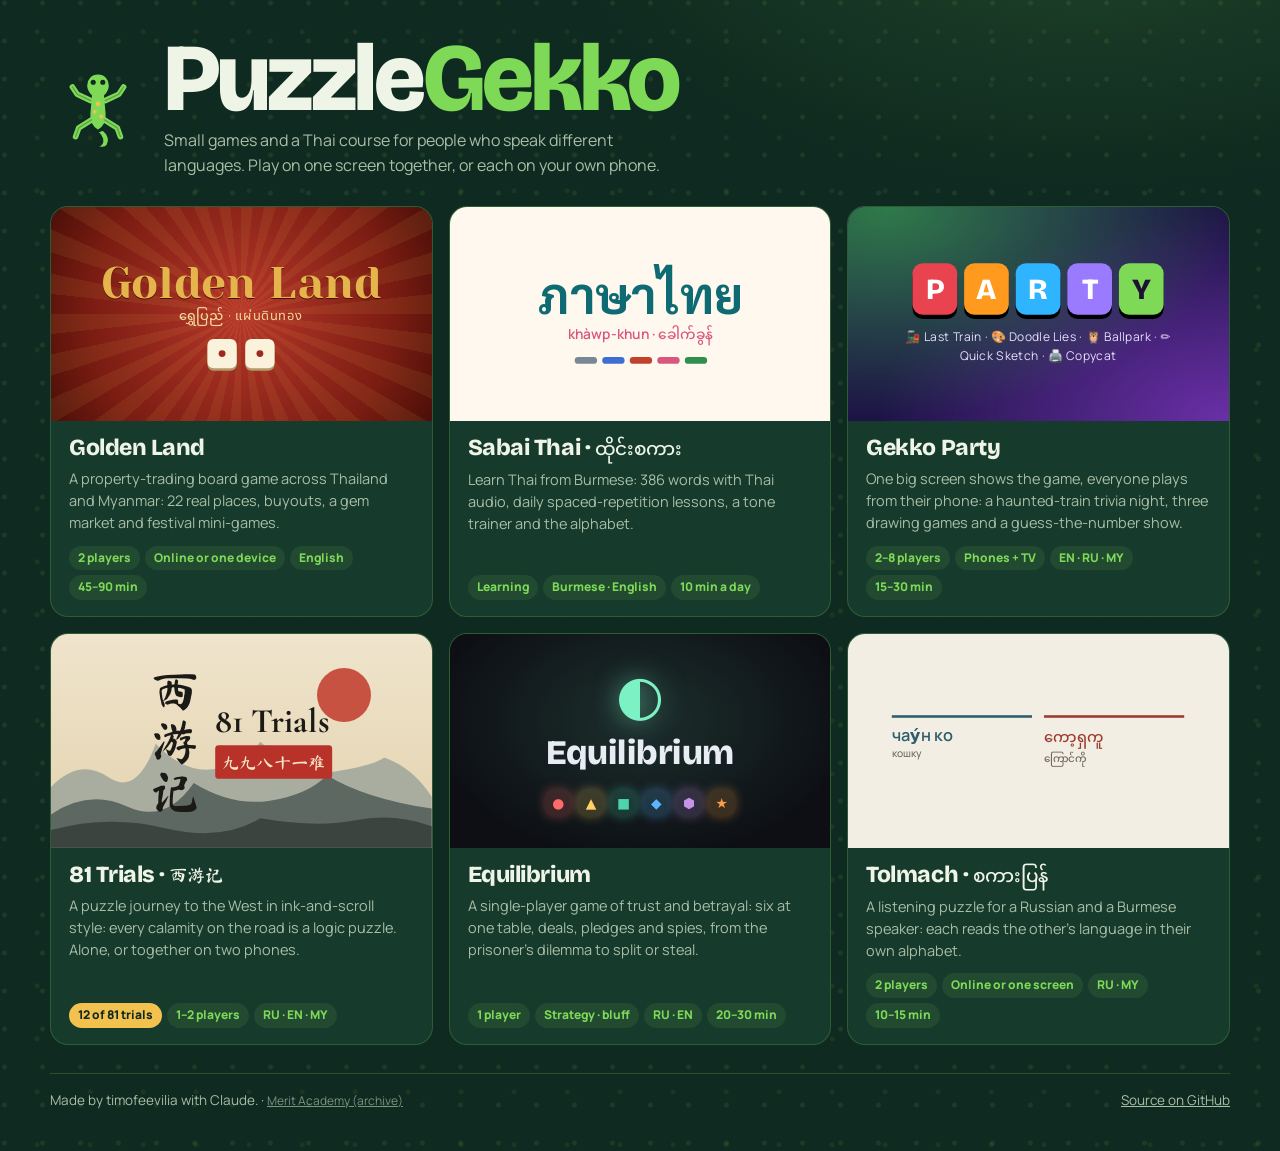
<file: index.html>
<!doctype html>
<html lang="en">
<head>
<meta charset="utf-8">
<meta name="viewport" content="width=device-width,initial-scale=1,viewport-fit=cover">
<title>PuzzleGekko</title>
<link rel="icon" href="favicon.svg" type="image/svg+xml">
<link rel="icon" href="favicon-32.png" sizes="32x32" type="image/png">
<link rel="apple-touch-icon" href="apple-touch-icon.png">
<meta name="description" content="Small games for two and for groups: a property game set in Thailand and Myanmar, party games for phones, a Thai course and a Russian–Burmese listening puzzle.">
<link rel="preconnect" href="https://fonts.googleapis.com">
<link rel="stylesheet" href="https://fonts.googleapis.com/css2?family=Playfair+Display:wght@800&family=Ma+Shan+Zheng&family=Cormorant+Garamond:wght@700&family=Bricolage+Grotesque:opsz,wght@12..96,500;12..96,800&family=Manrope:wght@400;600;800&family=Noto+Sans+Myanmar:wght@500&family=Noto+Sans+Thai:wght@500&family=Sarabun:wght@700&display=swap">
<style>
/* Layout: a big wordmark with a gecko, then a grid of tiles, each showing a slice of that game's own look. */
:root{
  --leaf:#0f2a20;      /* page ground, rainforest night */
  --leaf-2:#163a2c;    /* raised surfaces */
  --skin:#7ed957;      /* gecko green accent */
  --spot:#f2c14e;      /* gecko spots */
  --ink:#eef4e6;
  --ink-dim:#a9bea6;
  --line:rgba(126,217,87,.22);
  --display:"Bricolage Grotesque", "Arial Rounded MT Bold", system-ui, sans-serif;
  --body:"Manrope", system-ui, -apple-system, "Segoe UI", sans-serif;
  color-scheme:dark;
}
*{box-sizing:border-box}
html,body{background:var(--leaf);color:var(--ink)}
body{margin:0;font-family:var(--body);font-size:16px;line-height:1.55;min-height:100%;
  padding-left:max(16px,env(safe-area-inset-left,0px));padding-right:max(16px,env(safe-area-inset-right,0px));padding-block:max(24px,env(safe-area-inset-top,0px)) 40px;
  background:
    radial-gradient(circle at 12% 8%, rgba(126,217,87,.10) 0 2px, transparent 3px) 0 0/38px 38px,
    radial-gradient(circle at 70% 60%, rgba(242,193,78,.07) 0 2px, transparent 3px) 0 0/53px 53px,
    radial-gradient(900px 500px at 85% -10%, rgba(126,217,87,.16), transparent 60%),
    var(--leaf)}
a{color:inherit}
:focus-visible{outline:2px solid var(--spot);outline-offset:3px;border-radius:6px}
.wrap{max-width:1180px;margin:0 auto;display:flex;flex-direction:column;gap:28px}
header{display:flex;align-items:center;gap:18px;flex-wrap:wrap;padding-top:12px}
.gecko{width:clamp(64px,12vw,96px);height:auto;flex:none;animation:wiggle 6s ease-in-out infinite;transform-origin:50% 60%}
@keyframes wiggle{0%,86%,100%{transform:rotate(0)}90%{transform:rotate(-6deg)}94%{transform:rotate(5deg)}}
h1{font-family:var(--display);font-weight:800;font-size:clamp(44px,9vw,96px);line-height:.9;margin:0;letter-spacing:-.03em}
h1 span{color:var(--skin)}
.tag{margin:6px 0 0;color:var(--ink-dim);max-width:52ch;text-wrap:balance}
.games{display:grid;gap:16px;grid-template-columns:repeat(auto-fill,minmax(min(100%,320px),1fr))}
.game{display:flex;flex-direction:column;border-radius:18px;overflow:hidden;text-decoration:none;
  border:1px solid var(--line);background:var(--leaf-2);transition:transform .15s, border-color .15s}
.game:hover{transform:translateY(-3px);border-color:rgba(126,217,87,.55)}
.art{aspect-ratio:16/9;position:relative;display:grid;place-items:center;padding:16px;overflow:hidden;container-type:size}
.art>.t,.art>.two{transform:scale(var(--s,.86))}
.info{padding:14px 18px 16px;display:flex;flex-direction:column;gap:8px;min-width:0;flex:1}
.info h2{font-family:var(--display);font-weight:800;font-size:23px;line-height:1.1;margin:0;letter-spacing:-.02em}
.info p{margin:0;color:var(--ink-dim);font-size:14.5px;line-height:1.5}
.facts{display:flex;flex-wrap:wrap;gap:5px;margin-top:auto;padding-top:4px}
.facts span{font-size:12px;font-weight:800;padding:3px 9px;border-radius:99px;background:rgba(126,217,87,.1);color:var(--skin)}
.facts .new{background:var(--spot);color:var(--leaf)}
/* phones: two narrow tiles per row, art and title first */
@media (max-width:620px){
  .games{grid-template-columns:1fr 1fr;gap:10px}
  .game{border-radius:14px}
  .art{aspect-ratio:4/3;padding:8px}
  .game .art>.t,.game .art>.two{position:absolute;left:50%;top:50%;width:330px;max-width:none;transform:translate(-50%,-50%) scale(.5)}
  .info{padding:10px 11px 12px;gap:5px}
  .info h2{font-size:16.5px}
  .info p{font-size:12.5px;line-height:1.4;display:-webkit-box;-webkit-line-clamp:4;-webkit-box-orient:vertical;overflow:hidden}
  .facts span{font-size:10.5px;padding:2px 7px}
  .facts span:nth-child(n+3){display:none}
}
/* Golden Land slice: lacquer board corner */
.gl{background:radial-gradient(circle at 50% 50%,#b8382a,#7a1c12 70%,#4a0f08)}
.gl::before{content:"";position:absolute;inset:-40%;background:repeating-conic-gradient(rgba(230,180,76,.09) 0 6deg,transparent 6deg 12deg)}
.gl .t{position:relative;text-align:center}
.gl .t b{display:block;font-family:"Yeseva One",Georgia,serif;font-weight:400;font-size:clamp(34px,6vw,52px);color:#e6b44c;text-shadow:0 2px 0 #4a0f08;line-height:1}
.gl .t i{font-style:normal;color:#f3d79a;font-size:15px;letter-spacing:.06em}
.gl .t i .mm{font-family:"Noto Sans Myanmar",sans-serif} .gl .t i .th{font-family:"Noto Sans Thai",sans-serif}
.gl .dice{display:flex;gap:10px;justify-content:center;margin-top:14px}
.gl .dice i{width:34px;height:34px;border-radius:7px;background:#fbf2dc;display:grid;place-items:center;box-shadow:0 3px 0 #b49a6a}
.gl .dice i::after{content:"";width:8px;height:8px;border-radius:50%;background:#9e2a1f}
/* Sabai Thai slice: Thai script and the five tone colours */
.st{background:#fff8ef;color:#20262c}
.st .t{text-align:center}
.st .thx{display:block;font-family:"Sarabun","Noto Sans Thai",sans-serif;font-weight:700;font-size:clamp(40px,7vw,58px);color:#0e6b74;line-height:1.2}
.st .t>i{font-style:normal;color:#d9577f;font-weight:600}
.st .tones{display:flex;gap:6px;justify-content:center;margin-top:12px}
.st .tones i{width:26px;height:8px;border-radius:99px;background:var(--c)}
/* Gekko Party slice: room-code tiles on a night-party gradient */
.gp{background:radial-gradient(500px 300px at 10% 0%,#2f7a4a,transparent 70%),radial-gradient(500px 300px at 100% 100%,#6b2fa8,transparent 70%),#1d1446}
.gp .t{text-align:center}
.gp .tiles{display:flex;gap:8px;justify-content:center}
.gp .tiles i{width:52px;height:60px;border-radius:12px;display:grid;place-items:center;font:800 34px var(--display);font-style:normal;color:#fff;box-shadow:0 5px 0 #000}
.gp small{display:block;margin-top:14px;color:#e8defc;font-size:14px;letter-spacing:.04em}
/* Equilibrium slice: six neon sigils around a half-lit circle */
.eq{background:radial-gradient(300px 200px at 50% 40%,rgba(124,242,196,.14),transparent 70%),#0d0f14}
.eq .t{text-align:center;color:#e8ecf3}
.eq .t>b{display:block;font-size:64px;line-height:1;color:#7cf2c4;text-shadow:0 0 30px rgba(124,242,196,.5)}
.eq .t>span{display:block;font-family:var(--display);font-weight:800;font-size:clamp(28px,4.6vw,40px);margin:6px 0 12px}
.eq .seats{display:flex;gap:8px;justify-content:center}
.eq .seats i{font-style:normal;width:30px;height:30px;border-radius:8px;display:grid;place-items:center;color:var(--c);background:color-mix(in srgb,var(--c) 18%,transparent);box-shadow:0 0 12px color-mix(in srgb,var(--c) 40%,transparent)}
/* 81 Trials slice: ink mountains on rice paper with red seals */
.xy{background:linear-gradient(#efe4cc,#e3d2ae)}
.xy .hills{position:absolute;left:0;right:0;bottom:0;width:100%;height:55%}
.xy .sun{position:absolute;right:16%;top:16%;width:54px;height:54px;border-radius:50%;background:#c23a2b;opacity:.85}
.xy .t{position:relative;display:flex;align-items:center;gap:18px;color:#1b1a17}
.xy .v{writing-mode:vertical-rl;font-family:"Ma Shan Zheng",serif;font-size:58px;line-height:1}
.xy .r{display:flex;flex-direction:column;gap:8px;align-items:flex-start}
.xy .r b{font-family:"Cormorant Garamond",Georgia,serif;font-size:clamp(28px,4.4vw,40px);font-weight:700;line-height:1}
.xy .r span{background:#b8322a;color:#f6e7c8;font-family:"Ma Shan Zheng",serif;font-size:20px;padding:4px 8px;border-radius:4px}
/* Merit Academy slice: a gold crest on navy, with a red exam stamp */
.ma{background:radial-gradient(400px 260px at 70% 0%,rgba(201,162,39,.18),transparent 70%),#0f1424}
.ma .t{text-align:center;color:#eae6da;position:relative}
.ma svg{width:64px;height:auto}
.ma b{display:block;font-family:"Playfair Display",Georgia,serif;font-size:clamp(30px,5vw,42px);font-weight:800;margin-top:6px}
.ma small{display:block;color:#c9c4b6;font-size:13px;letter-spacing:.18em;text-transform:uppercase}
.ma .stampx{position:absolute;right:-30px;top:-6px;border:3px solid #b3261e;color:#b3261e;font-weight:800;font-size:13px;padding:2px 8px;transform:rotate(12deg);letter-spacing:.1em}
/* Tolmach slice: two alphabets on paper */
.tm{background:#f2eee4;color:#20221d}
.tm .two{display:grid;grid-template-columns:1fr 1fr;gap:14px;width:100%;max-width:340px}
.tm .two div{border-top:3px solid;padding-top:8px;font-weight:600;font-size:19px;line-height:1.35}
.tm .two div:first-child{border-color:#2e5e6b;color:#2e5e6b}
.tm .two div:last-child{border-color:#9c3b2e;color:#9c3b2e;font-family:"Noto Sans Myanmar",sans-serif;font-weight:500;font-size:17px;line-height:1.9}
.tm small{display:block;font-size:12px;color:#6f6a5c;font-weight:500;font-family:"Manrope",sans-serif;line-height:1.4}
.mm{font-family:"Noto Sans Myanmar","Myanmar Text","Padauk",sans-serif;font-weight:500}
.info h2 .mm{font-size:.8em}
.tm small.mm{font-family:"Noto Sans Myanmar",sans-serif}
footer .small{font-size:12px;opacity:.7}
footer{color:var(--ink-dim);font-size:13.5px;display:flex;gap:14px;flex-wrap:wrap;justify-content:space-between;border-top:1px solid var(--line);padding-top:16px}
@media (prefers-reduced-motion:reduce){*{animation:none!important;transition:none!important}}
</style>
<link rel="stylesheet" href="https://fonts.googleapis.com/css2?family=Yeseva+One&display=swap">
</head>
<body>
<div class="wrap">
  <header>
    <svg class="gecko" viewBox="0 0 120 120" aria-hidden="true">
      <g fill="#7ed957" stroke="#0f2a20" stroke-width="3" stroke-linejoin="round">
        <path d="M60 18c9 0 15 7 15 15 0 6-3 10-6 13l2 22c1 9-3 18-11 22-8-4-12-13-11-22l2-22c-3-3-6-7-6-13 0-8 6-15 15-15z"/>
        <path d="M66 88c8 6 10 14 6 20-3 4-10 4-13 1 4-1 7-4 6-9-1-4-4-7-6-9z"/>
        <path d="M51 52 34 44l-6-9M69 52l17-8 6-9M52 76l-16 10-4 11M68 76l16 10 4 11" fill="none" stroke="#7ed957" stroke-width="7" stroke-linecap="round"/>
        <path d="M51 52 34 44l-6-9M69 52l17-8 6-9M52 76l-16 10-4 11M68 76l16 10 4 11" fill="none" stroke="#0f2a20" stroke-width="1.5" stroke-linecap="round" opacity=".35"/>
      </g>
      <circle cx="54" cy="29" r="3.2" fill="#0f2a20"/><circle cx="66" cy="29" r="3.2" fill="#0f2a20"/>
      <circle cx="60" cy="56" r="3" fill="#f2c14e"/><circle cx="56" cy="66" r="2.4" fill="#f2c14e"/><circle cx="64" cy="72" r="2.6" fill="#f2c14e"/>
    </svg>
    <div>
      <h1>Puzzle<span>Gekko</span></h1>
      <p class="tag">Small games and a Thai course for people who speak different languages. Play on one screen together, or each on your own phone.</p>
    </div>
  </header>

  <main class="games">
    <a class="game" href="golden-land/">
      <div class="art gl"><div class="t"><b>Golden Land</b><i><span class="mm">ရွှေပြည်</span> · <span class="th">แผ่นดินทอง</span></i><div class="dice"><i></i><i></i></div></div></div>
      <div class="info">
        <h2>Golden Land</h2>
        <p>A property-trading board game across Thailand and Myanmar: 22 real places, buyouts, a gem market and festival mini-games.</p>
        <div class="facts"><span>2 players</span><span>Online or one device</span><span>English</span><span>45–90 min</span></div>
      </div>
    </a>

    <a class="game" href="sabai-thai/">
      <div class="art st"><div class="t"><b class="thx">ภาษาไทย</b><i>khàwp-khun · <span class="mm">ခေါက်ခွန်</span></i><div class="tones"><i style="--c:#7a8794"></i><i style="--c:#3b6fd1"></i><i style="--c:#c2412d"></i><i style="--c:#d9577f"></i><i style="--c:#2f8f4e"></i></div></div></div>
      <div class="info">
        <h2>Sabai Thai · <span class="mm">ထိုင်းစကား</span></h2>
        <p>Learn Thai from Burmese: 386 words with Thai audio, daily spaced-repetition lessons, a tone trainer and the alphabet.</p>
        <div class="facts"><span>Learning</span><span>Burmese · English</span><span>10 min a day</span></div>
      </div>
    </a>

    <a class="game" href="party/">
      <div class="art gp"><div class="t"><div class="tiles"><i style="background:#e8434f">P</i><i style="background:#ff9a1f">A</i><i style="background:#2fb5ff">R</i><i style="background:#9a7bff">T</i><i style="background:#7ed957;color:#1d1233">Y</i></div><small>🚂 Last Train · 🎨 Doodle Lies · 🦉 Ballpark · ✏️ Quick Sketch · 🖨️ Copycat</small></div></div>
      <div class="info">
        <h2>Gekko Party</h2>
        <p>One big screen shows the game, everyone plays from their phone: a haunted-train trivia night, three drawing games and a guess-the-number show.</p>
        <div class="facts"><span>2–8 players</span><span>Phones + TV</span><span>EN · RU · MY</span><span>15–30 min</span></div>
      </div>
    </a>

    <a class="game" href="journey/">
      <div class="art xy"><i class="sun"></i><svg class="hills" viewBox="0 0 400 120" preserveAspectRatio="none" aria-hidden="true"><path d="M0 120V58q30-30 60-10t50-34q30 30 60 26t50-28q40 36 80 30t50-14q30 10 50 40v52z" fill="#9aa39a" opacity=".8"/><path d="M0 120V86q40-26 80-8t70-24q40 24 80 18t60-26q40 24 110 34v40z" fill="#5d6862"/><path d="M0 120v-18q60-16 120-2t100-10q60 10 100 2t80 6v22z" fill="#3b443f"/></svg><div class="t"><span class="v">西游记</span><div class="r"><b>81 Trials</b><span>九九八十一难</span></div></div></div>
      <div class="info">
        <h2>81 Trials · <span class="mm" style="font-family:'Ma Shan Zheng',serif">西游记</span></h2>
        <p>A puzzle journey to the West in ink-and-scroll style: every calamity on the road is a logic puzzle. Alone, or together on two phones.</p>
        <div class="facts"><span class="new">12 of 81 trials</span><span>1–2 players</span><span>RU · EN · MY</span></div>
      </div>
    </a>

    <a class="game" href="equilibrium/">
      <div class="art eq"><div class="t"><b>◐</b><span>Equilibrium</span><div class="seats"><i style="--c:#ff6b6b">●</i><i style="--c:#ffd166">▲</i><i style="--c:#4dd4ac">■</i><i style="--c:#5eb5ff">◆</i><i style="--c:#c792ea">⬢</i><i style="--c:#ff9f43">★</i></div></div></div>
      <div class="info">
        <h2>Equilibrium</h2>
        <p>A single-player game of trust and betrayal: six at one table, deals, pledges and spies, from the prisoner's dilemma to split or steal.</p>
        <div class="facts"><span>1 player</span><span>Strategy · bluff</span><span>RU · EN</span><span>20–30 min</span></div>
      </div>
    </a>

    <a class="game" href="tolmach/">
      <div class="art tm"><div class="two"><div>чау́н ко<small>кошку</small></div><div>ကော့ရှကူ<small class="mm">ကြောင်ကို</small></div></div></div>
      <div class="info">
        <h2>Tolmach · <span class="mm">စကားပြန်</span></h2>
        <p>A listening puzzle for a Russian and a Burmese speaker: each reads the other's language in their own alphabet.</p>
        <div class="facts"><span>2 players</span><span>Online or one screen</span><span>RU · MY</span><span>10–15 min</span></div>
      </div>
    </a>
  </main>

  <footer>
    <span>Made by timofeevilia with Claude. · <a href="merit/" class="small">Merit Academy (archive)</a></span>
    <a href="https://github.com/timofeevilia/PuzzleGekko">Source on GitHub</a>
  </footer>
</div>
</body>
</html>
</file>
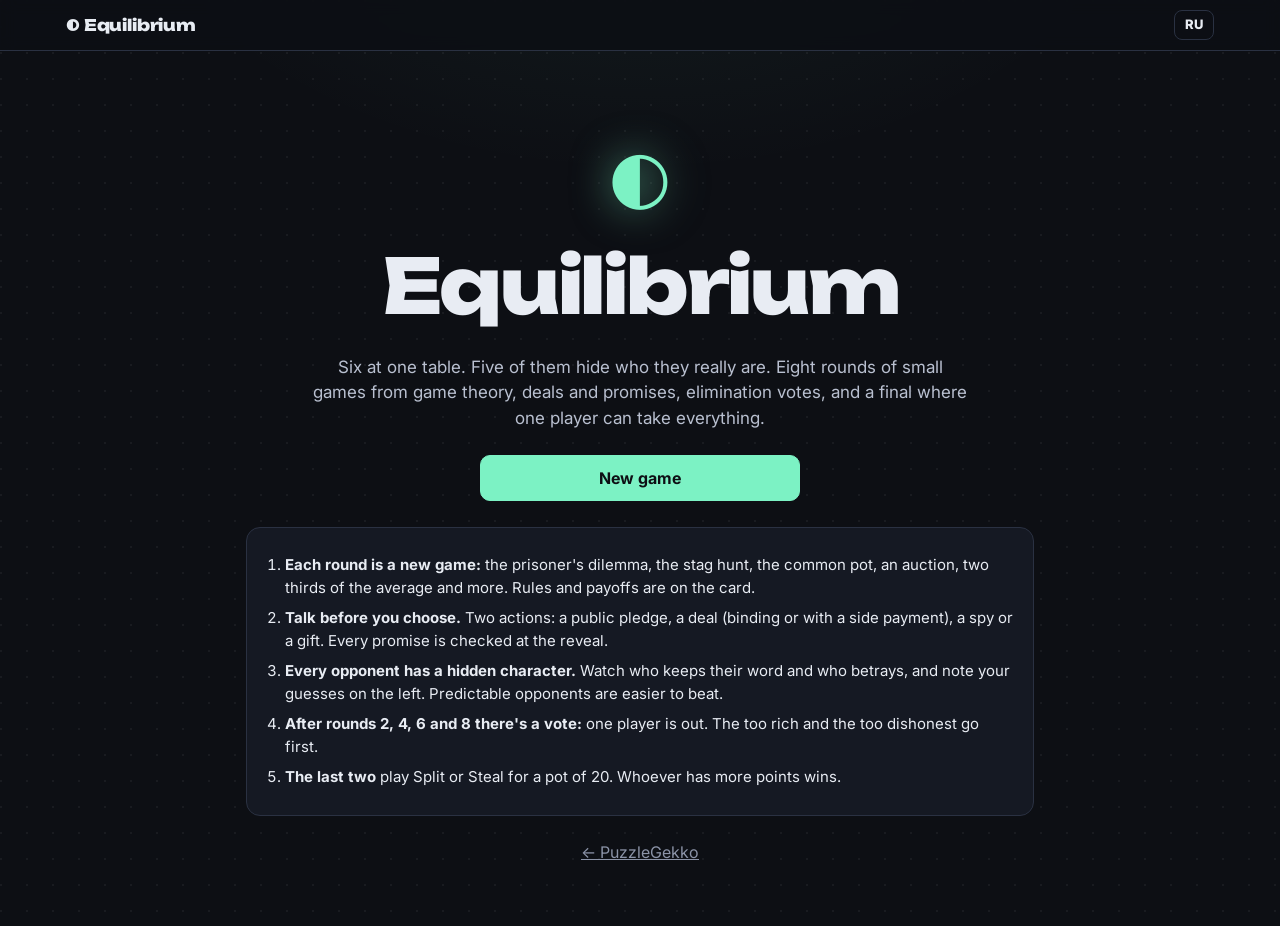
<file: equilibrium/index.html>
<!doctype html>
<html lang="en">
<head>
<meta charset="utf-8">
<meta name="viewport" content="width=device-width,initial-scale=1,viewport-fit=cover">
<title>Equilibrium</title>
<link rel="icon" href="../favicon.svg" type="image/svg+xml">
<link rel="icon" href="../favicon-32.png" sizes="32x32" type="image/png">
<link rel="apple-touch-icon" href="../apple-touch-icon.png">
<meta name="description" content="A single-player game of trust and betrayal: six players, hidden characters, prisoner's dilemmas, deals, votes and a final split or steal.">
<meta name="theme-color" content="#0d0f14">
<link rel="preconnect" href="https://fonts.googleapis.com">
<link rel="preconnect" href="https://fonts.gstatic.com" crossorigin>
<link rel="stylesheet" href="https://fonts.googleapis.com/css2?family=Unbounded:wght@500;800&family=Inter:wght@400;600;800&family=JetBrains+Mono:wght@500;800&display=swap">
<link rel="stylesheet" href="style.css">
</head>
<body>
<div id="app"></div>
<noscript>Equilibrium needs JavaScript.</noscript>
<script type="module" src="game.js"></script>
</body>
</html>
</file>
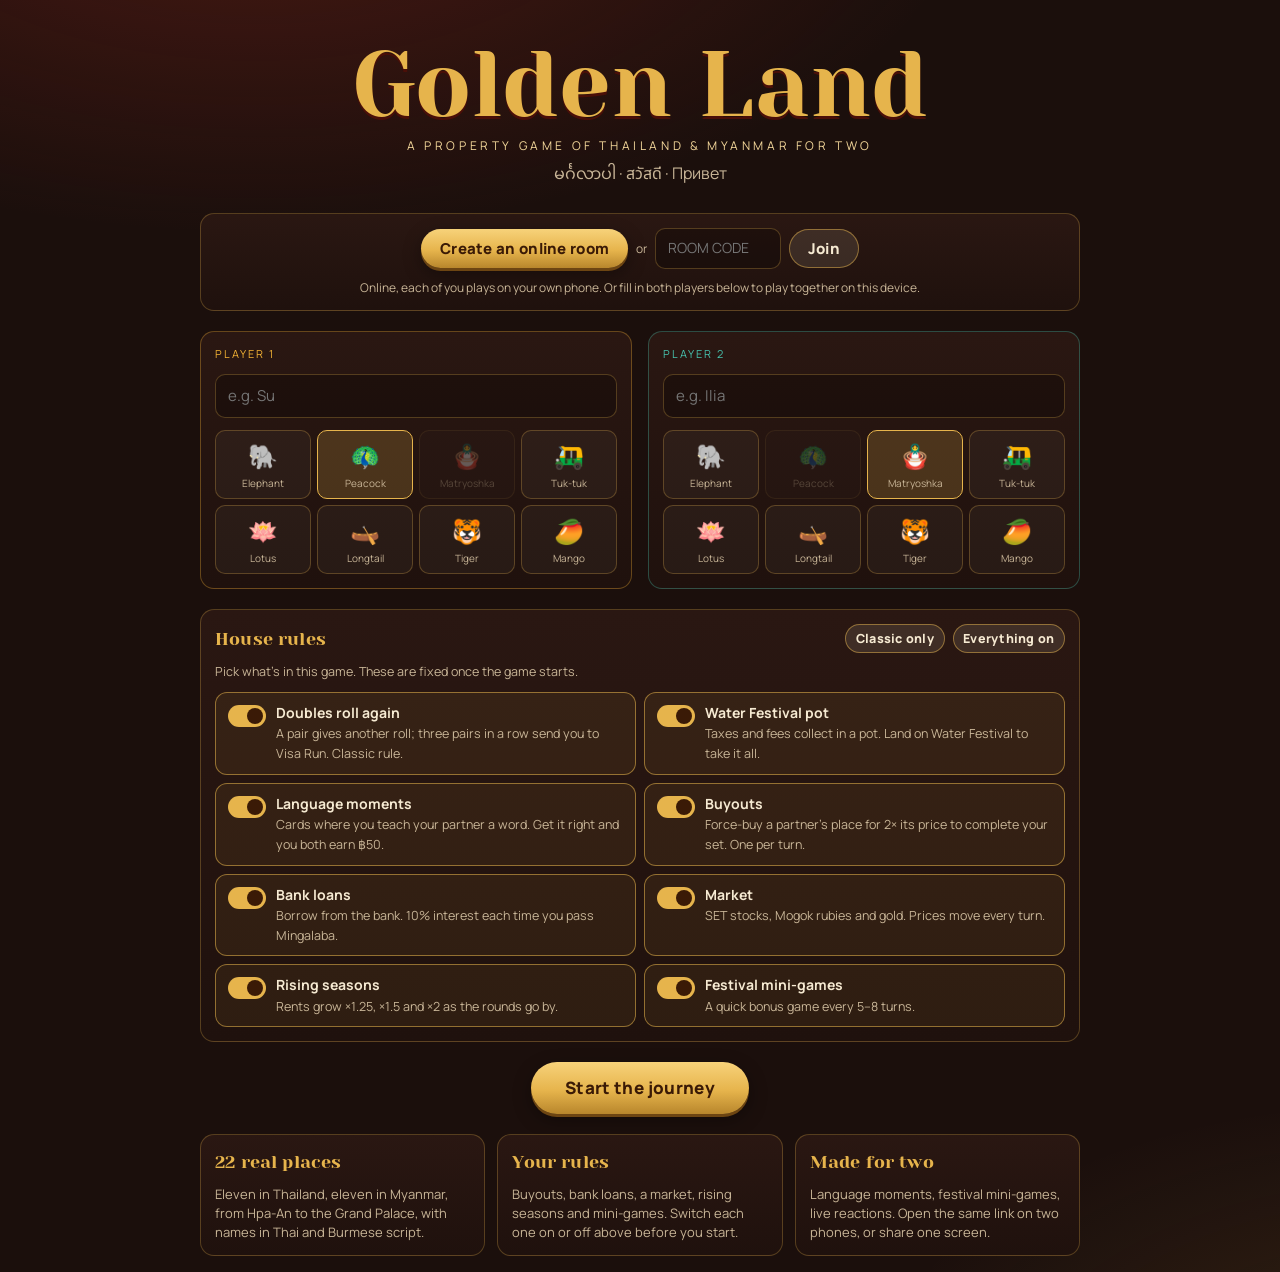
<file: golden-land/index.html>
<!doctype html>
<html lang="en">
<meta charset="utf-8">
<meta name="viewport" content="width=device-width,initial-scale=1,viewport-fit=cover">
<title>Golden Land</title>
<link rel="icon" href="../favicon.svg" type="image/svg+xml">
<link rel="icon" href="../favicon-32.png" sizes="32x32" type="image/png">
<link rel="apple-touch-icon" href="../apple-touch-icon.png">
<meta name="claude:viewport-fit-sides" content="cover">
<link rel="preconnect" href="https://fonts.googleapis.com">
<link rel="stylesheet" href="https://fonts.googleapis.com/css2?family=Yeseva+One&family=Manrope:wght@400;600;800&family=Noto+Sans+Thai:wght@500&family=Noto+Sans+Myanmar:wght@500&display=swap">
<style>
/* Layout: a lacquerware board (13-unit grid, saa-paper cells, all text upright) on the left; a teak control panel on the right with the turn actions first. Stacks on phones. */
:root{
  --lacquer:#1b0f0c;      /* page ground, black lacquer */
  --lacquer-2:#2a1712;    /* raised panels */
  --vermilion:#9e2a1f;    /* board centre */
  --gold:#e6b44c;         /* gold leaf accent */
  --gold-soft:#c99a3c;
  --paper:#f4e8cf;        /* saa paper cells */
  --paper-ink:#2b1b12;
  --ink:#f6ead2;          /* text on lacquer */
  --ink-dim:#c8b597;
  --line:rgba(230,180,76,.28);
  --good:#7fd17a; --bad:#ff7a6b;
  --display:"Yeseva One", Georgia, "Times New Roman", serif;
  --body:"Manrope", system-ui, -apple-system, "Segoe UI", sans-serif;
  --thai:"Noto Sans Thai", "Leelawadee UI", Tahoma, sans-serif;
  --mm:"Noto Sans Myanmar", "Myanmar Text", "Padauk", sans-serif;
  color-scheme:dark;
}
html,body{background:var(--lacquer);color:var(--ink)}
body{font-family:var(--body);font-size:14px;line-height:1.45;margin:0;
  padding-left:max(16px,env(safe-area-inset-left,0px));padding-right:max(16px,env(safe-area-inset-right,0px));padding-block:16px;
  background:
    radial-gradient(1200px 600px at 20% -10%, rgba(158,42,31,.35), transparent 60%),
    radial-gradient(900px 500px at 110% 110%, rgba(230,180,76,.12), transparent 60%),
    var(--lacquer);
  min-height:100%;}
*{box-sizing:border-box}
[hidden]{display:none!important}
button{font:inherit;cursor:pointer}
button:focus-visible,input:focus-visible,select:focus-visible,summary:focus-visible{outline:2px solid var(--gold);outline-offset:2px}
.app{max-width:1440px;margin:0 auto;display:grid;grid-template-columns:minmax(0,1fr) 380px;gap:20px;align-items:start}
@media (max-width:980px){.app{grid-template-columns:minmax(0,1fr)}}

/* ---------- board ---------- */
.board-wrap{position:relative;width:100%;max-width:min(1000px, calc(100vh - 32px));margin:0 auto}
@media (max-width:980px){.board-wrap{max-width:100%}}
.board{position:relative;aspect-ratio:1/1;width:100%;max-width:100%;display:grid;
  grid-template-columns:2fr repeat(9,1fr) 2fr;grid-template-rows:2fr repeat(9,1fr) 2fr;
  gap:2px;padding:2px;background:linear-gradient(135deg,#7a5a22,var(--gold),#7a5a22);border-radius:10px;
  box-shadow:0 30px 80px rgba(0,0,0,.6), inset 0 0 0 1px rgba(255,255,255,.15);container-type:inline-size}
.cell{position:relative;background:var(--paper);color:var(--paper-ink);overflow:hidden;display:flex;cursor:pointer;
  border:none;padding:0;text-align:center;min-width:0;min-height:0;transition:filter .15s}
.cell:hover{filter:brightness(1.06)}
.side-bottom{flex-direction:column}
.side-top{flex-direction:column-reverse}
.side-left{flex-direction:row-reverse}
.side-right{flex-direction:row}
.cell.corner{flex-direction:column}
.cell .band{flex:0 0 19%;position:relative}
.cell .nm{flex:1;display:flex;flex-direction:column;align-items:center;justify-content:center;padding:2px 3px;gap:2px;min-height:0;min-width:0}
.side-left .nm,.side-right .nm{flex-direction:row;justify-content:flex-start;text-align:left;gap:.6cqw;padding:2px .7cqw}
.side-left .tx,.side-right .tx{min-width:0}
.side-left .band,.side-right .band{flex-basis:14%}
.side-left .ic,.side-right .ic{font-size:clamp(10px,2.5cqw,26px)}
.cell .t{font-weight:800;font-size:clamp(6px,1.32cqw,13.5px);line-height:1.08;overflow-wrap:anywhere;hyphens:auto}
.cell .loc{font-size:clamp(6px,1.1cqw,11px);line-height:1.1;opacity:.75}
.cell .pr{font-size:clamp(6px,1.2cqw,12px);font-weight:800;font-variant-numeric:tabular-nums;color:#7a3b16;margin-top:1px}
.cell .ic{font-size:clamp(11px,3.3cqw,32px);line-height:1;flex:none}
.cell.corner .ic{font-size:clamp(18px,6.2cqw,58px)}
.cell.corner .t{font-size:clamp(7px,1.6cqw,16px)}
.cell .flag{position:absolute;width:clamp(7px,1.5cqw,15px);aspect-ratio:3/2;border-radius:1px;box-shadow:0 0 0 .5px rgba(0,0,0,.35)}
.side-bottom .flag,.side-right .flag{right:3px;bottom:5px}
.side-top .flag,.side-left .flag{left:3px;top:5px}
.flag.TH{background:linear-gradient(#a51931 0 16.6%,#f4f5f8 16.6% 33.3%,#2d2a4a 33.3% 66.6%,#f4f5f8 66.6% 83.3%,#a51931 83.3%)}
.flag.MM{background:linear-gradient(#fecb00 0 33.3%,#34b233 33.3% 66.6%,#ea2839 66.6%)}
.cell .own{position:absolute;pointer-events:none}
.side-bottom .own{inset:auto 0 0 0;height:clamp(3px,.7cqw,7px)}
.side-top .own{inset:0 0 auto 0;height:clamp(3px,.7cqw,7px)}
.side-left .own{inset:0 auto 0 0;width:clamp(3px,.7cqw,7px)}
.side-right .own{inset:0 0 0 auto;width:clamp(3px,.7cqw,7px)}
.cell .mort{position:absolute;inset:0;background:repeating-linear-gradient(45deg,rgba(40,20,10,.45) 0 4px,transparent 4px 9px);pointer-events:none}
.cell .huts{position:absolute;inset:0;display:flex;align-items:center;justify-content:center;gap:2px}
.side-left .huts,.side-right .huts{flex-direction:column}
.hut{width:clamp(4px,1.05cqw,10px);aspect-ratio:1;background:#fff;clip-path:polygon(50% 0,100% 45%,100% 100%,0 100%,0 45%)}
.resort{width:clamp(9px,2.1cqw,20px);aspect-ratio:1.3;background:#fff6dc;clip-path:polygon(50% 0,80% 30%,70% 30%,95% 60%,85% 60%,100% 100%,0 100%,15% 60%,5% 60%,30% 30%,20% 30%)}
.cell.hl{box-shadow:inset 0 0 0 3px var(--gold)}
.cell.can-build::after{content:"";position:absolute;inset:0;box-shadow:inset 0 0 0 3px #ffd76a;animation:glow 1.6s ease-in-out infinite;pointer-events:none}
@keyframes glow{50%{box-shadow:inset 0 0 0 3px rgba(255,215,106,.15)}}

.center{grid-column:2/11;grid-row:2/11;position:relative;border-radius:4px;overflow:hidden;
  background:
    repeating-conic-gradient(from 0deg at 50% 50%, rgba(230,180,76,.07) 0 6deg, transparent 6deg 12deg),
    radial-gradient(circle at 50% 50%, #b8382a 0, var(--vermilion) 45%, #5c140e 100%);
  display:flex;flex-direction:column;align-items:center;justify-content:center;gap:clamp(4px,1.5cqw,16px);padding:3cqw}
.center::before{content:"";position:absolute;inset:3%;border:1px solid rgba(230,180,76,.5);border-radius:50%;pointer-events:none}
.center::after{content:"";position:absolute;inset:7%;border:1px dashed rgba(230,180,76,.3);border-radius:50%;pointer-events:none}
.logo{text-align:center;position:relative;z-index:1}
.logo h1{font-family:var(--display);font-weight:400;color:var(--gold);margin:0;font-size:clamp(20px,6cqw,60px);line-height:.95;letter-spacing:.01em;text-shadow:0 2px 0 #4a0f08,0 0 24px rgba(230,180,76,.35)}
.logo .sub{font-size:clamp(7px,1.4cqw,13px);letter-spacing:.32em;text-transform:uppercase;color:#f3d79a;margin-top:.4em}
.logo .scripts{font-size:clamp(8px,1.6cqw,15px);color:#f3d79a;opacity:.85;margin-top:.2em}
.mm{font-family:var(--mm)} .th{font-family:var(--thai)}
.season{position:relative;z-index:1;font-size:clamp(8px,1.4cqw,13px);letter-spacing:.12em;text-transform:uppercase;color:#ffe6a8;background:rgba(0,0,0,.25);border:1px solid rgba(230,180,76,.4);border-radius:999px;padding:.25em .9em}
.status{position:relative;z-index:1;text-align:center;font-size:clamp(10px,1.8cqw,17px);color:#fff4dc;min-height:1.4em;max-width:90%}
.status b{color:var(--gold)}
.actions{position:relative;z-index:1;display:flex;flex-wrap:wrap;gap:clamp(4px,1cqw,10px);justify-content:center}
.btn{border:none;border-radius:999px;padding:.6em 1.25em;font-weight:800;letter-spacing:.02em;font-size:15px;
  background:linear-gradient(180deg,#f7d27a,var(--gold) 55%,#b8862c);color:#3a1a06;box-shadow:0 3px 0 #6d4512,0 6px 18px rgba(0,0,0,.35);transition:transform .08s}
.center .btn{font-size:clamp(11px,1.7cqw,16px)}
.btn:active{transform:translateY(2px);box-shadow:0 1px 0 #6d4512}
.btn.ghost{background:rgba(255,240,210,.1);color:var(--ink);box-shadow:inset 0 0 0 1px rgba(230,180,76,.5)}
.btn.danger{background:linear-gradient(180deg,#ff9b8a,#e0523f);color:#2a0703;box-shadow:0 3px 0 #6d1d12}
.btn:disabled{opacity:.4;cursor:not-allowed}
.btn.sm{font-size:12.5px;padding:.42em .85em;box-shadow:0 2px 0 #6d4512}
.btn.sm.ghost{box-shadow:inset 0 0 0 1px rgba(230,180,76,.5)}

/* dice */
.dice{display:flex;gap:clamp(8px,2.4cqw,22px);position:relative;z-index:1;perspective:600px}
.die{--s:clamp(28px,6.6cqw,64px);width:var(--s);height:var(--s);position:relative;transform-style:preserve-3d;transition:transform .9s cubic-bezier(.2,.8,.2,1)}
.face{position:absolute;inset:0;background:radial-gradient(circle at 30% 25%,#fffaf0,#efe0c0);border-radius:18%;
  box-shadow:inset 0 0 0 1px rgba(0,0,0,.12),inset 0 -3px 6px rgba(0,0,0,.12);display:grid;grid-template:repeat(3,1fr)/repeat(3,1fr);padding:14%}
.face i{width:72%;aspect-ratio:1;border-radius:50%;background:#7a1810;place-self:center;box-shadow:inset 0 1px 1px rgba(0,0,0,.5)}
.face.f1 i{background:#c8322b}
.f1{transform:translateZ(calc(var(--s)/2))}
.f6{transform:rotateY(180deg) translateZ(calc(var(--s)/2))}
.f2{transform:rotateY(90deg) translateZ(calc(var(--s)/2))}
.f5{transform:rotateY(-90deg) translateZ(calc(var(--s)/2))}
.f3{transform:rotateX(90deg) translateZ(calc(var(--s)/2))}
.f4{transform:rotateX(-90deg) translateZ(calc(var(--s)/2))}
.die.shake{animation:shake .5s ease-in-out}
@keyframes shake{0%,100%{translate:0 0}25%{translate:-3px -6px}50%{translate:3px 0}75%{translate:-2px -4px}}

/* tokens */
.tokens{position:absolute;inset:0;pointer-events:none}
.token{--ts:clamp(18px,4.4cqw,42px);position:absolute;width:var(--ts);height:var(--ts);margin:calc(var(--ts)/-2) 0 0 calc(var(--ts)/-2);
  border-radius:50%;display:grid;place-items:center;font-size:calc(var(--ts)*.58);
  background:radial-gradient(circle at 35% 30%,#fff7e0,var(--c) 70%);box-shadow:0 0 0 2px #2b1408,0 4px 10px rgba(0,0,0,.55);
  transition:left .16s ease-out, top .16s ease-out;z-index:3}
.token.hop{animation:hop .16s ease-out}
.token.turn::after{content:"";position:absolute;inset:-5px;border-radius:50%;border:2px solid var(--c);animation:pulse 1.4s infinite}
@keyframes hop{50%{translate:0 -35%}}
@keyframes pulse{0%{opacity:1;transform:scale(.9)}100%{opacity:0;transform:scale(1.35)}}
.float{position:absolute;font-size:clamp(22px,6cqw,48px);pointer-events:none;z-index:20;animation:floatup 2.4s ease-out forwards}
@keyframes floatup{0%{opacity:0;transform:translateY(20px) scale(.6)}15%{opacity:1;transform:translateY(0) scale(1.1)}100%{opacity:0;transform:translateY(-200px) scale(1)}}

/* ---------- side panel ---------- */
.panel{display:flex;flex-direction:column;gap:14px;min-width:0}
.card{background:linear-gradient(180deg,var(--lacquer-2),#1f110d);border:1px solid var(--line);border-radius:14px;padding:14px;min-width:0}
.card h2{font-family:var(--display);font-weight:400;font-size:18px;margin:0 0 10px;color:var(--gold);letter-spacing:.01em}
.card.turn{border-color:rgba(230,180,76,.6);box-shadow:0 0 0 1px rgba(230,180,76,.15),0 12px 40px rgba(0,0,0,.35)}
.turn-status{font-size:15px;margin-bottom:10px}
.turn-status b{color:var(--gold)}
.eyebrow{font-size:11px;letter-spacing:.18em;text-transform:uppercase;color:var(--ink-dim)}
.tabs{display:grid;grid-auto-columns:1fr;grid-auto-flow:column;gap:4px;margin:14px 0 10px;background:rgba(0,0,0,.25);border-radius:12px;padding:4px}
.tabs button{border:none;background:transparent;color:var(--ink-dim);font-weight:800;font-size:12.5px;padding:8px 2px;border-radius:9px;position:relative}
.tabs button[aria-selected="true"]{background:rgba(230,180,76,.18);color:var(--gold)}
.tabs .badge{position:absolute;top:2px;right:4px;min-width:16px;height:16px;border-radius:8px;background:#e8392b;color:#fff;font-size:10px;line-height:16px;padding:0 4px}
.tabpane{display:flex;flex-direction:column;gap:8px}
.item{display:grid;grid-template-columns:auto minmax(0,1fr) auto;gap:10px;align-items:center;padding:8px 10px;border-radius:10px;background:rgba(255,240,210,.04);border:1px solid rgba(230,180,76,.12)}
.item .sw{width:10px;height:30px;border-radius:3px}
.item .nm2{font-weight:800;font-size:13.5px;overflow:hidden;text-overflow:ellipsis;white-space:nowrap}
.item .sub2{font-size:12px;color:var(--ink-dim)}
.item .bts{display:flex;gap:4px;flex-wrap:wrap;justify-content:flex-end}
.note{font-size:12.5px;color:var(--ink-dim);line-height:1.5}
.note b{color:var(--ink)}
.spark{width:64px;height:24px;display:block}
.chg{font-size:11.5px;font-weight:800}
.chg.up{color:var(--good)} .chg.dn{color:var(--bad)}
.players{display:grid;gap:10px}
.pl{display:grid;grid-template-columns:auto 1fr auto;gap:10px;align-items:center;padding:10px;border-radius:12px;background:rgba(255,240,210,.04);border:1px solid transparent}
.pl.active{border-color:var(--c);background:color-mix(in srgb,var(--c) 12%,transparent)}
.pl .av{width:40px;height:40px;border-radius:50%;display:grid;place-items:center;font-size:22px;background:radial-gradient(circle at 35% 30%,#fff7e0,var(--c) 70%);box-shadow:0 0 0 2px #2b1408}
.pl .n{font-weight:800;font-size:15px;overflow:hidden;text-overflow:ellipsis;white-space:nowrap}
.pl .meta{font-size:12px;color:var(--ink-dim)}
.pl .cash{font-family:var(--display);font-size:22px;color:var(--gold);font-variant-numeric:tabular-nums;text-align:right}
.pl .nw{font-size:11px;color:var(--ink-dim);text-align:right;font-family:var(--body)}
.dot{display:inline-block;width:8px;height:8px;border-radius:50%;background:#665;margin-right:4px;vertical-align:middle}
.dot.on{background:var(--good);box-shadow:0 0 8px var(--good)}
.chips{display:flex;flex-wrap:wrap;gap:4px;margin-top:6px;grid-column:1/-1}
.chip{font-size:11px;padding:2px 7px;border-radius:999px;background:var(--g);color:#1a0d06;font-weight:800;border:none}
.chip.m{opacity:.45;text-decoration:line-through}
.react{display:flex;gap:6px;flex-wrap:wrap}
.react button{background:rgba(255,240,210,.06);border:1px solid var(--line);border-radius:10px;font-size:20px;padding:6px 9px;line-height:1}
.react button:hover{background:rgba(230,180,76,.15)}
.log{max-height:240px;overflow:auto;display:flex;flex-direction:column;gap:6px;font-size:13px;color:var(--ink-dim)}
.log div{padding-left:10px;border-left:2px solid var(--line)}
.log div:first-child{color:var(--ink);border-left-color:var(--gold)}
.row{display:flex;gap:8px;flex-wrap:wrap;align-items:center}
.small{font-size:12px;color:var(--ink-dim)}

/* ---------- modals ---------- */
.overlay{position:fixed;inset:0;background:rgba(10,4,2,.68);backdrop-filter:blur(3px);display:flex;align-items:center;justify-content:center;z-index:50;
  padding:max(16px,env(safe-area-inset-top,0px)) max(16px,env(safe-area-inset-right,0px)) max(16px,env(safe-area-inset-bottom,0px)) max(16px,env(safe-area-inset-left,0px));animation:fade .2s}
@keyframes fade{from{opacity:0}}
.modal{width:min(440px,100%);max-height:100%;overflow:auto;background:var(--paper);color:var(--paper-ink);border-radius:16px;box-shadow:0 30px 90px rgba(0,0,0,.7);animation:pop .28s cubic-bezier(.2,1.4,.4,1)}
@keyframes pop{from{transform:scale(.85) translateY(20px);opacity:0}}
.modal.dark{background:linear-gradient(180deg,var(--lacquer-2),#1a0e0a);color:var(--ink);border:1px solid var(--line)}
.deed-h{padding:16px 18px 14px;text-align:center;color:#1a0d06;position:relative}
.deed-h .k{font-size:11px;letter-spacing:.2em;text-transform:uppercase;opacity:.75}
.deed-h h3{font-family:var(--display);font-weight:400;font-size:26px;margin:4px 0 2px;line-height:1.05;text-wrap:balance}
.deed-h .lc{font-size:17px}
.lc.TH{font-family:var(--thai)} .lc.MM{font-family:var(--mm)}
.deed-b{padding:14px 18px 18px;display:flex;flex-direction:column;gap:12px}
.blurb{font-size:13.5px;line-height:1.5}
.rent{width:100%;border-collapse:collapse;color:inherit;font-size:13px;font-variant-numeric:tabular-nums}
.rent td{padding:3px 0;border-bottom:1px dashed rgba(43,27,18,.2)}
.rent td:last-child{text-align:right;font-weight:800}
.rent tr.cur td{color:#9e2a1f}
.mbtns{display:flex;gap:8px;flex-wrap:wrap;justify-content:flex-end}
.modal .btn.ghost{color:var(--paper-ink);background:rgba(43,27,18,.08);box-shadow:inset 0 0 0 1px rgba(43,27,18,.3)}
.modal.dark .btn.ghost{color:var(--ink);background:rgba(255,240,210,.08);box-shadow:inset 0 0 0 1px rgba(230,180,76,.5)}
.fortune{padding:26px 22px;text-align:center;display:flex;flex-direction:column;gap:12px;align-items:center}
.fortune .big{font-size:54px;line-height:1}
.fortune h3{font-family:var(--display);font-weight:400;font-size:22px;margin:0;color:#9e2a1f}
.fortune p{margin:0;font-size:16px;line-height:1.45;text-wrap:balance}
.hint{font-size:13px;background:rgba(43,27,18,.07);border-radius:10px;padding:10px 12px;text-align:left;width:100%}

/* mini-games */
.quiz-q{font-size:30px;line-height:1.3;padding:8px 0}
.opts{display:grid;grid-template-columns:1fr 1fr;gap:8px;width:100%}
.opts button{border:1px solid rgba(43,27,18,.25);background:#fffaf0;color:var(--paper-ink);border-radius:12px;padding:10px 8px;font-weight:800}
.opts button.ok{background:#bfe8b5;border-color:#4b9a3f}
.opts button.no{background:#f6c0b6;border-color:#c24a37}
.track{position:relative;width:100%;height:46px;border-radius:23px;background:linear-gradient(90deg,#e9d7b2,#f7ecd4,#e9d7b2);box-shadow:inset 0 2px 6px rgba(0,0,0,.2);overflow:hidden}
.track .zone{position:absolute;top:0;bottom:0;background:rgba(47,154,98,.45);border-left:2px solid #2f9a62;border-right:2px solid #2f9a62}
.track .ball{position:absolute;top:50%;width:34px;height:34px;margin:-17px 0 0 -17px;border-radius:50%;
  background:repeating-conic-gradient(#b07a2e 0 20deg,#e8c27a 20deg 40deg);box-shadow:0 2px 6px rgba(0,0,0,.4)}
.mines{display:flex;gap:12px;justify-content:center}
.mines button{width:84px;height:96px;border-radius:14px;border:2px solid #6b4a2e;background:linear-gradient(#5a3a22,#2b1a10);color:#fff;font-size:36px;display:grid;place-items:center}
.mines button.rv{background:linear-gradient(#f7ecd4,#e2cfa6);color:var(--paper-ink);font-size:13px;font-weight:800}
.mines button.rv span{font-size:34px;display:block}

/* setup */
.hr-list{display:grid;grid-template-columns:repeat(2,minmax(0,1fr));gap:8px}
@media (max-width:620px){.hr-list{grid-template-columns:minmax(0,1fr)}}
.hr{display:grid;grid-template-columns:auto minmax(0,1fr);gap:10px;align-items:start;padding:10px 12px;border-radius:12px;background:rgba(255,240,210,.04);border:1px solid rgba(230,180,76,.15);cursor:pointer}
.hr:has(input:checked){border-color:rgba(230,180,76,.55);background:rgba(230,180,76,.08)}
.hr input{appearance:none;width:38px;height:22px;border-radius:11px;background:#4a3a30;position:relative;margin:2px 0 0;cursor:pointer;transition:background .15s}
.hr input::after{content:"";position:absolute;top:3px;left:3px;width:16px;height:16px;border-radius:50%;background:#e9dcc4;transition:transform .15s}
.hr input:checked{background:var(--gold)}
.hr input:checked::after{transform:translateX(16px);background:#3a1a06}
.hr input:disabled{opacity:.5;cursor:not-allowed}
.hr b{display:block;font-size:14px}
.hr span{font-size:12.5px;color:var(--ink-dim)}
.rl-off{opacity:.45;text-decoration:line-through}
.setup{max-width:880px;margin:0 auto;display:flex;flex-direction:column;gap:20px}
.hero{text-align:center;padding:28px 0 6px}
.hero h1{font-family:var(--display);font-weight:400;color:var(--gold);font-size:clamp(44px,10vw,92px);margin:0;line-height:.9;text-shadow:0 3px 0 #4a0f08}
.hero .sub{letter-spacing:.3em;text-transform:uppercase;color:#f3d79a;font-size:12px;margin-top:10px}
.hero .scripts{margin-top:8px;color:var(--ink-dim);font-size:16px}
.seats{display:grid;grid-template-columns:repeat(2,minmax(0,1fr));gap:16px}
@media (max-width:620px){.seats{grid-template-columns:minmax(0,1fr)}}
.seat{display:flex;flex-direction:column;gap:12px}
.seat input{width:100%;padding:10px 12px;border-radius:10px;border:1px solid var(--line);background:rgba(0,0,0,.25);color:var(--ink);font:inherit;font-size:15px}
.tokpick{display:grid;grid-template-columns:repeat(4,1fr);gap:6px}
.tokpick button{font-size:24px;padding:8px 0;border-radius:10px;border:1px solid var(--line);background:rgba(255,240,210,.04);display:flex;flex-direction:column;align-items:center;gap:2px;color:var(--ink)}
.tokpick button span{font-size:10px;color:var(--ink-dim)}
.tokpick button[aria-pressed="true"]{background:rgba(230,180,76,.2);border-color:var(--gold)}
.tokpick button:disabled{opacity:.3}
.mode{display:flex;gap:8px;justify-content:center;flex-wrap:wrap}
.how{display:grid;grid-template-columns:repeat(3,minmax(0,1fr));gap:12px}
@media (max-width:720px){.how{grid-template-columns:minmax(0,1fr)}}
.how .card p{margin:0;color:var(--ink-dim);font-size:13px}
.tr-cols{display:grid;grid-template-columns:1fr 1fr;gap:10px}
.tr-cols label{display:flex;gap:6px;align-items:center;font-size:13px;padding:3px 0}
.tr-cols input[type=number]{width:100%;padding:6px 8px;border-radius:8px;border:1px solid rgba(43,27,18,.3);font:inherit;background:#fffaf0;color:var(--paper-ink)}
.linkbtn{border:none;background:none;padding:0;color:var(--gold);text-decoration:underline;font:inherit;font-size:inherit}
a.btn{text-decoration:none;display:inline-block}
.toast-wrap{position:fixed;left:50%;bottom:max(16px,env(safe-area-inset-bottom,0px));transform:translateX(-50%);display:flex;flex-direction:column;gap:6px;z-index:60;width:min(420px,calc(100% - 32px));pointer-events:none}
.toast{background:#2a1712;border:1px solid var(--gold-soft);color:var(--ink);padding:10px 14px;border-radius:12px;box-shadow:0 10px 30px rgba(0,0,0,.5);animation:pop .25s;font-size:14px}
@media (prefers-reduced-motion:reduce){*{animation:none!important;transition:none!important}}
</style>

<div id="root"></div>
<div class="toast-wrap" id="toasts"></div>

<script>
/* ================= DATA ================= */
const G = [ // color groups: name, colour, hut cost
  {n:"Teak",c:"#9a6a45",h:50},{n:"River Jade",c:"#86cfc6",h:50},{n:"Lotus",c:"#e683ad",h:100},{n:"Saffron",c:"#f08a24",h:100},
  {n:"Lacquer",c:"#d8392f",h:150},{n:"Gold Leaf",c:"#f1c232",h:150},{n:"Jade",c:"#2f9a62",h:200},{n:"Indigo",c:"#3550b0",h:200}];
const R = { // rent tables: base, 1..4 huts, resort
  a:[2,10,30,90,160,250],b:[4,20,60,180,320,450],c:[6,30,90,270,400,550],d:[8,40,100,300,450,600],e:[10,50,150,450,625,750],f:[12,60,180,500,700,900],
  g:[14,70,200,550,750,950],h:[16,80,220,600,800,1000],i:[18,90,250,700,875,1050],j:[20,100,300,750,925,1100],k:[22,110,330,800,975,1150],l:[24,120,360,850,1025,1200],
  m:[26,130,390,900,1100,1275],n:[28,150,450,1000,1200,1400],o:[35,175,500,1100,1300,1500],p:[50,200,600,1400,1700,2000]};
const P=(g,name,c,lc,price,r,ic,blurb)=>({t:"prop",g,name,c,lc,price,rent:R[r],ic,blurb});
const B = [
  {t:"go",name:"Mingalaba!",ic:"🙏",sub:"Collect ฿200"},
  P(0,"Hpa-An","MM","ဘားအံ",60,"a","⛰️","Limestone karsts, rice paddies and caves full of Buddhas in Kayin State."),
  {t:"merit",name:"Merit Box",ic:"🪷"},
  P(0,"Pai","TH","ปาย",60,"b","🏍️","A hippie mountain town three hundred and something curves from Chiang Mai."),
  {t:"tax",name:"Customs Duty",ic:"🧳",amt:200,sub:"Pay ฿200"},
  {t:"rail",name:"Yangon Circular Train",c:"MM",lc:"ရန်ကုန်မြို့ပတ်ရထား",price:200,ic:"🚂",blurb:"A three-hour loop around Yangon, with vendors selling snacks through the windows."},
  P(1,"Kalaw","MM","ကလော",100,"c","🌲","Hill station of pine trees, trekking trails and cool mornings on the Shan Plateau."),
  {t:"fortune",name:"Fortune Sticks",ic:"🎋"},
  P(1,"White Temple","TH","วัดร่องขุ่น",100,"c","🤍","Wat Rong Khun in Chiang Rai: white plaster and mirror glass, still being built."),
  P(1,"Ngapali Beach","MM","ငပလီ",120,"d","🏝️","Palm-lined Bay of Bengal beach where fishermen dry their catch on the sand."),
  {t:"jail",name:"Visa Run",ic:"🛂",sub:"Friendship Bridge"},
  P(2,"Ayutthaya","TH","อยุธยา",140,"e","🗿","The old Siamese capital, with a Buddha head wrapped in the roots of a fig tree."),
  {t:"util",name:"Thanaka Works",c:"MM",lc:"သနပ်ခါး",price:150,ic:"🌿",blurb:"Ground thanaka bark: Myanmar's sunscreen and make-up in one."},
  P(2,"Mandalay Hill","MM","မန္တလေးတောင်",140,"e","🌄","Climb 1,729 steps barefoot for a sunset over the royal city."),
  P(2,"Sukhothai","TH","สุโขทัย",160,"f","🪷","Birthplace of the Thai alphabet; lotus ponds and walking Buddhas."),
  {t:"rail",name:"BTS Skytrain",c:"TH",lc:"รถไฟฟ้าบีทีเอส",price:200,ic:"🚝",blurb:"Bangkok's elevated train, gliding over traffic from Mo Chit to Bang Wa."},
  P(3,"Inle Lake","MM","အင်းလေးကန်",180,"g","🛶","Leg-rowing Intha fishermen and floating tomato gardens."),
  {t:"merit",name:"Merit Box",ic:"🪷"},
  P(3,"Chiang Mai","TH","เชียงใหม่",180,"g","🏮","Moat-ringed old city and Yi Peng lanterns rising in November."),
  P(3,"Golden Rock","MM","ကျိုက်ထီးရိုး",200,"h","🪨","Kyaiktiyo: a gilded boulder balancing on the edge of a cliff, held by a hair of the Buddha."),
  {t:"park",name:"Water Festival",ic:"💦",sub:"Songkran · Thingyan"},
  P(4,"Mount Popa","MM","ပုပ္ပားတောင်",220,"i","🐒","Monastery on a volcanic plug, home of the 37 Nats and many cheeky monkeys."),
  {t:"fortune",name:"Fortune Sticks",ic:"🎋"},
  P(4,"Railay, Krabi","TH","ไร่เลย์",220,"i","🧗","Only reachable by longtail boat. Cliffs, climbers and sunset beers."),
  P(4,"Bagan","MM","ပုဂံ",240,"j","🎈","Over two thousand temples on a plain, best seen from a dawn balloon."),
  {t:"rail",name:"Gokteik Viaduct",c:"MM",lc:"ဂုတ်ထိပ်တံတား",price:200,ic:"🌉",blurb:"A 1901 railway bridge 100 metres above the Shan jungle. Hold on to your hat."},
  P(5,"Koh Samui","TH","เกาะสมุย",260,"k","🥥","Coconut island of the Gulf, with a Big Buddha and Full Moon neighbours."),
  P(5,"Mergui Islands","MM","မြိတ်ကျွန်းစု",260,"k","🐠","Eight hundred islands of the Myeik Archipelago, home to the sea-nomad Moken."),
  {t:"util",name:"Tuk-Tuk Co.",c:"TH",lc:"ตุ๊กตุ๊ก",price:150,ic:"🛺",blurb:"Three wheels, neon lights and a fare you agree on before you sit down."},
  P(5,"Phuket","TH","ภูเก็ต",280,"l","🌅","Sino-Portuguese old town, Andaman sunsets and Promthep Cape."),
  {t:"gojail",name:"Overstay!",ic:"⏰",sub:"Go to Visa Run"},
  P(6,"Chatuchak","TH","จตุจักร",300,"m","🛍️","Fifteen thousand stalls at the weekend market. You will get lost."),
  P(6,"Bogyoke Market","MM","ဗိုလ်ချုပ်ဈေး",300,"m","💎","Colonial-era Yangon bazaar for jade, longyi and lacquerware."),
  {t:"merit",name:"Merit Box",ic:"🪷"},
  P(6,"Wat Arun","TH","วัดอรุณ",320,"n","🌇","The Temple of Dawn, tiled in Chinese porcelain, glowing over the Chao Phraya."),
  {t:"rail",name:"Chao Phraya Boat",c:"TH",lc:"เรือด่วนเจ้าพระยา",price:200,ic:"⛴️",blurb:"The orange-flag express boat: the cheapest river cruise in Bangkok."},
  {t:"fortune",name:"Fortune Sticks",ic:"🎋"},
  P(7,"Grand Palace","TH","พระบรมมหาราชวัง",350,"o","👑","Home of the Emerald Buddha. Dress code applies: cover shoulders and knees."),
  {t:"tax",name:"Gold Leaf Offering",ic:"✨",amt:100,sub:"Pay ฿100"},
  P(7,"Shwedagon Pagoda","MM","ရွှေတိဂုံစေတီ",400,"p","🛕","99 metres of gold, crowned with thousands of diamonds. The heart of Yangon."),
];
const TOKENS=[["🐘","Elephant"],["🦚","Peacock"],["🪆","Matryoshka"],["🛺","Tuk-tuk"],["🪷","Lotus"],["🛶","Longtail"],["🐯","Tiger"],["🥭","Mango"]];
const COLORS=["#f2b134","#47c2ae"];

const CHALLENGES=[
  {q:"Teach your partner to say “I love you” in your language. They have one try.",
   h:'Burmese: <span class="mm">ချစ်တယ်</span> (chit-teh) · Russian: Я тебя люблю (ya tebya lyublyu) · Thai: <span class="th">ฉันรักคุณ</span> (chan rak khun)'},
  {q:"Say “thank you” in Burmese, Thai and Russian. All three.",
   h:'<span class="mm">ကျေးဇူးတင်ပါတယ်</span> (kyay-zu tin-ba-deh) · <span class="th">ขอบคุณ</span> (khop khun) · Спасибо (spasibo)'},
  {q:"Count from one to five in your partner's language.",
   h:'Burmese: tit, hnit, thoun, lay, nga · Russian: odin, dva, tri, chetyre, pyat · Thai: neung, song, sam, si, ha'},
  {q:"Name three dishes from your partner's country in 15 seconds.",
   h:'Myanmar: mohinga, tea leaf salad (lahpet thoke), shan noodles · Russia: borscht, pelmeni, blini · Thailand: som tam, khao soi, massaman'},
  {q:"Say “delicious” the way a local would.",
   h:'Burmese: <span class="mm">စားလို့ကောင်းတယ်</span> (sa lo kaung deh) · Thai: <span class="th">อร่อย</span> (aroi) · Russian: вкусно (fkusna)'},
];
const CARDS={
 fortune:[
  {x:"Advance to Mingalaba! Collect ฿200.",moveTo:0},
  {x:"Night bus to Bagan. Advance to Bagan.",moveTo:24},
  {x:"Pilgrimage season. Advance to Shwedagon Pagoda.",moveTo:39},
  {x:"Catch a songthaew to Chiang Mai.",moveTo:18},
  {x:"Ride the Gokteik Viaduct. If you pass Mingalaba, collect ฿200.",moveTo:25},
  {x:"Jump on the nearest train or boat. If someone owns it, pay double fare.",near:"rail"},
  {x:"Grab the nearest utility. If owned, pay ten times the dice.",near:"util"},
  {x:"Your tuk-tuk driver knows a “shortcut”. Go back 3 spaces.",back:3},
  {x:"You overstayed your visa. Go straight to Visa Run.",jail:1},
  {x:"Your Thai lottery ticket wins on the 16th. Collect ฿150.",cash:150},
  {x:"“The Grand Palace is closed today, sir.” You believed it. Pay ฿50.",cash:-50},
  {x:"A friend at the embassy. Get Out of Visa Run free.",goj:1},
  {x:"You treat your partner to a night market food tour. Pay them ฿50.",payOther:50},
  {x:"Monsoon leaks. Pay ฿25 per hut and ฿100 per resort.",repairs:[25,100]},
  {x:"Scooter without a helmet at a police checkpoint. Pay ฿20.",cash:-20},
  {x:"Your durian stall goes viral. Collect ฿100.",cash:100},
  {x:"Language moment!",challenge:1},
 ],
 merit:[
  {x:"Advance to Mingalaba! Collect ฿200.",moveTo:0},
  {x:"The ATM gave out double. Collect ฿200.",cash:200},
  {x:"Too much spicy som tam. Doctor's fee ฿50.",cash:-50},
  {x:"You sold your vintage longyi collection. Collect ฿50.",cash:50},
  {x:"Monks blessed your new home. Get Out of Visa Run free.",goj:1},
  {x:"Customs found 4 kg of durian in your bag. Go to Visa Run.",jail:1},
  {x:"It's your birthday! Your partner gives you ฿20.",getOther:20},
  {x:"Thingyan gift from an aunt in Yangon. Collect ฿100.",cash:100},
  {x:"You won the pagoda festival tug-of-war. Collect ฿100.",cash:100},
  {x:"Dengue fever. Hospital bill ฿100.",cash:-100},
  {x:"You donated robes to novice monks. Pay ฿50, gain merit.",cash:-50},
  {x:"A week of teaching English online. Collect ฿25.",cash:25},
  {x:"Village road repairs. Pay ฿40 per hut and ฿115 per resort.",repairs:[40,115]},
  {x:"Thai massage course at Wat Pho. Pay ฿50.",cash:-50},
  {x:"Tax refund. Collect ฿20.",cash:20},
  {x:"Language moment!",challenge:1},
 ]};

/* ================= HELPERS ================= */
const $=s=>document.querySelector(s);
const esc=s=>String(s??"").replace(/[&<>"']/g,c=>({"&":"&amp;","<":"&lt;",">":"&gt;",'"':"&quot;","'":"&#39;"}[c]));
const money=n=>(n<0?"−":"")+"฿"+Math.abs(n).toLocaleString("en-US");
const clone=o=>JSON.parse(JSON.stringify(o));
const sleep=ms=>new Promise(r=>setTimeout(r,ms));
const buyable=i=>["prop","rail","util"].includes(B[i].t);
const shuffle=a=>{a=a.slice();for(let i=a.length-1;i>0;i--){const j=Math.random()*(i+1)|0;[a[i],a[j]]=[a[j],a[i]]}return a};
const store={get(k){try{return localStorage.getItem(k)}catch(e){return null}},set(k,v){try{localStorage.setItem(k,v)}catch(e){}}};

/* ================= SOUND ================= */
let AC=null, soundOn=store.get("gl-sound")!=="0";
function tone(f,d=.08,type="sine",v=.06,delay=0){
  if(!soundOn)return; try{AC=AC||new (window.AudioContext||window.webkitAudioContext)();
  const o=AC.createOscillator(),g=AC.createGain(),t=AC.currentTime+delay;o.type=type;o.frequency.value=f;
  g.gain.setValueAtTime(v,t);g.gain.exponentialRampToValueAtTime(.0001,t+d);o.connect(g).connect(AC.destination);o.start(t);o.stop(t+d)}catch(e){}}
const sfx={
  dice(){for(let i=0;i<7;i++)tone(180+Math.random()*240,.04,"square",.03,i*.06)},
  step(){tone(660,.05,"triangle",.04)},
  coin(){tone(1320,.09,"sine",.05);tone(1760,.14,"sine",.05,.07)},
  pay(){tone(330,.12,"triangle",.05);tone(247,.18,"triangle",.05,.1)},
  gong(){tone(110,1.2,"sine",.09);tone(220,.9,"sine",.04)},
  card(){tone(880,.07,"triangle",.04);tone(1175,.1,"triangle",.04,.06)}};

/* ================= ECONOMY DATA ================= */
const ASSETS=[
  {k:"set",name:"SET Index",sub:"Bangkok stock exchange · 4% dividend at Mingalaba",ic:"📈",p0:100,vol:.09,drift:.012},
  {k:"ruby",name:"Mogok Rubies",sub:"Gems from Upper Myanmar · volatile",ic:"💎",p0:80,vol:.17,drift:.018},
  {k:"gold",name:"Gold",sub:"Sold by the baht-weight · steady",ic:"🪙",p0:150,vol:.035,drift:.006},
];
const NEWS=[
  {k:"set",m:1.2,x:"Record tourist arrivals in Bangkok. SET up 20%."},
  {k:"set",m:.8,x:"Floods in the central plains. SET falls 20%."},
  {k:"set",m:1.1,x:"Songkran spending spree. SET up 10%."},
  {k:"ruby",m:1.35,x:"A 20-carat pigeon's-blood ruby found in Mogok. Rubies jump 35%."},
  {k:"ruby",m:.7,x:"The gem fair is cancelled. Rubies drop 30%."},
  {k:"ruby",m:1.15,x:"Buyers arrive from Yunnan. Rubies up 15%."},
  {k:"gold",m:1.15,x:"Yaowarat gold shops sell out. Gold up 15%."},
  {k:"gold",m:.9,x:"Strong baht cools gold demand. Gold down 10%."},
];
const SEASONS=[ // from round, rent multiplier
  {r:1,m:1,n:"Rainy season",ic:"🌧️"},{r:7,m:1.25,n:"Cool season",ic:"🍃"},{r:13,m:1.5,n:"High season",ic:"☀️"},{r:19,m:2,n:"Peak season",ic:"🔥"}];
const MINIS={
  quiz:{n:"Name that place",ic:"🗺️",x:"Read the script and pick the place. Correct answer: +฿100."},
  chin:{n:"Chinlone kicks",ic:"🏐",x:"Keep the cane ball up. Tap Kick when the ball is in the green zone. Three kicks, ฿50 for each hit."},
  ruby:{n:"Mogok ruby mine",ic:"⛏️",x:"Three shafts. One hides a ruby (฿200), one jade (฿80), one only mud. Pick one."}};
// Rules beyond classic Monopoly (plus the classic doubles rule) can be switched off before a game starts.
const HOUSE=[
  {k:"doubles",n:"Doubles roll again",x:"A pair gives another roll; three pairs in a row send you to Visa Run. Classic rule."},
  {k:"pot",n:"Water Festival pot",x:"Taxes and fees collect in a pot. Land on Water Festival to take it all."},
  {k:"lang",n:"Language moments",x:"Cards where you teach your partner a word. Get it right and you both earn ฿50."},
  {k:"buyout",n:"Buyouts",x:"Force-buy a partner's place for 2× its price to complete your set. One per turn."},
  {k:"loans",n:"Bank loans",x:"Borrow from the bank. 10% interest each time you pass Mingalaba."},
  {k:"market",n:"Market",x:"SET stocks, Mogok rubies and gold. Prices move every turn."},
  {k:"seasons",n:"Rising seasons",x:"Rents grow ×1.25, ×1.5 and ×2 as the rounds go by."},
  {k:"minis",n:"Festival mini-games",x:"A quick bonus game every 5–8 turns."},
];
const ALL_ON=()=>Object.fromEntries(HOUSE.map(h=>[h.k,true]));
function ruleOn(s,k){return !s||!s.rules||s.rules[k]!==false}
function toPot(s,amt){if(ruleOn(s,"pot"))s.pot+=amt}
const SELL_FEE=.03, LOAN_RATE=.1, BUYOUT_X=2;

/* ================= GAME RULES (pure state transforms) ================= */
function newGame(seats,rules){
  const mk={};ASSETS.forEach(a=>mk[a.k]={p:a.p0,h:[a.p0]});
  return {v:2,rules:Object.assign(ALL_ON(),rules||{}),started:Date.now(),turn:0,first:0,round:1,phase:"roll",dbl:0,pot:0,didBuyout:false,
    players:seats.map((s,i)=>({uid:s.uid||null,name:s.name||("Player "+(i+1)),tok:s.tok,cash:1500,pos:0,jail:0,goj:0,loan:0,sh:{set:0,ruby:0,gold:0}})),
    own:{},mk,mg:4+(Math.random()*3|0),mini:null,
    decks:{fortune:shuffle(CARDS.fortune.map((_,i)=>i)),merit:shuffle(CARDS.merit.map((_,i)=>i))},di:{fortune:0,merit:0},
    ev:{seq:0},log:["The board is set. Mingalaba and sawasdee!"],trade:null,challenge:null,winner:null};
}
function L(s,msg){s.log.push(msg);if(s.log.length>60)s.log.splice(0,s.log.length-60)}
function groupOf(g){return B.map((b,i)=>i).filter(i=>B[i].t==="prop"&&B[i].g===g)}
function ownsAll(s,p,g){return groupOf(g).every(i=>s.own[i]&&s.own[i].o===p)}
function countType(s,p,t){return B.map((b,i)=>i).filter(i=>B[i].t===t&&s.own[i]&&s.own[i].o===p).length}
function season(s){let c=SEASONS[0];if(!ruleOn(s,"seasons"))return c;for(const x of SEASONS)if((s.round||1)>=x.r)c=x;return c}
function rentFor(s,i,dice,mult){
  const o=s.own[i];if(!o||o.m)return 0;const b=B[i];let r=0;
  if(b.t==="prop")r=o.h>0?b.rent[o.h]:b.rent[0]*(ownsAll(s,o.o,b.g)?2:1);
  else if(b.t==="rail"){const n=countType(s,o.o,"rail");r=25*2**(n-1)*(mult||1)}
  else if(b.t==="util"){const n=countType(s,o.o,"util");r=dice*(mult===10?10:(n===2?10:4))}
  const m=season(s).m;return m===1?r:Math.round(r*m)}
function pay(s,from,to,amt){s.players[from].cash-=amt;if(to!=null)s.players[to].cash+=amt}
function stockValue(s,p){const pl=s.players[p];return ASSETS.reduce((v,a)=>v+(pl.sh[a.k]||0)*s.mk[a.k].p,0)}
function netWorth(s,p){const pl=s.players[p];let w=pl.cash+Math.round(stockValue(s,p))-(pl.loan||0);
  for(const k in s.own){const o=s.own[k];if(o.o!==p)continue;const b=B[k];w+=o.m?b.price/2:b.price;if(o.h)w+=o.h*G[b.g].h}return w}

function passGo(s,p,ev){const pl=s.players[p];pl.cash+=200;let m=`${pl.name} passed Mingalaba! +฿200`;
  const div=Math.round((pl.sh.set||0)*s.mk.set.p*.04);if(div){pl.cash+=div;m+=` · SET dividend +฿${div}`}
  if(pl.loan){const int=Math.max(10,Math.round(pl.loan*LOAN_RATE/10)*10);pl.cash-=int;m+=` · loan interest −฿${int}`}
  ev.msgs.push(m)}
// walk forward n squares, recording steps for animation
function walk(s,p,n,ev){const pl=s.players[p];for(let k=0;k<n;k++){pl.pos=(pl.pos+1)%40;ev.steps.push(pl.pos);if(pl.pos===0)passGo(s,p,ev)}}
function walkTo(s,p,dest,ev){const pl=s.players[p];walk(s,p,(dest-pl.pos+40)%40,ev)}
function toJail(s,p,ev){const pl=s.players[p];pl.pos=10;pl.jail=1;s.dbl=0;ev.steps.push({jump:10});ev.jailed=1;L(s,pl.name+" was sent on a Visa Run.")}

function land(s,p,dice,ev,mult){
  const pl=s.players[p],i=pl.pos,b=B[i];
  if(buyable(i)){
    const o=s.own[i];
    if(!o){s.phase="buy";return}
    if(o.o===p||o.m)return;
    const r=rentFor(s,i,dice,mult);pay(s,p,o.o,r);
    ev.msgs.push(`${pl.name} paid ${money(r)} to ${s.players[o.o].name} at ${b.name}`);L(s,`${pl.name} paid ${money(r)} rent at ${b.name}.`);ev.pay=1;return}
  if(b.t==="tax"){pay(s,p,null,b.amt);toPot(s,b.amt);ev.msgs.push(`${pl.name}: ${b.name}, −${money(b.amt)}${ruleOn(s,"pot")?" into the festival pot":""}`);L(s,`${pl.name} paid ${money(b.amt)} (${b.name}).`);ev.pay=1;return}
  if(b.t==="park"){if(ruleOn(s,"pot")&&s.pot>0){pl.cash+=s.pot;ev.msgs.push(`💦 ${pl.name} splashed out the festival pot: +${money(s.pot)}`);L(s,`${pl.name} collected the Water Festival pot of ${money(s.pot)}.`);s.pot=0;ev.coin=1}return}
  if(b.t==="gojail"){toJail(s,p,ev);return}
  if(b.t==="fortune"||b.t==="merit"){drawCard(s,p,b.t,dice,ev);return}
}
function drawCard(s,p,deck,dice,ev){
  let idx=s.decks[deck][s.di[deck]%s.decks[deck].length];s.di[deck]++;
  while(!ruleOn(s,"lang")&&CARDS[deck][idx].challenge){idx=s.decks[deck][s.di[deck]%s.decks[deck].length];s.di[deck]++}
  const c=CARDS[deck][idx],pl=s.players[p],other=1-p;
  ev.card={deck,idx};L(s,`${pl.name} drew: ${c.x}`);
  if(c.cash){pl.cash+=c.cash;if(c.cash<0)toPot(s,-c.cash)}
  if(c.payOther)pay(s,p,other,c.payOther);
  if(c.getOther)pay(s,other,p,c.getOther);
  if(c.goj)pl.goj++;
  if(c.repairs){let n=0;for(const k in s.own){const o=s.own[k];if(o.o===p&&o.h)n+=o.h===5?c.repairs[1]:o.h*c.repairs[0]}pl.cash-=n;toPot(s,n);if(n)ev.msgs.push(`${pl.name} paid ${money(n)} for repairs`)}
  if(c.jail){toJail(s,p,ev);return}
  if(c.challenge){s.challenge={p,q:Math.random()*CHALLENGES.length|0};s.phase="challenge";return}
  if(c.back){pl.pos=(pl.pos-c.back+40)%40;ev.steps.push({jump:pl.pos});land(s,p,dice,ev);return}
  if(c.moveTo!=null){walkTo(s,p,c.moveTo,ev);land(s,p,dice,ev);return}
  if(c.near){let k=pl.pos;do{k=(k+1)%40}while(B[k].t!==c.near);walkTo(s,p,k,ev);land(s,p,dice,ev,c.near==="util"?10:2);return}
}
function afterMove(s){ // decide phase after resolving a roll
  if(s.phase==="buy"||s.phase==="challenge")return;
  const pl=s.players[s.turn];
  s.phase=(s.dbl>0&&!pl.jail)?"roll":"end";
}
function doRoll(s){
  const p=s.turn,pl=s.players[p],d=[1+Math.random()*6|0,1+Math.random()*6|0],dbl=d[0]===d[1],tot=d[0]+d[1];
  const ev={seq:(s.ev.seq||0)+1,who:p,dice:d,from:pl.pos,steps:[],msgs:[],card:null};
  s.challenge=null;
  if(pl.jail){
    if(dbl){pl.jail=0;s.dbl=0;L(s,`${pl.name} rolled doubles and left Visa Run.`);walk(s,p,tot,ev);land(s,p,tot,ev);s.ev=ev;if(s.phase!=="buy"&&s.phase!=="challenge")s.phase="end";return}
    pl.jail++;
    if(pl.jail>3){pay(s,p,null,50);toPot(s,50);pl.jail=0;L(s,`${pl.name} paid ฿50 and left Visa Run after three tries.`);walk(s,p,tot,ev);land(s,p,tot,ev);s.ev=ev;if(s.phase!=="buy"&&s.phase!=="challenge")s.phase="end";return}
    L(s,`${pl.name} rolled ${d[0]}+${d[1]} and stays at Visa Run.`);s.ev=ev;s.phase="end";return}
  const again=dbl&&ruleOn(s,"doubles");
  if(again){s.dbl++;if(s.dbl>=3){L(s,`${pl.name} rolled doubles three times. Too fast!`);toJail(s,p,ev);s.ev=ev;s.phase="end";return}}else s.dbl=0;
  L(s,`${pl.name} rolled ${d[0]}+${d[1]}${again?" (doubles!)":""}.`);
  s.phase="moving";walk(s,p,tot,ev);land(s,p,tot,ev);s.ev=ev;if(s.phase==="moving")s.phase="x";afterMove(s);
}
function doBuy(s,yes){const p=s.turn,pl=s.players[p],i=pl.pos,b=B[i];
  if(yes&&pl.cash>=b.price){pl.cash-=b.price;s.own[i]={o:p,h:0,m:0};L(s,`${pl.name} bought ${b.name} for ${money(b.price)}.`)}
  else L(s,`${pl.name} passed on ${b.name}.`);
  s.phase="x";afterMove(s)}
function doChallenge(s,ok){if(ok){s.players[0].cash+=50;s.players[1].cash+=50;L(s,"Language moment nailed: both players +฿50 💞")}else L(s,"Language moment missed. Practice tonight!");s.challenge=null;s.phase="x";afterMove(s)}
function randn(){let u=0,v=0;while(!u)u=Math.random();while(!v)v=Math.random();return Math.sqrt(-2*Math.log(u))*Math.cos(2*Math.PI*v)}
function tickMarket(s){
  ASSETS.forEach(a=>{const m=s.mk[a.k];m.p=Math.max(8,Math.round(m.p*Math.exp(a.drift-a.vol*a.vol/2+a.vol*randn())))});
  if(Math.random()<.14){const n=NEWS[Math.random()*NEWS.length|0];const m=s.mk[n.k];m.p=Math.max(8,Math.round(m.p*n.m));s.news=n.x;L(s,"📰 "+n.x)}else s.news=null;
  ASSETS.forEach(a=>{const m=s.mk[a.k];m.h.push(m.p);if(m.h.length>24)m.h.splice(0,m.h.length-24)});
}
function makeMini(s){
  const kinds=Object.keys(MINIS),kind=kinds[Math.random()*kinds.length|0],m={kind,done:false};
  if(kind==="quiz"){const pool=B.map((b,i)=>i).filter(i=>B[i].lc);const q=pool[Math.random()*pool.length|0];
    m.q=q;m.opts=shuffle([q,...shuffle(pool.filter(i=>i!==q)).slice(0,3)])}
  if(kind==="ruby")m.mines=shuffle([200,80,0]);
  return m}
function doEnd(s){
  s.trade=null;s.dbl=0;s.didBuyout=false;s.turn=1-s.turn;s.phase="roll";
  if(ruleOn(s,"market"))tickMarket(s);
  if(s.turn===s.first){const before=season(s);s.round=(s.round||1)+1;const now=season(s);
    if(now!==before&&now.n!==before.n)L(s,`${now.ic} ${now.n} begins: all rents ×${now.m}.`)}
  L(s,`${s.players[s.turn].name}'s turn.`);
  s.mg=(s.mg==null?6:s.mg)-1;
  if(ruleOn(s,"minis")&&s.mg<=0){s.mg=5+(Math.random()*4|0);s.mini=makeMini(s);s.phase="mini";L(s,`🎪 Festival time! ${s.players[s.turn].name} plays ${MINIS[s.mini.kind].n}.`)}
}
function doMini(s,amt,txt){const pl=s.players[s.turn];pl.cash+=amt;L(s,`${pl.name} ${txt}${amt?` and won ${money(amt)}`:""}.`);s.mini=null;s.phase="roll"}
function doJailPay(s){const pl=s.players[s.turn];pay(s,s.turn,null,50);toPot(s,50);pl.jail=0;L(s,`${pl.name} paid ฿50 to leave Visa Run.`)}
function doJailCard(s){const pl=s.players[s.turn];pl.goj--;pl.jail=0;L(s,`${pl.name} used a Get Out of Visa Run card.`)}
function canBuild(s,p,i){const b=B[i],o=s.own[i];if(b.t!=="prop"||!o||o.o!==p||o.m||o.h>=5)return false;if(!ownsAll(s,p,b.g))return false;
  const gs=groupOf(b.g);if(gs.some(k=>s.own[k].m))return false;return o.h<=Math.min(...gs.map(k=>s.own[k].h))&&s.players[p].cash>=G[b.g].h}
function canSell(s,p,i){const b=B[i],o=s.own[i];if(b.t!=="prop"||!o||o.o!==p||!o.h)return false;return o.h>=Math.max(...groupOf(b.g).map(k=>s.own[k].h))}
function canMortgage(s,p,i){const b=B[i],o=s.own[i];if(!o||o.o!==p||o.m)return false;if(b.t==="prop"&&groupOf(b.g).some(k=>s.own[k]&&s.own[k].h))return false;return true}
function canUnmortgage(s,p,i){const o=s.own[i];return o&&o.o===p&&o.m&&s.players[p].cash>=Math.ceil(B[i].price*.55)}
function doManage(s,i,act){const p=s.turn,o=s.own[i],b=B[i],pl=s.players[p];
  if(act==="build"&&canBuild(s,p,i)){o.h++;pl.cash-=G[b.g].h;L(s,`${pl.name} built ${o.h===5?"a resort":"a hut"} on ${b.name}.`)}
  if(act==="sell"&&canSell(s,p,i)){o.h--;pl.cash+=G[b.g].h/2;L(s,`${pl.name} sold a building on ${b.name}.`)}
  if(act==="mort"&&canMortgage(s,p,i)){o.m=1;pl.cash+=b.price/2;L(s,`${pl.name} mortgaged ${b.name}.`)}
  if(act==="unmort"&&canUnmortgage(s,p,i)){o.m=0;pl.cash-=Math.ceil(b.price*.55);L(s,`${pl.name} paid off the mortgage on ${b.name}.`)}}
function tradeable(s,p){return Object.keys(s.own).map(Number).filter(i=>s.own[i].o===p&&!(B[i].t==="prop"&&groupOf(B[i].g).some(k=>s.own[k]&&s.own[k].h)))}
function applyTrade(s,accept){const t=s.trade;if(!t)return;
  if(accept){const a=t.from,b=1-a;
    const ok=t.give.every(i=>s.own[i]&&s.own[i].o===a)&&t.get.every(i=>s.own[i]&&s.own[i].o===b)&&s.players[a].cash>=t.giveCash&&s.players[b].cash>=t.getCash;
    if(ok){t.give.forEach(i=>s.own[i].o=b);t.get.forEach(i=>s.own[i].o=a);pay(s,a,b,t.giveCash);pay(s,b,a,t.getCash);L(s,`🤝 Trade done between ${s.players[a].name} and ${s.players[b].name}.`)}
    else L(s,"The trade no longer fits the board, so it was cancelled.")}
  else L(s,`${s.players[1-t.from].name} declined the trade.`);
  s.trade=null}
// Buyout: take a partner's place at 2x price if you already hold part of its set (no buildings in the group)
function buyoutPrice(i){return B[i].price*BUYOUT_X}
function buyoutable(s,p){return Object.keys(s.own).map(Number).filter(i=>{const o=s.own[i],b=B[i];if(o.o===p)return false;
  if(b.t==="prop")return groupOf(b.g).some(k=>s.own[k]&&s.own[k].o===p)&&!groupOf(b.g).some(k=>s.own[k]&&s.own[k].h);
  return B.some((x,k)=>x.t===b.t&&s.own[k]&&s.own[k].o===p)}).sort((a,b)=>a-b)}
function doBuyout(s,i){const p=s.turn,pl=s.players[p],o=s.own[i],price=buyoutPrice(i);
  if(!ruleOn(s,"buyout")||s.didBuyout||!buyoutable(s,p).includes(i)||pl.cash<price)return;
  const from=o.o;pay(s,p,from,price);o.o=p;s.didBuyout=true;
  L(s,`💥 ${pl.name} bought out ${B[i].name} from ${s.players[from].name} for ${money(price)}.`)}
function loanLimit(s,p){let v=500;for(const k in s.own){const o=s.own[k];if(o.o===p&&!o.m)v+=B[k].price/2}return Math.floor(v/100)*100}
function doLoan(s,amt){if(!ruleOn(s,"loans"))return;const pl=s.players[s.turn];amt=Math.min(amt,loanLimit(s,s.turn)-(pl.loan||0));if(amt<=0)return;pl.loan=(pl.loan||0)+amt;pl.cash+=amt;L(s,`🏦 ${pl.name} borrowed ${money(amt)} from the bank.`)}
function doRepay(s,amt){const pl=s.players[s.turn];amt=Math.min(amt,pl.loan||0,Math.max(0,pl.cash));if(amt<=0)return;pl.loan-=amt;pl.cash-=amt;L(s,`🏦 ${pl.name} repaid ${money(amt)}.`)}
function doStock(s,k,n){if(!ruleOn(s,"market"))return;const pl=s.players[s.turn],a=ASSETS.find(x=>x.k===k),pr=s.mk[k].p;
  if(n>0){n=Math.min(n,Math.floor(pl.cash/pr));if(n<=0)return;pl.cash-=n*pr;pl.sh[k]=(pl.sh[k]||0)+n;L(s,`${a.ic} ${pl.name} bought ${n} × ${a.name} at ${money(pr)}.`)}
  else{n=Math.min(-n,pl.sh[k]||0);if(n<=0)return;const got=Math.floor(n*pr*(1-SELL_FEE));pl.sh[k]-=n;pl.cash+=got;L(s,`${a.ic} ${pl.name} sold ${n} × ${a.name} for ${money(got)}.`)}}
function doBankrupt(s,p){s.winner=1-p;s.phase="over";L(s,`${s.players[p].name} is out of baht. ${s.players[1-p].name} rules the Golden Land!`)}
function doFinish(s){const w=[0,1].map(p=>netWorth(s,p));s.winner=w[0]===w[1]?-1:(w[0]>w[1]?0:1);s.final=w;s.phase="over";L(s,`Game ended by agreement. Net worth: ${s.players[0].name} ${money(w[0])}, ${s.players[1].name} ${money(w[1])}.`)}

/* ================= NETWORK / STATE ================= */
const VERSION=2, LOCAL_KEY="gl-local-v2";
let db=null,room=null,me=null,localMode=false;window.online=false;
let fbNet=null,roomCode=null; // Firebase rooms on GitHub Pages
let S=null;          // current game state
let lobby={seats:{}};
let seen=-1,anim=null,animating=false,openSheet=null,dismissed={},prevDice=[3,4];
let tab=store.get("gl-tab")||"build";
const peersOnline=new Set();

function mySeats(){ if(!S)return[]; if(localMode)return[0,1]; return S.players.map((p,i)=>p.uid===me?i:-1).filter(i=>i>=0)}
function isMyTurn(){return S&&mySeats().includes(S.turn)}
function canManage(){return isMyTurn()&&!animating&&["roll","end"].includes(S.phase)}
async function commit(fn){
  if(!S)return; const s=clone(S); fn(s);
  if(localMode){S=s;store.set(LOCAL_KEY,JSON.stringify(S));onState();return}
  S=s;onState();
  try{await db.doc("game/current").set(s)}catch(e){toast("Couldn't save the move: "+(e.code||e.message)+(fbNet?". Check your connection and try again.":". Ask the owner to share the game with you as an Editor."))}
}

async function boot(){
  render();
  const c=window.claude;
  if(c&&c.use){ // claude.ai: shared state through the artifact's own db/room
    const [d,u,r]=await Promise.all([c.use("db"),c.use("user"),c.use("room")]);
    db=d;room=r;
    me=(u&&await u.id())||store.get("gl-me")||("loc-"+Math.random().toString(36).slice(2,10));
    store.set("gl-me",me);
    if(!db){render();return}
    window.online=true;subscribe();
    if(room){
      room.on("react",m=>floatEmoji(String(m.data&&m.data.e||"❤️").slice(0,8)));
      room.onPeers(ch=>{peersOnline.clear();ch.peers.forEach(p=>{const st=p.presence&&p.presence.seat;if(st!=null&&!p.isMe)peersOnline.add(Number(st))});if(!S)render();else renderPanelOnly()});
    }
    render();return}
  // standalone (GitHub Pages): online rooms through Firebase when shared/firebase-config.js is filled in
  try{const net=await import("../shared/net.js");if(net.configured())fbNet=net}catch(e){}
  const code=fbNet&&fbNet.cleanRoomCode(location.hash.slice(1));
  if(code)await joinRoom(code);else render();
  window.addEventListener("hashchange",()=>{if(fbNet&&fbNet.cleanRoomCode(location.hash.slice(1))!==roomCode)location.reload()});
}
function subscribe(){
  db.doc("game/current").onSnapshot(sn=>{ if(localMode)return; const d=sn.exists?sn.data():null; S=d&&d.players&&d.v===VERSION?clone(d):null; onState() },e=>toast("Lost the connection to the game ("+e.code+"). Reload the page."));
  db.doc("game/lobby").onSnapshot(sn=>{lobby=sn.exists?clone(sn.data()):{seats:{}};if(!lobby.seats)lobby.seats={};if(!S||localMode)render();fbBeat()});
  db.doc("game/answer").onSnapshot(sn=>{const a=sn.exists?sn.data():null;
    if(a&&S&&S.trade&&a.id===S.trade.id&&mySeats().includes(S.trade.from))commit(s=>applyTrade(s,a.accept))});
}
async function joinRoom(code){
  try{const r=await fbNet.openRoom("golden-land",code);db=r.db;me=r.uid}
  catch(e){toast("Couldn't connect to the online room ("+(e.code||e.message)+"). Check that anonymous sign-in is enabled in Firebase.");render();return}
  roomCode=code;if(location.hash.slice(1)!==code)history.replaceState(null,"","#"+code);
  window.online=true;localMode=false;subscribe();liveFirebase();render();
}
// reactions and "online" dots for Firebase rooms (claude.ai uses the room capability instead)
function mySeatNow(){if(S&&!localMode){const s=mySeats();return s.length?s[0]:null}const k=[0,1].find(k=>lobby.seats&&lobby.seats[k]&&lobby.seats[k].uid===me);return k==null?null:k}
function fbBeat(){if(!roomCode||localMode)return;const s=mySeatNow();if(s!=null&&s!==lastBeatSeat||Date.now()-lastBeat>20000){if(s==null)return;lastBeat=Date.now();lastBeatSeat=s;db.doc("live/presence").update({[s]:Date.now()}).catch(()=>{})}}
let lastBeat=0,lastBeatSeat=null;
function liveFirebase(){
  let first=true,lastN=null,pres={};
  db.doc("live/react").onSnapshot(sn=>{const d=sn.exists?sn.data():null;
    if(first){first=false;lastN=d&&d.n;return}
    if(d&&d.n!==lastN){lastN=d.n;floatEmoji(String(d.e||"❤️").slice(0,8))}});
  const recompute=()=>{const before=[...peersOnline].join();peersOnline.clear();const mine=mySeatNow(),now=Date.now();
    for(const k in pres)if(+k!==mine&&now-pres[k]<70000)peersOnline.add(+k);
    if([...peersOnline].join()!==before){if(!S)render();else renderPanelOnly()}};
  db.doc("live/presence").onSnapshot(sn=>{pres=sn.exists?sn.data()||{}:{};recompute()});
  fbBeat();setInterval(()=>{fbBeat();recompute()},25000);
}
function copyLink(){const url=location.href;
  if(navigator.clipboard)navigator.clipboard.writeText(url).then(()=>toast("Invite link copied. Send it to your partner."),()=>toast(url));else toast(url)}
function loadLocal(){const raw=store.get(LOCAL_KEY);try{const g=raw&&JSON.parse(raw);if(g&&g.players&&g.v===VERSION&&g.phase!=="over"){S=g;seen=S.ev.seq;return true}}catch(e){}return false}
function setPresence(){if(room&&!localMode){const s=mySeats();room.presence({seat:s.length?s[0]:null}).catch(()=>{})}}

/* ================= RENDER ================= */
function render(){
  const root=$("#root");
  if(!S){root.innerHTML=setupView();bindSetup();return}
  if(!$(".board")){root.innerHTML=`<div class="app"><div class="board-wrap"><div class="board" id="board"></div></div><div class="panel" id="panel"></div></div>`;buildBoard()}
  updateBoard();renderPanelOnly();renderSheets();
}
function onState(){
  if(!S){animating=false;render();return}
  setPresence();
  if(seen<0)seen=S.ev.seq; // first load: no replay
  if(animating)return; // runEvent re-renders when it finishes
  if(S.ev.seq>seen){runEvent(S.ev);return}
  render();
}

function cellSide(i){if(i===0||i===10||i===20||i===30)return"corner";if(i<10)return"bottom";if(i<20)return"left";if(i<30)return"top";return"right"}
function cellPos(i){ // grid row/col (1-based)
  if(i<=10)return[11,11-i]; if(i<=20)return[11-(i-10),1]; if(i<=30)return[1,1+(i-20)]; return[1+(i-30),11]}
function buildBoard(){
  const bd=$("#board");let h="";
  B.forEach((b,i)=>{const [r,c]=cellPos(i),side=cellSide(i);
    const sideCls=side==="corner"?"corner":"side-"+side;
    let inner="";
    const txt=`<div class="tx"><div class="t">${esc(b.name).replace(/(Chatu|Ayut|Shwe|Manda|Sukho|Bogyo|Mer|Thana|Gok|Ngapa)/,"$1\u00AD")}</div>${b.price?`<div class="pr">฿${b.price}</div>`:b.sub?`<div class="loc">${esc(b.sub)}</div>`:""}</div>`;
    if(b.t==="prop")inner=`<div class="band" style="background:${G[b.g].c}"><div class="huts" data-h="${i}"></div></div><div class="nm"><div class="ic">${b.ic}</div>${txt}</div>`;
    else inner=`<div class="nm"><div class="ic">${b.ic}</div>${txt}</div>`;
    const flag=b.c?`<span class="flag ${b.c}" title="${b.c==="TH"?"Thailand":"Myanmar"}"></span>`:"";
    h+=`<button class="cell ${sideCls}" data-i="${i}" lang="en" style="grid-row:${r};grid-column:${c}" aria-label="${esc(b.name)}">${inner}${flag}<div class="own" data-o="${i}"></div><div class="mort" data-m="${i}" hidden></div></button>`});
  h+=`<div class="center" id="center"></div><div class="tokens" id="tokens"></div>`;
  bd.innerHTML=h;
  bd.querySelectorAll(".cell").forEach(el=>el.onclick=()=>{openSheet={k:"deed",i:+el.dataset.i};renderSheets()});
  new ResizeObserver(placeTokens).observe(bd);
}
function updateBoard(){
  if(!S)return;
  const me0=S.turn,build=canManage()?new Set(B.map((b,i)=>i).filter(i=>canBuild(S,me0,i))):new Set();
  B.forEach((b,i)=>{const o=S.own[i];const ow=document.querySelector(`[data-o="${i}"]`);if(!ow)return;
    ow.style.background=o?COLORS[o.o]:"transparent";
    document.querySelector(`[data-m="${i}"]`).hidden=!(o&&o.m);
    const cell=document.querySelector(`.cell[data-i="${i}"]`);cell.classList.toggle("can-build",build.has(i));cell.classList.remove("hl");
    const hu=document.querySelector(`[data-h="${i}"]`);if(hu){const n=o?o.h:0;hu.innerHTML=n===5?'<i class="resort"></i>':'<i class="hut"></i>'.repeat(n)}});
  renderCenter();placeTokens();
}
function tokenPos(p){return anim&&anim[p]!=null?anim[p]:S.players[p].pos}
function placeTokens(){
  const layer=$("#tokens");if(!layer||!S)return;
  S.players.forEach((pl,p)=>{let t=layer.querySelector(`[data-p="${p}"]`);
    if(!t){t=document.createElement("div");t.className="token";t.dataset.p=p;layer.appendChild(t)}
    t.textContent=pl.tok;t.style.setProperty("--c",COLORS[p]);
    t.classList.toggle("turn",S.turn===p&&S.phase!=="over");
    const pos=tokenPos(p),cell=document.querySelector(`.cell[data-i="${pos}"]`);if(!cell)return;
    const same=S.players.every((q,k)=>tokenPos(k)===pos),side=cellSide(pos);
    const off=same?(p?0.2:-0.2):0;let fx=.5,fy=.55;
    // sit on the colour band so names stay readable
    if(side==="bottom"){fy=.12;fx=.5+off}else if(side==="top"){fy=.88;fx=.5+off}else if(side==="left"){fx=.9;fy=.5+off}else if(side==="right"){fx=.1;fy=.5+off}else{fx=.5+off;fy=.42}
    if(pos===10&&pl.jail){fx=.66;fy=.3}
    t.style.left=(cell.offsetLeft+cell.offsetWidth*fx)+"px";t.style.top=(cell.offsetTop+cell.offsetHeight*fy)+"px"});
}
const ROT={1:"rotateX(0) rotateY(0)",6:"rotateY(180deg)",2:"rotateY(-90deg)",5:"rotateY(90deg)",3:"rotateX(-90deg)",4:"rotateX(90deg)"};
function diceHTML(d){const pips={1:[5],2:[1,9],3:[1,5,9],4:[1,3,7,9],5:[1,3,5,7,9],6:[1,3,4,6,7,9]};
  const face=n=>`<div class="face f${n}">${Array.from({length:9},(_,k)=>pips[n].includes(k+1)?"<i></i>":"<span></span>").join("")}</div>`;
  return d.map((v,k)=>`<div class="die" data-d="${k}" style="transform:${ROT[v]}">${[1,2,3,4,5,6].map(face).join("")}</div>`).join("")}
function setDice(d,spin){document.querySelectorAll(".die").forEach((el,k)=>{
  const extra=spin?`rotateX(${720+(Math.random()*2|0)*360}deg) rotateY(${720}deg) `:"";
  el.style.transform=extra+ROT[d[k]]})}

// one source of truth for "what can I do now", used by the board centre and the side panel
function turnInfo(){
  const pl=S.players[S.turn],mine=isMyTurn()&&!animating;let status="",acts="";
  if(S.phase==="over"){status=S.winner===-1?"It's a draw. Perfect balance 💞":`<b>${esc(S.players[S.winner].name)}</b> wins the Golden Land!`;acts=`<button class="btn" data-a="new">New game</button>`}
  else if(animating)status=`${esc(pl.name)} is moving…`;
  else if(!mine)status=`Waiting for <b>${esc(pl.name)}</b>${S.phase==="buy"?" to decide on "+esc(B[pl.pos].name):S.phase==="mini"?" to play "+MINIS[S.mini.kind].n:S.trade?" (trade offer open)":""}…`;
  else{
    status=localMode?`<b>${esc(pl.name)}</b>, your move`:`Your move, <b>${esc(pl.name)}</b>`;
    if(pl.cash<0&&["roll","end"].includes(S.phase)){status=`<b>${esc(pl.name)}</b>, you owe <b>${money(-pl.cash)}</b>. Sell, mortgage or borrow in the Bank tab.`;acts=`<button class="btn danger" data-a="bankrupt">Declare bankruptcy</button>`}
    else if(S.phase==="mini"){status=`🎪 Festival time, <b>${esc(pl.name)}</b>!`;acts=`<button class="btn" data-a="mini">Play ${MINIS[S.mini.kind].n}</button>`}
    else if(S.phase==="roll"){
      if(pl.jail){status+=` · at Visa Run (try ${pl.jail}/3)`;acts=`<button class="btn" data-a="roll">Roll for doubles</button><button class="btn ghost" data-a="jpay" ${pl.cash<50?"disabled":""}>Pay ฿50</button>${pl.goj?`<button class="btn ghost" data-a="jcard">Use card</button>`:""}`}
      else acts=`<button class="btn" data-a="roll">${S.dbl?"Roll again":"Roll the dice"}</button>`}
    else if(S.phase==="buy")acts=`<button class="btn" data-a="deedbuy">Buy ${esc(B[pl.pos].name)}?</button>`;
    else if(S.phase==="challenge")acts=`<button class="btn" data-a="chal">Language moment</button>`;
    else if(S.phase==="end")acts=`<button class="btn" data-a="end">End turn</button>`;
    if(S.trade)status+=" · trade offer sent";
  }
  return {status,acts};
}
function renderCenter(){
  const c=$("#center");if(!c)return;
  const {status,acts}=turnInfo(),se=season(S);
  const d=animating?prevDice:(S.ev.dice||prevDice);
  c.innerHTML=`<div class="logo"><h1>Golden Land</h1><div class="sub">Thailand · Myanmar</div><div class="scripts"><span class="mm">ရွှေပြည်</span> · <span class="th">แผ่นดินทอง</span></div></div>
   <div class="season">${ruleOn(S,"seasons")?`${se.ic} ${se.n} · `:""}round ${S.round||1}${se.m>1?` · rent ×${se.m}`:""}</div>
   <div class="dice">${diceHTML(d)}</div><div class="status">${status}</div><div class="actions">${acts}</div>
   ${S.pot?`<div class="status" style="font-size:clamp(9px,1.5cqw,14px);opacity:.85">💦 Festival pot: ${money(S.pot)}</div>`:""}`;
  c.querySelectorAll("[data-a]").forEach(b=>b.onclick=()=>act(b.dataset.a));
}
function act(a,arg){
  if(a==="roll")commit(doRoll);
  else if(a==="end")commit(doEnd);
  else if(a==="jpay")commit(doJailPay);
  else if(a==="jcard")commit(doJailCard);
  else if(a==="deedbuy"){openSheet={k:"deed",i:S.players[S.turn].pos};renderSheets()}
  else if(a==="chal"){openSheet={k:"chal"};renderSheets()}
  else if(a==="mini"){openSheet={k:"mini"};renderSheets()}
  else if(a==="trade"){openSheet={k:"trade"};renderSheets()}
  else if(a==="deed"){openSheet={k:"deed",i:+arg};renderSheets()}
  else if(["build","sell","mort","unmort"].includes(a)){commit(s=>doManage(s,+arg,a));if(a==="build")sfx.coin()}
  else if(a==="buyout"){const i=+arg;openSheet={k:"confirm",msg:`Buy out ${B[i].name} from ${S.players[S.own[i].o].name} for ${money(buyoutPrice(i))}? They can't refuse, and they get the money.`,go:()=>{commit(s=>doBuyout(s,i));sfx.coin();floatEmoji("💥")}};renderSheets()}
  else if(a==="loan")commit(s=>doLoan(s,+arg));
  else if(a==="repay")commit(s=>doRepay(s,+arg));
  else if(a==="stock"){const [k,n]=arg.split(":");commit(s=>doStock(s,k,+n));sfx.coin()}
  else if(a==="bankrupt"){openSheet={k:"confirm",msg:"Declare bankruptcy and end the game?",go:()=>commit(s=>doBankrupt(s,s.turn))};renderSheets()}
  else if(a==="new"){openSheet={k:"confirm",msg:"Start a new game? The current board will be cleared.",go:resetGame};renderSheets()}
  else if(a==="finish"){openSheet={k:"confirm",msg:"End the game now and count net worth? The richest player wins.",go:()=>commit(doFinish)};renderSheets()}
}
async function resetGame(){
  if(localMode){S=null;localMode=false;store.set(LOCAL_KEY,"");seen=-1;render();return}
  seen=-1;S=null;render();
  try{await db.doc("game/current").delete()}catch(e){toast("Couldn't reset: "+(e.code||e.message))}
}

/* ---------- side panel ---------- */
function spark(h){if(!h||h.length<2)return"";const mn=Math.min(...h),mx=Math.max(...h),r=mx-mn||1;
  const pts=h.map((v,k)=>`${(k/(h.length-1)*62+1).toFixed(1)},${(22-(v-mn)/r*20).toFixed(1)}`).join(" ");
  const up=h[h.length-1]>=h[0];return `<svg class="spark" viewBox="0 0 64 24" aria-hidden="true"><polyline fill="none" stroke="${up?"#7fd17a":"#ff7a6b"}" stroke-width="1.6" points="${pts}"/></svg>`}
function sw(i){return B[i].t==="prop"?G[B[i].g].c:"#d9c7a3"}
function buildPane(p,on){
  const mine=Object.keys(S.own).map(Number).filter(i=>S.own[i].o===p&&B[i].t==="prop");
  const groups=[...new Set(mine.map(i=>B[i].g))].filter(g=>ownsAll(S,p,g));
  let h="";
  if(groups.length){
    groups.forEach(g=>groupOf(g).forEach(i=>{const o=S.own[i],b=B[i];
      const now=rentFor(S,i,7),next=o.h<5?Math.round(b.rent[o.h+1]*season(S).m):null;
      h+=`<div class="item"><span class="sw" style="background:${G[g].c}"></span><div style="min-width:0"><div class="nm2">${esc(b.name)} ${o.h===5?"🏯":"▲".repeat(o.h)}</div><div class="sub2">Rent ${money(now)}${next?` → ${money(next)} with next ${o.h===4?"resort":"hut"}`:" (max)"}</div></div>
        <div class="bts"><button class="btn sm" data-a="build" data-arg="${i}" ${on&&canBuild(S,p,i)?"":"disabled"}>+ ${money(G[g].h)}</button>${o.h?`<button class="btn sm ghost" data-a="sell" data-arg="${i}" ${on&&canSell(S,p,i)?"":"disabled"} title="Sell for half price">−</button>`:""}</div></div>`}));
    h+=`<p class="note">Build evenly: every place in a group needs the same number of huts before the next one. Glowing squares on the board can be built on now.</p>`}
  else{
    h+=`<p class="note">You need a <b>full colour group</b> to build huts and resorts. Here's how close you are:</p>`;
    const gs=[...new Set(mine.map(i=>B[i].g))];
    if(!gs.length)h+=`<p class="note">You don't own any places yet. Buy where you land.</p>`;
    gs.forEach(g=>{const all=groupOf(g),have=all.filter(i=>S.own[i]&&S.own[i].o===p).length;
      const missing=all.filter(i=>!(S.own[i]&&S.own[i].o===p)).map(i=>esc(B[i].name)+(S.own[i]?` (${esc(S.players[S.own[i].o].name)})`:" (free)")).join(", ");
      h+=`<div class="item"><span class="sw" style="background:${G[g].c}"></span><div style="min-width:0"><div class="nm2">${G[g].n} ${have}/${all.length}</div><div class="sub2" style="white-space:normal">Missing: ${missing}</div></div><div></div></div>`});
    if(gs.length&&ruleOn(S,"buyout"))h+=`<p class="note">Your partner won't sell? Use a <b>Buyout</b> in the Deals tab.</p>`}
  return h}
function dealsPane(p,on){
  const bo=buyoutable(S,p),cash=S.players[p].cash;
  let h=`<div class="row"><button class="btn sm" data-a="trade" ${on&&!S.trade&&cash>=0?"":"disabled"}>🤝 Propose a trade</button></div>`;
  if(!ruleOn(S,"buyout"))return h+`<p class="note">Offer places and cash to your partner. They can accept or decline.</p>`;
  h+=`<p class="note"><b>Buyout:</b> if you already own part of a set, you can force-buy another piece of it from your partner for <b>${BUYOUT_X}× its price</b>. They get the money and can't refuse. One buyout per turn; places in a group with huts are protected.</p>`;
  if(!bo.length)h+=`<p class="note">No buyouts available right now.</p>`;
  bo.forEach(i=>{const pr=buyoutPrice(i);h+=`<div class="item"><span class="sw" style="background:${sw(i)}"></span><div style="min-width:0"><div class="nm2">${esc(B[i].name)}</div><div class="sub2">from ${esc(S.players[S.own[i].o].name)}${S.own[i].m?" · mortgaged":""}</div></div>
    <div class="bts"><button class="btn sm" data-a="buyout" data-arg="${i}" ${on&&!S.didBuyout&&cash>=pr?"":"disabled"}>${money(pr)}</button></div></div>`});
  if(S.didBuyout)h+=`<p class="note">You've used this turn's buyout.</p>`;
  return h}
function bankPane(p,on){
  const pl=S.players[p],lim=loanLimit(S,p),loan=pl.loan||0,room=lim-loan;
  let h=!ruleOn(S,"loans")?`<p class="note">Bank loans are off in this game. You can still mortgage places for half their price.</p>`:`<div class="item"><span class="sw" style="background:var(--gold)"></span><div style="min-width:0"><div class="nm2">🏦 Bank loan: ${money(loan)}</div><div class="sub2" style="white-space:normal">Limit ${money(lim)} · 10% interest each time you pass Mingalaba</div></div><div></div></div>
   <div class="row"><button class="btn sm" data-a="loan" data-arg="100" ${on&&room>=100?"":"disabled"}>Borrow ฿100</button><button class="btn sm" data-a="loan" data-arg="500" ${on&&room>=100?"":"disabled"}>Borrow ฿500</button>
   <button class="btn sm ghost" data-a="repay" data-arg="100" ${on&&loan&&pl.cash>0?"":"disabled"}>Repay ฿100</button><button class="btn sm ghost" data-a="repay" data-arg="${loan}" ${on&&loan&&pl.cash>=loan?"":"disabled"}>Repay all</button></div>
   <p class="note">Borrow to build resorts before your partner does. The limit grows with the places you own.</p>`;
  const mine=Object.keys(S.own).map(Number).filter(i=>S.own[i].o===p).sort((a,b)=>a-b);
  if(mine.length){h+=`<div class="eyebrow" style="margin-top:4px">Mortgages</div>`;
    mine.forEach(i=>{const o=S.own[i],b=B[i];h+=`<div class="item"><span class="sw" style="background:${sw(i)}"></span><div style="min-width:0"><div class="nm2">${esc(b.name)}</div><div class="sub2">${o.m?"Mortgaged · no rent":"Mortgage value "+money(b.price/2)}</div></div>
      <div class="bts">${o.m?`<button class="btn sm" data-a="unmort" data-arg="${i}" ${on&&canUnmortgage(S,p,i)?"":"disabled"}>Pay off ${money(Math.ceil(b.price*.55))}</button>`:`<button class="btn sm ghost" data-a="mort" data-arg="${i}" ${on&&canMortgage(S,p,i)?"":"disabled"}>Mortgage</button>`}</div></div>`})}
  return h}
function marketPane(p,on){
  const pl=S.players[p];let h=S.news?`<p class="note">📰 <b>${esc(S.news)}</b></p>`:"";
  ASSETS.forEach(a=>{const m=S.mk[a.k],prev=m.h.length>1?m.h[m.h.length-2]:m.p,ch=Math.round((m.p/prev-1)*100),n=pl.sh[a.k]||0;
    h+=`<div class="item" style="grid-template-columns:auto minmax(0,1fr) auto"><span style="font-size:22px">${a.ic}</span><div style="min-width:0"><div class="nm2">${a.name} · ${money(m.p)} <span class="chg ${ch>=0?"up":"dn"}">${ch>=0?"▲":"▼"}${Math.abs(ch)}%</span></div><div class="sub2" style="white-space:normal">${a.sub}</div><div class="sub2">You hold ${n}${n?` · worth ${money(n*m.p)}`:""}</div></div>${spark(m.h)}
      <div class="bts" style="grid-column:1/-1;justify-content:flex-start"><button class="btn sm" data-a="stock" data-arg="${a.k}:1" ${on&&pl.cash>=m.p?"":"disabled"}>Buy 1</button><button class="btn sm" data-a="stock" data-arg="${a.k}:5" ${on&&pl.cash>=m.p*5?"":"disabled"}>Buy 5</button>
      <button class="btn sm ghost" data-a="stock" data-arg="${a.k}:-1" ${on&&n?"":"disabled"}>Sell 1</button><button class="btn sm ghost" data-a="stock" data-arg="${a.k}:-${n}" ${on&&n?"":"disabled"}>Sell all</button></div></div>`});
  h+=`<p class="note">Prices move after every turn, and sometimes the news shakes them hard. Selling costs a 3% fee.</p>`;
  return h}
function renderPanelOnly(){
  const pn=$("#panel");if(!pn||!S)return;
  const {status,acts}=turnInfo();
  const seats=mySeats(),p=isMyTurn()?S.turn:(seats.length?seats[0]:S.turn),on=canManage()&&p===S.turn;
  const badges={build:on?B.filter((b,i)=>canBuild(S,p,i)).length:0,deals:on&&!S.didBuyout&&ruleOn(S,"buyout")?buyoutable(S,p).filter(i=>S.players[p].cash>=buyoutPrice(i)).length:0,bank:0,market:0};
  const tabs=[["build","Build"],["deals","Deals"],["bank","Bank"],["market","Market"]].filter(([k])=>k!=="market"||ruleOn(S,"market"));
  if(!tabs.some(([k])=>k===tab))tab="build";
  const pane={build:buildPane,deals:dealsPane,bank:bankPane,market:marketPane}[tab](p,on);
  const who=localMode||seats.length?"":`<p class="note">You are watching. Take a seat on the start screen to play.</p>`;
  const pls=S.players.map((pl,k)=>{
    const props=Object.keys(S.own).map(Number).filter(i=>S.own[i].o===k).sort((a,b)=>a-b);
    const you=seats.includes(k)&&!localMode,onl=!localMode&&(you||peersOnline.has(k));
    const st=ASSETS.filter(a=>pl.sh[a.k]).map(a=>a.ic+pl.sh[a.k]).join(" ");
    return `<div class="pl ${S.turn===k&&S.phase!=="over"?"active":""}" style="--c:${COLORS[k]}">
      <div class="av">${pl.tok}</div>
      <div style="min-width:0"><div class="n">${esc(pl.name)}${you?' <span class="small">(you)</span>':""}</div>
      <div class="meta">${localMode?"":`<span class="dot ${onl?"on":""}"></span>${onl?"online":"away"} · `}${props.length} places${st?" · "+st:""}${pl.loan?" · loan "+money(pl.loan):""}${pl.goj?" · 🎫×"+pl.goj:""}${pl.jail?" · at Visa Run":""}</div></div>
      <div><div class="cash" style="${pl.cash<0?"color:var(--bad)":""}">${money(pl.cash)}</div><div class="nw">net worth ${money(netWorth(S,k))}</div></div>
      ${props.length?`<div class="chips">${props.map(i=>`<button class="chip ${S.own[i].m?"m":""}" data-a="deed" data-arg="${i}" style="--g:${sw(i)}">${esc(B[i].name)}${S.own[i].h?" "+(S.own[i].h===5?"🏯":"▲".repeat(S.own[i].h)):""}</button>`).join("")}</div>`:""}
    </div>`}).join("");
  pn.innerHTML=`
   <div class="card turn"><div class="turn-status">${status}</div><div class="row">${acts}</div>${who}
     <div class="tabs" role="tablist">${tabs.map(([k,n])=>`<button role="tab" data-tab="${k}" aria-selected="${tab===k}">${n}${badges[k]?`<span class="badge">${badges[k]}</span>`:""}</button>`).join("")}</div>
     <div class="tabpane">${!on&&S.phase!=="over"?`<p class="note">${isMyTurn()?"Finish the current step first.":"You can act here on your turn."}</p>`:""}${pane}</div></div>
   <div class="card"><div class="row" style="justify-content:space-between;margin-bottom:10px"><h2 style="margin:0">Players</h2><span class="small">${localMode?"One device":roomCode?`Room <b>${roomCode}</b> · <button class="linkbtn" data-x="copy">copy invite link</button>`:"Online"}</span></div><div class="players">${pls}</div></div>
   <div class="card"><h2>Send a reaction</h2><div class="react">${["❤️","😂","😱","🙏","🔥","😤","🥭","🐘"].map(e=>`<button data-e="${e}" aria-label="React ${e}">${e}</button>`).join("")}</div></div>
   <div class="card"><h2>Story so far</h2><div class="log">${S.log.slice(-40).reverse().map(l=>`<div>${esc(l)}</div>`).join("")}</div></div>
   <div class="card"><div class="row">
     <button class="btn ghost sm" data-x="rules">How to play</button>
     <button class="btn ghost sm" data-x="sound">${soundOn?"🔊 Sound on":"🔇 Sound off"}</button>
     ${S.phase!=="over"&&seats.length?`<button class="btn ghost sm" data-x="finish">Finish &amp; count</button>`:""}
     <button class="btn ghost sm" data-x="new">New game</button>${window.claude?"":`<a class="btn ghost sm" href="../">All games</a>`}</div></div>`;
  pn.querySelectorAll("[data-a]").forEach(b=>b.onclick=()=>act(b.dataset.a,b.dataset.arg));
  pn.querySelectorAll("[data-tab]").forEach(b=>b.onclick=()=>{tab=b.dataset.tab;store.set("gl-tab",tab);renderPanelOnly()});
  pn.querySelectorAll("[data-e]").forEach(b=>b.onclick=()=>react(b.dataset.e));
  pn.querySelectorAll("[data-x]").forEach(b=>b.onclick=()=>{const x=b.dataset.x;
    if(x==="sound"){soundOn=!soundOn;store.set("gl-sound",soundOn?"1":"0");renderPanelOnly()}
    else if(x==="rules"){openSheet={k:"rules"};renderSheets()} else if(x==="copy")copyLink(); else act(x)});
}
function react(e){if(room&&!localMode){room.emit("react",{e}).catch(()=>floatEmoji(e))}
  else if(roomCode&&!localMode){db.doc("live/react").set({e,n:Math.random().toString(36).slice(2),t:Date.now()}).catch(()=>floatEmoji(e))}
  else floatEmoji(e)}
function floatEmoji(e){const bd=$("#board");if(!bd)return;for(let k=0;k<5;k++){const f=document.createElement("div");f.className="float";f.textContent=e;
  f.style.left=(25+Math.random()*50)+"%";f.style.top=(45+Math.random()*25)+"%";f.style.animationDelay=(k*.12)+"s";bd.appendChild(f);setTimeout(()=>f.remove(),3000)}}

/* ================= EVENT ANIMATION ================= */
async function runEvent(ev){
  animating=true;seen=ev.seq;const p=ev.who;
  anim={};anim[p]=ev.from;render();
  await sleep(30);
  document.querySelectorAll(".die").forEach(d=>d.classList.add("shake"));sfx.dice();
  setDice(ev.dice,true);prevDice=ev.dice;await sleep(950);
  for(const st of ev.steps){
    if(typeof st==="object"){await sleep(250);anim[p]=st.jump;placeTokens();sfx.gong();await sleep(450)}
    else{anim[p]=st;placeTokens();const t=document.querySelector(`.token[data-p="${p}"]`);if(t){t.classList.remove("hop");void t.offsetWidth;t.classList.add("hop")}sfx.step();await sleep(170)}}
  anim=null;animating=false;if(!S){render();return}
  const pos=S.players[p].pos;
  render();const cell=document.querySelector(`.cell[data-i="${pos}"]`);if(cell)cell.classList.add("hl");
  ev.msgs.forEach(m=>toast(m));
  if(ev.pay)sfx.pay();if(ev.coin)sfx.coin();
  if(ev.card){sfx.card();openSheet={k:"card",deck:ev.card.deck,idx:ev.card.idx,who:p};renderSheets()}
  else if(S.phase==="buy"&&isMyTurn()){openSheet={k:"deed",i:pos};renderSheets()}
  if(S.ev.seq>seen)runEvent(S.ev);
}

/* ================= SHEETS (modals) ================= */
let mg=null; // local state of a running mini-game
function renderSheets(){
  let ov=$("#overlay");
  if(!openSheet&&S&&S.trade&&!animating&&mySeats().includes(1-S.trade.from)&&!dismissed["t"+S.trade.id])openSheet={k:"offer"};
  if(!openSheet&&S&&S.phase==="challenge"&&isMyTurn()&&!animating&&!dismissed["c"+S.ev.seq])openSheet={k:"chal"};
  if(!openSheet&&S&&S.phase==="mini"&&isMyTurn()&&!animating&&!dismissed["m"+S.log.length])openSheet={k:"mini"};
  if(!openSheet){if(ov)ov.remove();stopChin();return}
  if(openSheet.k==="mini"&&mg&&mg.live)return; // don't rebuild a running mini-game
  if(!ov){ov=document.createElement("div");ov.id="overlay";ov.className="overlay";document.body.appendChild(ov);ov.onclick=e=>{if(e.target===ov&&!(openSheet&&openSheet.k==="mini"))closeSheet()}}
  ov.innerHTML=sheetHTML(openSheet);
  ov.querySelectorAll("[data-s]").forEach(b=>b.onclick=()=>sheetAct(b.dataset.s,b));
  if(openSheet.k==="mini"&&S.mini&&S.mini.kind==="chin")startChin();
}
function closeSheet(){if(openSheet&&openSheet.k==="offer"&&S&&S.trade)dismissed["t"+S.trade.id]=1;if(openSheet&&openSheet.k==="chal")dismissed["c"+S.ev.seq]=1;openSheet=null;renderSheets()}
function deedHTML(i){
  const b=B[i],o=S.own[i],head=b.t==="prop"?G[b.g].c:(b.t==="rail"?"#d9c7a3":b.t==="util"?"#cfe3c6":"#e6b44c");
  let k=b.t==="prop"?G[b.g].n+" group":b.t==="rail"?"Transport":b.t==="util"?"Utility":"";
  let body="";const sm=season(S).m;
  if(b.t==="prop"){const cur=o?(o.h||(ownsAll(S,o.o,b.g)?-1:0)):null;
    const rows=[["Rent",b.rent[0]],["Rent with full group",b.rent[0]*2],["With 1 hut",b.rent[1]],["With 2 huts",b.rent[2]],["With 3 huts",b.rent[3]],["With 4 huts",b.rent[4]],["With a resort",b.rent[5]]];
    const curRow=cur==null?-1:cur===-1?1:cur===0?0:cur+1;
    body=`<table class="rent">${rows.map((r,k)=>`<tr class="${k===curRow?"cur":""}"><td>${r[0]}</td><td>${money(sm===1?r[1]:Math.round(r[1]*sm))}</td></tr>`).join("")}<tr><td>Hut / resort cost</td><td>${money(G[b.g].h)} each</td></tr><tr><td>Mortgage value</td><td>${money(b.price/2)}</td></tr></table>${sm>1?`<p class="small" style="color:#5b4433;margin:0">Rents shown include the ${season(S).n.toLowerCase()} ×${sm}.</p>`:""}`}
  else if(b.t==="rail")body=`<table class="rent"><tr><td>1 transport owned</td><td>฿25</td></tr><tr><td>2 owned</td><td>฿50</td></tr><tr><td>3 owned</td><td>฿100</td></tr><tr><td>All 4 owned</td><td>฿200</td></tr></table>`;
  else if(b.t==="util")body=`<table class="rent"><tr><td>1 utility owned</td><td>4 × dice</td></tr><tr><td>Both owned</td><td>10 × dice</td></tr></table>`;
  else body=`<p class="blurb">${{go:"Every time you pass, collect ฿200. Mingalaba (Burmese) and sawasdee (Thai) both mean hello.",jail:"Just visiting the Thai–Myanmar Friendship Bridge between Mae Sot and Myawaddy. If you were sent here, roll doubles, pay ฿50 or use a card to leave.",park:"Songkran in Thailand and Thingyan in Myanmar: the same April water festival. "+(ruleOn(S,"pot")?"All taxes and fees land in the pot, and whoever stops here takes it all.":"A free rest stop in this game."),gojail:"You overstayed your visa. Go directly to Visa Run, do not pass Mingalaba.",fortune:"Shake the bamboo cup until one stick falls out. Read your fortune.",merit:"Make merit. Sometimes the merit makes money back.",tax:ruleOn(S,"pot")?"Pay into the Water Festival pot.":"Pay the bank."}[b.t]}</p>`;
  let owner=o?`<div class="small" style="color:#5b4433">Owned by <b>${esc(S.players[o.o].name)}</b>${o.m?" · mortgaged":""}${o.h?` · ${o.h===5?"resort":o.h+" hut"+(o.h>1?"s":"")}`:""}</div>`:(buyable(i)?`<div class="small" style="color:#5b4433">Not owned yet · price ${money(b.price)}</div>`:"");
  let btns="";
  const p=S.turn,myTurn=isMyTurn()&&!animating;
  if(myTurn&&S.phase==="buy"&&S.players[p].pos===i){const can=S.players[p].cash>=b.price;
    btns=`<button class="btn ghost" data-s="pass">Pass</button><button class="btn" data-s="buy" ${can?"":"disabled"}>Buy for ${money(b.price)}</button>`;
    if(!can)owner+=`<div class="small" style="color:#9e2a1f">Not enough cash. Close this, take a loan in the Bank tab, then buy.</div>`}
  else if(canManage()&&o&&o.o===p){
    if(canBuild(S,p,i))btns+=`<button class="btn" data-s="build" data-i="${i}">Build ${o.h===4?"resort":"hut"} (${money(G[b.g].h)})</button>`;
    if(canSell(S,p,i))btns+=`<button class="btn ghost" data-s="sell" data-i="${i}">Sell building (+${money(G[b.g].h/2)})</button>`;
    if(canMortgage(S,p,i))btns+=`<button class="btn ghost" data-s="mort" data-i="${i}">Mortgage (+${money(b.price/2)})</button>`;
    if(o.m)btns+=`<button class="btn ghost" data-s="unmort" data-i="${i}" ${canUnmortgage(S,p,i)?"":"disabled"}>Pay off (${money(Math.ceil(b.price*.55))})</button>`;
    btns+=`<button class="btn ghost" data-s="close">Close</button>`;
    if(b.t==="prop"&&!ownsAll(S,p,b.g))owner+=`<div class="small" style="color:#5b4433">Own the whole ${G[b.g].n} group to build huts.</div>`}
  else if(canManage()&&o&&o.o!==p&&ruleOn(S,"buyout")&&buyoutable(S,p).includes(i)){
    btns=`<button class="btn ghost" data-s="close">Close</button><button class="btn" data-s="buyout" data-i="${i}" ${!S.didBuyout&&S.players[p].cash>=buyoutPrice(i)?"":"disabled"}>Buy out for ${money(buyoutPrice(i))}</button>`}
  else btns=`<button class="btn ghost" data-s="close">Close</button>`;
  return `<div class="modal"><div class="deed-h" style="background:${head}"><div class="k">${k||"Board square"}</div><h3>${b.ic||""} ${esc(b.name)}</h3>${b.lc?`<div class="lc ${b.c}">${b.lc}</div>`:""}</div>
    <div class="deed-b">${b.blurb?`<p class="blurb" style="margin:0">${esc(b.blurb)}</p>`:""}${body}${owner}<div class="mbtns">${btns}</div></div></div>`;
}
function miniHTML(){
  const m=S.mini;if(!m)return"";const info=MINIS[m.kind];
  let body="";
  if(m.kind==="quiz"){const q=B[m.q];const pick=mg&&mg.pick;
    body=`<div class="quiz-q ${q.c==="TH"?"th":"mm"}">${q.lc}</div><div class="opts">${m.opts.map(i=>`<button data-s="qpick" data-i="${i}" class="${pick!=null?(i===m.q?"ok":i===pick?"no":""):""}" ${pick!=null?"disabled":""}>${esc(B[i].name)}</button>`).join("")}</div>
      ${pick!=null?`<p>${pick===m.q?"Correct! +฿100":"Not quite. It was "+esc(q.name)+"."}</p><button class="btn" data-s="mdone" data-amt="${pick===m.q?100:0}" data-txt="${pick===m.q?"named "+esc(q.name)+" correctly":"missed the place quiz"}">Continue</button>`:""}`}
  if(m.kind==="chin"){const done=mg&&mg.kicks>=3;
    body=`<div class="track" id="trk"><div class="zone" id="zn"></div><div class="ball" id="bl"></div></div>
      <p id="chmsg">${mg?`Kick ${Math.min(mg.kicks+1,3)} of 3 · hits: ${mg.hits}`:"Kick 1 of 3"}</p>
      ${done?`<button class="btn" data-s="mdone" data-amt="${mg.hits*50}" data-txt="kept the chinlone up ${mg.hits} time${mg.hits===1?"":"s"}">Collect ${money(mg.hits*50)}</button>`:`<button class="btn" data-s="kick" style="font-size:18px;padding:.7em 2.2em">Kick!</button>`}`}
  if(m.kind==="ruby"){const pick=mg&&mg.pick;
    body=`<div class="mines">${m.mines.map((v,k)=>pick==null?`<button data-s="dig" data-i="${k}" aria-label="Shaft ${k+1}">⛏️</button>`:`<button class="rv" disabled><span>${v===200?"🔴":v===80?"🟢":"🪨"}</span>${v?money(v):"mud"}</button>`).join("")}</div>
      ${pick!=null?`<p>${m.mines[pick]===200?"A pigeon's-blood ruby!":m.mines[pick]===80?"A piece of jade.":"Only mud this time."}</p><button class="btn" data-s="mdone" data-amt="${m.mines[pick]}" data-txt="${m.mines[pick]===200?"found a ruby in Mogok":m.mines[pick]===80?"found jade in Mogok":"dug up only mud in Mogok"}">Continue</button>`:""}`}
  return `<div class="modal"><div class="fortune"><div class="big">${info.ic}</div><div class="eyebrow" style="color:#7a5a3d">Festival mini-game</div><h3>${info.n}</h3><p style="font-size:14px">${info.x}</p>${body}</div></div>`}
function startChin(){if(!mg||mg.kind!=="chin")mg={kind:"chin",kicks:0,hits:0,t0:performance.now(),zone:newZone(0)};placeZone();mg.live=true;
  const loop=t=>{if(!mg||!mg.live)return;const bl=$("#bl");if(bl){const sp=.55+mg.kicks*.2,ph=((t-mg.t0)/1000*sp)%2,x=ph<1?ph:2-ph;mg.x=x;bl.style.left=(4+x*92)+"%";bl.style.transform=`rotate(${t/3}deg)`}mg.raf=requestAnimationFrame(loop)};
  if(mg.kicks<3)mg.raf=requestAnimationFrame(loop)}
function newZone(k){const w=[.24,.17,.11][k]||.11;return{w,l:.08+Math.random()*(.84-w)}}
function placeZone(){const z=$("#zn");if(z&&mg){z.style.left=(4+mg.zone.l*92)+"%";z.style.width=(mg.zone.w*92)+"%"}}
function stopChin(){if(mg&&mg.raf)cancelAnimationFrame(mg.raf);if(mg)mg.live=false}
function sheetHTML(sh){
  if(sh.k==="deed")return deedHTML(sh.i);
  if(sh.k==="mini")return miniHTML();
  if(sh.k==="card"){const c=CARDS[sh.deck][sh.idx],f=sh.deck==="fortune";
    return `<div class="modal"><div class="fortune"><div class="big">${f?"🎋":"🪷"}</div><div class="eyebrow" style="color:#7a5a3d">${esc(S.players[sh.who].name)} drew</div><h3>${f?"Fortune Stick":"Merit Box"}</h3><p>${esc(c.x)}</p><div class="mbtns" style="justify-content:center"><button class="btn" data-s="close">${c.challenge&&isMyTurn()?"Let's do it":"OK"}</button></div></div></div>`}
  if(sh.k==="chal"){const ch=CHALLENGES[S.challenge?S.challenge.q:0];
    return `<div class="modal"><div class="fortune"><div class="big">💞</div><h3>Language moment</h3><p>${esc(ch.q)}</p>
      <details class="hint"><summary>Show the answer</summary><div style="margin-top:6px">${ch.h}</div></details>
      <p class="small" style="color:#5b4433">Your partner is the judge. Nailed it: you both get ฿50.</p>
      <div class="mbtns" style="justify-content:center"><button class="btn ghost" data-s="chalno">Not this time</button><button class="btn" data-s="chalyes">Nailed it 💞</button></div></div></div>`}
  if(sh.k==="confirm")return `<div class="modal dark"><div class="deed-b"><p style="font-size:16px;margin:6px 0">${esc(sh.msg)}</p><div class="mbtns"><button class="btn ghost" data-s="close">Cancel</button><button class="btn danger" data-s="confirm">Yes</button></div></div></div>`;
  if(sh.k==="trade"){const a=S.turn,b=1-a;const mineT=tradeable(S,a),theirs=tradeable(S,b);
    const list=(arr,name)=>arr.length?arr.map(i=>`<label><input type="checkbox" name="${name}" value="${i}"> <span style="width:8px;height:8px;border-radius:2px;background:${sw(i)}"></span>${esc(B[i].name)}</label>`).join(""):'<span class="small" style="color:#6b5443">Nothing to trade</span>';
    return `<div class="modal"><div class="deed-h" style="background:var(--gold)"><div class="k">Deal with ${esc(S.players[b].name)}</div><h3>Propose a trade</h3></div>
      <div class="deed-b"><div class="tr-cols"><div><div class="eyebrow" style="color:#6b5443">You give</div>${list(mineT,"give")}<input id="tr-gc" type="number" min="0" step="10" placeholder="฿ cash" aria-label="Cash you give"></div>
      <div><div class="eyebrow" style="color:#6b5443">You get</div>${list(theirs,"get")}<input id="tr-tc" type="number" min="0" step="10" placeholder="฿ cash" aria-label="Cash you get"></div></div>
      <p class="small" style="color:#6b5443;margin:0">Places with huts in their group can't be traded.</p>
      <div class="mbtns"><button class="btn ghost" data-s="close">Cancel</button><button class="btn" data-s="sendtrade">Send offer</button></div></div></div>`}
  if(sh.k==="offer"){const t=S.trade;if(!t){openSheet=null;return""}const a=S.players[t.from];
    const ls=(arr,c)=>arr.map(i=>esc(B[i].name)).concat(c?[money(c)]:[]).join(", ")||"nothing";
    return `<div class="modal"><div class="deed-h" style="background:var(--gold)"><div class="k">Offer from ${esc(a.name)}</div><h3>🤝 Trade?</h3></div>
      <div class="deed-b"><p class="blurb" style="margin:0"><b>You get:</b> ${ls(t.give,t.giveCash)}</p><p class="blurb" style="margin:0"><b>You give:</b> ${ls(t.get,t.getCash)}</p>
      <div class="mbtns"><button class="btn ghost" data-s="decline">Decline</button><button class="btn" data-s="accept">Accept</button></div></div></div>`}
  if(sh.k==="rules")return rulesHTML();
  return "";
}
function rulesHTML(){
  const hr=HOUSE.map(h=>`<li class="${ruleOn(S,h.k)?"":"rl-off"}"><b>${h.n}</b>: ${h.x}</li>`).join("");
  return `<div class="modal dark"><div class="deed-b">
  <h2 style="font-family:var(--display);font-weight:400;color:var(--gold);margin:0">How to play</h2>
  <p class="blurb" style="margin:0">Classic property trading, moved to Thailand and Myanmar. Everything you can do on your turn is in the panel on the right (below the board on a phone).</p>
  <ul class="blurb" style="margin:0;padding-left:18px;display:grid;gap:4px">
   <li>Everyone starts with ฿1,500. Passing <b>Mingalaba!</b> pays ฿200.</li>
   <li><b>Build</b> tab: own a whole colour group, then add up to 4 huts and a resort, evenly. Buildable squares glow on the board.</li>
   <li><b>Deals</b> tab: trade places and cash with your partner. <b>Bank</b> tab: mortgage places for half their price.</li>
   <li><b>Fortune Sticks</b> and <b>Merit Box</b> are the card decks.</li>
   <li><b>Overstay!</b> sends you on a Visa Run: roll doubles, pay ฿50 or use a card.</li>
   <li>Out of money and nothing left to sell: game over. Or press <b>Finish &amp; count</b> to compare net worth.</li>
  </ul>
  <div class="eyebrow">House rules in this game</div>
  <ul class="blurb" style="margin:0;padding-left:18px;display:grid;gap:4px">${hr}</ul>
  <p class="small" style="margin:0">Crossed-out rules are switched off. Choose them on the start screen before a new game.</p>
  <div class="mbtns"><button class="btn" data-s="close">Got it</button></div></div></div>`}
function sheetAct(s,el){
  const i=el.dataset.i!=null?+el.dataset.i:null;
  if(s==="close"){const wasCard=openSheet&&openSheet.k==="card";closeSheet();
    if(wasCard&&S.phase==="buy"&&isMyTurn()){openSheet={k:"deed",i:S.players[S.turn].pos};renderSheets()}
    else if(wasCard&&S.phase==="challenge"&&isMyTurn()){openSheet={k:"chal"};renderSheets()}return}
  if(s==="buy"||s==="pass"){openSheet=null;renderSheets();commit(st=>doBuy(st,s==="buy"));if(s==="buy")sfx.coin();return}
  if(["build","sell","mort","unmort"].includes(s)){commit(st=>doManage(st,i,s)).then(()=>renderSheets());if(s==="build")sfx.coin();return}
  if(s==="buyout"){openSheet=null;renderSheets();commit(st=>doBuyout(st,i));sfx.coin();floatEmoji("💥");return}
  if(s==="chalyes"||s==="chalno"){openSheet=null;renderSheets();commit(st=>doChallenge(st,s==="chalyes"));if(s==="chalyes"){floatEmoji("💞");sfx.coin()}return}
  if(s==="qpick"){mg={kind:"quiz",pick:i};if(i===S.mini.q){sfx.coin();floatEmoji("🎉")}else sfx.pay();renderSheets();return}
  if(s==="dig"){mg={kind:"ruby",pick:i};const v=S.mini.mines[i];v?sfx.coin():sfx.pay();if(v===200)floatEmoji("💎");renderSheets();return}
  if(s==="kick"){if(!mg||mg.kicks>=3)return;const hit=mg.x>=mg.zone.l&&mg.x<=mg.zone.l+mg.zone.w;mg.kicks++;if(hit){mg.hits++;sfx.coin()}else sfx.pay();
    toast(hit?"Nice kick! 🏐":"Missed…");
    if(mg.kicks<3){mg.zone=newZone(mg.kicks);placeZone();const m=$("#chmsg");if(m)m.textContent=`Kick ${mg.kicks+1} of 3 · hits: ${mg.hits}`}
    else{stopChin();mg.live=false;renderSheets()}return}
  if(s==="mdone"){const amt=+el.dataset.amt||0,txt=el.dataset.txt||"played";stopChin();mg=null;openSheet=null;dismissed["m"+S.log.length]=1;renderSheets();commit(st=>doMini(st,amt,txt));if(amt)floatEmoji("🎪");return}
  if(s==="confirm"){const go=openSheet.go;openSheet=null;renderSheets();go();return}
  if(s==="sendtrade"){const ov=$("#overlay");const give=[...ov.querySelectorAll('input[name="give"]:checked')].map(x=>+x.value),get=[...ov.querySelectorAll('input[name="get"]:checked')].map(x=>+x.value);
    const gc=Math.max(0,Math.floor(+$("#tr-gc").value||0)),tc=Math.max(0,Math.floor(+$("#tr-tc").value||0));
    if(!give.length&&!get.length&&!gc&&!tc){toast("Pick something to trade first.");return}
    if(gc>S.players[S.turn].cash){toast("You don't have that much cash.");return}
    openSheet=null;renderSheets();
    commit(st=>{st.trade={id:Date.now(),from:st.turn,give,get,giveCash:gc,getCash:tc};L(st,`${st.players[st.turn].name} offered a trade.`)});
    return}
  if(s==="accept"||s==="decline"){const acc=s==="accept";const t=S.trade;openSheet=null;
    if(t)dismissed["t"+t.id]=1;renderSheets();
    if(acc&&t&&t.getCash>S.players[1-t.from].cash){toast("You don't have enough cash for this deal.");}
    if(localMode)commit(st=>applyTrade(st,acc));
    else db.doc("game/answer").set({id:t.id,accept:acc}).catch(e=>toast("Couldn't answer: "+(e.code||e.message)));
    return}
}
function toast(msg){const w=$("#toasts");const t=document.createElement("div");t.className="toast";t.textContent=msg;w.appendChild(t);setTimeout(()=>t.remove(),4200);while(w.children.length>3)w.firstChild.remove()}

/* ================= SETUP / LOBBY ================= */
let localSeats=[{name:"",tok:"🦚"},{name:"",tok:"🪆"}];
let localRules=(()=>{try{return Object.assign(ALL_ON(),JSON.parse(store.get("gl-rules")||"{}"))}catch(e){return ALL_ON()}})();
function setupRules(){return window.online&&!localMode?Object.assign(ALL_ON(),lobby.rules||{}):localRules}
function rulesSetupHTML(){const r=setupRules();
  return `<div class="card"><div class="row" style="justify-content:space-between;margin-bottom:10px"><h2 style="margin:0">House rules</h2>
    <div class="row"><button class="btn ghost sm" data-preset="classic">Classic only</button><button class="btn ghost sm" data-preset="all">Everything on</button></div></div>
    <p class="note" style="margin:0 0 10px">Pick what's in this game. These are fixed once the game starts${window.online&&!localMode?", and both of you see the same choices":""}.</p>
    <div class="hr-list">${HOUSE.map(h=>`<label class="hr"><input type="checkbox" id="hr-${h.k}" data-rule="${h.k}" ${r[h.k]?"checked":""}><div><b>${h.n}</b><span>${h.x}</span></div></label>`).join("")}</div></div>`}
function setRules(patch){
  if(window.online&&!localMode){lobby.rules=Object.assign(setupRules(),patch);render();
    const ref=db.doc("game/lobby");ref.get().then(sn=>sn.exists?ref.update({rules:patch}):ref.set({seats:{},rules:patch})).catch(e=>toast("Couldn't save the rules ("+(e.code||e.message)+")."));}
  else{Object.assign(localRules,patch);store.set("gl-rules",JSON.stringify(localRules));render()}}
const draft={};
function seatInfo(k){return window.online&&!localMode?(lobby.seats[k]||null):localSeats[k]}
function setupView(){
  const online=window.online&&!localMode;
  const mine=k=>online&&lobby.seats[k]&&lobby.seats[k].uid===me;
  const iHave=online&&[0,1].some(mine);
  const picker=(k,tok,used)=>`<div class="tokpick">${TOKENS.map(([e,n])=>`<button data-tok="${e}" data-k="${k}" aria-pressed="${e===tok}" ${used.includes(e)?"disabled":""}>${e}<span>${n}</span></button>`).join("")}</div>`;
  const seat=k=>{
    const st=seatInfo(k);
    const used=[0,1].filter(j=>j!==k).map(j=>seatInfo(j)&&seatInfo(j).tok);
    const tok=(st&&st.tok)||(k?"🪆":"🦚");
    let body;
    if(online&&!st){body=iHave?`<p class="small">Waiting for your partner to open this page and take this seat.</p>`:
      `<input id="nm${k}" placeholder="Your name" maxlength="18" aria-label="Name for player ${k+1}">${picker(k,tok,used)}<button class="btn" data-claim="${k}">Take this seat</button>`}
    else if(online&&!mine(k)){body=`<div class="pl" style="--c:${COLORS[k]};grid-template-columns:auto 1fr"><div class="av">${st.tok}</div><div class="n">${esc(st.name)}</div></div><p class="small"><span class="dot ${peersOnline.has(k)?"on":""}"></span> Seat taken</p>`}
    else{body=`<input id="nm${k}" placeholder="${k?"e.g. Ilia":"e.g. Su"}" maxlength="18" value="${esc(st&&st.name||"")}" aria-label="Name for player ${k+1}">${picker(k,tok,used)}${online?`<div class="row"><span class="small">This is you.</span><button class="btn ghost sm" data-leave="${k}">Leave seat</button></div>`:""}`}
    return `<div class="card seat" style="border-color:${COLORS[k]}55"><div class="eyebrow" style="color:${COLORS[k]}">Player ${k+1}</div>${body}</div>`};
  const bothOnline=online&&lobby.seats[0]&&lobby.seats[1];
  const canStart=!online||(bothOnline&&iHave);
  const hasLocal=(()=>{try{const g=JSON.parse(store.get(LOCAL_KEY)||"null");return g&&g.v===VERSION&&g.phase!=="over"}catch(e){return false}})();
  return `<div class="setup">
   <div class="hero"><h1>Golden Land</h1><div class="sub">A property game of Thailand &amp; Myanmar for two</div><div class="scripts"><span class="mm">မင်္ဂလာပါ</span> · <span class="th">สวัสดี</span> · Привет</div></div>
   ${window.online?`<div class="mode"><button class="btn ${localMode?"ghost":""}" data-mode="online">Each on own phone</button><button class="btn ${localMode?"":"ghost"}" data-mode="local">Both on this device</button></div>
     ${roomCode&&!localMode?`<p class="small" style="text-align:center">Room <b style="color:var(--gold);letter-spacing:.1em">${roomCode}</b> · <button class="linkbtn" data-copy>Copy invite link</button> and send it to your partner.</p>`:""}`
   :fbNet?`<div class="card" style="text-align:center"><div class="row" style="justify-content:center"><button class="btn" data-room="new">Create an online room</button><span class="small">or</span>
       <input id="joincode" placeholder="Room code" maxlength="8" autocomplete="off" aria-label="Room code" style="width:9em;padding:9px 12px;border-radius:10px;border:1px solid var(--line);background:rgba(0,0,0,.25);color:var(--ink);font:inherit;text-transform:uppercase"><button class="btn ghost" data-room="join">Join</button></div>
       <p class="small" style="margin:10px 0 0">Online, each of you plays on your own phone. Or fill in both players below to play together on this device.</p></div>`
   :`<p class="small" style="text-align:center">Online play isn't set up on this copy of the game. Play together on this one device.</p>`}
   <div class="seats">${seat(0)}${seat(1)}</div>
   ${rulesSetupHTML()}
   <div style="text-align:center;display:flex;gap:10px;justify-content:center;flex-wrap:wrap"><button class="btn" data-start ${canStart?"":"disabled"} style="font-size:17px;padding:.8em 2em">Start the journey</button>
   ${!online&&hasLocal?`<button class="btn ghost" data-resume style="font-size:17px;padding:.8em 2em">Resume saved game</button>`:""}</div>
   ${online&&!bothOnline?`<p class="small" style="text-align:center">Send this page to your partner. When you have both taken a seat, either of you can start.</p>`:""}
   <div class="how">
     <div class="card"><h2>22 real places</h2><p>Eleven in Thailand, eleven in Myanmar, from Hpa-An to the Grand Palace, with names in Thai and Burmese script.</p></div>
     <div class="card"><h2>Your rules</h2><p>Buyouts, bank loans, a market, rising seasons and mini-games. Switch each one on or off above before you start.</p></div>
     <div class="card"><h2>Made for two</h2><p>Language moments, festival mini-games, live reactions. Open the same link on two phones, or share one screen.</p></div>
   </div></div>`}
function bindSetup(){
  const root=$("#root");const online=window.online&&!localMode;
  root.querySelectorAll("input[id^=nm]").forEach(inp=>{const k=+inp.id.slice(2);if(draft["n"+k]!=null&&!inp.value)inp.value=draft["n"+k];inp.addEventListener("input",()=>draft["n"+k]=inp.value)});
  [0,1].forEach(k=>{if(draft["t"+k]&&!(online&&lobby.seats[k]))root.querySelectorAll(`[data-k="${k}"]`).forEach(x=>x.setAttribute("aria-pressed",x.dataset.tok===draft["t"+k]))});
  root.querySelectorAll("[data-tok]").forEach(b=>b.onclick=()=>{const k=+b.dataset.k;
    if(online){if(lobby.seats[k]&&lobby.seats[k].uid===me){saveSeat(k,{tok:b.dataset.tok})}else{draft["t"+k]=b.dataset.tok;root.querySelectorAll(`[data-k="${k}"]`).forEach(x=>x.setAttribute("aria-pressed",x===b))}}
    else{localSeats[k].name=$("#nm"+k).value;localSeats[k].tok=b.dataset.tok;render()}});
  root.querySelectorAll("input[id^=nm]").forEach(inp=>{const k=+inp.id.slice(2);inp.onchange=()=>{if(online){if(lobby.seats[k]&&lobby.seats[k].uid===me)saveSeat(k,{name:inp.value.trim()||("Player "+(k+1))})}else localSeats[k].name=inp.value}});
  root.querySelectorAll("[data-claim]").forEach(b=>b.onclick=()=>{const k=+b.dataset.claim;const nm=$("#nm"+k).value.trim();
    const sel=root.querySelector(`[data-k="${k}"][aria-pressed="true"]`);
    if(!nm){toast("Type your name first.");$("#nm"+k).focus();return}
    saveSeat(k,{uid:me,name:nm,tok:sel?sel.dataset.tok:(k?"🪆":"🦚")})});
  root.querySelectorAll("[data-leave]").forEach(b=>b.onclick=()=>saveSeat(+b.dataset.leave,null));
  root.querySelectorAll("[data-mode]").forEach(b=>b.onclick=()=>{localMode=b.dataset.mode==="local";render()});
  root.querySelectorAll("[data-room]").forEach(b=>b.onclick=()=>{
    if(b.dataset.room==="new")return joinRoom(fbNet.newRoomCode());
    const code=fbNet.cleanRoomCode($("#joincode").value);if(!code){toast("Room codes have 4 to 8 letters or digits.");return}joinRoom(code)});
  const jc=$("#joincode");if(jc)jc.onkeydown=e=>{if(e.key==="Enter")root.querySelector('[data-room="join"]').click()};
  root.querySelectorAll("[data-copy]").forEach(b=>b.onclick=copyLink);
  const rs=root.querySelector("[data-resume]");if(rs)rs.onclick=()=>{if(loadLocal()){localMode=true;render()}};
  root.querySelectorAll("[data-rule]").forEach(c=>c.onchange=()=>setRules({[c.dataset.rule]:c.checked}));
  root.querySelectorAll("[data-preset]").forEach(b=>b.onclick=()=>setRules(b.dataset.preset==="all"?ALL_ON():Object.fromEntries(HOUSE.map(h=>[h.k,h.k==="doubles"]))));
  const st=root.querySelector("[data-start]");if(st)st.onclick=startGame;
}
async function saveSeat(k,patch){
  const cur=lobby.seats[k];const next=patch===null?null:Object.assign({},cur||{},patch);
  lobby.seats[k]=next;render();
  try{const ref=db.doc("game/lobby");const sn=await ref.get();
    if(sn.exists)await ref.update({seats:{[k]:next}});else await ref.set({seats:{[k]:next}})}
  catch(e){toast("Couldn't save your seat ("+(e.code||e.message)+")."+(fbNet?"":" The owner needs to share this page with you as an Editor."))}
}
function startGame(){
  if(localMode||!window.online){
    [0,1].forEach(k=>{const el=$("#nm"+k);if(el)localSeats[k].name=el.value.trim()});
    if(localSeats[0].tok===localSeats[1].tok){toast("Pick two different tokens.");return}
    localMode=true;S=newGame(localSeats.map((s,k)=>({name:s.name||("Player "+(k+1)),tok:s.tok})),localRules);seen=0;store.set(LOCAL_KEY,JSON.stringify(S));sfx.gong();render();return}
  const seats=[0,1].map(k=>lobby.seats[k]);
  if(!seats[0]||!seats[1]){toast("Both seats need a player.");return}
  if(seats[0].tok===seats[1].tok){toast("Pick two different tokens.");return}
  const s=newGame(seats,setupRules());s.turn=s.first=Math.random()<.5?0:1;L(s,`${s.players[s.turn].name} goes first.`);
  S=s;seen=0;sfx.gong();render();
  db.doc("game/current").set(s).catch(e=>toast("Couldn't start: "+(e.code||e.message)));
}

boot();
</script>
</file>
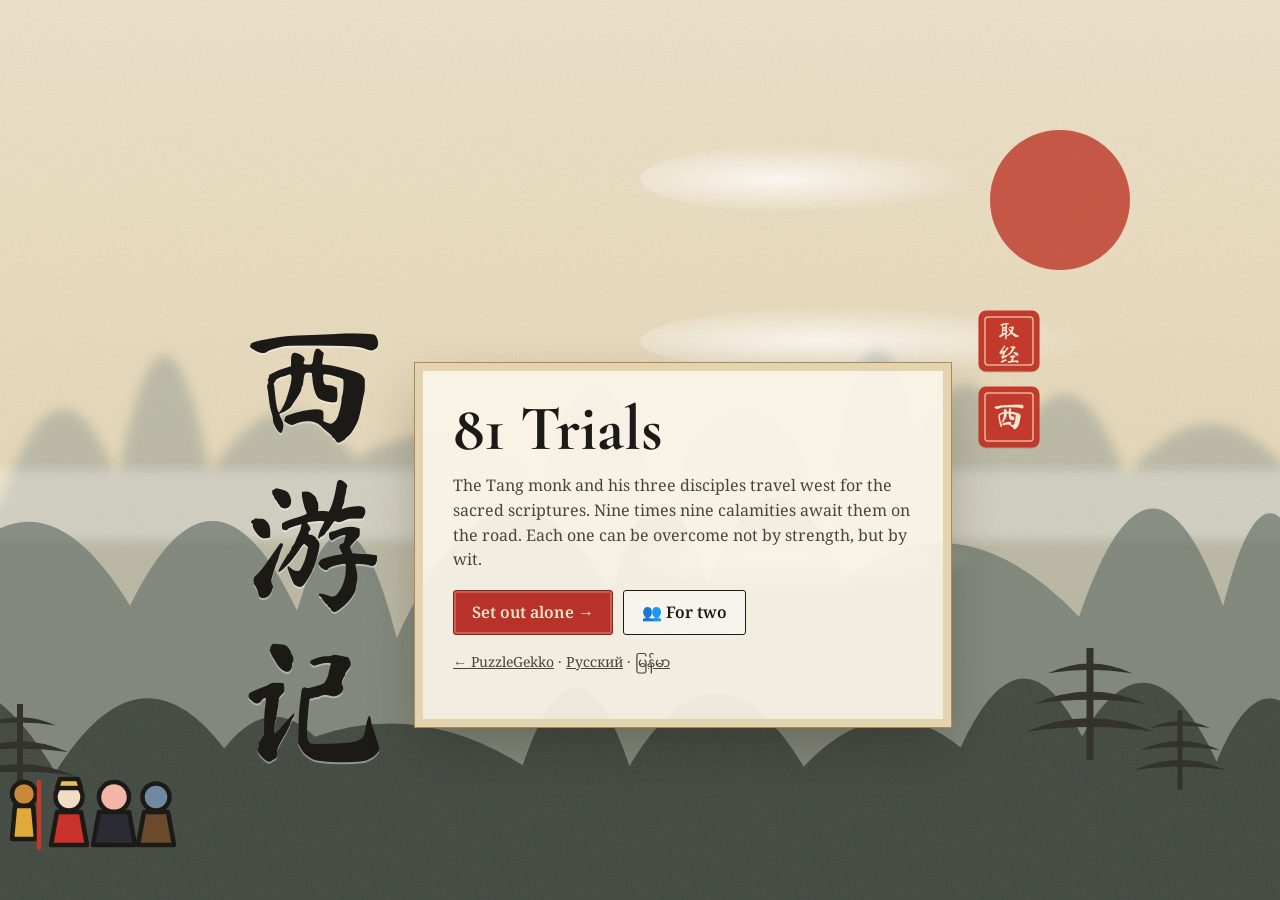
<file: journey/index.html>
<!doctype html>
<html lang="en">
<head>
<meta charset="utf-8">
<meta name="viewport" content="width=device-width,initial-scale=1,viewport-fit=cover">
<title>81 Trials · 西游记</title>
<link rel="icon" href="../favicon.svg" type="image/svg+xml">
<link rel="icon" href="../favicon-32.png" sizes="32x32" type="image/png">
<link rel="apple-touch-icon" href="../apple-touch-icon.png">
<meta name="description" content="A puzzle journey to the West: the Tang monk and his disciples face the eighty-one trials, each one a logic puzzle.">
<meta name="theme-color" content="#efe4cc">
<link rel="preconnect" href="https://fonts.googleapis.com">
<link rel="preconnect" href="https://fonts.gstatic.com" crossorigin>
<link rel="stylesheet" href="https://fonts.googleapis.com/css2?family=Ma+Shan+Zheng&family=Cormorant+Garamond:wght@600;700&family=Noto+Serif:wght@400;600;700&family=Noto+Sans+Myanmar:wght@400;600;700&display=swap">
<link rel="stylesheet" href="style.css">
</head>
<body>
<div id="app"></div>
<noscript>81 Trials needs JavaScript.</noscript>
<script type="module" src="game.js"></script>
</body>
</html>
</file>
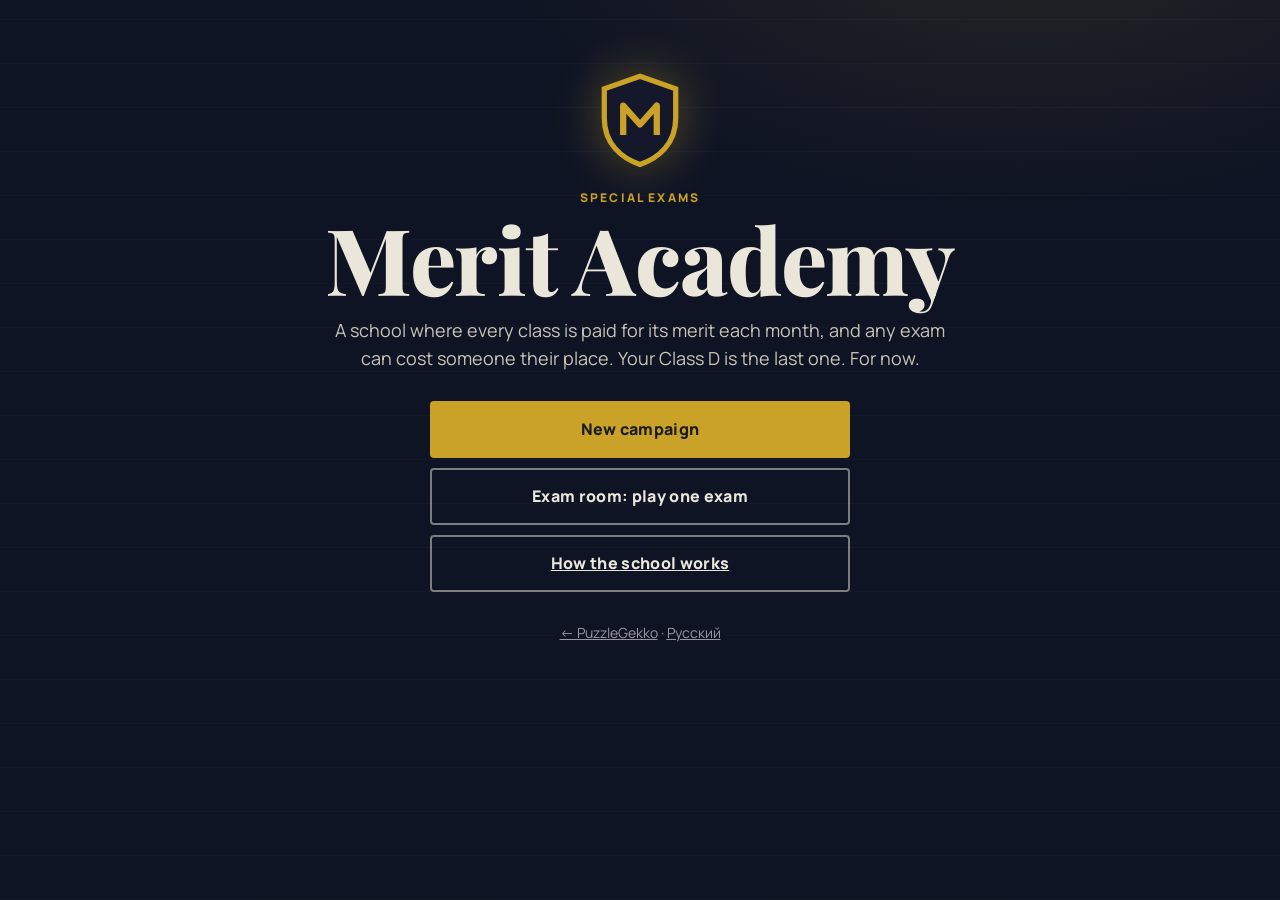
<file: merit/index.html>
<!doctype html>
<html lang="en">
<head>
<meta charset="utf-8">
<meta name="viewport" content="width=device-width,initial-scale=1,viewport-fit=cover">
<title>Merit Academy</title>
<link rel="icon" href="../favicon.svg" type="image/svg+xml">
<link rel="icon" href="../favicon-32.png" sizes="32x32" type="image/png">
<link rel="apple-touch-icon" href="../apple-touch-icon.png">
<meta name="description" content="A single-player strategy game of special exams: survive the island, find the target, win the class vote and the final duel.">
<meta name="theme-color" content="#0f1424">
<link rel="preconnect" href="https://fonts.googleapis.com">
<link rel="preconnect" href="https://fonts.gstatic.com" crossorigin>
<link rel="stylesheet" href="https://fonts.googleapis.com/css2?family=Playfair+Display:wght@600;800&family=Manrope:wght@400;600;800&display=swap">
<link rel="stylesheet" href="style.css">
</head>
<body>
<div id="app"></div>
<noscript>Merit Academy needs JavaScript.</noscript>
<script type="module" src="game.js"></script>
</body>
</html>
</file>
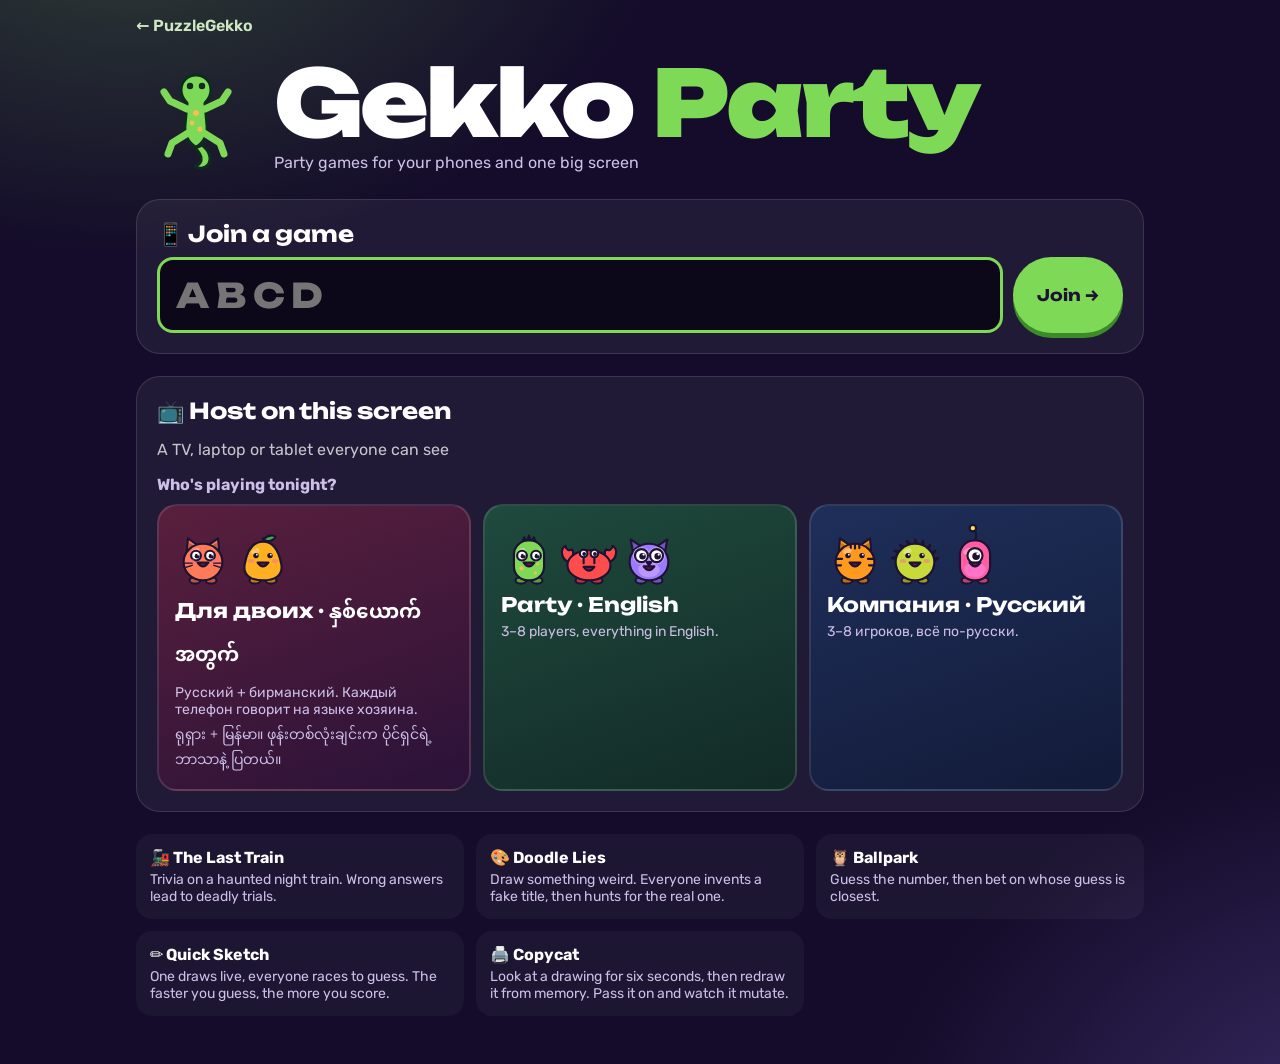
<file: party/index.html>
<!doctype html>
<html lang="en">
<head>
<meta charset="utf-8">
<meta name="viewport" content="width=device-width,initial-scale=1,viewport-fit=cover,interactive-widget=resizes-content">
<title>Gekko Party</title>
<link rel="icon" href="../favicon.svg" type="image/svg+xml">
<link rel="icon" href="../favicon-32.png" sizes="32x32" type="image/png">
<link rel="apple-touch-icon" href="../apple-touch-icon.png">
<meta name="description" content="Party games for phones and one big screen: The Last Train trivia, Doodle Lies drawing and Ballpark guessing. English, Russian and Burmese.">
<meta name="theme-color" content="#140c2a">
<link rel="preconnect" href="https://fonts.googleapis.com">
<link rel="preconnect" href="https://fonts.gstatic.com" crossorigin>
<link rel="stylesheet" href="https://fonts.googleapis.com/css2?family=Unbounded:wght@500;700;900&family=Rubik:wght@400;600;800&family=Rubik+Wet+Paint&family=Neucha&family=Noto+Sans+Myanmar:wght@400;600;800&display=swap">
<link rel="stylesheet" href="style.css">
<script src="vendor/qrcode.js" defer></script>
</head>
<body>
<div id="app"></div>
<noscript>Gekko Party needs JavaScript.</noscript>
<script type="module">
import { L, critter, esc } from "./common.js";
import { MASCOT } from "./art.js";

const lang = (navigator.language || "").startsWith("ru") ? "ru" : (navigator.language || "").startsWith("my") ? "my" : "en";
const T = k => L(k, lang);
const h = location.hash.slice(1);

if (h.startsWith("host=")) {
  const { startHost } = await import("./host.js");
  startHost(sessionStorage.getItem("gp-ver") || "en", h.slice(5).toUpperCase());
} else if (/^[A-Za-z0-9]{4}$/.test(h)) {
  const { startPlayer } = await import("./play.js");
  startPlayer(h.toUpperCase());
} else landing();

function landing() {
  document.body.classList.add("is-landing");
  const vers = [
    ["pair", L("vPair", "ru") + " · " + L("vPair", "my"), L("vPairD", "ru"), L("vPairD", "my"), [3, 1]],
    ["en", L("vEn", "en"), L("vEnD", "en"), "", [0, 7, 4]],
    ["ru", L("vRu", "ru"), L("vRuD", "ru"), "", [10, 5, 6]],
  ];
  document.getElementById("app").innerHTML = `<div class="landing">
    <header class="l-head"><a href="../" class="home">← PuzzleGekko</a></header>
    <div class="l-hero">${MASCOT}<div><h1>Gekko <span>Party</span></h1><p>${esc(T("tag"))}</p></div></div>
    <section class="l-join">
      <h2>📱 ${esc(T("joinTitle"))}</h2>
      <form id="lj"><input id="lcode" maxlength="4" placeholder="ABCD" autocapitalize="characters" autocomplete="off" aria-label="${esc(T("code"))}"><button>${esc(T("joinBtn"))} →</button></form>
    </section>
    <section class="l-host">
      <h2>📺 ${esc(T("hostBtn"))}</h2><p class="dim">${esc(T("hostHint"))}</p>
      <h3>${esc(T("pickVersion"))}</h3>
      <div class="versions">${vers.map(([id, t, d1, d2, avs]) => `<button class="ver v-${id}" data-v="${id}">
        <div class="vav">${avs.map(a => critter(a, "happy")).join("")}</div>
        <b>${esc(t)}</b><span>${esc(d1)}</span>${d2 ? `<span lang="my">${esc(d2)}</span>` : ""}</button>`).join("")}</div>
    </section>
    <section class="l-games">
      <div><b>🚂 ${esc(T("trName"))}</b><span>${esc(T("trTag"))}</span></div>
      <div><b>🎨 ${esc(T("ddName"))}</b><span>${esc(T("ddTag"))}</span></div>
      <div><b>🦉 ${esc(T("bpName"))}</b><span>${esc(T("bpTag"))}</span></div>
      <div><b>✏️ ${esc(T("qsName"))}</b><span>${esc(T("qsTag"))}</span></div>
      <div><b>🖨️ ${esc(T("ccName"))}</b><span>${esc(T("ccTag"))}</span></div>
    </section>
  </div>`;
  const code = document.getElementById("lcode");
  code.oninput = () => code.value = code.value.toUpperCase().replace(/[^A-Z0-9]/g, "");
  document.getElementById("lj").onsubmit = async e => {
    e.preventDefault(); if (code.value.length !== 4) return code.focus();
    document.body.classList.remove("is-landing");
    const { startPlayer } = await import("./play.js"); startPlayer(code.value);
  };
  document.querySelector(".versions").onclick = async e => {
    const b = e.target.closest("[data-v]"); if (!b) return;
    sessionStorage.setItem("gp-ver", b.dataset.v);
    document.body.classList.remove("is-landing");
    const { initSound } = await import("./sound.js"); initSound();
    const { startHost } = await import("./host.js"); startHost(b.dataset.v, null);
  };
}
</script>
</body>
</html>
</file>
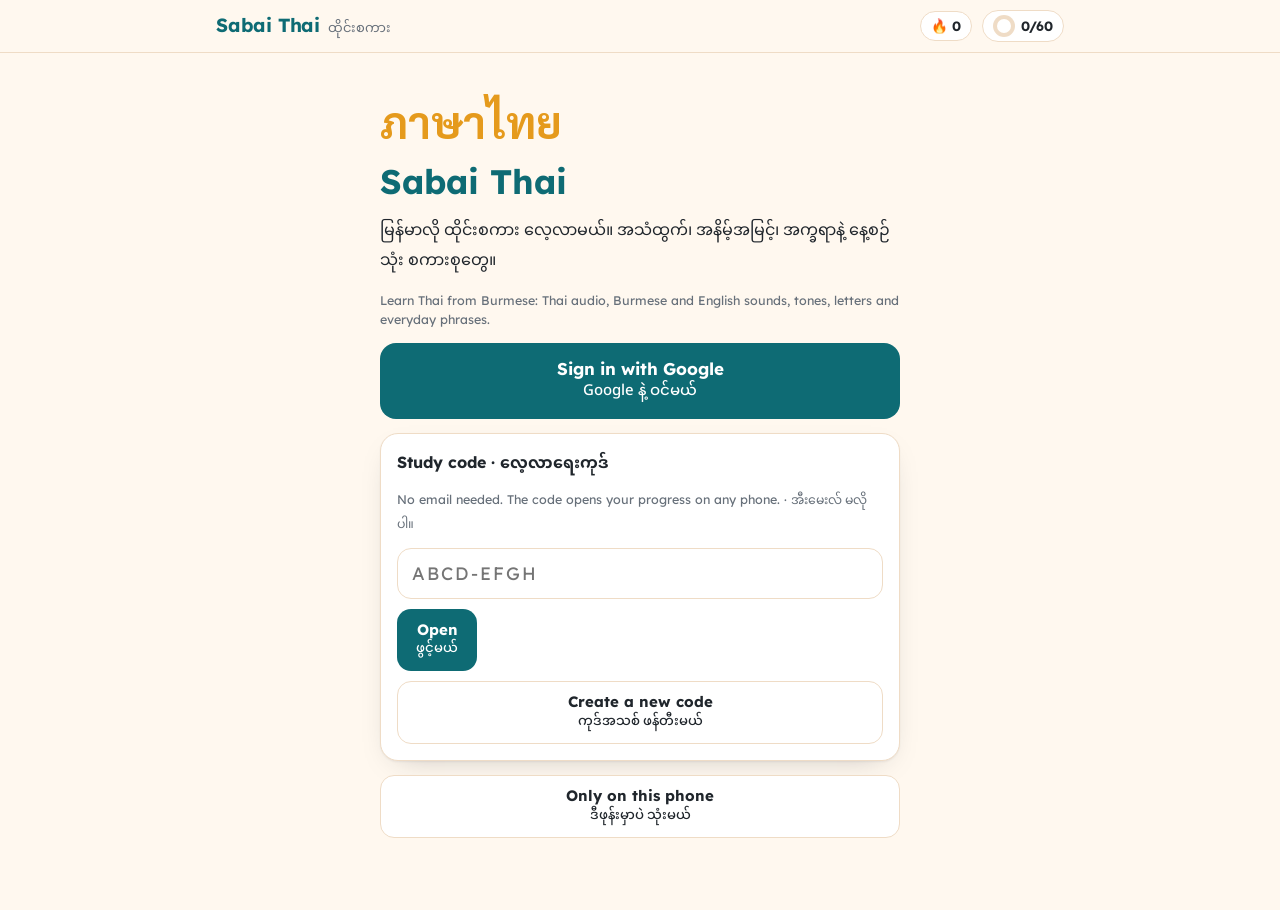
<file: sabai-thai/index.html>
<!doctype html>
<html lang="my">
<head>
<meta charset="utf-8">
<meta name="viewport" content="width=device-width,initial-scale=1,viewport-fit=cover">
<title>Sabai Thai</title>
<link rel="icon" href="../favicon.svg" type="image/svg+xml">
<link rel="icon" href="../favicon-32.png" sizes="32x32" type="image/png">
<link rel="apple-touch-icon" href="../apple-touch-icon.png">
<meta name="description" content="Learn Thai from Burmese: dictionary with Burmese and English sounds, Thai audio, spaced-repetition lessons, tones, letters, numbers and phrases.">
<link rel="preconnect" href="https://fonts.googleapis.com">
<link rel="stylesheet" href="https://fonts.googleapis.com/css2?family=Lexend:wght@400;500;700&family=Sarabun:wght@400;600;700&family=Noto+Sans+Myanmar:wght@400;500;700&display=swap">
<style>
/* Layout: phone-first study app. Sticky top bar with streak and today's goal, one view at a time,
   bottom tab bar on phones and a top tab row on wide screens. Thai is always the biggest text. */
:root{
  --bg:#fff8ef;          /* rice paper */
  --surface:#ffffff;
  --surface-2:#fdeedd;
  --ink:#20262c;
  --muted:#67707a;
  --line:#efdcc6;
  --teal:#0e6b74;        /* temple roof tile */
  --teal-ink:#ffffff;
  --gold:#e59a1c;        /* marigold */
  --lotus:#d9577f;
  --good:#2f8f4e; --bad:#c2412d;
  --t0:#7a8794; --t1:#3b6fd1; --t2:#c2412d; --t3:#d9577f; --t4:#2f8f4e;   /* tone colours: mid low falling high rising */
  --mc:#0e6b74; --hc:#d9577f; --lc:#e59a1c;                               /* consonant classes */
  --shadow:0 1px 2px rgba(32,38,44,.06),0 10px 30px -18px rgba(32,38,44,.35);
  --ui:"Lexend",system-ui,-apple-system,"Segoe UI",sans-serif;
  --th:"Sarabun","Leelawadee UI","Thonburi",sans-serif;
  --my:"Noto Sans Myanmar","Myanmar Text","Padauk",sans-serif;
}
@media (prefers-color-scheme:dark){:root:not([data-theme="light"]){
  --bg:#12171b; --surface:#1a2127; --surface-2:#222b32; --ink:#eef1f3; --muted:#9aa5ae; --line:#2c363e;
  --teal:#3fb3bd; --teal-ink:#06262a; --gold:#f2b34a; --lotus:#f08aaa; --good:#6cc98a; --bad:#ef7a66;
  --t0:#a5b1bc; --t1:#7ea6ff; --t2:#ef7a66; --t3:#f08aaa; --t4:#6cc98a; --mc:#3fb3bd; --hc:#f08aaa; --lc:#f2b34a;
  --shadow:0 1px 2px rgba(0,0,0,.4),0 10px 30px -18px rgba(0,0,0,.8); color-scheme:dark}}
:root[data-theme="dark"]{
  --bg:#12171b; --surface:#1a2127; --surface-2:#222b32; --ink:#eef1f3; --muted:#9aa5ae; --line:#2c363e;
  --teal:#3fb3bd; --teal-ink:#06262a; --gold:#f2b34a; --lotus:#f08aaa; --good:#6cc98a; --bad:#ef7a66;
  --t0:#a5b1bc; --t1:#7ea6ff; --t2:#ef7a66; --t3:#f08aaa; --t4:#6cc98a; --mc:#3fb3bd; --hc:#f08aaa; --lc:#f2b34a;
  --shadow:0 1px 2px rgba(0,0,0,.4),0 10px 30px -18px rgba(0,0,0,.8); color-scheme:dark}
*{box-sizing:border-box}
[hidden]{display:none!important}
html,body{background:var(--bg);color:var(--ink)}
body{margin:0;font-family:var(--ui);font-size:15px;line-height:1.5;-webkit-font-smoothing:antialiased;
  padding-bottom:calc(76px + env(safe-area-inset-bottom,0px))}
@media (min-width:860px){body{padding-bottom:24px}}
button{font:inherit;color:inherit;cursor:pointer}
:focus-visible{outline:2px solid var(--gold);outline-offset:2px;border-radius:8px}
.th{font-family:var(--th)} .my{font-family:var(--my);line-height:1.9}
small,.small{font-size:12.5px;color:var(--muted)}
.wrap{max-width:880px;margin:0 auto;padding-left:max(16px,env(safe-area-inset-left,0px));padding-right:max(16px,env(safe-area-inset-right,0px))}

/* top bar */
body::before{content:"";position:fixed;inset:0 0 auto;height:env(safe-area-inset-top,0px);background:var(--bg);z-index:30}
.top{position:sticky;top:env(safe-area-inset-top,0px);z-index:20;background:color-mix(in srgb,var(--bg) 92%,transparent);backdrop-filter:blur(8px);border-bottom:1px solid var(--line)}
.top .wrap{display:flex;align-items:center;gap:10px;padding-block:10px}
.brand{display:flex;align-items:baseline;gap:8px;text-decoration:none;color:inherit;min-width:0}
.brand b{font-weight:700;font-size:19px;letter-spacing:-.01em;color:var(--teal);white-space:nowrap}
@media (max-width:430px){.brand span{display:none}}
.brand span{font-size:13px;color:var(--muted);white-space:nowrap}
.top .sp{flex:1}
.pill{flex:none;white-space:nowrap;display:flex;align-items:center;gap:6px;border:1px solid var(--line);background:var(--surface);border-radius:99px;padding:4px 10px;font-weight:700;font-size:13.5px;font-variant-numeric:tabular-nums}
.ring{--p:0;width:22px;height:22px;border-radius:50%;background:conic-gradient(var(--gold) calc(var(--p)*1%),var(--line) 0);display:grid;place-items:center}
.ring::after{content:"";width:14px;height:14px;border-radius:50%;background:var(--surface)}
.sync{font-size:11px;color:var(--muted)}

/* tabs */
.tabs{display:flex;gap:4px}
.tabs button{border:none;background:none;padding:8px 12px;border-radius:12px;display:flex;flex-direction:column;align-items:center;gap:0;color:var(--muted);font-size:12px;line-height:1.2}
.tabs button .i{font-size:20px;line-height:1.2}
.tabs button .my{font-size:11.5px;line-height:1.5}
.tabs button[aria-current="page"]{color:var(--teal);background:color-mix(in srgb,var(--teal) 12%,transparent)}
.tabbar{position:fixed;left:0;right:0;bottom:0;z-index:20;background:var(--surface);border-top:1px solid var(--line);
  padding:4px max(6px,env(safe-area-inset-right,0px)) calc(4px + env(safe-area-inset-bottom,0px)) max(6px,env(safe-area-inset-left,0px))}
.tabbar .tabs{justify-content:space-around}
.tabbar .tabs button{flex:1;padding:6px 2px}
.toptabs{display:none}
@media (min-width:860px){.tabbar{display:none}.toptabs{display:block;border-top:1px solid var(--line)}.toptabs .tabs{padding-block:4px}.toptabs .tabs button{flex-direction:row;gap:6px;font-size:13.5px}}

main{padding-block:18px 24px;display:flex;flex-direction:column;gap:16px}
h1,h2,h3{margin:0;line-height:1.2;text-wrap:balance}
h2{font-size:21px} h3{font-size:16px}
.card{background:var(--surface);border:1px solid var(--line);border-radius:18px;padding:16px;box-shadow:var(--shadow);min-width:0}
.row{display:flex;gap:10px;flex-wrap:wrap;align-items:center}
.grid2{display:grid;grid-template-columns:repeat(2,minmax(0,1fr));gap:12px}
@media (max-width:560px){.grid2{grid-template-columns:minmax(0,1fr)}}
.btn{border:1px solid transparent;background:var(--teal);color:var(--teal-ink);font-weight:700;padding:10px 18px;border-radius:14px;display:inline-flex;flex-direction:column;align-items:center;gap:0;justify-content:center;text-decoration:none;line-height:1.3;text-align:center}
.btn .my{font-weight:500;font-size:.88em}
.btn:active{transform:translateY(1px)}
.btn.ghost{background:var(--surface);color:var(--ink);border-color:var(--line)}
.btn.gold{background:var(--gold);color:#2b1a00}
.btn.big{font-size:17px;padding:14px 22px;border-radius:16px;width:100%}
.btn.sm{font-size:13px;padding:7px 12px;border-radius:11px}
.btn[disabled]{opacity:.45;cursor:default}
.btn .my{line-height:1.6}
.icon{width:42px;height:42px;border-radius:50%;border:1px solid var(--line);background:var(--surface-2);display:inline-grid;place-items:center;font-size:18px;flex:none}
.icon.on{background:var(--teal);color:var(--teal-ink);border-color:var(--teal)}
.chips{display:flex;gap:6px;overflow-x:auto;padding-bottom:4px;scrollbar-width:thin}
.chip{flex:none;border:1px solid var(--line);background:var(--surface);border-radius:99px;padding:6px 12px;font-size:13px;white-space:nowrap}
.chip[aria-pressed="true"]{background:var(--teal);color:var(--teal-ink);border-color:var(--teal)}
.chip .my{line-height:1.5}
.note{background:color-mix(in srgb,var(--gold) 14%,var(--surface));border:1px solid color-mix(in srgb,var(--gold) 40%,var(--line));border-radius:14px;padding:12px 14px;font-size:13.5px}
.bar{height:8px;border-radius:99px;background:var(--surface-2);overflow:hidden}
.bar i{display:block;height:100%;background:var(--teal);border-radius:99px}

/* word display */
.thai-big{font-family:var(--th);font-weight:600;font-size:clamp(44px,13vw,72px);line-height:1.25;text-align:center}
.thai-md{font-family:var(--th);font-weight:600;font-size:26px;line-height:1.3}
.rom{font-weight:500;color:var(--teal);letter-spacing:.01em}
.mys{font-family:var(--my);color:var(--lotus);line-height:1.9}
.syls{display:flex;gap:6px;flex-wrap:wrap;justify-content:center}
.syl{display:flex;flex-direction:column;align-items:center;gap:0;border:1px solid var(--line);border-radius:12px;padding:6px 10px;background:var(--surface-2);min-width:64px}
.syl .r{font-weight:700;font-size:15px}
.syl .m{font-family:var(--my);font-size:13px;color:var(--lotus);line-height:1.8}
.tone{display:inline-flex;align-items:center;gap:4px;font-size:11.5px;font-weight:700;color:var(--tc)}
.tone svg{width:22px;height:14px;display:block}
.mean{font-family:var(--my);font-size:20px;line-height:1.8;text-align:center}
.mean-en{text-align:center;color:var(--muted)}

/* learn */
.hero{display:grid;grid-template-columns:auto minmax(0,1fr);gap:16px;align-items:center}
.bigring{--p:0;width:96px;height:96px;border-radius:50%;background:conic-gradient(var(--gold) calc(var(--p)*1%),var(--surface-2) 0);display:grid;place-items:center}
.bigring div{width:76px;height:76px;border-radius:50%;background:var(--surface);display:grid;place-items:center;text-align:center;font-weight:700;font-size:18px;line-height:1.1}
.bigring div small{display:block;font-weight:500;font-size:11px}
.stats{display:grid;grid-template-columns:repeat(3,minmax(0,1fr));gap:8px}
.stat{background:var(--surface-2);border-radius:14px;padding:10px;text-align:center}
.stat b{display:block;font-size:22px;font-variant-numeric:tabular-nums}
.stat span{font-size:12px;color:var(--muted);line-height:1.4;display:block}
.stat .my{font-size:11.5px;line-height:1.7}
.lesson{display:flex;flex-direction:column;gap:14px;align-items:stretch}
.progress{height:10px;border-radius:99px;background:var(--surface-2);overflow:hidden}
.progress i{display:block;height:100%;background:linear-gradient(90deg,var(--teal),var(--gold));transition:width .3s}
.qcard{background:var(--surface);border:1px solid var(--line);border-radius:22px;padding:22px 18px;box-shadow:var(--shadow);display:flex;flex-direction:column;gap:14px;align-items:center;min-height:320px;justify-content:center;text-align:center}
.qkind{font-size:12px;letter-spacing:.08em;text-transform:uppercase;color:var(--muted);font-weight:700}
.qkind .my{text-transform:none;letter-spacing:0;font-size:13px}
.opts{display:grid;grid-template-columns:1fr 1fr;gap:10px;width:100%}
@media (max-width:420px){.opts{grid-template-columns:1fr}}
.opt{border:1.5px solid var(--line);background:var(--surface);border-radius:16px;padding:12px;min-height:64px;display:flex;flex-direction:column;align-items:center;justify-content:center;gap:2px;text-align:center}
.opt .my{font-size:16px;line-height:1.8}
.opt.th{font-size:28px;font-weight:600}
.opt.ok{border-color:var(--good);background:color-mix(in srgb,var(--good) 14%,var(--surface))}
.opt.no{border-color:var(--bad);background:color-mix(in srgb,var(--bad) 12%,var(--surface))}
.ansrow{display:grid;grid-template-columns:1fr 1fr;gap:10px;width:100%}
.btn.no{background:var(--bad);color:#fff}
.btn.yes{background:var(--good);color:#fff}
.feedback{font-weight:700;font-size:17px}
.feedback.ok{color:var(--good)} .feedback.no{color:var(--bad)}
.mic{width:76px;height:76px;border-radius:50%;border:none;background:var(--lotus);color:#fff;font-size:30px;box-shadow:0 8px 24px -8px var(--lotus)}
.mic.rec{animation:pulse 1s infinite}
@keyframes pulse{50%{transform:scale(1.08)}}
.topicpick{display:flex;gap:6px;flex-wrap:wrap}

/* dictionary */
.search{display:flex;gap:8px;align-items:center;background:var(--surface);border:1px solid var(--line);border-radius:14px;padding:4px 6px 4px 12px}
.search input{flex:1;min-width:0;border:none;background:none;font:inherit;font-size:16px;padding:8px 0;color:var(--ink);outline:none}
.wlist{display:flex;flex-direction:column;gap:8px}
.witem{background:var(--surface);border:1px solid var(--line);border-radius:16px;padding:10px 12px;display:grid;grid-template-columns:auto minmax(0,1fr) auto;gap:12px;align-items:center}
.witem .t{font-family:var(--th);font-weight:600;font-size:24px;line-height:1.3}
.witem .r{font-size:13.5px}
.witem .m{font-family:var(--my);font-size:15px;line-height:1.8}
.witem .e{font-size:12.5px;color:var(--muted)}
.dots{display:flex;gap:3px}
.dots i{width:7px;height:7px;border-radius:50%;background:var(--line)}
.dots i.on{background:var(--teal)}
.wdetail{grid-column:1/-1;border-top:1px dashed var(--line);padding-top:10px;display:flex;flex-direction:column;gap:10px}
.wopen{border:none;background:none;text-align:left;padding:0;display:flex;flex-direction:column;gap:0;min-width:0}

/* sounds */
.toneguide{display:grid;grid-template-columns:repeat(5,minmax(0,1fr));gap:8px}
@media (max-width:560px){.toneguide{grid-template-columns:repeat(2,minmax(0,1fr))}}
.tg{border:1px solid var(--line);border-radius:14px;padding:10px;background:var(--surface);text-align:center;display:flex;flex-direction:column;gap:2px;align-items:center}
.tg svg{width:60px;height:36px}
.tg b{color:var(--tc)}
.tonebtns{display:grid;grid-template-columns:repeat(5,minmax(0,1fr));gap:8px;width:100%}
.tonebtns button{border:1.5px solid var(--line);background:var(--surface);border-radius:14px;padding:8px 2px;display:flex;flex-direction:column;align-items:center;gap:0;color:var(--tc)}
.tonebtns button svg{width:34px;height:22px}
.tonebtns button .my{font-size:11.5px;line-height:1.6}
.tonebtns button.ok{border-color:var(--good);background:color-mix(in srgb,var(--good) 14%,var(--surface))}
.tonebtns button.no{border-color:var(--bad);background:color-mix(in srgb,var(--bad) 12%,var(--surface))}
.tset{display:flex;gap:8px;flex-wrap:wrap}
.tset button{border:1px solid var(--line);background:var(--surface);border-radius:14px;padding:8px 12px;display:flex;flex-direction:column;align-items:center;min-width:78px}
.tset button .th{font-size:24px;font-weight:600;line-height:1.3}
.letters{display:grid;grid-template-columns:repeat(auto-fill,minmax(74px,1fr));gap:8px}
.letter{border:1px solid var(--line);border-top:4px solid var(--cc);background:var(--surface);border-radius:14px;padding:6px 4px;display:flex;flex-direction:column;align-items:center;gap:0}
.letter .th{font-size:34px;font-weight:600;line-height:1.25}
.letter small{font-size:11px}
.letter small.th{font-size:14px;font-weight:500;line-height:1.3}
.letter[aria-pressed="true"]{box-shadow:0 0 0 2px var(--cc)}
.legend{display:flex;gap:12px;flex-wrap:wrap;font-size:12.5px}
.legend span{display:inline-flex;align-items:center;gap:6px}
.legend i{width:12px;height:12px;border-radius:3px;background:var(--cc)}
.vowels{display:grid;grid-template-columns:repeat(auto-fill,minmax(96px,1fr));gap:8px}
.vowel{border:1px solid var(--line);background:var(--surface);border-radius:12px;padding:6px;display:flex;flex-direction:column;align-items:center}
.vowel .th{font-size:26px;font-weight:600;line-height:1.3}
.numin{font:inherit;font-size:28px;font-weight:700;text-align:center;width:100%;max-width:260px;padding:10px;border-radius:14px;border:1.5px solid var(--line);background:var(--surface);color:var(--ink);font-variant-numeric:tabular-nums}
.digits{display:grid;grid-template-columns:repeat(5,minmax(0,1fr));gap:8px}
.digit{border:1px solid var(--line);background:var(--surface);border-radius:12px;padding:6px;display:flex;flex-direction:column;align-items:center}
.digit .th{font-size:28px;font-weight:600;line-height:1.2}

/* phrases */
.plist{display:flex;flex-direction:column;gap:8px}
.phrase{background:var(--surface);border:1px solid var(--line);border-radius:16px;padding:12px;display:grid;grid-template-columns:minmax(0,1fr) auto;gap:6px 12px;align-items:center}
.phrase .t{font-family:var(--th);font-weight:600;font-size:22px;line-height:1.35}
.phrase .acts{display:flex;gap:6px;grid-row:1/span 4;grid-column:2;flex-direction:column}

/* progress */
.days{display:grid;grid-template-columns:repeat(14,minmax(0,1fr));gap:4px;align-items:end;height:90px}
.days div{background:var(--surface-2);border-radius:5px 5px 2px 2px;min-height:4px;position:relative}
.days div.on{background:var(--gold)}
.days div.goal{background:var(--teal)}
.daylab{display:grid;grid-template-columns:repeat(14,minmax(0,1fr));gap:4px;font-size:10px;color:var(--muted);text-align:center}
.catrow{display:grid;grid-template-columns:28px minmax(0,1fr) auto;gap:10px;align-items:center;font-size:13.5px}
.catrow .my{font-size:13px;line-height:1.6}
.setting{display:flex;justify-content:space-between;align-items:center;gap:12px;padding:10px 0;border-bottom:1px solid var(--line)}
.setting:last-child{border-bottom:none}
.setting select,.setting input[type=number]{font:inherit;padding:6px 10px;border-radius:10px;border:1px solid var(--line);background:var(--surface);color:var(--ink)}
.switch{appearance:none;width:44px;height:26px;border-radius:13px;background:var(--line);position:relative;cursor:pointer;flex:none}
.switch::after{content:"";position:absolute;top:3px;left:3px;width:20px;height:20px;border-radius:50%;background:#fff;transition:transform .15s}
.switch:checked{background:var(--teal)}
.switch:checked::after{transform:translateX(18px)}

/* login */
.login{max-width:520px;margin:0 auto;display:flex;flex-direction:column;gap:14px;padding-block:24px}
.login h1{font-size:34px;color:var(--teal)}
.login .lead{font-size:16px}
.login .th-hero{font-family:var(--th);font-size:44px;font-weight:700;color:var(--gold);line-height:1.2}
.codebox{font-size:28px;font-weight:700;letter-spacing:.18em;text-align:center;padding:10px;border:2px dashed var(--gold);border-radius:14px;font-variant-numeric:tabular-nums}
.login input{font:inherit;font-size:18px;padding:11px 14px;border-radius:14px;border:1.5px solid var(--line);background:var(--surface);color:var(--ink);text-transform:uppercase;letter-spacing:.12em;width:100%}
.toast-wrap{position:fixed;left:50%;transform:translateX(-50%);bottom:calc(86px + env(safe-area-inset-bottom,0px));display:flex;flex-direction:column;gap:6px;z-index:40;width:min(440px,calc(100% - 32px));pointer-events:none}
@media (min-width:860px){.toast-wrap{bottom:24px}}
.toast{background:var(--ink);color:var(--bg);padding:10px 14px;border-radius:14px;font-size:14px;box-shadow:var(--shadow);animation:pop .2s}
@keyframes pop{from{opacity:0;transform:translateY(8px)}}
@media (prefers-reduced-motion:reduce){*{animation:none!important;transition:none!important}}
</style>
</head>
<body>
<header class="top">
  <div class="wrap">
    <a class="brand" href="../" title="PuzzleGekko"><b>Sabai Thai</b><span class="my">ထိုင်းစကား</span></a>
    <div class="sp"></div>
    <span class="sync" id="sync"></span>
    <div class="pill" id="streak" title="Day streak · ရက်ဆက်">🔥 0</div>
    <div class="pill" id="today" title="Today's goal · ဒီနေ့ ပန်းတိုင်"><span class="ring" id="ring"></span><span id="xp">0</span></div>
  </div>
  <nav class="toptabs" aria-label="Sections"><div class="wrap"><div class="tabs" id="tabsTop"></div></div></nav>
</header>
<main class="wrap" id="view"></main>
<nav class="tabbar" aria-label="Sections"><div class="tabs" id="tabsBottom"></div></nav>
<div class="toast-wrap" id="toasts"></div>

<script src="data.js"></script>
<script>
"use strict";
const D = window.SABAI_DATA;
const $ = s => document.querySelector(s);
const esc = s => String(s ?? "").replace(/[&<>"']/g, c => ({"&":"&amp;","<":"&lt;",">":"&gt;",'"':"&quot;","'":"&#39;"}[c]));
const shuffle = a => { a = a.slice(); for (let i = a.length - 1; i > 0; i--) { const j = Math.random() * (i + 1) | 0; [a[i], a[j]] = [a[j], a[i]]; } return a; };
const pick = a => a[Math.random() * a.length | 0];
const DAY = 864e5;
const todayKey = (t = Date.now()) => { const d = new Date(t); return d.getFullYear() + "-" + String(d.getMonth() + 1).padStart(2, "0") + "-" + String(d.getDate()).padStart(2, "0"); };
const ls = { get(k){ try { return localStorage.getItem(k); } catch (e) { return null; } }, set(k, v){ try { localStorage.setItem(k, v); } catch (e) {} } };
function toast(msg){ const w = $("#toasts"), t = document.createElement("div"); t.className = "toast"; t.innerHTML = msg; w.appendChild(t); setTimeout(() => t.remove(), 3800); while (w.children.length > 3) w.firstChild.remove(); }

/* ================= PHONETICS =================
   A syllable like "khɔɔp1" is split into onset + vowel nucleus + final + tone,
   then written two ways: English-style letters with a tone accent, and Burmese letters. */
const ONSETS = ["khr","khl","khw","phr","phl","kr","kl","kw","pr","pl","tr","kh","ph","th","ch","ng","k","p","t","j","b","d","s","h","m","n","l","r","w","y","f"];
const NUCLEI = ["iao","uai","ʉai","aai","aao","ɔɔy","ɔɔ","ɛɛ","ʉʉ","əə","aa","ii","uu","ee","oo","ia","ʉa","ua","ai","ao","eo","iu","a","i","u","e","ɛ","o","ɔ","ʉ","ə"];
const FINALS = ["ng","n","m","k","t","p","w","y"];
const TONES = [
  {en:"mid",     my:"အလယ်",   mark:"",   path:"M3 12 L37 12"},
  {en:"low",     my:"အနိမ့်",  mark:"̀",  path:"M3 15 L37 19"},
  {en:"falling", my:"အကျ",     mark:"̂",  path:"M3 11 Q16 2 37 20"},
  {en:"high",    my:"အမြင့်",  mark:"́",  path:"M3 9 Q22 11 37 3"},
  {en:"rising",  my:"အတက်",   mark:"̌",  path:"M3 14 Q15 22 37 3"},
];
const toneSvg = t => `<svg viewBox="0 0 40 24" aria-hidden="true"><path d="${TONES[t].path}" fill="none" stroke="currentColor" stroke-width="3" stroke-linecap="round"/></svg>`;
const toneBadge = t => `<span class="tone" style="--tc:var(--t${t})">${toneSvg(t)}${TONES[t].en} · <span class="my">${TONES[t].my}</span></span>`;

function parseSyl(tok){
  const m = tok.match(/^(.*?)([0-4])$/); if (!m) return null;
  let body = m[1], tone = +m[2], on = "";
  for (const o of ONSETS) if (body.startsWith(o) && body.length > o.length) { on = o; break; }
  body = body.slice(on.length);
  let nu = NUCLEI.find(n => body.startsWith(n)) || body;
  let fi = body.slice(nu.length);
  if (fi && !FINALS.includes(fi)) { nu = body; fi = ""; }
  return {on, nu, fi, tone, raw: tok};
}
const sylsOf = s => s.split(/\s+/).filter(Boolean).map(parseSyl).filter(Boolean);

// English-friendly letters: ɔ→aw, ɛ→ae, ʉ→ue, ə→oe; tone accent on the first vowel letter
function romanSyl(p){
  let v = p.nu.replace("ʉai","ueai").replace("ʉa","uea").replace("ʉʉ","ue").replace("ʉ","ue")
    .replace("əə","oe").replace("ə","oe").replace("ɔɔy","oy").replace("ɔɔ","aw").replace("ɔ","aw").replace("ɛɛ","ae").replace("ɛ","ae");
  if (p.fi === "w" && /ae$|e$/.test(v)) v += "w"; else if (p.fi) v += p.fi;
  if (p.fi === "w" && v.endsWith("ww")) v = v.slice(0, -1);
  const s = p.on + v, mark = TONES[p.tone].mark;
  const i = s.search(/[aeiou]/);
  return mark && i >= 0 ? s.slice(0, i + 1) + mark + s.slice(i + 1) : s;
}
const roman = (syl, sep = "-") => sylsOf(syl).map(romanSyl).join(sep).normalize("NFC");

// Burmese letters for the same sounds. Burmese has no Thai tones, so tones are shown separately.
const MY_ON = {"":"အ",k:"က",kh:"ခ",ng:"င",j:"ကျ",ch:"ချ",s:"ဆ",y:"ယ",d:"ဒ",t:"တ",th:"ထ",n:"န",b:"ဘ",p:"ပ",ph:"ဖ",f:"ဖ",m:"မ",r:"ရ",l:"လ",w:"ဝ",h:"ဟ"};
const ROUND = "ခဂငဒပဝ";
function myOnset(on){
  if (MY_ON[on] !== undefined) return MY_ON[on];
  const last = on.slice(-1), first = MY_ON[on.slice(0, -1)];
  if (last === "w") return first + "ွ";
  return first + (last === "r" ? "ရ" : "လ");
}
function burmeseSyl(p){
  const base = myOnset(p.on);
  const round = ROUND.includes(base) ? true : false;
  const R = x => round ? x.replace(/ာ/g, "ါ") : x;
  const n = p.nu, f = p.fi;
  const grp = ["a","aa","ə","əə"].includes(n) ? "A" : ["i","ii"].includes(n) ? "I" : ["u","uu","ʉ","ʉʉ"].includes(n) ? "U"
    : ["e","ee","ɛ","ɛɛ"].includes(n) ? "E" : ["o","oo"].includes(n) ? "O" : ["ɔ","ɔɔ"].includes(n) ? "AW" : n;
  let s;
  if (["n","ng","m"].includes(f)) s = {A: f === "m" ? "မ်" : "န်", I:"င်", U:"ွန်", E:"ိန်", O:"ုန်", AW:R("ောင်"), ia:"ီယန်", "ʉa":"ူအန်", ua:"ွမ်"}[grp];
  else if (["k","t","p"].includes(f)) s = {A:"တ်", I:"စ်", U:"ွတ်", E:"က်", O:"ုတ်", AW:R("ောက်"), ia:"ီယက်", "ʉa":"ူအက်", ua:"ွတ်"}[grp];
  else if (f === "w") s = {A:R("ော"), E:"ယ်", I:"ီအူ"}[grp];
  else if (f === "y") s = {A:"ိုင်", AW:"ွိုင်", O:"ွိုင်", U:"ုယ်"}[grp];
  if (s === undefined) s = {a:"", "ə":"", aa:R("ာ"), "əə":R("ာ"), i:"ိ", ii:"ီ", u:"ု", uu:"ူ", "ʉ":"ု", "ʉʉ":"ူ", e:"ေ့", ee:"ေ",
    "ɛ":"ဲ", "ɛɛ":"ယ်", o:"ို့", oo:"ို", "ɔ":R("ော့"), "ɔɔ":R("ော"), ia:"ီယာ", "ʉa":"ူအာ", ua:"ွာ", ai:"ိုင်", aai:"ိုင်",
    ao:R("ော"), aao:R("ော"), iao:"ီယော", uai:"ွယ်", "ʉai":"ူအိုင်", "ɔɔy":"ွိုင်", eo:"ေ", iu:"ီအူ"}[n] ?? "";
  if (base.endsWith("ွ") && s.startsWith("ွ")) s = s.slice(1);
  return base + s;
}
const burmese = (syl, sep = "") => sylsOf(syl).map(burmeseSyl).join(sep);

/* ================= SPEECH ================= */
let thVoice = null, voicesChecked = false;
function loadVoices(){
  if (!("speechSynthesis" in window)) return;
  const vs = speechSynthesis.getVoices();
  if (vs.length) voicesChecked = true;
  thVoice = vs.find(v => /^th(-|_|$)/i.test(v.lang)) || null;
}
if ("speechSynthesis" in window){ loadVoices(); speechSynthesis.onvoiceschanged = () => { loadVoices(); if (view === "sounds" || view === "me") render(); }; }
function speak(text, slow){
  if (!("speechSynthesis" in window)){ toast("This browser can't play audio · ဒီဘရောက်ဇာမှာ အသံ မရပါ"); return; }
  speechSynthesis.cancel();
  const u = new SpeechSynthesisUtterance(text.replace(/ฯ/g, ""));
  u.lang = "th-TH"; if (thVoice) u.voice = thVoice;
  u.rate = slow ? 0.55 : (P.rate || 0.85);
  speechSynthesis.speak(u);
}
const SR = window.SpeechRecognition || window.webkitSpeechRecognition;
function listenThai(onText, onEnd){
  const r = new SR(); r.lang = "th-TH"; r.interimResults = false; r.maxAlternatives = 4;
  r.onresult = e => onText([...e.results[0]].map(a => a.transcript));
  r.onerror = e => { if (e.error === "not-allowed") toast("Allow the microphone to practise speaking · မိုက်ခရိုဖုန်း ခွင့်ပြုပါ"); };
  r.onend = onEnd; r.start(); return r;
}
const normTh = s => s.replace(/[\s.,!?ๆฯ]/g, "");
function similar(a, b){
  a = normTh(a); b = normTh(b); if (!a || !b) return 0; if (a.includes(b) || b.includes(a)) return 1;
  const m = Array.from({length: a.length + 1}, (_, i) => [i]);
  for (let j = 1; j <= b.length; j++) m[0][j] = j;
  for (let i = 1; i <= a.length; i++) for (let j = 1; j <= b.length; j++)
    m[i][j] = Math.min(m[i-1][j] + 1, m[i][j-1] + 1, m[i-1][j-1] + (a[i-1] === b[j-1] ? 0 : 1));
  return 1 - m[a.length][b.length] / Math.max(a.length, b.length);
}

/* ================= THAI NUMBERS ================= */
const NW = [["ศูนย์","suun4"],["หนึ่ง","nʉng1"],["สอง","sɔɔng4"],["สาม","saam4"],["สี่","sii1"],["ห้า","haa2"],["หก","hok1"],["เจ็ด","jet1"],["แปด","pɛɛt1"],["เก้า","kao2"]];
const PLACES = [["",""],["สิบ","sip1"],["ร้อย","rɔɔy3"],["พัน","phan0"],["หมื่น","mʉʉn1"],["แสน","sɛɛn4"]];
function thaiNumber(n){
  if (n === 0) return {th: NW[0][0], syl: NW[0][1]};
  if (n >= 1e6){ const a = thaiNumber(Math.floor(n / 1e6)), b = n % 1e6 ? thaiNumber(n % 1e6) : {th:"", syl:""}; return {th: a.th + "ล้าน" + b.th, syl: (a.syl + " laan3 " + b.syl).trim()}; }
  const ds = String(n).split("").map(Number), L = ds.length; let th = "", syl = [];
  ds.forEach((d, i) => {
    const place = L - 1 - i; if (!d) return;
    if (place === 1){ if (d === 2){ th += "ยี่"; syl.push("yii2"); } else if (d !== 1){ th += NW[d][0]; syl.push(NW[d][1]); } th += "สิบ"; syl.push("sip1"); return; }
    if (place === 0 && d === 1 && L > 1){ th += "เอ็ด"; syl.push("et1"); return; }
    th += NW[d][0]; syl.push(NW[d][1]);
    if (place > 1){ th += PLACES[place][0]; syl.push(PLACES[place][1]); }
  });
  return {th, syl: syl.join(" ")};
}
const thaiDigits = n => String(n).replace(/\d/g, d => "๐๑๒๓๔๕๖๗๘๙"[d]);

/* ================= PROGRESS & ACCOUNTS =================
   P is everything we save. Accounts: Google (follows you everywhere), a study code (type it on any phone),
   or this device only. Firebase paths: sabai-thai-users/<uid>/data/progress and sabai-thai/<CODE>/data/progress. */
const DEFAULTS = () => ({v:1, created:Date.now(), updated:0, xp:0, goal:60, newPerDay:8, rate:0.85, showRom:true, showMy:true,
  days:{}, streak:{last:"", n:0}, newDay:{d:"", n:0}, cards:{}, tones:{r:0, t:0}, letters:{r:0, t:0}, nums:{r:0, t:0}, speak:{r:0, t:0}, focus:"all"});
let P = DEFAULTS(), ACC = null, NET = null, remote = null, saveTimer = null;
const accKey = a => a ? "sabai.p." + a.mode + "." + (a.code || a.uid || "local") : "sabai.p.none";
function merge(d){ const p = Object.assign(DEFAULTS(), d || {}); ["tones","letters","nums","speak","streak","newDay"].forEach(k => p[k] = Object.assign(DEFAULTS()[k], p[k] || {})); p.cards = p.cards || {}; p.days = p.days || {}; return p; }
function setSync(t){ const el = $("#sync"); el.textContent = t.split(" ")[0]; el.title = t; }
function save(){
  P.updated = Date.now();
  const keys = Object.keys(P.days).sort(); if (keys.length > 150) keys.slice(0, keys.length - 150).forEach(k => delete P.days[k]);
  ls.set(accKey(ACC), JSON.stringify(P));
  if (!remote) return;
  clearTimeout(saveTimer); setSync("…");
  saveTimer = setTimeout(flush, 1500);
}
function flush(){
  if (!remote) return; clearTimeout(saveTimer); saveTimer = null;
  remote.set(JSON.parse(JSON.stringify(P))).then(() => setSync("✓ saved · သိမ်းပြီး"), e => { setSync("offline"); console.warn(e); if (e.code === "permission-denied") toast("Firestore rules need the sabai-thai block · Firestore rules ကို အပ်ဒိတ်လုပ်ပါ"); });
}
document.addEventListener("visibilitychange", () => { if (document.hidden && saveTimer) flush(); });

async function loadNet(){
  if (location.protocol === "file:") return null;
  try { const m = await import("../shared/net.js"); return m.configured() ? m : null; } catch (e) { return null; }
}
async function openAccount(acc){
  ACC = acc; remote = null;
  const local = (() => { try { return JSON.parse(ls.get(accKey(acc)) || "null"); } catch (e) { return null; } })();
  P = merge(local);
  if (acc.mode !== "local" && NET){
    setSync("…");
    try {
      const path = acc.mode === "google" ? `sabai-thai-users/${acc.uid}` : `sabai-thai/${acc.code}`;
      remote = (await NET.store(path)).doc("data/progress");
      const sn = await remote.get();
      const d = sn.exists ? sn.data() : null;
      if (d && (d.updated || 0) >= (P.updated || 0)) P = merge(d);
      else if (!d || (P.updated || 0) > (d.updated || 0)) await remote.set(JSON.parse(JSON.stringify(P)));
      setSync("✓");
    } catch (e) {
      setSync("offline"); console.warn(e);
      toast(e.code === "permission-denied" ? "Firestore rules need the sabai-thai block · Firestore rules ကို အပ်ဒိတ်လုပ်ပါ" : "Saved on this phone only for now · ယခု ဒီဖုန်းမှာပဲ သိမ်းထားတယ်");
    }
  }
  ls.set("sabai.acc", JSON.stringify(acc));
  view = location.hash.slice(1) || "learn"; if (!VIEWS[view]) view = "learn";
  render();
}
function addXP(n){
  const t = todayKey();
  P.xp += n; P.days[t] = (P.days[t] || 0) + n;
  if (P.streak.last !== t){ P.streak.n = P.streak.last === todayKey(Date.now() - DAY) ? P.streak.n + 1 : 1; P.streak.last = t; }
  save(); renderTop();
}
function renderTop(){
  const t = todayKey(), x = P.days[t] || 0;
  const alive = P.streak.last === t || P.streak.last === todayKey(Date.now() - DAY);
  $("#streak").textContent = "🔥 " + (alive ? P.streak.n : 0);
  $("#xp").textContent = x + "/" + P.goal;
  $("#ring").style.setProperty("--p", Math.min(100, x / P.goal * 100));
}

/* ================= SPACED REPETITION =================
   Each word has a box 0–7. A right answer moves it up one box and schedules the next review
   further away; a wrong answer sends it back to box 1. */
const INTERVALS = [0, 1, 2, 4, 7, 15, 30, 60].map(d => d * DAY);
const WORDS = D.words, BY_TH = Object.fromEntries(WORDS.map(w => [w.th, w]));
const card = th => P.cards[th];
const learned = th => (card(th) && card(th).b >= 3);
function grade(th, ok){
  const c = P.cards[th] || (P.cards[th] = {b:0, r:0, w:0, d:0});
  if (ok){ c.b = Math.min(7, c.b + 1); c.r++; c.d = Date.now() + INTERVALS[c.b]; }
  else { c.b = 1; c.w++; c.d = Date.now() + 10 * 60 * 1000; }
  addXP(ok ? 10 : 2);
}
function dueList(){ const now = Date.now(); return Object.keys(P.cards).filter(k => BY_TH[k] && P.cards[k].d <= now).sort((a, b) => P.cards[a].d - P.cards[b].d); }
function newLeft(){ const t = todayKey(); return Math.max(0, P.newPerDay - (P.newDay.d === t ? P.newDay.n : 0)); }
function freshWords(){ const pool = P.focus === "all" ? WORDS : WORDS.filter(w => w.cat === P.focus); return pool.filter(w => !P.cards[w.th]); }

let S = null; // the lesson in progress
function startLesson(kind){
  const due = dueList().slice(0, 14);
  let items = [];
  if (kind === "listen" || kind === "speak"){
    const seen = shuffle(Object.keys(P.cards).filter(k => BY_TH[k])).slice(0, 10);
    if (seen.length < 4){ toast("Learn a few words first · စကားလုံးအချို့ အရင်သင်ပါ"); return; }
    items = seen.map(th => ({th, type: kind === "speak" ? "speak" : "listen"}));
  } else {
    due.forEach(th => items.push({th, type: reviewType()}));
    const nn = Math.min(newLeft(), Math.max(0, 16 - due.length));
    const fresh = freshWords().slice(0, nn);
    fresh.forEach(w => items.push({th: w.th, type: "new"}));
    fresh.forEach(w => items.push({th: w.th, type: pick(["listen", "pickthai"]), learnQuiz: true}));
    if (!items.length){
      const seen = shuffle(Object.keys(P.cards).filter(k => BY_TH[k])).slice(0, 10);
      if (!seen.length){ toast("No new words left in this topic · ဒီခေါင်းစဉ်မှာ စကားလုံးအသစ် မကျန်တော့ပါ"); return; }
      items = seen.map(th => ({th, type: reviewType()}));
    }
    const head = items.filter(i => !i.learnQuiz), tail = shuffle(items.filter(i => i.learnQuiz));
    items = head.concat(tail);
  }
  S = {items, i:0, right:0, wrong:0, xp0: P.xp, retried:{}};
  render();
}
function reviewType(){ const r = Math.random(); return SR && r < .1 ? "speak" : r < .45 ? "flip" : r < .75 ? "listen" : "pickthai"; }
function options(w, n = 4){
  const same = shuffle(WORDS.filter(x => x.cat === w.cat && x.th !== w.th && x.my !== w.my));
  const other = shuffle(WORDS.filter(x => x.cat !== w.cat && x.th !== w.th));
  return shuffle([w, ...same.concat(other).slice(0, n - 1)]);
}
function answer(ok){
  const it = S.items[S.i];
  if (it.type === "new"){
    P.cards[it.th] = P.cards[it.th] || {b:0, r:0, w:0, d:Date.now()};
    const t = todayKey(); P.newDay = P.newDay.d === t ? {d:t, n:P.newDay.n + 1} : {d:t, n:1};
    addXP(3);
  } else {
    grade(it.th, ok);
    ok ? S.right++ : S.wrong++;
    if (!ok && !S.retried[it.th]){ S.retried[it.th] = 1; S.items.push({th: it.th, type: "flip"}); }
  }
  S.i++; S.answered = null; S.revealed = false; S.heard = null; S.autoplayed = false;
  render();
}

/* ================= VIEWS ================= */
const VIEWS = {
  learn:   {i:"📖", en:"Learn",    my:"လေ့လာ"},
  words:   {i:"🔎", en:"Words",    my:"စကားလုံး"},
  phrases: {i:"💬", en:"Phrases",  my:"စကားစု"},
  sounds:  {i:"🎵", en:"Sounds",   my:"အသံ"},
  me:      {i:"📈", en:"Progress", my:"တိုးတက်မှု"},
};
let view = "learn", sub = ls.get("sabai.sub") || "tones";
let wq = "", wcat = "all", wopen = null, toneGame = null, letterSel = null, letterCls = "all", numGame = null, mic = null;

function renderTabs(){
  const html = Object.entries(VIEWS).map(([k, v]) => `<button data-tab="${k}" ${view === k ? 'aria-current="page"' : ""}><span class="i">${v.i}</span><span>${v.en}</span><span class="my">${v.my}</span></button>`).join("");
  $("#tabsTop").innerHTML = html; $("#tabsBottom").innerHTML = html;
  document.querySelectorAll(".tabbar,.toptabs").forEach(n => n.hidden = !ACC);
}
function render(){
  renderTabs(); renderTop();
  const v = $("#view");
  if (!ACC){ v.innerHTML = loginView(); return; }
  v.innerHTML = {learn: learnView, words: wordsView, phrases: phrasesView, sounds: soundsView, me: meView}[view]();
  if (view === "learn" && S && S.items[S.i] && !S.autoplayed){ const it = S.items[S.i]; S.autoplayed = true; if (["new","listen","flip"].includes(it.type)) setTimeout(() => speak(it.th), 250); }
  if (view === "words") renderWordList();
}

/* ---------- login ---------- */
let loginStep = null, newCode = null;
function loginView(){
  const online = !!NET;
  if (loginStep === "newcode") return `<div class="login">
    <h2>Your study code · <span class="my">သင့် လေ့လာရေးကုဒ်</span></h2>
    <div class="codebox">${newCode.slice(0,4)}-${newCode.slice(4)}</div>
    <p class="my" style="margin:0">ဒီကုဒ်ကို မှတ်ထားပါ (screenshot ရိုက်ထားပါ)။ ဘယ်ဖုန်းမှာမဆို ဒီကုဒ်ရိုက်ထည့်ရင် သင့်တိုးတက်မှုကို ပြန်ဖွင့်နိုင်ပါတယ်။</p>
    <p style="margin:0" class="small">Write this code down or take a screenshot. Type it on any phone to open your progress.</p>
    <button class="btn big" data-act="usecode" data-code="${newCode}">Start learning<span class="my">စလေ့လာမယ်</span></button>
    <button class="btn ghost" data-act="loginback">Back<span class="my">နောက်သို့</span></button></div>`;
  return `<div class="login">
    <div class="th-hero">ภาษาไทย</div>
    <h1>Sabai Thai</h1>
    <p class="lead my" style="margin:0">မြန်မာလို ထိုင်းစကား လေ့လာမယ်။ အသံထွက်၊ အနိမ့်အမြင့်၊ အက္ခရာနဲ့ နေ့စဉ်သုံး စကားစုတွေ။</p>
    <p class="small" style="margin:0">Learn Thai from Burmese: Thai audio, Burmese and English sounds, tones, letters and everyday phrases.</p>
    ${online ? `
    <button class="btn big" data-act="google">Sign in with Google<span class="my">Google နဲ့ ဝင်မယ်</span></button>
    <div class="card" style="display:flex;flex-direction:column;gap:10px">
      <h3>Study code · <span class="my">လေ့လာရေးကုဒ်</span></h3>
      <p class="small" style="margin:0">No email needed. The code opens your progress on any phone. · <span class="my">အီးမေးလ် မလိုပါ။</span></p>
      <div class="row"><input id="codein" maxlength="9" placeholder="ABCD-EFGH" autocomplete="off" aria-label="Study code"><button class="btn" data-act="entercode">Open<span class="my">ဖွင့်မယ်</span></button></div>
      <button class="btn ghost" data-act="makecode">Create a new code<span class="my">ကုဒ်အသစ် ဖန်တီးမယ်</span></button>
    </div>` : `<p class="note">Online accounts work on the PuzzleGekko website. Here progress is saved on this device. · <span class="my">ဒီမှာ ဒီစက်ထဲမှာပဲ သိမ်းပါမယ်။</span></p>`}
    <button class="btn ghost" data-act="local">Only on this phone<span class="my">ဒီဖုန်းမှာပဲ သုံးမယ်</span></button>
  </div>`;
}

/* ---------- learn ---------- */
function wordBlock(w, opts = {}){
  const syl = sylsOf(w.syl);
  return `<div class="thai-big">${esc(w.th)}</div>
    ${P.showRom ? `<div class="rom" style="font-size:20px">${roman(w.syl)}</div>` : ""}
    ${P.showMy ? `<div class="mys" style="font-size:20px">${burmese(w.syl)}</div>` : ""}
    <div class="syls">${syl.map(p => `<div class="syl" style="--tc:var(--t${p.tone})"><span class="r" style="color:var(--t${p.tone})">${romanSyl(p).normalize("NFC")}</span><span class="m">${burmeseSyl(p)}</span>${toneBadge(p.tone)}</div>`).join("")}</div>
    ${opts.noMeaning ? "" : `<div><div class="mean">${esc(w.my)}</div><div class="mean-en">${esc(w.en)}</div></div>`}`;
}
const playRow = th => `<div class="row" style="justify-content:center"><button class="icon on" data-say="${esc(th)}" aria-label="Play">🔊</button><button class="icon" data-say="${esc(th)}" data-slow="1" aria-label="Play slowly">🐢</button></div>`;
function learnView(){
  if (S && S.i < S.items.length) return lessonView();
  if (S){ const xp = P.xp - S.xp0, tot = S.right + S.wrong; const res = `<div class="qcard"><div style="font-size:54px">🎉</div><h2>Lesson complete · <span class="my">သင်ခန်းစာ ပြီးပါပြီ</span></h2>
      <div class="stats" style="width:100%"><div class="stat"><b>${S.right}/${tot}</b><span>correct · <span class="my">မှန်</span></span></div><div class="stat"><b>+${xp}</b><span>XP</span></div><div class="stat"><b>🔥 ${P.streak.n}</b><span>streak · <span class="my">ရက်ဆက်</span></span></div></div>
      <button class="btn big" data-act="done">Continue<span class="my">ဆက်သွားမယ်</span></button></div>`; return res; }
  const t = todayKey(), x = P.days[t] || 0, due = dueList().length, nl = Math.min(newLeft(), freshWords().length);
  const total = WORDS.length, lw = WORDS.filter(w => learned(w.th)).length;
  const wotd = WORDS[(Math.floor(Date.now() / DAY) * 37) % WORDS.length];
  const cats = [{k:"all", en:"Everything in order", my:"အစဉ်လိုက်", ic:"📚"}, ...D.cats];
  return `<section class="card hero"><div class="bigring" style="--p:${Math.min(100, x / P.goal * 100)}"><div>${x}<small>/ ${P.goal} XP</small></div></div>
      <div><h2>${x >= P.goal ? "Goal reached! · " : "Today · "}<span class="my">${x >= P.goal ? "ဒီနေ့ ပန်းတိုင် ပြည့်ပြီ" : "ဒီနေ့"}</span></h2>
      <p class="small" style="margin:4px 0 0">${due} to review · <span class="my">ပြန်လေ့ကျင့်ရန် ${due}</span> · ${nl} new · <span class="my">အသစ် ${nl}</span></p></div></section>
    <button class="btn big" data-act="start">${due || nl ? "Start lesson" : "Extra practice"}<span class="my">${due || nl ? "သင်ခန်းစာ စမယ်" : "ထပ်လေ့ကျင့်မယ်"}</span></button>
    <div class="grid2"><button class="btn ghost" data-act="drill" data-kind="listen">👂 Listening drill<span class="my">နားထောင်လေ့ကျင့်</span></button>
      ${SR ? `<button class="btn ghost" data-act="drill" data-kind="speak">🎙️ Speaking drill<span class="my">ပြောလေ့ကျင့်</span></button>` : `<button class="btn ghost" data-tab="sounds">🎵 Tone trainer<span class="my">အသံနိမ့်မြင့်</span></button>`}</div>
    <section class="card"><h3>New words from · <span class="my">စကားလုံးအသစ် ခေါင်းစဉ်</span></h3>
      <div class="topicpick" style="margin-top:10px">${cats.map(c => { const n = c.k === "all" ? null : c.words.filter(w => learned(w.th)).length + "/" + c.words.length;
        return `<button class="chip" data-focus="${c.k}" aria-pressed="${P.focus === c.k}">${c.ic} ${c.en} · <span class="my">${c.my}</span>${n ? ` <small>${n}</small>` : ""}</button>`; }).join("")}</div></section>
    <section class="card" style="display:flex;flex-direction:column;gap:8px;align-items:center;text-align:center">
      <div class="qkind">Word of the day · <span class="my">ဒီနေ့ စကားလုံး</span></div>${wordBlock(wotd)}${playRow(wotd.th)}</section>
    <section class="stats"><div class="stat"><b>${lw}</b><span>learned · <span class="my">သင်ပြီး</span></span></div><div class="stat"><b>${Object.keys(P.cards).length}</b><span>started · <span class="my">စသင်</span></span></div><div class="stat"><b>${total}</b><span>in course · <span class="my">စုစုပေါင်း</span></span></div></section>`;
}
function lessonView(){
  const it = S.items[S.i], w = BY_TH[it.th], pct = S.i / S.items.length * 100;
  let body = "";
  const kind = (en, my) => `<div class="qkind">${en} · <span class="my">${my}</span></div>`;
  if (it.type === "new"){
    body = `${kind("New word", "စကားလုံးအသစ်")}${wordBlock(w)}${playRow(w.th)}
      <button class="btn big" data-act="next">Got it<span class="my">မှတ်မိပြီ</span></button>`;
  } else if (it.type === "flip"){
    body = `${kind("Do you know it?", "ဒါ ဘာလဲ သိလား")}${S.revealed ? wordBlock(w) : `<div class="thai-big">${esc(w.th)}</div>`}${playRow(w.th)}
      ${S.revealed ? `<div class="ansrow"><button class="btn no" data-act="grade" data-ok="0">Didn't know<span class="my">မသိဘူး</span></button><button class="btn yes" data-act="grade" data-ok="1">I knew it<span class="my">သိတယ်</span></button></div>`
        : `<button class="btn big" data-act="reveal">Show answer<span class="my">အဖြေကြည့်မယ်</span></button>`}`;
  } else if (it.type === "listen"){
    S.opts = S.opts && S.opts.key === it.th + S.i ? S.opts : {key: it.th + S.i, list: options(w)};
    body = `${kind("Listen. What does it mean?", "နားထောင်ပါ။ ဘာအဓိပ္ပာယ်လဲ")}
      <button class="mic" style="background:var(--teal)" data-say="${esc(w.th)}" aria-label="Play again">🔊</button>
      ${S.answered != null ? `<div class="thai-md">${esc(w.th)}</div><div class="rom">${roman(w.syl)}</div>` : ""}
      <div class="opts">${S.opts.list.map(o => `<button class="opt ${S.answered != null ? (o.th === w.th ? "ok" : o.th === S.answered ? "no" : "") : ""}" data-act="choose" data-th="${esc(o.th)}" ${S.answered != null ? "disabled" : ""}><span class="my">${esc(o.my)}</span><small>${esc(o.en)}</small></button>`).join("")}</div>
      ${S.answered != null ? feedbackAndNext(S.answered === w.th) : ""}`;
  } else if (it.type === "pickthai"){
    S.opts = S.opts && S.opts.key === it.th + S.i ? S.opts : {key: it.th + S.i, list: options(w)};
    body = `${kind("Which Thai word?", "ဘယ် ထိုင်းစကားလုံးလဲ")}
      <div class="mean">${esc(w.my)}</div><div class="mean-en">${esc(w.en)}</div>
      <div class="opts">${S.opts.list.map(o => `<button class="opt th ${S.answered != null ? (o.th === w.th ? "ok" : o.th === S.answered ? "no" : "") : ""}" data-act="choose" data-th="${esc(o.th)}" ${S.answered != null ? "disabled" : ""}>${esc(o.th)}${S.answered != null ? `<small style="font-family:var(--ui)">${roman(o.syl)}</small>` : ""}</button>`).join("")}</div>
      ${S.answered != null ? feedbackAndNext(S.answered === w.th) : ""}`;
  } else if (it.type === "speak"){
    body = `${kind("Say it in Thai", "ထိုင်းလို ပြောကြည့်ပါ")}
      <div class="mean">${esc(w.my)}</div><div class="mean-en">${esc(w.en)}</div>
      ${S.heard ? wordBlock(w, {noMeaning:true}) : `<div class="small">Tap the microphone and speak · <span class="my">မိုက်ကို နှိပ်ပြီး ပြောပါ</span></div>`}
      <button class="mic ${mic ? "rec" : ""}" data-act="mic" aria-label="Speak">🎙️</button>
      ${S.heard ? `<div class="small">Heard · <span class="my">ကြားတာ</span>: <b class="th" style="font-size:18px">${esc(S.heard.text || "—")}</b></div>${feedbackAndNext(S.heard.ok)}` : ""}
      <div class="row" style="justify-content:center">${playRow(w.th)}<button class="btn ghost sm" data-act="grade" data-ok="0">Skip<span class="my">ကျော်မယ်</span></button></div>`;
  }
  return `<div class="lesson"><div class="row" style="flex-wrap:nowrap"><button class="icon" data-act="quit" aria-label="Stop lesson">✕</button><div class="progress" style="flex:1"><i style="width:${pct}%"></i></div><small>${S.i + 1}/${S.items.length}</small></div>
    <div class="qcard">${body}</div></div>`;
}
const feedbackAndNext = ok => `<div class="feedback ${ok ? "ok" : "no"}">${ok ? "Correct! · <span class='my'>မှန်တယ်</span>" : "Not quite · <span class='my'>မှားသွားတယ်</span>"}</div>
  <button class="btn big" data-act="grade" data-ok="${ok ? 1 : 0}">Next<span class="my">ဆက်သွားမယ်</span></button>`;

/* ---------- words ---------- */
function wordsView(){
  const cats = [{k:"all", en:"All", my:"အားလုံး", ic:"📚"}, ...D.cats];
  return `<div class="search"><span>🔎</span><input id="wq" value="${esc(wq)}" placeholder="Thai, English or Burmese · ရှာမယ်" aria-label="Search words" autocomplete="off"></div>
    <div class="chips">${cats.map(c => `<button class="chip" data-wcat="${c.k}" aria-pressed="${wcat === c.k}">${c.ic} ${c.en} · <span class="my">${c.my}</span></button>`).join("")}</div>
    <div class="small" id="wcount"></div><div class="wlist" id="wlist"></div>
    <p class="small my">မြန်မာအသံထွက်က အနီးစပ်ဆုံးသာ ဖြစ်ပါတယ်။ အမှန်ကို 🔊 နဲ့ နားထောင်ပါ။</p>
    <p class="small" style="margin-top:-12px">Burmese and English spellings are close approximations. The audio is the real sound.</p>`;
}
function renderWordList(){
  const q = wq.trim().toLowerCase();
  const list = WORDS.filter(w => (wcat === "all" || w.cat === wcat) && (!q || w.th.includes(q) || w.en.toLowerCase().includes(q) || w.my.includes(q) || roman(w.syl).normalize("NFD").replace(/[̀-ͯ]/g, "").includes(q)));
  $("#wcount").textContent = list.length + " words · စကားလုံး " + list.length;
  $("#wlist").innerHTML = list.slice(0, 200).map(w => {
    const c = card(w.th), b = c ? Math.min(c.b, 5) : 0;
    return `<div class="witem"><button class="icon" data-say="${esc(w.th)}" aria-label="Play ${esc(w.en)}">🔊</button>
      <button class="wopen" data-wopen="${esc(w.th)}"><span class="t">${esc(w.th)}</span><span class="r">${P.showRom ? `<span class="rom">${roman(w.syl)}</span>` : ""}${P.showMy ? ` · <span class="mys">${burmese(w.syl)}</span>` : ""}</span><span class="m">${esc(w.my)}</span><span class="e">${esc(w.en)}</span></button>
      <div class="dots" title="Progress">${[1,2,3,4,5].map(i => `<i class="${i <= b ? "on" : ""}"></i>`).join("")}</div>
      ${wopen === w.th ? `<div class="wdetail">${sylsOf(w.syl).length ? `<div class="syls">${sylsOf(w.syl).map(p => `<div class="syl"><span class="r" style="color:var(--t${p.tone})">${romanSyl(p).normalize("NFC")}</span><span class="m">${burmeseSyl(p)}</span>${toneBadge(p.tone)}</div>`).join("")}</div>` : ""}
        <div class="row"><button class="btn sm" data-say="${esc(w.th)}" data-slow="1">🐢 Slowly<span class="my">ဖြည်းဖြည်း</span></button>${c ? `<small>${c.r} right · ${c.w} wrong</small>` : `<button class="btn sm ghost" data-act="addword" data-th="${esc(w.th)}">＋ Add to my lessons<span class="my">သင်ခန်းစာထဲ ထည့်မယ်</span></button>`}</div></div>` : ""}</div>`;
  }).join("") || `<p class="small">Nothing found · <span class="my">မတွေ့ပါ</span></p>`;
}

/* ---------- phrases ---------- */
function phrasesView(){
  return `<p class="note"><b>For women:</b> end sentences with <b class="th">ค่ะ</b> (khâ) and questions with <b class="th">คะ</b> (khá). Men say <b class="th">ครับ</b>.<br><span class="my">အမျိုးသမီးများ စကားအဆုံးမှာ ค่ะ (ခ) ၊ မေးခွန်းအဆုံးမှာ คะ (ခ) လို့ ပြောပါတယ်။</span></p>` +
  D.phrases.map(g => `<section class="card" style="display:flex;flex-direction:column;gap:10px"><h3>${g.ic} ${g.en} · <span class="my">${g.my}</span></h3><div class="plist">${g.items.map(p => `
    <div class="phrase"><div class="t">${esc(p.th)}</div>
      <div class="acts"><button class="icon on" data-say="${esc(p.th)}" aria-label="Play">🔊</button><button class="icon" data-say="${esc(p.th)}" data-slow="1" aria-label="Play slowly">🐢</button>${SR ? `<button class="icon" data-act="sayphrase" data-th="${esc(p.th)}" aria-label="Practise saying it">🎙️</button>` : ""}</div>
      ${P.showRom ? `<div class="rom">${roman(p.syl, " ")}</div>` : ""}${P.showMy ? `<div class="mys">${burmese(p.syl, " ")}</div>` : ""}
      <div><span class="my" style="font-size:15px">${esc(p.my)}</span> <small>${esc(p.en)}</small></div></div>`).join("")}</div></section>`).join("");
}

/* ---------- sounds: tones, letters, numbers ---------- */
function soundsView(){
  const tabs = [["tones","Tones","အသံနိမ့်မြင့်"],["letters","Letters","အက္ခရာ"],["numbers","Numbers","ဂဏန်း"]];
  const voiceNote = voicesChecked && !thVoice ? `<p class="note">No Thai voice found on this device, so audio may be silent or sound foreign. Android: Settings → Text-to-speech → install Thai. iPhone: Settings → Accessibility → Spoken Content → Voices → Thai.<br><span class="my">ဒီစက်မှာ ထိုင်းအသံ မရှိသေးပါ။ ဆက်တင်ထဲမှာ ထိုင်း Text-to-speech အသံကို ထည့်ပါ။</span></p>` : "";
  return `<div class="chips">${tabs.map(([k, en, my]) => `<button class="chip" data-sub="${k}" aria-pressed="${sub === k}">${en} · <span class="my">${my}</span></button>`).join("")}</div>${voiceNote}` +
    ({tones: tonesView, letters: lettersView, numbers: numbersView}[sub] || tonesView)();
}
function tonesView(){
  const pool = WORDS.filter(w => sylsOf(w.syl).length === 1).concat(D.toneSets.flatMap(s => s.items));
  if (!toneGame) toneGame = {n:0, r:0, w: pick(pool), ans:null};
  const g = toneGame, gt = sylsOf(g.w.syl)[0].tone;
  return `<section class="card" style="display:flex;flex-direction:column;gap:12px">
      <h3>Thai has 5 tones · <span class="my">ထိုင်းစကားမှာ အသံနိမ့်မြင့် ၅ မျိုး ရှိတယ်</span></h3>
      <p class="small" style="margin:0">The same sound with a different tone is a different word. Burmese has tones too, but they are different. · <span class="my">အသံတူပေမဲ့ အနိမ့်အမြင့်ကွဲရင် အဓိပ္ပာယ် ကွဲတယ်။</span></p>
      <div class="toneguide">${TONES.map((t, i) => `<div class="tg" style="--tc:var(--t${i});color:var(--t${i})">${toneSvg(i)}<b>${t.en}</b><span class="my">${t.my}</span><small>${["no mark","อ่ mai ek","อ้ mai tho","อ๊ mai tri","อ๋ mai jattawa"][i]}</small></div>`).join("")}</div>
      <p class="small" style="margin:0">Marks don't map one-to-one: the tone also depends on the consonant class (see Letters). · <span class="my">အမှတ်အသားနဲ့ ဗျည်းအတန်းပေါ်မူတည်ပြီး အသံ ပြောင်းတယ်။</span></p></section>
    <section class="card" style="display:flex;flex-direction:column;gap:12px;align-items:center;text-align:center">
      <div class="qkind">Tone game · <span class="my">အသံနိမ့်မြင့် ဂိမ်း</span> · ${g.r}/${g.n}</div>
      <button class="mic" style="background:var(--teal)" data-say="${esc(g.w.th)}" aria-label="Play">🔊</button>
      <p class="small" style="margin:0">Which tone do you hear? · <span class="my">ဘယ်အသံ ကြားလဲ</span></p>
      <div class="tonebtns">${TONES.map((t, i) => `<button data-act="tone" data-t="${i}" style="--tc:var(--t${i})" class="${g.ans != null ? (i === gt ? "ok" : i === g.ans ? "no" : "") : ""}" ${g.ans != null ? "disabled" : ""}>${toneSvg(i)}<span>${t.en}</span><span class="my">${t.my}</span></button>`).join("")}</div>
      ${g.ans != null ? `<div class="thai-md">${esc(g.w.th)}</div><div class="rom">${roman(g.w.syl)} · ${esc(g.w.en)}</div><div class="feedback ${g.ans === gt ? "ok" : "no"}">${g.ans === gt ? "Correct! · <span class='my'>မှန်တယ်</span>" : "It was " + TONES[gt].en + " · <span class='my'>" + TONES[gt].my + "</span>"}</div><button class="btn" data-act="tonenext">Next<span class="my">နောက်တစ်ခု</span></button>` : ""}
      <small>All-time: ${P.tones.r}/${P.tones.t} right</small></section>
    <section class="card" style="display:flex;flex-direction:column;gap:12px"><h3>Same sound, new word · <span class="my">အသံတူ စကားလုံးကွဲ</span></h3>
      ${D.toneSets.map(s => `<div class="tset">${s.items.map(x => { const t = sylsOf(x.syl)[0].tone; return `<button data-say="${esc(x.th)}" style="--tc:var(--t${t})"><span class="th">${esc(x.th)}</span><span class="rom" style="color:var(--t${t})">${roman(x.syl)}</span><small>${esc(x.en)}</small></button>`; }).join("")}</div>`).join("")}</section>`;
}
const CLS = {m:{en:"mid class", my:"အလယ်တန်း", v:"--mc"}, h:{en:"high class", my:"အမြင့်တန်း", v:"--hc"}, l:{en:"low class", my:"အနိမ့်တန်း", v:"--lc"}};
function lettersView(){
  const list = D.consonants.filter(c => letterCls === "all" || c.cls === letterCls);
  const sel = letterSel && D.consonants.find(c => c.ch === letterSel);
  const sound = c => c.ini ? `${c.ini} · <span class="my">${MY_ON[c.ini] ?? myOnset(c.ini)}</span>` : "vowel carrier · <span class='my'>သရ ထိုင်ခုံ</span>";
  return `<section class="card" style="display:flex;flex-direction:column;gap:10px">
      <h3>44 consonants in 3 classes · <span class="my">ဗျည်း ၄၄ လုံး၊ အတန်း ၃ တန်း</span></h3>
      <p class="small" style="margin:0">Each letter has a name word, like ก ไก่ "k for chicken". The class decides the tone. Tap a letter to hear it. · <span class="my">အက္ခရာကို နှိပ်ပြီး နားထောင်ပါ။</span></p>
      <div class="legend">${Object.values(CLS).map(c => `<span style="--cc:var(${c.v})"><i></i>${c.en} · <span class="my">${c.my}</span></span>`).join("")}</div>
      <div class="chips">${[["all","All","အားလုံး"],["m","Mid","အလယ်"],["h","High","အမြင့်"],["l","Low","အနိမ့်"]].map(([k, en, my]) => `<button class="chip" data-lcls="${k}" aria-pressed="${letterCls === k}">${en} · <span class="my">${my}</span></button>`).join("")}</div>
      ${sel ? `<div class="note" style="display:grid;grid-template-columns:auto minmax(0,1fr);gap:12px;align-items:center"><div class="th" style="font-size:64px;font-weight:700;color:var(${CLS[sel.cls].v});line-height:1.1">${sel.ch}</div>
        <div><div class="thai-md">${sel.ch === "อ" ? "ออ" : sel.ch + "อ"} ${esc(sel.word)}</div><div>${esc(sel.en)} · <span class="my">${esc(sel.my)}</span></div>
        <div class="small">Start sound: <b>${sound(sel)}</b>${sel.fin ? ` · as a final: <b>-${sel.fin}</b>` : ""} · ${CLS[sel.cls].en} · <span class="my">${CLS[sel.cls].my}</span></div></div></div>` : ""}
      <div class="letters">${list.map(c => `<button class="letter" style="--cc:var(${CLS[c.cls].v})" data-letter="${c.ch}" aria-pressed="${letterSel === c.ch}"><span class="th">${c.ch}</span><small class="th">${esc(c.word)}</small><small>${c.ini || "–"}</small></button>`).join("")}</div></section>
    <section class="card" style="display:flex;flex-direction:column;gap:10px"><h3>Vowels · <span class="my">သရ</span></h3>
      <p class="small" style="margin:0">Shown on the carrier letter อ. Vowels can sit before, after, above or below a consonant. · <span class="my">သရတွေက ဗျည်းရဲ့ ရှေ့၊ နောက်၊ အပေါ်၊ အောက်မှာ ရှိနိုင်တယ်။</span></p>
      <div class="vowels">${D.vowels.map(v => `<button class="vowel" data-say="${esc(v.th)}"><span class="th">${esc(v.th)}</span><span class="rom">${roman(v.syl.includes("0") ? v.syl : v.syl + "0")}</span><span class="mys" style="font-size:13px">${burmese(v.syl + "0")}</span><small>${esc(v.en)}</small></button>`).join("")}</div></section>`;
}
function numbersView(){
  if (!numGame) numGame = newNum(1);
  const g = numGame, w = thaiNumber(g.n);
  return `<section class="card" style="display:flex;flex-direction:column;gap:12px;align-items:center;text-align:center">
      <div class="qkind">Market prices · <span class="my">ဈေးနှုန်း နားထောင်</span> · ${P.nums.r}/${P.nums.t}</div>
      <div class="chips">${[[1,"1–10"],[2,"11–99"],[3,"100–999"],[4,"1,000+"]].map(([l, t]) => `<button class="chip" data-numlvl="${l}" aria-pressed="${g.lvl === l}">${t}</button>`).join("")}</div>
      <button class="mic" style="background:var(--gold);color:#2b1a00" data-say="${esc(w.th + " บาท")}" aria-label="Play price">🔊</button>
      <p class="small" style="margin:0">Type the price you hear · <span class="my">ကြားတဲ့ ဈေးနှုန်းကို ရိုက်ပါ</span></p>
      <input class="numin" id="numin" inputmode="numeric" autocomplete="off" aria-label="Price in baht" ${g.done ? "disabled" : ""} value="${g.done ? esc(g.typed) : ""}">
      ${g.done ? `<div class="feedback ${g.ok ? "ok" : "no"}">${g.ok ? "Correct! · <span class='my'>မှန်တယ်</span>" : "It was " + g.n.toLocaleString("en-US") + " · <span class='my'>အဖြေ " + g.n + "</span>"}</div>
        <div class="thai-md">${esc(w.th)} บาท</div><div class="rom">${roman(w.syl + " baat1", " ")}</div><div class="mys">${burmese(w.syl + " baat1", " ")}</div>
        <button class="btn" data-act="numnext">Next<span class="my">နောက်တစ်ခု</span></button>` : `<button class="btn" data-act="numcheck">Check<span class="my">စစ်မယ်</span></button>`}</section>
    <section class="card" style="display:flex;flex-direction:column;gap:10px"><h3>Thai digits · <span class="my">ထိုင်းဂဏန်း</span></h3>
      <div class="digits">${NW.map(([th, syl], i) => `<button class="digit" data-say="${th}"><span class="th">${thaiDigits(i)}</span><b>${i}</b><span class="th">${th}</span><span class="rom" style="font-size:12px">${roman(syl)}</span></button>`).join("")}</div>
      <p class="small" style="margin:0">Big numbers: <span class="th">สิบ</span> 10 · <span class="th">ร้อย</span> 100 · <span class="th">พัน</span> 1,000 · <span class="th">หมื่น</span> 10,000 · <span class="th">แสน</span> 100,000 · <span class="th">ล้าน</span> 1,000,000. 21 is <span class="th">ยี่สิบเอ็ด</span> (yîi-sìp-èt). · <span class="my">၂၀ က ยี่สิบ၊ ၁ နဲ့ဆုံးရင် เอ็ด လို့ပြောတယ်။</span></p></section>`;
}
function newNum(lvl){ const r = {1:[1,10],2:[11,99],3:[100,999],4:[1000,99999]}[lvl]; let n = r[0] + Math.floor(Math.random() * (r[1] - r[0] + 1)); if (lvl >= 3 && Math.random() < .5) n = Math.round(n / 10) * 10; return {lvl, n, done:false}; }

/* ---------- progress ---------- */
function meView(){
  const days = [...Array(14)].map((_, i) => { const t = Date.now() - (13 - i) * DAY; return {k: todayKey(t), d: new Date(t)}; });
  const max = Math.max(P.goal, ...days.map(d => P.days[d.k] || 0));
  const acc = o => o.t ? Math.round(o.r / o.t * 100) + "%" : "—";
  const learnedN = WORDS.filter(w => learned(w.th)).length;
  const who = ACC.mode === "google" ? `Google · ${esc(ACC.name || ACC.email || "")}` : ACC.mode === "code" ? `Study code · <b style="letter-spacing:.1em">${ACC.code.slice(0,4)}-${ACC.code.slice(4)}</b>` : "This phone only · <span class='my'>ဒီဖုန်းမှာပဲ</span>";
  return `<section class="stats"><div class="stat"><b>🔥 ${P.streak.n}</b><span>day streak · <span class="my">ရက်ဆက်</span></span></div><div class="stat"><b>${learnedN}</b><span>words learned · <span class="my">သင်ပြီး စကားလုံး</span></span></div><div class="stat"><b>${P.xp}</b><span>total XP</span></div></section>
    <section class="card" style="display:flex;flex-direction:column;gap:8px"><h3>Last 14 days · <span class="my">နောက်ဆုံး ၁၄ ရက်</span></h3>
      <div class="days" role="img" aria-label="XP per day for the last 14 days">${days.map(d => { const v = P.days[d.k] || 0; return `<div class="${v >= P.goal ? "goal" : v ? "on" : ""}" style="height:${Math.max(4, v / max * 100)}%" title="${d.k}: ${v} XP"></div>`; }).join("")}</div>
      <div class="daylab">${days.map(d => `<span>${d.d.getDate()}</span>`).join("")}</div>
      <div class="legend"><span style="--cc:var(--teal)"><i></i>goal reached · <span class="my">ပန်းတိုင်ပြည့်</span></span><span style="--cc:var(--gold)"><i></i>practised · <span class="my">လေ့ကျင့်ခဲ့</span></span></div></section>
    <section class="card" style="display:flex;flex-direction:column;gap:10px"><h3>Topics · <span class="my">ခေါင်းစဉ်များ</span></h3>
      ${D.cats.map(c => { const n = c.words.filter(w => learned(w.th)).length; return `<div class="catrow"><span>${c.ic}</span><div><div>${c.en} · <span class="my">${c.my}</span></div><div class="bar"><i style="width:${n / c.words.length * 100}%"></i></div></div><small>${n}/${c.words.length}</small></div>`; }).join("")}</section>
    <section class="stats"><div class="stat"><b>${acc(P.tones)}</b><span>tones · <span class="my">အသံ</span></span></div><div class="stat"><b>${acc(P.nums)}</b><span>numbers · <span class="my">ဂဏန်း</span></span></div><div class="stat"><b>${acc(P.speak)}</b><span>speaking · <span class="my">ပြော</span></span></div></section>
    <section class="card"><h3>Settings · <span class="my">ဆက်တင်</span></h3>
      <div class="setting"><span>Daily goal · <span class="my">နေ့စဉ် ပန်းတိုင်</span></span><select id="s-goal">${[30,60,100,150].map(v => `<option value="${v}" ${P.goal === v ? "selected" : ""}>${v} XP</option>`).join("")}</select></div>
      <div class="setting"><span>New words a day · <span class="my">တစ်နေ့ စကားလုံးအသစ်</span></span><select id="s-new">${[4,8,12,20].map(v => `<option value="${v}" ${P.newPerDay === v ? "selected" : ""}>${v}</option>`).join("")}</select></div>
      <div class="setting"><span>Speech speed · <span class="my">အသံ အမြန်နှုန်း</span></span><select id="s-rate">${[[0.7,"slow"],[0.85,"normal"],[1,"fast"]].map(([v, n]) => `<option value="${v}" ${P.rate === v ? "selected" : ""}>${n}</option>`).join("")}</select></div>
      <div class="setting"><span>English letters · <span class="my">အင်္ဂလိပ် အသံထွက်</span></span><input type="checkbox" class="switch" id="s-rom" ${P.showRom ? "checked" : ""}></div>
      <div class="setting"><span>Burmese letters · <span class="my">မြန်မာ အသံထွက်</span></span><input type="checkbox" class="switch" id="s-my" ${P.showMy ? "checked" : ""}></div>
      <div class="setting"><span>Thai voice · <span class="my">ထိုင်းအသံ</span></span><small>${thVoice ? esc(thVoice.name) : voicesChecked ? "not installed · မရှိ" : "…"}</small></div></section>
    <section class="card" style="display:flex;flex-direction:column;gap:10px"><h3>Account · <span class="my">အကောင့်</span></h3><div>${who}</div>
      <div class="row"><button class="btn ghost sm" data-act="switch">Switch account<span class="my">အကောင့်ပြောင်းမယ်</span></button>
      ${confirmReset ? `<button class="btn sm no" data-act="reset2">Yes, erase everything<span class="my">ဖျက်မယ်</span></button><button class="btn ghost sm" data-act="reset0">Cancel</button>` : `<button class="btn ghost sm" data-act="reset">Reset progress<span class="my">တိုးတက်မှု ဖျက်မယ်</span></button>`}</div>
      <a class="small" href="../">← PuzzleGekko</a></section>`;
}
let confirmReset = false;

/* ================= EVENTS ================= */
document.addEventListener("click", async e => {
  const t = e.target.closest("[data-say],[data-tab],[data-act],[data-focus],[data-wcat],[data-wopen],[data-sub],[data-letter],[data-lcls],[data-numlvl]");
  if (!t) return;
  if (t.dataset.say){ speak(t.dataset.say, !!t.dataset.slow); if (!t.dataset.act) return; }
  if (t.dataset.tab){ view = t.dataset.tab; history.replaceState(null, "", "#" + view); window.scrollTo(0, 0); render(); return; }
  if (t.dataset.focus){ P.focus = t.dataset.focus; save(); render(); return; }
  if (t.dataset.wcat){ wcat = t.dataset.wcat; render(); return; }
  if (t.dataset.wopen){ wopen = wopen === t.dataset.wopen ? null : t.dataset.wopen; renderWordList(); if (wopen) speak(wopen); return; }
  if (t.dataset.sub){ sub = t.dataset.sub; ls.set("sabai.sub", sub); render(); return; }
  if (t.dataset.letter){ letterSel = t.dataset.letter; const c = D.consonants.find(x => x.ch === letterSel); speak((c.ch === "อ" ? "ออ" : c.ch + "อ") + " " + c.word); render(); return; }
  if (t.dataset.lcls){ letterCls = t.dataset.lcls; render(); return; }
  if (t.dataset.numlvl){ numGame = newNum(+t.dataset.numlvl); render(); speak(thaiNumber(numGame.n).th + " บาท"); return; }
  const a = t.dataset.act;
  if (a === "start") startLesson();
  else if (a === "drill") startLesson(t.dataset.kind);
  else if (a === "quit"){ S = null; render(); }
  else if (a === "done"){ S = null; render(); }
  else if (a === "next") answer(true);
  else if (a === "reveal"){ S.revealed = true; render(); }
  else if (a === "grade") answer(t.dataset.ok === "1");
  else if (a === "choose"){ S.answered = t.dataset.th; const w = BY_TH[S.items[S.i].th]; speak(w.th); render(); }
  else if (a === "mic") toggleMic(BY_TH[S.items[S.i].th].th, res => { S.heard = res; P.speak.t++; if (res.ok) P.speak.r++; save(); render(); });
  else if (a === "sayphrase") toggleMic(t.dataset.th, res => { toast(res.ok ? "✅ Great! · <span class='my'>ကောင်းတယ်</span>" : "Heard: " + esc(res.text || "—") + " · <span class='my'>ထပ်ကြိုးစားပါ</span>"); P.speak.t++; if (res.ok) P.speak.r++; save(); });
  else if (a === "addword"){ P.cards[t.dataset.th] = {b:0, r:0, w:0, d:Date.now()}; save(); renderWordList(); toast("Added · <span class='my'>ထည့်ပြီး</span>"); }
  else if (a === "tone"){ const g = toneGame, ok = +t.dataset.t === sylsOf(g.w.syl)[0].tone; g.ans = +t.dataset.t; g.n++; if (ok) g.r++; P.tones.t++; if (ok){ P.tones.r++; addXP(5); } else save(); render(); }
  else if (a === "tonenext"){ const pool = WORDS.filter(w => sylsOf(w.syl).length === 1).concat(D.toneSets.flatMap(s => s.items)); toneGame = {n: toneGame.n, r: toneGame.r, w: pick(pool), ans: null}; render(); speak(toneGame.w.th); }
  else if (a === "numcheck"){ const v = parseInt(($("#numin").value || "").replace(/\D/g, ""), 10); numGame.typed = isNaN(v) ? "" : String(v); numGame.ok = v === numGame.n; numGame.done = true; P.nums.t++; if (numGame.ok){ P.nums.r++; addXP(5); } else save(); render(); }
  else if (a === "numnext"){ numGame = newNum(numGame.lvl); render(); speak(thaiNumber(numGame.n).th + " บาท"); setTimeout(() => { const i = $("#numin"); if (i) i.focus(); }, 50); }
  else if (a === "switch"){ flush(); ACC = null; S = null; loginStep = null; ls.set("sabai.acc", ""); if (NET){ const u = await NET.currentUser(); if (u && !u.anonymous) await NET.signOutToGuest(); } render(); }
  else if (a === "reset"){ confirmReset = true; render(); }
  else if (a === "reset0"){ confirmReset = false; render(); }
  else if (a === "reset2"){ confirmReset = false; const keep = {goal:P.goal, newPerDay:P.newPerDay, rate:P.rate, showRom:P.showRom, showMy:P.showMy}; P = Object.assign(DEFAULTS(), keep); save(); render(); toast("Progress erased · <span class='my'>ဖျက်ပြီး</span>"); }
  else if (a === "local") openAccount({mode:"local"});
  else if (a === "makecode"){ newCode = NET.newRoomCode(8); loginStep = "newcode"; render(); }
  else if (a === "loginback"){ loginStep = null; render(); }
  else if (a === "usecode"){ loginStep = null; openAccount({mode:"code", code: t.dataset.code}); }
  else if (a === "entercode"){ const c = NET.cleanRoomCode($("#codein").value, 8, 8); if (!c){ toast("Codes have 8 letters and digits · <span class='my'>ကုဒ်က ၈ လုံး ဖြစ်ပါတယ်</span>"); return; } openAccount({mode:"code", code:c}); }
  else if (a === "google"){
    try { const u = await NET.signInWithGoogle(); openAccount({mode:"google", uid:u.uid, name:u.name, email:u.email}); }
    catch (err){ console.warn(err); toast(err.code === "auth/operation-not-allowed" ? "Google sign-in is not switched on in Firebase yet · Firebase မှာ Google ကို ဖွင့်ရန် လိုတယ်"
      : err.code === "auth/popup-closed-by-user" || err.code === "auth/cancelled-popup-request" ? "Sign-in cancelled · ပယ်ဖျက်ပြီး" : "Couldn't sign in: " + esc(err.code || err.message)); }
  }
});
document.addEventListener("input", e => {
  if (e.target.id === "wq"){ wq = e.target.value; renderWordList(); }
});
document.addEventListener("keydown", e => {
  if (e.key === "Enter" && e.target.id === "numin") document.querySelector('[data-act="numcheck"]')?.click();
  if (e.key === "Enter" && e.target.id === "codein") document.querySelector('[data-act="entercode"]')?.click();
});
document.addEventListener("change", e => {
  const id = e.target.id;
  if (id === "s-goal") P.goal = +e.target.value;
  else if (id === "s-new") P.newPerDay = +e.target.value;
  else if (id === "s-rate"){ P.rate = +e.target.value; speak("สวัสดีค่ะ"); }
  else if (id === "s-rom") P.showRom = e.target.checked;
  else if (id === "s-my") P.showMy = e.target.checked;
  else return;
  save(); render();
});
function toggleMic(target, done){
  if (!SR){ toast("Speech recognition isn't available in this browser · ဒီဘရောက်ဇာမှာ မရပါ"); return; }
  if (mic){ mic.stop(); return; }
  let got = null;
  mic = listenThai(alts => { const best = alts.map(a => ({text: a, s: similar(a, target)})).sort((x, y) => y.s - x.s)[0]; got = {text: best.text, ok: best.s >= 0.7}; },
    () => { mic = null; done(got || {text: "", ok: false}); });
  render();
}

/* ================= BOOT ================= */
(async () => {
  render();
  NET = await loadNet();
  let acc = null; try { acc = JSON.parse(ls.get("sabai.acc") || "null"); } catch (e) {}
  if (acc && acc.mode === "google" && NET){ const u = await NET.currentUser().catch(() => null); if (!u || u.anonymous || u.uid !== acc.uid) acc = null; }
  if (acc && acc.mode !== "local" && !NET) acc = null;
  if (acc) await openAccount(acc); else render();
})();
</script>
</body>
</html>
</file>
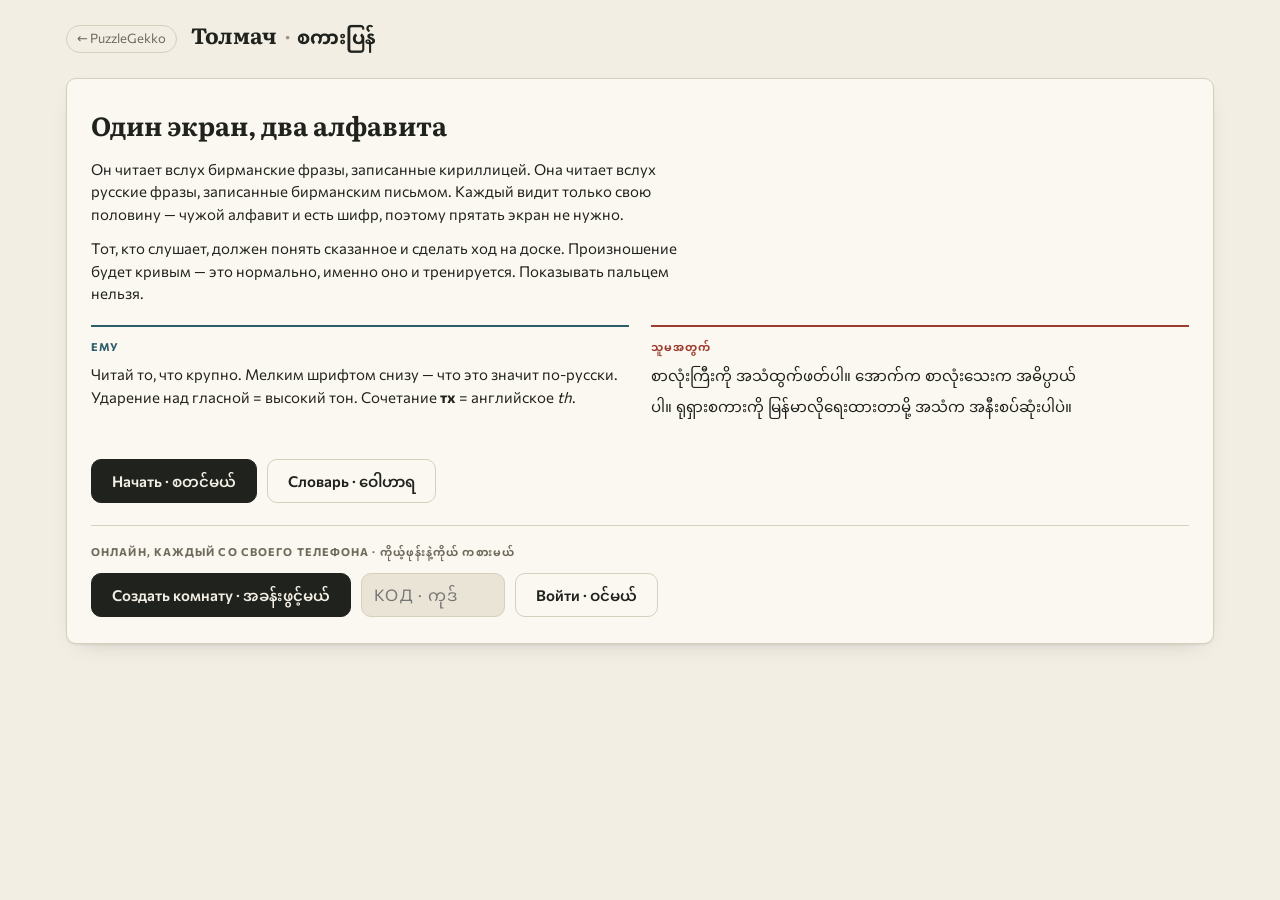
<file: tolmach/index.html>
<!doctype html>
<html lang="ru">
<head>
<meta charset="utf-8">
<meta name="viewport" content="width=device-width, initial-scale=1, viewport-fit=cover">
<style>:root{color-scheme:light dark}</style>
<title>Толмач</title>
<link rel="icon" href="../favicon.svg" type="image/svg+xml">
<link rel="icon" href="../favicon-32.png" sizes="32x32" type="image/png">
<link rel="apple-touch-icon" href="../apple-touch-icon.png">
<link rel="preconnect" href="https://fonts.gstatic.com" crossorigin>
<link rel="stylesheet" href="https://fonts.googleapis.com/css2?family=Commissioner:wght@400;500;600;700&family=Literata:opsz,wght@7..72,500;7..72,700&family=Noto+Sans+Myanmar:wght@400;500;700&display=swap">
<style>
:root{
  --bg:#F2EEE4;
  --surface:#FBF8F1;
  --surface-2:#EAE4D6;
  --ink:#20221D;
  --muted:#6F6A5C;
  --line:#D6CFBE;
  --ru:#2E5E6B;
  --my:#9C3B2E;
  --gold:#A8801F;
  --good:#3F7245;
  --bad:#A33E2E;
  --quiet:#9A9484;
  --shadow:0 1px 2px rgba(32,34,29,.07), 0 8px 24px -16px rgba(32,34,29,.35);
  --r:10px;
}
@media (prefers-color-scheme:dark){
  :root:not([data-theme="light"]){
    --bg:#15181A;
    --surface:#1E2224;
    --surface-2:#282D2F;
    --ink:#ECE6D9;
    --muted:#9A968A;
    --line:#343A3C;
    --ru:#79B0BE;
    --my:#DE8370;
    --gold:#D6AC54;
    --good:#7BB07F;
    --bad:#E08573;
    --quiet:#5E5F5A;
    --shadow:0 1px 2px rgba(0,0,0,.4), 0 8px 24px -16px rgba(0,0,0,.8);
  }
}
:root[data-theme="dark"]{
  --bg:#15181A; --surface:#1E2224; --surface-2:#282D2F; --ink:#ECE6D9;
  --muted:#9A968A; --line:#343A3C; --ru:#79B0BE; --my:#DE8370; --gold:#D6AC54;
  --good:#7BB07F; --bad:#E08573; --quiet:#5E5F5A;
  --shadow:0 1px 2px rgba(0,0,0,.4), 0 8px 24px -16px rgba(0,0,0,.8);
}

*{box-sizing:border-box}
[hidden]{display:none!important}
html,body{height:100%}
body{
  margin:0; background:var(--bg); color:var(--ink);
  font-family:"Commissioner","Noto Sans Myanmar",system-ui,-apple-system,"Segoe UI",sans-serif;
  font-size:15px; line-height:1.5;
  -webkit-font-smoothing:antialiased;
}
.mm{font-family:"Noto Sans Myanmar","Padauk",sans-serif; line-height:2.05;}
button{font:inherit; color:inherit; cursor:pointer}
:focus-visible{outline:2px solid var(--gold); outline-offset:2px; border-radius:4px}

.wrap{max-width:1180px; margin:0 auto; padding-inline:16px; padding-block:18px 40px}

/* ---------- header ---------- */
header.bar{display:flex; align-items:baseline; gap:14px; flex-wrap:wrap; margin-bottom:18px}
.home{font-size:13px; color:var(--muted); text-decoration:none; border:1px solid var(--line); border-radius:99px; padding:3px 10px; align-self:center}
.home:hover{color:var(--ink); border-color:var(--ink)}
.logo{font-family:"Literata",Georgia,serif; font-weight:700; font-size:22px; letter-spacing:-.01em}
.logo .sep{color:var(--quiet); font-weight:500; margin-inline:7px}
.logo .mm{font-size:19px}
.bar .spacer{flex:1}
.stages{display:flex; gap:6px; align-items:center}
.stage-chip{
  font-size:11px; letter-spacing:.07em; text-transform:uppercase; font-weight:600;
  padding:4px 9px; border-radius:99px; border:1px solid var(--line); color:var(--muted);
  background:transparent;
}
.stage-chip[data-on="1"]{background:var(--ink); color:var(--bg); border-color:var(--ink)}
.stage-chip[data-done="1"]{color:var(--good); border-color:var(--good)}
.score{font-variant-numeric:tabular-nums; font-weight:700; font-size:18px}
.score small{font-weight:500; color:var(--muted); font-size:12px; letter-spacing:.06em; text-transform:uppercase; margin-right:6px}

/* ---------- intro ---------- */
.intro{background:var(--surface); border:1px solid var(--line); border-radius:var(--r); padding:26px 24px; box-shadow:var(--shadow)}
.intro h2{font-family:"Literata",Georgia,serif; font-size:26px; margin:0 0 14px; text-wrap:balance; font-weight:700}
.intro p{max-width:62ch; margin:0 0 12px; color:var(--ink)}
.intro p.mm{max-width:48ch}
.rule-cols{display:grid; grid-template-columns:1fr 1fr; gap:22px; margin:20px 0 4px}
.rule-cols > div{border-top:2px solid; padding-top:12px}
.rule-cols > div:first-child{border-color:var(--ru)}
.rule-cols > div:last-child{border-color:var(--my)}
.rule-h{font-size:11px; letter-spacing:.1em; text-transform:uppercase; font-weight:700; margin-bottom:8px}
.rule-cols > div:first-child .rule-h{color:var(--ru)}
.rule-cols > div:last-child .rule-h{color:var(--my)}
.actions{display:flex; gap:10px; flex-wrap:wrap; margin-top:22px; align-items:center}

.btn{
  border:1px solid var(--ink); background:var(--ink); color:var(--bg);
  padding:10px 20px; border-radius:var(--r); font-weight:600; font-size:15px;
}
.btn:hover{opacity:.88}
.btn.ghost{background:transparent; color:var(--ink); border-color:var(--line)}
.btn.ghost:hover{background:var(--surface-2); opacity:1}
.btn[disabled]{opacity:.4; cursor:default}

/* ---------- play layout ---------- */
.play{display:grid; grid-template-columns:1fr minmax(300px,auto) 1fr; gap:18px; align-items:start}

.panel{
  background:var(--surface); border:1px solid var(--line); border-radius:var(--r);
  padding:18px 18px 16px; min-height:250px; box-shadow:var(--shadow);
  display:flex; flex-direction:column; gap:12px;
}
.panel[data-active="0"]{background:transparent; box-shadow:none; border-style:dashed}
.p-head{display:flex; align-items:center; gap:8px; font-size:11px; letter-spacing:.1em; text-transform:uppercase; font-weight:700}
.panel.ru .p-head{color:var(--ru)}
.panel.my .p-head{color:var(--my)}
.p-head .dot{width:7px; height:7px; border-radius:99px; background:currentColor; flex:none}
.panel[data-active="0"] .p-head{color:var(--quiet)}

.read{
  font-size:clamp(21px,2.4vw,27px); font-weight:600; line-height:1.34; text-wrap:balance;
  letter-spacing:-.005em;
}
.panel.my .read{font-size:clamp(20px,2.2vw,25px); font-weight:500}
.gloss{color:var(--muted); font-size:14px; padding-top:10px; border-top:1px solid var(--line)}
.panel.my .gloss{font-size:15px}
.hint{color:var(--quiet); font-size:12.5px; margin-top:auto}
.panel.my .hint{font-size:13.5px}
.listen{color:var(--quiet); font-size:17px; font-weight:500; margin:auto 0; text-align:center; padding:18px 0}
.panel.my .listen{font-size:19px}
.legend{font-size:11.5px; color:var(--quiet); line-height:1.45}

.log{display:flex; flex-direction:column; gap:9px; margin-top:4px; padding-top:12px; border-top:1px solid var(--line)}
.log-item{font-size:14px; line-height:1.4}
.log-item .g{color:var(--quiet); font-size:12.5px}
.panel.my .log-item{font-size:15px}
.panel.my .log-item .g{font-size:13.5px}

/* ---------- board ---------- */
.board-col{display:flex; flex-direction:column; gap:14px; align-items:center}
.grid{
  display:grid; grid-template-columns:auto repeat(3,1fr); gap:6px;
  background:var(--surface); border:1px solid var(--line); border-radius:var(--r);
  padding:12px; box-shadow:var(--shadow);
}
.hdr{
  display:flex; align-items:center; justify-content:center; gap:4px;
  font-size:11px; font-weight:700; color:var(--quiet); font-variant-numeric:tabular-nums;
  min-width:26px;
}
.hdr .mm{font-size:13px; line-height:1}
.hdr.corner{font-size:0}
.cell{
  width:clamp(72px,11vw,98px); aspect-ratio:1;
  border:1px solid var(--line); border-radius:8px; background:var(--surface-2);
  display:flex; align-items:center; justify-content:center; padding:0;
  transition:border-color .12s, transform .08s;
}
.cell:hover:not([disabled]){border-color:var(--gold)}
.cell[disabled]{cursor:default}
.cell.hit{border-color:var(--good); box-shadow:inset 0 0 0 2px var(--good)}
.cell.miss{border-color:var(--bad); box-shadow:inset 0 0 0 2px var(--bad); animation:nudge .32s}
@keyframes nudge{25%{transform:translateX(-4px)}50%{transform:translateX(4px)}75%{transform:translateX(-2px)}}
@media (prefers-reduced-motion:reduce){.cell.miss{animation:none}}
.cell svg,.chip svg{color:var(--muted)}
.cell svg{width:64%; height:64%; display:block}

.palette{
  display:flex; flex-wrap:wrap; gap:7px; justify-content:center; max-width:360px;
}
.chip{
  width:50px; height:50px; border:1px solid var(--line); border-radius:8px;
  background:var(--surface); display:flex; align-items:center; justify-content:center; padding:0;
}
.chip svg{width:60%; height:60%}
.chip[aria-pressed="true"]{border-color:var(--gold); box-shadow:inset 0 0 0 2px var(--gold)}
.chip[disabled]{opacity:.3; cursor:default}

.board-msg{min-height:24px; font-size:14px; font-weight:600; text-align:center}
.board-msg.ok{color:var(--good)}
.board-msg.no{color:var(--bad)}
.board-msg .mm{font-weight:500}
.progress{font-size:12px; color:var(--quiet); letter-spacing:.06em; text-transform:uppercase; font-weight:600; font-variant-numeric:tabular-nums}

/* ---------- vocab ---------- */
.vocab{margin-top:26px; background:var(--surface); border:1px solid var(--line); border-radius:var(--r); padding:20px; box-shadow:var(--shadow)}
.vocab h3{font-family:"Literata",Georgia,serif; font-size:18px; margin:0 0 14px}
.vtable{width:100%; border-collapse:collapse; font-size:14px}
.vtable th{
  text-align:left; font-size:10.5px; letter-spacing:.09em; text-transform:uppercase;
  color:var(--muted); font-weight:700; padding:0 10px 8px 0; border-bottom:1px solid var(--line);
}
.vtable td{padding:7px 10px 7px 0; border-bottom:1px solid var(--line); vertical-align:middle}
.vtable tr:last-child td{border-bottom:none}
.vtable .cyr{font-weight:600; color:var(--ru)}
.vtable .mms{font-weight:500; color:var(--my)}
.vtable .sec{font-size:11px; letter-spacing:.09em; text-transform:uppercase; color:var(--quiet); font-weight:700; padding-top:16px}
.vscroll{overflow-x:auto}
.miss-tag{color:var(--bad); font-size:12px; font-weight:700; font-variant-numeric:tabular-nums}

/* ---------- end ---------- */
.result{background:var(--surface); border:1px solid var(--line); border-radius:var(--r); padding:26px 24px; box-shadow:var(--shadow)}
.result h2{font-family:"Literata",Georgia,serif; font-size:30px; margin:0 0 6px; font-variant-numeric:tabular-nums}
.result .sub{color:var(--muted); margin:0 0 18px}

/* ---------- online ---------- */
.online{margin-top:22px; padding-top:18px; border-top:1px solid var(--line); display:flex; flex-direction:column; gap:12px}
.online-h{font-size:11px; letter-spacing:.1em; text-transform:uppercase; font-weight:700; color:var(--muted)}
.online .row{display:flex; gap:10px; flex-wrap:wrap; align-items:center}
.online input{font:inherit; font-size:16px; padding:9px 12px; border-radius:var(--r); border:1px solid var(--line); background:var(--surface-2); color:var(--ink); width:9em; text-transform:uppercase; letter-spacing:.08em}
.code{font-family:"Literata",Georgia,serif; font-weight:700; font-size:24px; letter-spacing:.12em}
.roles{display:grid; grid-template-columns:1fr 1fr; gap:10px}
.role{text-align:left; border:1px solid var(--line); background:var(--surface-2); border-radius:var(--r); padding:12px 14px; display:flex; flex-direction:column; gap:2px}
.role b{font-size:16px}
.role.ru b{color:var(--ru)} .role.my b{color:var(--my)}
.role span{font-size:12.5px; color:var(--muted)}
.role[aria-pressed="true"]{border-color:var(--gold); box-shadow:inset 0 0 0 2px var(--gold)}
.role[disabled]{opacity:.5; cursor:default}
.linkbtn{border:none; background:none; padding:0; color:var(--gold); text-decoration:underline; font-size:inherit}
.roombar{font-size:12.5px; color:var(--muted)}
.roombar b{color:var(--ink); letter-spacing:.08em}
.play.solo{grid-template-columns:minmax(0,1fr) minmax(300px,auto)}
@media (max-width:900px){
  .play.solo{grid-template-columns:1fr}
  .play.solo.reading .panel{order:-2}
  .play{grid-template-columns:1fr}
  .board-col{order:-1}
  .panel{min-height:0}
  .rule-cols{grid-template-columns:1fr; gap:16px}
  .cell{width:clamp(72px,23vw,98px)}
}
</style>

<div class="wrap">
  <header class="bar">
    <a class="home" href="../" aria-label="All PuzzleGekko games">← PuzzleGekko</a>
    <div class="logo">Толмач<span class="sep">·</span><span class="mm">စကားပြန်</span></div>
    <div class="spacer"></div>
    <div class="stages" id="stages" hidden>
      <span class="stage-chip" data-s="1">Вопросы · မေးခွန်း</span>
      <span class="stage-chip" data-s="2">Диктовка · ညွှန်ကြားချက်</span>
      <span class="stage-chip" data-s="3">Задача · ပဟေဠိ</span>
    </div>
    <div class="roombar" id="roombar" hidden></div>
    <div class="score" id="score" hidden><small>Очки · အမှတ်</small><span id="scoreval">0</span></div>
  </header>

  <section class="intro" id="intro">
    <h2>Один экран, два алфавита</h2>
    <p>Он читает вслух бирманские фразы, записанные кириллицей. Она читает вслух русские фразы, записанные бирманским письмом. Каждый видит только свою половину — чужой алфавит и есть шифр, поэтому прятать экран не нужно.</p>
    <p>Тот, кто слушает, должен понять сказанное и сделать ход на доске. Произношение будет кривым — это нормально, именно оно и тренируется. Показывать пальцем нельзя.</p>

    <div class="rule-cols">
      <div>
        <div class="rule-h">Ему</div>
        <p>Читай то, что крупно. Мелким шрифтом снизу — что это значит по-русски. Ударение над гласной = высокий тон. Сочетание <b>тх</b> = английское <i>th</i>.</p>
      </div>
      <div>
        <div class="rule-h">သူမအတွက်</div>
        <p class="mm">စာလုံးကြီးကို အသံထွက်ဖတ်ပါ။ အောက်က စာလုံးသေးက အဓိပ္ပာယ်ပါ။ ရုရှားစကားကို မြန်မာလိုရေးထားတာမို့ အသံက အနီးစပ်ဆုံးပါပဲ။</p>
      </div>
    </div>

    <div class="actions">
      <button class="btn" id="start">Начать · စတင်မယ်</button>
      <button class="btn ghost" id="toggleVocab">Словарь · ဝေါဟာရ</button>
    </div>
    <div class="online" id="online" hidden></div>
  </section>

  <section class="play" id="play" hidden>
    <div class="panel ru" id="panelRu">
      <div class="p-head"><span class="dot"></span><span id="ruHead">Он читает</span></div>
      <div id="ruBody"></div>
    </div>

    <div class="board-col">
      <div class="progress" id="progress"></div>
      <div class="grid" id="grid"></div>
      <div class="palette" id="palette"></div>
      <div class="board-msg" id="msg"></div>
      <button class="btn" id="advance" hidden></button>
    </div>

    <div class="panel my" id="panelMy">
      <div class="p-head"><span class="dot"></span><span class="mm" id="myHead">သူမဖတ်သည်</span></div>
      <div id="myBody"></div>
    </div>
  </section>

  <section class="result" id="result" hidden></section>

  <section class="vocab" id="vocab" hidden></section>
</div>

<script>
"use strict";

/* ============================================================
   1. СЛОВАРЬ
   Русские формы хранятся парой [кириллица, бирманское письмо].
   Бирманские слова — парой {s: письмо, c: кириллица}.
   Словарь закрытый, поэтому морфология просто лежит готовой.
   ============================================================ */

const OBJ = {
  cat:   {icon:'cat',   my:{s:'ကြောင်', c:'чау́н'}, g:'f',
          ru:{nom:['кошка','ကော့ရှကာ'], acc:['кошку','ကော့ရှကူ'], gen:['кошки','ကော့ရှကီ']}},
  fish:  {icon:'fish',  my:{s:'ငါး', c:'нга́'}, g:'f',
          ru:{nom:['рыба','ရီဗာ'], acc:['рыбу','ရီဗူ'], gen:['рыбы','ရီဗီ']}},
  house: {icon:'house', my:{s:'အိမ်', c:'эйн'}, g:'m',
          ru:{nom:['дом','ဒေါမ်'], acc:['дом','ဒေါမ်'], gen:['дома','ဒေါမာ']}},
  moon:  {icon:'moon',  my:{s:'လ', c:'ла'}, g:'f',
          ru:{nom:['луна','လူနာ'], acc:['луну','လူနူ'], gen:['луны','လူနီ']}},
};

const COL = {
  blue:  {hex:'#3E6EA8', my:{s:'ပြာ', c:'пя'},
          ru:{f:{nom:['синяя','စီညာယာ'], acc:['синюю','စီညူယူ']},
              m:{nom:['синий','စီနီ'],   acc:['синий','စီနီ']}}},
  white: {hex:'#FCFBF6', my:{s:'ဖြူ', c:'пхью́'},
          ru:{f:{nom:['белая','ဗေလာယာ'], acc:['белую','ဗေလူယူ']},
              m:{nom:['белый','ဗေလီ'],   acc:['белый','ဗေလီ']}}},
  green: {hex:'#4E8A5B', my:{s:'စိမ်း', c:'сэ́йн'},
          ru:{f:{nom:['зелёная','ဇေလျိုနာယာ'], acc:['зелёную','ဇေလျိုနူယူ']},
              m:{nom:['зелёный','ဇေလျိုနီ'],   acc:['зелёный','ဇေလျိုနီ']}}},
  pink:  {hex:'#C97A93', my:{s:'ပန်းနု', c:'па́нну'},
          ru:{f:{nom:['розовая','ရောဇောဗာယာ'], acc:['розовую','ရောဇောဗူယူ']},
              m:{nom:['розовый','ရောဇောဗီ'],   acc:['розовый','ရောဇောဗီ']}}},
};

const NUM = [
  {ru:['один','အဒင်'], my:{s:'၁', c:'тит'}},
  {ru:['два','ဒွါ'],   my:{s:'၂', c:'хни́т'}},
  {ru:['три','ထရီ'],   my:{s:'၃', c:'тхо́ун'}},
];

/* служебные слова */
const W = {
  where:['Где','ဂဒေ'], put:['Положи','ပါလာဇီ'], v:['в','ဗ'], ne:['не','နေ'],
  lineP:['линии','လီနီအီ'], lineN:['линия','လီနီယာ'],
  colP:['колонке','ကောလံကေ'], colN:['колонка','ကောလံကာ'],
  above:['выше','ဗီရှေ'], below:['ниже','နီဇေ'],
  left:['левее','လေဗေယေ'], right:['правее','ပရာဗေယေ'],
};

const M = {
  where:['ဘယ်မှာလဲ','бэ хма лэ́'], put:['ထားပါ','тха́ ба'], ko:['ကို','ко'], hma:['မှာ','хма'],
  row:['အတန်း','атáн'], col:['ကော်လံ','ко́лан'],
  is:['ရှိတယ်','ши́ дэ'], isnt:['မရှိဘူး','ма ши́ бу'],
  ga:['က','га'], htet:['ထက်','тхэ́т'],
  up:['အပေါ်','апо́'], down:['အောက်','ау́к'], lf:['ဘယ်ဘက်','бэ́ бэ́т'], rt:['ညာဘက်','нья́ бэ́т'],
};

/* ============================================================
   2. СБОРКА ФРАЗ
   phrase(fact) -> { ru:{cyr,mm}, my:{s,c} }
     ru.cyr — русская фраза кириллицей   (подсказка ЕМУ о смысле)
     ru.mm  — та же фраза бирманским письмом (ЕЙ — читать вслух)
     my.s   — бирманская фраза родным письмом (ЕЙ — подсказка о смысле)
     my.c   — та же фраза кириллицей       (ЕМУ — читать вслух)
   ============================================================ */

function ruSay(parts, end){
  const cyr = parts.map(p => p[0]).join(' ').replace(/ ([,:])/g, '$1') + (end || '');
  const mm  = parts.map(p => p[1]).join(' ').replace(/ ([,:])/g, '$1') + (end === '?' ? ' ?' : ' ။');
  return {cyr, mm};
}
function mySay(parts, end){
  // parts: [burmeseChunk, cyrillicChunk, glue] — glue:true клеит к предыдущему без пробела
  let s = '', c = [];
  for (const p of parts){
    s += (s && !p[2] ? ' ' : '') + p[0];
    c.push(p[1]);
  }
  return {s: s + '။', c: c.join(' ').replace(/ ,/g, ',') + (end || '.')};
}

const colForm = (ck, ok, cs) => COL[ck].ru[OBJ[ok].g][cs];

function phrase(f){
  const o = OBJ[f.o], oo = f.o2 ? OBJ[f.o2] : null;

  if (f.t === 'where'){
    const c = COL[f.c];
    return {
      ru: ruSay([W.where, colForm(f.c, f.o, 'nom'), o.ru.nom], '?'),
      my: mySay([[o.my.s, o.my.c], [c.my.s, c.my.c, true], M.where], '?'),
    };
  }

  if (f.t === 'put'){
    const c = COL[f.c], n1 = NUM[f.r], n2 = NUM[f.k];
    return {
      ru: ruSay([W.put, colForm(f.c, f.o, 'acc'), o.ru.acc, [':',':'],
                 W.lineN, n1.ru, [',',','], W.colN, n2.ru], '.'),
      my: mySay([[o.my.s, o.my.c], [c.my.s, c.my.c, true], [M.ko[0], M.ko[1], true],
                 M.row, [n1.my.s, n1.my.c], ['၊', ',', true],
                 M.col, [n2.my.s, n2.my.c], M.hma, M.put], '.'),
    };
  }

  const rowMode = (f.t === 'inRow' || f.t === 'notInRow');
  if (rowMode || f.t === 'inCol' || f.t === 'notInCol'){
    const neg = f.t.startsWith('not'), n = NUM[f.n];
    const ruParts = [o.ru.nom];
    if (neg) ruParts.push(W.ne);
    ruParts.push(W.v, rowMode ? W.lineP : W.colP, n.ru);
    return {
      ru: ruSay(ruParts, '.'),
      my: mySay([[o.my.s, o.my.c], [M.ga[0], M.ga[1], true],
                 rowMode ? M.row : M.col, [n.my.s, n.my.c], M.hma,
                 neg ? M.isnt : M.is], '.'),
    };
  }

  // отношения: выше / ниже / левее / правее
  const rel = {above:[W.above, M.up], below:[W.below, M.down],
               left:[W.left, M.lf],  right:[W.right, M.rt]}[f.t];
  return {
    ru: ruSay([o.ru.nom, rel[0], oo.ru.gen], '.'),
    my: mySay([[o.my.s, o.my.c], [M.ga[0], M.ga[1], true],
               [oo.my.s, oo.my.c], [M.htet[0], M.htet[1], true],
               [rel[1][0], rel[1][1]], [M.hma[0], M.hma[1], true]], '.'),
  };
}

/* ============================================================
   3. ЗНАЧКИ
   ============================================================ */

const PATHS = {
  cat:   '<path d="M6.5 9.5 5 2.5 10.5 6Z"/><path d="M17.5 9.5 19 2.5 13.5 6Z"/><circle cx="12" cy="14" r="7.2"/>',
  fish:  '<ellipse cx="10.5" cy="12" rx="8.5" ry="5.4"/><path d="M19 12 23.5 7.5v9Z"/>',
  house: '<path d="M12 2.5 22.5 11.2h-3.2V21.5H4.7V11.2H1.5Z"/>',
  moon:  '<path d="M16 2.5A9.6 9.6 0 0 0 16 21.5 12 12 0 0 1 16 2.5Z"/>',
};
function svg(objKey, colorKey){
  const fill = colorKey ? COL[colorKey].hex : 'var(--muted)';
  return `<svg viewBox="0 0 24 24" aria-hidden="true" style="fill:${fill};stroke:currentColor;stroke-width:.9;paint-order:stroke">${PATHS[OBJ[objKey].icon]}</svg>`;
}

/* ============================================================
   4. СТАТИСТИКА СЛОВ (интервальное повторение через веса)
   ============================================================ */

const SKEY = 'tolmach.stats.v1';
let stats = {};
try { stats = JSON.parse(localStorage.getItem(SKEY) || '{}') || {}; } catch (e) { stats = {}; }
function saveStats(){ try { localStorage.setItem(SKEY, JSON.stringify(stats)); } catch (e) {} }
function bump(keys, missed){
  for (const k of keys){
    const s = stats[k] || (stats[k] = {seen:0, miss:0});
    s.seen++; if (missed) s.miss++;
  }
  saveStats();
}
function weight(k){
  const s = stats[k] || {seen:0, miss:0};
  return 1 + s.miss * 2.5 + 4 / (1 + s.seen);
}
function pickWeighted(keys, n){
  const pool = keys.slice(), out = [];
  while (out.length < n && pool.length){
    const w = pool.map(weight), total = w.reduce((a, b) => a + b, 0);
    let r = Math.random() * total, i = 0;
    while (r > w[i] && i < pool.length - 1) r -= w[i++];
    out.push(pool.splice(i, 1)[0]);
  }
  return out;
}
const factWords = f => [f.o, f.o2, f.c, f.r !== undefined ? 'n' + f.r : null,
                        f.k !== undefined ? 'n' + f.k : null, f.n !== undefined ? 'n' + f.n : null]
                       .filter(Boolean);

const shuffle = a => { for (let i = a.length - 1; i > 0; i--){ const j = (Math.random() * (i + 1)) | 0; [a[i], a[j]] = [a[j], a[i]]; } return a; };
const rnd = a => a[(Math.random() * a.length) | 0];

/* ============================================================
   5. ГЕНЕРАТОРЫ ЭТАПОВ
   ============================================================ */

/* Этап 1 — вопросы. На доске 2×2 перекрёстка «два предмета × два цвета»
   плюс один отвлекающий: и предмет, и цвет нужны, чтобы понять, о чём речь. */
function makeWarmup(){
  const [oA, oB, oC] = pickWeighted(Object.keys(OBJ), 3);
  const [cA, cB, cC] = pickWeighted(Object.keys(COL), 3);
  const items = [
    {o:oA, c:cA}, {o:oA, c:cB}, {o:oB, c:cA}, {o:oB, c:cB}, {o:oC, c:cC},
  ];
  const cells = shuffle([0,1,2,3,4,5,6,7,8]).slice(0, items.length);
  const board = Array(9).fill(null);
  items.forEach((it, i) => board[cells[i]] = it);

  const asks = shuffle(items.slice());
  while (asks.length < 6) asks.push(rnd(items));
  return {
    board,
    tasks: asks.slice(0, 6).map(it => ({t:'where', o:it.o, c:it.c,
      answer: board.findIndex(b => b && b.o === it.o && b.c === it.c)})),
  };
}

/* Этап 2 — диктовка. Доска пуста, сбоку палитра из 8 фишек (6 нужных + 2 лишние). */
function makeDictation(){
  const combos = [];
  for (const o of Object.keys(OBJ)) for (const c of Object.keys(COL)) combos.push({o, c});
  const keyOf = x => x.o + '/' + x.c;
  const weighted = pickWeighted(combos.map(keyOf), 8).map(k => {
    const [o, c] = k.split('/'); return {o, c};
  });
  const need = weighted.slice(0, 6);
  const cells = shuffle([0,1,2,3,4,5,6,7,8]).slice(0, 6);
  return {
    board: Array(9).fill(null),
    palette: shuffle(weighted.slice()),
    tasks: need.map((it, i) => ({t:'put', o:it.o, c:it.c,
      r:(cells[i] / 3) | 0, k:cells[i] % 3, answer:cells[i]})),
  };
}

/* Этап 3 — логическая задача.
   Три предмета, у каждого своя линия и своя колонка: 36 расстановок.
   Улики отбираются жадно, пока не останется одна расстановка. */
function makeLogic(){
  const objs = pickWeighted(Object.keys(OBJ), 3);
  const perms = [[0,1,2],[0,2,1],[1,0,2],[1,2,0],[2,0,1],[2,1,0]];
  const all = [];
  for (const rp of perms) for (const cp of perms)
    all.push(objs.map((k, i) => ({k, r:rp[i], c:cp[i]})));
  const truth = rnd(all);
  const at = (arr, k) => arr.find(x => x.k === k);

  const holds = (arr, f) => {
    const a = at(arr, f.o), b = f.o2 ? at(arr, f.o2) : null;
    switch (f.t){
      case 'inRow':    return a.r === f.n;
      case 'notInRow': return a.r !== f.n;
      case 'inCol':    return a.c === f.n;
      case 'notInCol': return a.c !== f.n;
      case 'above':    return a.r < b.r;
      case 'below':    return a.r > b.r;
      case 'left':     return a.c < b.c;
      case 'right':    return a.c > b.c;
    }
  };

  const pool = [];
  for (const o of truth){
    pool.push({t:'inRow', o:o.k, n:o.r}, {t:'inCol', o:o.k, n:o.c});
    for (let n = 0; n < 3; n++){
      if (n !== o.r) pool.push({t:'notInRow', o:o.k, n});
      if (n !== o.c) pool.push({t:'notInCol', o:o.k, n});
    }
  }
  for (const a of truth) for (const b of truth) if (a.k !== b.k){
    pool.push({t: a.r < b.r ? 'above' : 'below', o:a.k, o2:b.k});
    pool.push({t: a.c < b.c ? 'left'  : 'right', o:a.k, o2:b.k});
  }

  shuffle(pool);
  let cands = all.slice();
  const chosen = [];
  for (const f of pool){
    if (cands.length === 1) break;
    const next = cands.filter(a => holds(a, f));
    if (next.length < cands.length){ chosen.push(f); cands = next; }
  }
  // добить до шести — оставшиеся улики верны, просто уже избыточны
  for (const f of pool){
    if (chosen.length >= 6) break;
    if (!chosen.includes(f) && holds(truth, f)) chosen.push(f);
  }
  shuffle(chosen);
  return {objs, truth, tasks: chosen.slice(0, 6).map(f => ({...f}))};
}

/* ============================================================
   6. СОСТОЯНИЕ И ЭКРАНЫ
   ============================================================ */

const $ = id => document.getElementById(id);
const el = {
  intro:$('intro'), play:$('play'), result:$('result'), vocab:$('vocab'),
  stages:$('stages'), score:$('score'), scoreval:$('scoreval'),
  grid:$('grid'), palette:$('palette'), msg:$('msg'), advance:$('advance'), progress:$('progress'),
  ruHead:$('ruHead'), myHead:$('myHead'), ruBody:$('ruBody'), myBody:$('myBody'),
  panelRu:$('panelRu'), panelMy:$('panelMy'),
};

let S = null;

/* online: one room, two phones. Each phone shows only its own half; the board is shared. */
let net = null, db = null, me = null, roomCode = null, lobby = {}, lastJSON = null, lastFx = 0;
const myRole = () => lobby.ru === me ? 'ru' : lobby.my === me ? 'my' : null;
function pushState(){
  if (!db || !S) return;
  const j = JSON.stringify(S);
  if (j === lastJSON) return;
  lastJSON = j;
  db.doc('game/state').set(JSON.parse(j)).catch(syncError);
}
/* who may tap the board right now */
function canTouch(){
  if (!db || !myRole()) return !db;
  if (S.stage === 3) return S.phase === 'solve';
  return myRole() !== S.reader;   // the listener makes the move
}

function freshState(){
  return {stage:0, i:0, score:0, tried:false, reader:'ru',
          board:null, palette:null, tasks:null, sel:null, phase:'read',
          logRu:[], logMy:[], puzzle:null, placed:null};
}

const MAX_SCORE = 6 + 6 + 3;

function startStage(n){
  S.stage = n; S.i = 0; S.tried = false; S.sel = null;
  S.logRu = []; S.logMy = []; S.phase = 'read';
  if (n === 1){ const g = makeWarmup(); S.board = g.board; S.tasks = g.tasks; S.palette = null; }
  if (n === 2){ const g = makeDictation(); S.board = g.board; S.tasks = g.tasks; S.palette = g.palette; }
  if (n === 3){
    const g = makeLogic();
    S.puzzle = g; S.tasks = g.tasks; S.board = Array(9).fill(null);
    S.palette = g.objs.map(o => ({o, c:null})); S.placed = {};
  }
  render();
}

function task(){ return S.tasks[S.i]; }

/* ---------- отрисовка ---------- */

function render(){
  el.intro.hidden = S.stage !== 0;
  el.play.hidden   = S.stage === 0 || S.stage === 4;
  el.result.hidden = S.stage !== 4;
  el.stages.hidden = S.stage === 0;
  el.score.hidden  = S.stage === 0;
  el.scoreval.textContent = S.score;

  for (const chip of el.stages.children){
    const n = +chip.dataset.s;
    chip.dataset.on   = n === S.stage ? '1' : '0';
    chip.dataset.done = n < S.stage ? '1' : '0';
  }
  if (S.stage === 0 || S.stage === 4) return;

  renderPanels();
  renderBoard();
  renderPalette();

  const total = S.tasks.length;
  el.progress.textContent = S.phase === 'solve'
    ? 'Расставьте · နေရာချပါ'
    : `${Math.min(S.i + 1, total)} / ${total}`;
}

function renderPanels(){
  const f = task();
  const p = f ? phrase(f) : null;
  const heIsReader = S.reader === 'ru';
  const solving = S.phase === 'solve';

  el.panelRu.dataset.active = (!solving && heIsReader) ? '1' : '0';
  el.panelMy.dataset.active = (!solving && !heIsReader) ? '1' : '0';
  el.ruHead.textContent = solving ? 'Решайте вместе' : (heIsReader ? 'Читай вслух' : 'Слушай');
  el.myHead.textContent = solving ? 'အတူတူဖြေပါ' : (heIsReader ? 'နားထောင်ပါ' : 'အသံထွက်ဖတ်ပါ');

  const hintRu = {1:'Она нажмёт на клетку.', 2:'Она выберет предмет и клетку.', 3:'Запоминай — улики не повторяются.'}[S.stage];
  const hintMy = {1:'ကွက်တစ်ကွက်ကို နှိပ်ပါ။', 2:'ပစ္စည်းရွေးပြီး ကွက်ကိုနှိပ်ပါ။', 3:'မှတ်ထားပါ — သဲလွန်စတွေ ထပ်မပြပါ။'}[S.stage];

  // ЕГО панель: всё кириллицей — бирманская фраза в транслитерации + русский смысл
  if (!solving && heIsReader){
    el.ruBody.innerHTML =
      `<div class="read">${p.my.c}</div>` +
      `<div class="gloss">${p.ru.cyr}</div>` +
      `<div class="legend">ударение = высокий тон · тх = англ. th</div>` +
      logHtml(S.logRu, false);
  } else {
    el.ruBody.innerHTML =
      `<div class="listen">${solving ? 'Сложите улики и расставьте предметы.' : 'Слушай и переспрашивай.'}</div>` +
      (solving ? '' : `<div class="hint">${hintRu}</div>`) +
      logHtml(S.logRu, false);
  }

  // ЕЁ панель: всё бирманским письмом — русская фраза в транслитерации + бирманский смысл
  if (!solving && !heIsReader){
    el.myBody.innerHTML =
      `<div class="read mm">${p.ru.mm}</div>` +
      `<div class="gloss mm">${p.my.s}</div>` +
      logHtml(S.logMy, true);
  } else {
    el.myBody.innerHTML =
      `<div class="listen mm">${solving ? 'သဲလွန်စတွေ ပေါင်းပြီး နေရာချပါ။' : 'နားထောင်ပါ။'}</div>` +
      (solving ? '' : `<div class="hint mm">${hintMy}</div>`) +
      logHtml(S.logMy, true);
  }
}

function logHtml(log, isMy){
  if (!log.length) return '';
  return '<div class="log">' + log.map(x =>
    `<div class="log-item${isMy ? ' mm' : ''}">${x.main}<div class="g">${x.sub}</div></div>`).join('') + '</div>';
}

function renderBoard(){
  const solving = S.phase === 'solve';
  const clickable = S.stage !== 3 || solving;
  let html = '<div class="hdr corner">.</div>';
  for (let c = 0; c < 3; c++) html += `<div class="hdr">${c + 1}<span class="mm">${NUM[c].my.s}</span></div>`;
  for (let r = 0; r < 3; r++){
    html += `<div class="hdr">${r + 1}<span class="mm">${NUM[r].my.s}</span></div>`;
    for (let c = 0; c < 3; c++){
      const i = r * 3 + c, it = S.board[i];
      html += `<button class="cell" data-i="${i}" ${clickable ? '' : 'disabled'}>${it ? svg(it.o, it.c) : ''}</button>`;
    }
  }
  el.grid.innerHTML = html;
  pushState();
}

function renderPalette(){
  if (S.stage === 1 || (S.stage === 3 && S.phase !== 'solve')){
    el.palette.innerHTML = ''; el.palette.hidden = true; return;
  }
  el.palette.hidden = false;
  el.palette.innerHTML = S.palette.map((p, n) => {
    const used = S.stage === 3 && S.placed[p.o] !== undefined;
    return `<button class="chip" data-p="${n}" aria-pressed="${S.sel === n}" ${used ? 'disabled' : ''}>${svg(p.o, p.c)}</button>`;
  }).join('');
  pushState();
}

function say(text, cls){
  el.msg.className = 'board-msg' + (cls ? ' ' + cls : '');
  el.msg.innerHTML = text;
  if (S){ S.msg = {t:text, c:cls || ''}; pushState(); }
}

/* ---------- ход ---------- */

function flash(i, ok){
  if (S){ S.fx = {i, ok, n:(S.fx ? S.fx.n : 0) + 1}; lastFx = S.fx.n; pushState(); }
  flashLocal(i, ok);
}
function flashLocal(i, ok){
  const c = el.grid.querySelector(`.cell[data-i="${i}"]`);
  if (!c) return;
  c.classList.add(ok ? 'hit' : 'miss');
  setTimeout(() => c.classList.remove('hit', 'miss'), 520);
}

function nextTask(){
  S.i++; S.tried = false; S.sel = null;
  if (S.i >= S.tasks.length){
    if (S.stage === 3){ S.phase = 'solve'; say('Расставьте предметы и проверьте.<br><span class="mm">ပစ္စည်းတွေချပြီး စစ်ပါ။</span>'); render(); showAdvance('Проверить · စစ်မယ်', checkLogic); return; }
    finishStage(); return;
  }
  S.reader = S.reader === 'ru' ? 'my' : 'ru';
  say('');
  render();
}

function finishStage(){
  if (S.stage < 3) startStage(S.stage + 1);
  else { S.stage = 4; renderResult(); render(); }
}

function showAdvance(label, fn){
  el.advance.hidden = false;
  el.advance.innerHTML = label;
  el.advance.onclick = fn;
}
function hideAdvance(){ el.advance.hidden = true; el.advance.onclick = null; }

el.grid.addEventListener('click', e => {
  const b = e.target.closest('.cell'); if (!b || b.disabled) return;
  if (!canTouch()) return;
  const i = +b.dataset.i;

  if (S.stage === 1){
    const f = task(), ok = i === f.answer;
    flash(i, ok);
    if (ok){
      if (!S.tried) S.score++;
      bump(factWords(f), S.tried);
      say('Верно · မှန်တယ်', 'ok');
      hideAdvance();
      setTimeout(nextTask, 650);
    } else {
      S.tried = true;
      say('Не то · မဟုတ်ဘူး — ещё раз · ထပ်ဖတ်ပါ', 'no');
    }
    return;
  }

  if (S.stage === 2){
    if (S.sel === null){ say('Сначала предмет · အရင်ပစ္စည်းရွေးပါ'); return; }
    const f = task(), p = S.palette[S.sel];
    const ok = i === f.answer && p.o === f.o && p.c === f.c;
    flash(i, ok);
    if (ok){
      if (!S.tried) S.score++;
      bump(factWords(f), S.tried);
      S.board[i] = {o:p.o, c:p.c};
      say('Верно · မှန်တယ်', 'ok');
      setTimeout(nextTask, 650);
    } else {
      S.tried = true;
      say('Не то · မဟုတ်ဘူး — ещё раз · ထပ်ဖတ်ပါ', 'no');
      S.sel = null; renderPalette();
    }
    return;
  }

  if (S.stage === 3 && S.phase === 'solve'){
    if (S.board[i]){                       // снять предмет с клетки
      delete S.placed[S.board[i].o];
      S.board[i] = null;
    } else if (S.sel !== null){
      const p = S.palette[S.sel];
      if (S.placed[p.o] !== undefined) S.board[S.placed[p.o]] = null;
      S.board[i] = {o:p.o, c:null};
      S.placed[p.o] = i;
      S.sel = null;
    } else { say('Сначала предмет · အရင်ပစ္စည်းရွေးပါ'); return; }
    say('');
    renderBoard(); renderPalette();
  }
});

el.palette.addEventListener('click', e => {
  const b = e.target.closest('.chip'); if (!b || b.disabled) return;
  if (!canTouch()) return;
  const n = +b.dataset.p;
  S.sel = S.sel === n ? null : n;
  renderPalette();
});

function checkLogic(){
  if (Object.keys(S.placed).length < 3){
    say('Не все предметы на доске · ပစ္စည်းအကုန်မချရသေးဘူး', 'no'); return;
  }
  let right = 0;
  for (const t of S.puzzle.truth){
    const i = S.placed[t.k];
    const ok = i === t.r * 3 + t.c;
    if (ok) right++;
    flash(i, ok);
  }
  S.score += right;
  const missed = right < 3;
  for (const f of S.tasks) bump(factWords(f), missed);
  say(right === 3
      ? 'Всё верно · အကုန်မှန်တယ်'
      : `Верно ${right} из 3 · ၃ ခုမှာ ${NUM[right - 1] ? NUM[right - 1].my.s : '၀'} ခုမှန်တယ်`,
      right === 3 ? 'ok' : 'no');
  hideAdvance();
  setTimeout(() => { S.stage = 4; renderResult(); render(); }, 1400);
}

/* ---------- запись прочитанного в журнал ---------- */

function logCurrent(){
  const f = task(), p = phrase(f);
  if (S.reader === 'ru') S.logRu.push({main:p.my.c, sub:p.ru.cyr});
  else                   S.logMy.push({main:p.ru.mm, sub:p.my.s});
}

/* этап 3: читающий жмёт «дальше», ход на доске не делается */
function logicStep(){
  logCurrent();
  bump(factWords(task()), false);
  nextTask();
  if (S.phase === 'read' && (!db || !myRole() || myRole() === S.reader)) showAdvance('Дальше · ဆက်သွား', logicStep);
}

/* ============================================================
   7. РЕЗУЛЬТАТ И СЛОВАРЬ
   ============================================================ */

function renderResult(){
  const pct = Math.round(S.score / MAX_SCORE * 100);
  const line = pct === 100 ? 'Ни одной осечки.'
             : pct >= 70  ? 'Друг друга слышно.'
             : pct >= 40  ? 'Уже разбираете.'
             :              'Первый круг всегда такой.';
  el.result.innerHTML =
    `<h2>${S.score} / ${MAX_SCORE}</h2>` +
    `<p class="sub">${line} <span class="mm">· ${pct}%</span></p>` +
    `<div class="actions">
       <button class="btn" id="again">Ещё партия · နောက်တစ်ပွဲ</button>
       <button class="btn ghost" id="toVocab">Разбор слов · ဝေါဟာရ</button>
     </div>`;
  $('again').onclick = () => { S = freshState(); startStage(1); el.vocab.hidden = true; window.scrollTo(0, 0); };
  $('toVocab').onclick = () => { buildVocab(); el.vocab.hidden = false; el.vocab.scrollIntoView({behavior:'smooth', block:'start'}); };
  buildVocab();
}

function vocabRows(){
  const rows = [];
  const push = (sec) => rows.push({sec});
  const add = (key, ruPair, myWord) => rows.push({key, ru:ruPair[0], ruMM:ruPair[1], myS:myWord.s, myC:myWord.c});

  push('Предметы · ပစ္စည်း');
  for (const k in OBJ) add(k, OBJ[k].ru.nom, OBJ[k].my);
  push('Цвета · အရောင်');
  for (const k in COL) add(k, COL[k].ru.f.nom, COL[k].my);
  push('Числа · ဂဏန်း');
  NUM.forEach((n, i) => add('n' + i, n.ru, n.my));
  push('Доска и связки · ဘုတ်အဖွဲ့');
  add(null, W.lineN, {s:M.row[0], c:M.row[1]});
  add(null, W.colN,  {s:M.col[0], c:M.col[1]});
  add(null, W.put,   {s:M.put[0], c:M.put[1]});
  add(null, W.where, {s:M.where[0], c:M.where[1]});
  add(null, W.ne,    {s:M.isnt[0], c:M.isnt[1]});
  add(null, W.above, {s:M.up[0], c:M.up[1]});
  add(null, W.below, {s:M.down[0], c:M.down[1]});
  add(null, W.left,  {s:M.lf[0], c:M.lf[1]});
  add(null, W.right, {s:M.rt[0], c:M.rt[1]});
  return rows;
}

function buildVocab(){
  const rows = vocabRows().map(r => {
    if (r.sec) return `<tr><td class="sec" colspan="5">${r.sec}</td></tr>`;
    const s = r.key && stats[r.key];
    const tag = s && s.miss ? `<span class="miss-tag">${s.miss}</span>` : '';
    return `<tr>
      <td class="cyr">${r.ru}</td>
      <td class="mm">${r.ruMM}</td>
      <td class="mms mm">${r.myS}</td>
      <td class="cyr">${r.myC}</td>
      <td>${tag}</td></tr>`;
  }).join('');
  el.vocab.innerHTML =
    `<h3>Словарь · ဝေါဟာရ</h3>
     <div class="vscroll"><table class="vtable">
       <thead><tr>
         <th>Русский</th><th>он же — ей</th><th>မြန်မာ</th><th>он же — ему</th><th>ошибки</th>
       </tr></thead><tbody>${rows}</tbody></table></div>`;
}

/* ============================================================
   8. ЗАПУСК
   ============================================================ */

$('start').onclick = () => { S = freshState(); startStage(1); };
$('toggleVocab').onclick = () => {
  const show = el.vocab.hidden;
  if (show) buildVocab();
  el.vocab.hidden = !show;
};

// этап 3 управляется кнопкой «Дальше», а не доской
const _render = render;
render = function(){
  if (db && S && S.stage === 4) renderResult();
  _render();
  const reader = S && S.stage === 3 && S.phase === 'read' && (!db || !myRole() || myRole() === S.reader);
  if (S && S.stage === 3 && S.phase === 'read'){ if (reader) showAdvance('Дальше · ဆက်သွား', logicStep); else hideAdvance(); }
  else if (S && S.stage === 3 && S.phase === 'solve') showAdvance('Проверить · စစ်မယ်', checkLogic);
  else if (S) hideAdvance();
  renderOnline();
  pushState();
};

/* ---------- online room UI ---------- */
function renderOnline(){
  const r = myRole(), on = !!(db && r && S && S.stage > 0 && S.stage < 4);
  el.panelRu.hidden = on && r !== 'ru';
  el.panelMy.hidden = on && r !== 'my';
  el.play.classList.toggle('solo', on);
  el.play.classList.toggle('reading', on && S.reader === r && S.phase !== 'solve');
  if (db && S && S.msg && S.stage > 0){ el.msg.className = 'board-msg' + (S.msg.c ? ' ' + S.msg.c : ''); el.msg.innerHTML = S.msg.t; }
  if (db && S && S.stage > 0 && S.stage < 4 && S.stage !== 3 && r && !canTouch()) el.grid.querySelectorAll('.cell').forEach(c => c.disabled = true);

  const bar = $('roombar');
  bar.hidden = !roomCode;
  if (roomCode) bar.innerHTML = `Комната · အခန်း <b>${roomCode}</b> · <button class="linkbtn" data-copy>ссылка · လင့်ခ်</button>`;

  const box = $('online');
  box.hidden = !net || S.stage !== 0;
  $('start').hidden = !!roomCode;
  if (box.hidden) return;
  if (!roomCode){
    box.innerHTML = `<div class="online-h">Онлайн, каждый со своего телефона · ကိုယ့်ဖုန်းနဲ့ကိုယ် ကစားမယ်</div>
      <div class="row"><button class="btn" data-room="new">Создать комнату · အခန်းဖွင့်မယ်</button>
      <input id="joincode" placeholder="КОД · ကုဒ်" maxlength="8" autocomplete="off" aria-label="Код комнаты">
      <button class="btn ghost" data-room="join">Войти · ဝင်မယ်</button></div>`;
    return;
  }
  const st = k => lobby[k] === me ? 'это ты · သင်' : lobby[k] ? 'занято · ယူထားပြီ' : 'свободно · လွတ်တယ်';
  const both = lobby.ru && lobby.my;
  box.innerHTML = `<div class="online-h">Комната · အခန်း</div>
    <div class="row"><span class="code">${roomCode}</span><button class="btn ghost" data-copy>Скопировать ссылку · လင့်ခ်ကူးမယ်</button></div>
    <p style="margin:0">Отправь ссылку второму игроку. Каждый выбирает свою роль на своём телефоне.<br><span class="mm">လင့်ခ်ကို ပို့ပါ။ ကိုယ့်ဖုန်းမှာ ကိုယ့်အခန်းကဏ္ဍကို ရွေးပါ။</span></p>
    <div class="roles">
      <button class="role ru" data-role="ru" aria-pressed="${r === 'ru'}" ${lobby.ru && lobby.ru !== me ? 'disabled' : ''}><b>Он · кириллица</b><span>${st('ru')}</span></button>
      <button class="role my" data-role="my" aria-pressed="${r === 'my'}" ${lobby.my && lobby.my !== me ? 'disabled' : ''}><b class="mm">သူမ · မြန်မာစာ</b><span>${st('my')}</span></button>
    </div>
    <div class="row">${both && r ? '<button class="btn" data-online-start>Начать · စတင်မယ်</button>' : `<span class="mm" style="color:var(--muted)">${r ? 'Ждём второго игрока · နောက်တစ်ယောက်ကို စောင့်နေတယ်' : 'Выбери роль · အခန်းကဏ္ဍ ရွေးပါ'}</span>`}
      <button class="linkbtn" data-local>Играть на одном экране · တစ်မျက်နှာပြင်တည်း</button></div>`;
}
document.addEventListener('click', e => {
  const t = e.target.closest('[data-copy],[data-room],[data-role],[data-online-start],[data-local]');
  if (!t) return;
  if (t.matches('[data-copy]')){
    const url = location.href;
    (navigator.clipboard ? navigator.clipboard.writeText(url) : Promise.reject()).then(
      () => { t.textContent = 'Скопировано · ကူးပြီး'; }, () => { prompt('', url); });
  } else if (t.matches('[data-room]')){
    const code = t.dataset.room === 'new' ? net.newRoomCode() : net.cleanRoomCode($('joincode').value);
    if (code) joinRoom(code); else $('joincode').focus();
  } else if (t.matches('[data-role]')){
    const k = t.dataset.role, mine = lobby[k] === me;
    const patch = {[k]: mine ? null : me};
    const other = k === 'ru' ? 'my' : 'ru';
    if (!mine && lobby[other] === me) patch[other] = null;      // one role per phone
    Object.assign(lobby, patch); render();
    db.doc('game/lobby').update(patch).catch(syncError);
  } else if (t.matches('[data-online-start]')){
    S = freshState(); startStage(1);
  } else if (t.matches('[data-local]')){
    location.hash = ''; location.reload();
  }
});
let syncWarned = false;
function syncError(e){
  console.warn(e);
  if (syncWarned) return; syncWarned = true;
  alert('Не удалось сохранить ход в онлайн-комнате · အွန်လိုင်းမှာ မသိမ်းနိုင်ဘူး\n' + (e.code || e.message) +
        (e.code === 'permission-denied' ? '\nFirestore rules: add the tolmach block from firestore.rules.' : ''));
}
async function joinRoom(code){
  try {
    const r = await net.openRoom('tolmach', code);
    db = r.db; me = r.uid;
  } catch (e){
    alert('Не удалось подключиться к комнате · အခန်းကို မချိတ်နိုင်ဘူး\n' + (e.code || e.message)); return;
  }
  roomCode = code;
  if (location.hash.slice(1) !== code) history.replaceState(null, '', '#' + code);
  db.doc('game/lobby').onSnapshot(sn => { lobby = (sn.exists && sn.data()) || {}; render(); }, syncError);
  db.doc('game/state').onSnapshot(sn => {
    const d = sn.exists ? sn.data() : null;
    if (!d){ if (S && S.stage) { S = freshState(); lastJSON = JSON.stringify(S); render(); } return; }
    const j = JSON.stringify(d);
    if (j === lastJSON) return;
    lastJSON = j; S = d;
    if (S.fx && S.fx.n > lastFx){ lastFx = S.fx.n; const fx = S.fx; setTimeout(() => flashLocal(fx.i, fx.ok), 30); }
    render();
  });
  render();
}

function boot(data){
  S = (data && data.stage) ? data : freshState();
  render();
  // GitHub Pages: online rooms through Firebase (shared/net.js); claude.ai and file:// stay on one screen
  if (window.claude) return;
  import('../shared/net.js').then(m => {
    if (!m.configured()) return;
    net = m;
    const code = net.cleanRoomCode(location.hash.slice(1));
    if (code) joinRoom(code); else render();
  }).catch(() => {});
}
if (window.claude && window.claude.hot && window.claude.hot.ready) window.claude.hot.ready(boot);
else boot((window.claude && window.claude.hot && window.claude.hot.data) || {});
if (window.claude && window.claude.hot && window.claude.hot.snapshot) window.claude.hot.snapshot(() => S);
</script>

</html>
</file>
<file: equilibrium/style.css>
/* Equilibrium: graphite table, neon sigils, monospaced numbers. */
:root{
  --bg:#0d0f14; --bg2:#151923; --bg3:#1d2230; --line:#2a3142; --ink:#e8ecf3; --dim:#8b93a7;
  --acc:#7cf2c4; --warn:#ffcf5c; --bad:#ff6b6b; --good:#4dd4ac;
  --head:"Unbounded",system-ui,sans-serif; --body:"Inter",system-ui,-apple-system,"Segoe UI",sans-serif; --mono:"JetBrains Mono",ui-monospace,monospace;
  color-scheme:dark;
}
*{box-sizing:border-box}
html,body{margin:0;background:var(--bg);color:var(--ink);font-family:var(--body);font-size:16px;line-height:1.5}
body{min-height:100vh;background:radial-gradient(900px 600px at 50% -20%,rgba(124,242,196,.08),transparent 60%),radial-gradient(circle at 1px 1px,rgba(255,255,255,.05) 1px,transparent 1.5px) 0 0/26px 26px,var(--bg)}
button,select,input{font:inherit;color:inherit}
button{cursor:pointer}
a{color:inherit}
:focus-visible{outline:2px solid var(--acc);outline-offset:2px}
.dim{color:var(--dim)}
@keyframes rise{from{opacity:0;transform:translateY(10px)}to{opacity:1;transform:none}}
@keyframes stampIn{0%{opacity:0;transform:scale(2) rotate(-12deg)}100%{opacity:1;transform:rotate(-4deg)}}

.top{position:sticky;top:0;z-index:5;display:flex;align-items:center;gap:10px;flex-wrap:wrap;padding:10px max(16px,calc((100% - 1180px)/2 + 16px));background:rgba(13,15,20,.9);backdrop-filter:blur(8px);border-bottom:1px solid var(--line)}
.brand{font-family:var(--head);font-weight:800;text-decoration:none;margin-right:auto;letter-spacing:-.01em}
.chip{font-size:13px;padding:4px 10px;border-radius:99px;background:var(--bg3);border:1px solid var(--line)}
.chip b{font-family:var(--mono);color:var(--acc)}
.chip.warn b,.chip.warn{color:var(--warn)}
.lang{border:1px solid var(--line);background:none;border-radius:8px;padding:4px 10px;font-weight:800;font-size:13px}

.layout{max-width:1180px;margin:0 auto;padding:16px;display:grid;grid-template-columns:280px 1fr;gap:16px;align-items:start}
.layout.solo{grid-template-columns:1fr;max-width:820px}
@media (max-width:860px){.layout{grid-template-columns:1fr}.table{order:2}}
.table{background:var(--bg2);border:1px solid var(--line);border-radius:14px;padding:14px;position:sticky;top:64px}
@media (max-width:860px){.table{position:static}}
.table h3{margin:0 0 8px;font-family:var(--head);font-size:14px;letter-spacing:.06em;text-transform:uppercase;color:var(--dim)}
.seat{border:1px solid var(--line);border-radius:10px;padding:8px 10px;margin-bottom:8px;background:var(--bg3);animation:rise .3s both}
.seat.me{border-color:rgba(124,242,196,.5)}
.seat.out{opacity:.4}
.seat .sh{display:flex;align-items:center;gap:8px}
.seat .sc{margin-left:auto;font-family:var(--mono);font-weight:800;font-size:18px}
.seat .stats{display:flex;gap:10px;font-size:12px;color:var(--dim);margin:4px 0;font-family:var(--mono)}
.seat .stats em{color:var(--bad);font-style:normal}
.seat select{width:100%;margin-top:4px;background:var(--bg);border:1px solid var(--line);border-radius:6px;padding:4px 6px;font-size:13px}
.seat small{color:var(--bad);font-size:12px}
.sig{display:inline-grid;place-items:center;width:24px;height:24px;border-radius:7px;background:color-mix(in srgb,var(--c) 18%,transparent);color:var(--c);font-style:normal;font-size:14px;box-shadow:0 0 12px color-mix(in srgb,var(--c) 40%,transparent)}
.who{display:inline-flex;align-items:center;gap:6px;font-weight:700;vertical-align:middle}
.types{margin-top:10px;font-size:13px}
.types summary{cursor:pointer;color:var(--acc);font-weight:700}
.types p{margin:6px 0}

.board{display:flex;flex-direction:column;gap:14px;min-width:0}
.card,.panel{background:var(--bg2);border:1px solid var(--line);border-radius:14px;padding:18px 20px;animation:rise .35s both}
.card h2{font-family:var(--head);font-weight:800;font-size:clamp(24px,3.4vw,34px);margin:2px 0 8px;letter-spacing:-.01em}
.kicker{margin:0;font-size:12px;letter-spacing:.14em;text-transform:uppercase;color:var(--acc);font-weight:800}
.partner{margin:10px 0 0;font-size:15px}
.panel h3{margin:0 0 10px;font-family:var(--head);font-size:17px}
.matrix{border-collapse:separate;border-spacing:4px;margin:10px 0;font-size:14px}
.matrix th{font-weight:600;color:var(--dim);text-align:left;padding:4px 8px}
.matrix td{background:var(--bg3);border-radius:8px;padding:8px 14px;font-family:var(--mono);text-align:center}
.matrix td b{color:var(--acc)}
.feed{display:flex;flex-direction:column;gap:6px;max-height:260px;overflow:auto;margin-bottom:12px}
.feed.short{max-height:150px}
.msg{background:var(--bg3);border-radius:10px;padding:8px 12px;font-size:14px;animation:rise .3s both}
.msg.ok{border-left:3px solid var(--good)}.msg.no{border-left:3px solid var(--bad)}.msg.spy{border-left:3px solid var(--warn)}
.msg.big{font-size:17px;padding:12px 16px;margin:8px 0}
.acts{display:grid;grid-template-columns:repeat(auto-fit,minmax(240px,1fr));gap:10px;margin-bottom:12px}
.act{border:1px dashed var(--line);border-radius:12px;padding:12px;display:flex;flex-direction:column;gap:8px}
.act p{margin:0;font-size:13px}
.act select,.panel select{background:var(--bg);border:1px solid var(--line);border-radius:8px;padding:6px 8px}
.row{display:flex;align-items:center;gap:8px;font-size:13px;flex-wrap:wrap}
.btn{border:1px solid var(--line);background:var(--bg3);border-radius:10px;padding:10px 16px;font-weight:700}
.btn:hover{border-color:var(--acc)}
.btn.primary{background:var(--acc);color:#0d0f14;border-color:var(--acc)}
.opts{display:flex;flex-wrap:wrap;gap:8px}
.opt{border:1px solid var(--line);background:var(--bg3);border-radius:12px;padding:12px 18px;font-weight:700;font-size:16px;transition:transform .1s,border-color .1s}
.opt:hover{border-color:var(--acc);transform:translateY(-2px)}
.opt.big{font-size:20px;padding:16px 26px}
.opt.danger:hover{border-color:var(--bad)}
.numpick{display:flex;align-items:center;gap:12px;flex-wrap:wrap}
.numpick input{flex:1;min-width:160px;accent-color:var(--acc)}
.numpick output{font-family:var(--mono);font-weight:800;font-size:28px;min-width:54px;text-align:center;color:var(--acc)}
.note{background:rgba(255,207,92,.08);border-left:3px solid var(--warn);border-radius:6px;padding:8px 12px;font-size:14px;margin:8px 0}
.reveal .pairrow{display:grid;grid-template-columns:1fr auto 1fr;gap:10px;align-items:center;background:var(--bg3);border-radius:10px;padding:10px 12px;margin-bottom:8px;animation:rise .4s both}
.reveal .pairrow>div:last-child{text-align:right}
.vs{color:var(--dim);font-weight:800}
.rrow{display:grid;grid-template-columns:1fr auto 60px auto;gap:12px;align-items:center;background:var(--bg3);border-radius:10px;padding:8px 12px;margin-bottom:6px;animation:rise .4s var(--d) both}
.reveal em,.rrow em{font-family:var(--mono);font-style:normal;font-weight:800}
.up{color:var(--good)}.down{color:var(--bad)}
.stamp{display:inline-block;margin-left:8px;font-size:11px;font-weight:800;letter-spacing:.08em;text-transform:uppercase;padding:2px 8px;border:2px solid;border-radius:6px;animation:stampIn .35s .4s both}
.stamp.kept{color:var(--good)}.stamp.broke{color:var(--bad)}
.ballots{display:flex;flex-direction:column;gap:6px;margin:12px 0}
.ballot{background:var(--bg3);border-radius:10px;padding:8px 12px;animation:rise .4s var(--d) both}
.standings{width:100%;border-collapse:collapse;margin:12px 0;font-size:15px}
.standings td{padding:8px;border-bottom:1px solid var(--line)}
.standings td:nth-child(3){font-family:var(--mono);font-weight:800}
.standings tr.me{background:rgba(124,242,196,.08)}

.hero{text-align:center;padding:6vh 0 30px}
.logo{font-size:72px;color:var(--acc);text-shadow:0 0 40px rgba(124,242,196,.5)}
.hero h1{font-family:var(--head);font-weight:800;font-size:clamp(40px,8vw,76px);margin:0 0 12px;letter-spacing:-.03em}
.lead{color:#b9c0d0;max-width:60ch;margin:0 auto 24px;font-size:17px}
.menu{display:flex;flex-direction:column;gap:10px;max-width:320px;margin:0 auto 26px}
.how{text-align:left;background:var(--bg2);border:1px solid var(--line);border-radius:14px;padding:18px 18px 18px 38px;font-size:15px}
.how li{margin:8px 0}
.foot{margin-top:24px;color:var(--dim)}
@media (prefers-reduced-motion:reduce){*{animation:none!important;transition:none!important}}
</file>
<file: journey/style.css>
/* 81 Trials: rice paper, ink, vermilion seals and gold, in the manner of a mounted hand scroll. */
:root{
  --paper:#f4ead4; --paper2:#ebdfc3; --silk:#e3d3ae; --ink:#1b1a17; --ink2:#4a443a; --red:#b8322a; --red2:#8f2219; --gold:#c9a24a; --jade:#3f7d6a; --p0:#d98a1c; --p1:#3d6fb0;
  --brush:"Ma Shan Zheng","Noto Serif SC","STKaiti","KaiTi",serif; --head:"Cormorant Garamond","Noto Sans Myanmar",Georgia,serif; --body:"Noto Serif","Noto Sans Myanmar",Georgia,serif;
  color-scheme:light;
}
*{box-sizing:border-box}
html,body{margin:0;min-height:100%;background:var(--paper);color:var(--ink);font-family:var(--body);font-size:16px;line-height:1.55}
body{background:radial-gradient(1200px 700px at 50% -10%,#fbf5e6,transparent 70%),repeating-linear-gradient(90deg,rgba(120,90,40,.025) 0 2px,transparent 2px 7px),var(--paper);min-height:100vh}
button{font:inherit;color:inherit;cursor:pointer}
a{color:inherit}
:focus-visible{outline:2px solid var(--red);outline-offset:3px}
.zh{font-family:var(--brush);font-weight:400}
.dim{color:var(--ink2);opacity:.8}
.small{font-size:13px}
.center{text-align:center}
@keyframes rise{from{opacity:0;transform:translateY(14px)}to{opacity:1;transform:none}}
@keyframes drift{from{transform:translateX(-10%)}to{transform:translateX(110vw)}}
@keyframes bob{0%,100%{transform:translateY(0)}50%{transform:translateY(-5px)}}
@keyframes stamp{0%{opacity:0;transform:scale(2.2) rotate(-10deg)}70%{opacity:1;transform:scale(.95) rotate(2deg)}100%{transform:none;opacity:1}}
@keyframes flick{0%,100%{transform:scaleY(1) skewX(0)}50%{transform:scaleY(1.08) skewX(-3deg)}}
@keyframes shake{0%,100%{transform:none}20%{transform:translate(-6px,2px)}40%{transform:translate(5px,-3px)}60%{transform:translate(-4px,3px)}80%{transform:translate(3px,-2px)}}

.btn{display:inline-flex;align-items:center;gap:8px;border:1.5px solid var(--ink);background:rgba(255,255,255,.4);border-radius:3px;padding:9px 18px;font-weight:600;transition:transform .1s,background .15s}
.btn:hover{background:#fff}
.btn:active{transform:translateY(1px)}
.btn:disabled{opacity:.4;cursor:default}
.btn.red{background:var(--red);border-color:var(--red2);color:#f6e7c8;box-shadow:inset 0 0 0 2px rgba(246,231,200,.25)}
.btn.red:hover{background:var(--red2)}
.btn.primary{background:var(--ink);color:var(--paper)}
.btn.on{background:var(--gold);border-color:#8a6a2a}
.link{border:0;background:none;text-decoration:underline;padding:0}
.row{display:flex;flex-wrap:wrap;gap:10px;align-items:center;justify-content:center;margin:12px 0}
.note{background:rgba(201,162,74,.16);border-left:3px solid var(--gold);padding:8px 12px;margin:10px 0;font-size:15px}
.note.bad{background:rgba(184,50,42,.1);border-color:var(--red)}
.note.good{background:rgba(63,125,106,.14);border-color:var(--jade)}
.seal{display:block;filter:drop-shadow(0 1px 0 rgba(0,0,0,.15))}
.seal.dim{opacity:.55}

/* a panel mounted like a hanging scroll: paper, a silk border, a thin gold rule */
.paper{background:linear-gradient(#fbf6ea,#f5ecd8);border-radius:2px;box-shadow:0 0 0 8px var(--silk),0 0 0 9px #a98c55,0 0 0 13px #e9dcbd,0 22px 50px rgba(40,25,10,.28);padding:20px 22px}

/* header */
.top{position:sticky;top:0;z-index:20;display:flex;align-items:center;gap:10px;padding:8px max(14px,calc((100% - 1100px)/2));background:rgba(244,234,212,.88);backdrop-filter:blur(6px);border-bottom:2px solid var(--red)}
.brand{display:flex;align-items:baseline;gap:10px;text-decoration:none;margin-right:auto}
.brand .zh{font-size:28px;color:var(--red)}
.brand span:last-child{font-family:var(--head);font-weight:700;font-size:20px}
.score{display:flex;align-items:center;gap:6px;font-weight:700}
.ib{white-space:nowrap;border:1px solid rgba(27,26,23,.3);background:transparent;border-radius:3px;padding:4px 10px;font-weight:700;font-size:14px}
.ib.back{margin-right:auto}
.top .ib.back+.score{margin-left:auto}

/* title */
.titlepage{position:relative;z-index:0;isolation:isolate;min-height:100vh;overflow:hidden;display:grid;place-items:center}
.titlepage .scene,.trialpage>.scene{position:fixed;inset:0;width:100%;height:100%;z-index:-1}
.clouds i{position:absolute;width:340px;height:70px;border-radius:50%;background:radial-gradient(ellipse at 40% 50%,rgba(255,255,255,.75),rgba(255,255,255,0) 70%);animation:drift linear infinite}
.clouds i:nth-child(1){top:16%;animation-duration:70s;animation-delay:-20s}.clouds i:nth-child(2){top:34%;width:460px;animation-duration:95s;animation-delay:-60s}.clouds i:nth-child(3){top:58%;animation-duration:80s;animation-delay:-5s}
.tcenter{position:relative;display:flex;align-items:center;gap:34px;padding:24px;max-width:980px;animation:rise .8s both}
.vert{writing-mode:vertical-rl;font-family:var(--brush);font-size:clamp(70px,12vw,150px);line-height:1;color:var(--ink);text-shadow:0 2px 0 rgba(255,255,255,.4);letter-spacing:.05em}
.tbox{background:rgba(251,246,234,.92);padding:26px 30px;box-shadow:0 0 0 8px var(--silk),0 0 0 9px #a98c55,0 22px 50px rgba(40,25,10,.3);max-width:520px}
.tbox h1{font-family:var(--head);font-weight:700;font-size:clamp(40px,6vw,64px);line-height:1;margin:0 0 12px}
.tbox p{margin:0 0 18px;color:var(--ink2)}
.tfoot{font-size:14px;margin-top:16px!important}
.sealrow{display:flex;flex-direction:column;gap:12px;align-self:flex-start}
.walkers{position:absolute;bottom:4%;left:0;width:180px;animation:drift 60s linear infinite}
.walkers .pilgrims{width:100%;animation:bob 1s ease-in-out infinite}
@media (max-width:760px){.tcenter{flex-direction:column;gap:14px}.vert{writing-mode:horizontal-tb;font-size:64px}.sealrow{flex-direction:row;align-self:center}}

/* the scroll map */
.mappage{max-width:1240px;margin:0 auto;padding:20px 14px 40px}
.maphead{text-align:center}
.maphead h2{font-family:var(--head);font-size:clamp(30px,5vw,46px);margin:6px 0 0}
.maphead p{margin:4px 0 18px;color:var(--ink2)}
.scrollwrap{position:relative;display:flex;align-items:stretch}
.roller{flex:none;width:26px;border-radius:12px;background:linear-gradient(90deg,#5a3a1a,#a8743a 40%,#6a4420);box-shadow:0 6px 14px rgba(0,0,0,.35);position:relative;z-index:2}
.roller::before,.roller::after{content:"";position:absolute;left:-5px;right:-5px;height:22px;border-radius:6px;background:linear-gradient(90deg,#8a6a2a,#e2c26a,#8a6a2a)}
.roller::before{top:-14px}.roller::after{bottom:-14px}
.scroll{flex:1;overflow-x:auto;overflow-y:hidden;height:480px;background:#f6edd8;box-shadow:inset 0 0 0 6px var(--silk),inset 0 0 0 7px #a98c55;scrollbar-color:var(--red) transparent;-webkit-overflow-scrolling:touch}
.strip{position:relative;height:100%}
.stripbg{position:absolute;inset:0;display:flex;opacity:.42;pointer-events:none}
.stripbg .scene{flex:none;width:1600px;height:100%}
.road{position:absolute;left:0;top:0}
.node{position:absolute;transform:translate(-50%,-50%);border:0;background:none;padding:0;display:flex;flex-direction:column;align-items:center;gap:6px}
.node.open{cursor:pointer}
.node.open .seal{transition:transform .2s}
.node.open:hover .seal{transform:scale(1.08) rotate(-3deg)}
.node.cur .seal{animation:bob 1.6s ease-in-out infinite;filter:drop-shadow(0 0 10px rgba(184,50,42,.5))}
.node.done .seal{filter:saturate(.75)}
.nlabel{background:rgba(251,246,234,.92);border:1px solid #c7b48a;padding:2px 10px;border-radius:2px;font-size:13px;white-space:nowrap;display:flex;flex-direction:column;align-items:center}
.nlabel b{font-weight:600}
.stars{color:var(--red);letter-spacing:2px;font-size:11px}
.here{position:absolute;transform:translateX(-50%);width:110px;pointer-events:none}
.here .pilgrims{width:100%;animation:bob 1.2s ease-in-out infinite}
.maptip{text-align:center;color:var(--ink2);font-size:14px;margin-top:22px}

/* a trial */
.trialpage{position:relative;z-index:0;isolation:isolate;min-height:100vh}
.tmain{max-width:800px;margin:0 auto;padding:22px 16px 60px;display:flex;flex-direction:column;gap:30px}
.thead{display:flex;align-items:center;gap:16px;justify-content:center;animation:rise .5s both}
.tno{width:58px;height:58px;border-radius:50%;background:var(--red);color:#f6e7c8;display:grid;place-items:center;font-family:var(--brush);font-size:26px;box-shadow:0 0 0 3px #f6e7c8,0 0 0 5px var(--red)}
.thead h2{font-family:var(--head);font-size:clamp(28px,5vw,42px);margin:0;text-shadow:0 1px 0 rgba(255,255,255,.6)}
.tzh{font-family:var(--brush);font-size:40px;color:var(--red);text-shadow:0 1px 0 rgba(255,255,255,.6)}
.rules p{margin:0}
.trow{display:flex;align-items:center;gap:14px;margin-top:12px;flex-wrap:wrap}
.status{font-size:15px}
.mist{color:var(--red);letter-spacing:3px;font-weight:700}
.hint{margin:10px 0 0;padding:8px 12px;background:rgba(201,162,74,.16);border-left:3px solid var(--gold);font-size:15px;animation:rise .3s both}
.board{min-height:200px}

/* dialogue */
.dlg{position:fixed;left:0;right:0;bottom:0;z-index:50;padding:0 12px 14px;display:flex;justify-content:center;animation:rise .35s both}
.dlg::before{content:"";position:fixed;inset:0;background:linear-gradient(transparent 40%,rgba(30,20,10,.35));z-index:-1}
.dlgin{display:flex;gap:16px;align-items:flex-end;max-width:820px;width:100%;background:linear-gradient(#fbf6ea,#f3e8cf);box-shadow:0 0 0 6px var(--silk),0 0 0 7px #a98c55,0 20px 50px rgba(0,0,0,.35);padding:14px 18px}
.dlgface{flex:none;width:130px;margin-top:-60px;background:radial-gradient(circle at 50% 60%,#efe1c0,#d9c28e);border-radius:50% 50% 8px 8px;box-shadow:0 0 0 4px var(--gold),0 0 0 6px var(--red);overflow:hidden}
.bust{display:block;width:100%;height:auto}
.dlgface.talk .mouth{transform-box:fill-box;transform-origin:center;animation:talk .14s ease-in-out 8 alternate}
@keyframes talk{to{transform:scaleY(1.6)}}
.dlgtext{flex:1}
.dlgtext b{font-family:var(--head);font-size:22px}
.dlgtext b .zh{color:var(--red);font-size:20px;margin-left:6px}
.dlgtext p{margin:4px 0 10px;font-size:17px}
.dlgtext .btn{float:right}
@media (max-width:560px){.dlgface{width:90px;margin-top:-40px}.dlgtext p{font-size:15px}}
.result{align-items:center;bottom:auto;top:0;height:100vh}
.resin{max-width:560px;text-align:center;animation:rise .4s both}
.resin .kick{margin:0;font-family:var(--brush);color:var(--red);font-size:22px}
.resin h2{font-family:var(--head);font-size:36px;margin:2px 0 14px}
.seals3{display:flex;justify-content:center;gap:22px;flex-wrap:wrap}
.s3{display:flex;flex-direction:column;align-items:center;gap:6px;max-width:140px;font-size:13px;color:var(--ink2)}
.s3.ok .seal{animation:stamp .45s var(--d) both}
.s3:not(.ok){opacity:.6}
.headache{animation:shake .5s 2}
.headache::after{content:"";position:fixed;inset:0;pointer-events:none;box-shadow:inset 0 0 120px rgba(184,50,42,.55);z-index:60}

/* 1 · the talisman net */
.net{display:grid;grid-template-columns:repeat(var(--n),1fr);gap:4px;width:min(100%,460px);margin:0 auto;padding:10px;background:#8f2219;border-radius:4px;box-shadow:inset 0 0 0 3px #c9a24a}
.nt{aspect-ratio:1;border:0;padding:0;background:none;position:relative}
.srcov{position:absolute;left:30%;top:30%;width:40%;height:40%;display:grid;place-items:center;background:var(--red);border:2px solid #c9a24a;border-radius:5px;color:#f6e7c8;font-family:var(--brush);font-size:clamp(14px,3.6vw,26px);pointer-events:none;box-shadow:0 0 10px rgba(255,200,80,.7)}
.ntr{width:100%;height:100%;transition:transform .2s ease}
.nt svg{display:block;width:100%;height:100%}
.tbg{fill:#f3e3b8;stroke:#c9a24a;stroke-width:2}
.ln{stroke:#6a5a44;stroke-width:12;stroke-linecap:round;transition:stroke .3s}
.dot{fill:#6a5a44}.end{fill:#f3e3b8;stroke:#6a5a44;stroke-width:5}
.src{fill:var(--red);stroke:#c9a24a;stroke-width:3}.srct{font-family:var(--brush);font-size:30px;fill:#f6e7c8}
.nt.lit .ln{stroke:#d4a12a;filter:drop-shadow(0 0 3px rgba(255,200,80,.9))}
.nt.lit .dot{fill:#d4a12a}.nt.lit .end{stroke:#d4a12a;fill:#fff3c8}
.net.solved{animation:glow 1s ease both}
@keyframes glow{50%{box-shadow:inset 0 0 0 3px #c9a24a,0 0 60px rgba(255,200,80,.9)}}

/* 2 · the balance */
.weigh{text-align:center}
.stagecap{font-family:var(--head);font-weight:700;font-size:19px;margin:0 0 6px}
.balance{width:min(100%,420px);display:block;margin:0 auto}
.beam{transform-origin:200px 60px;transition:transform .8s cubic-bezier(.3,1.6,.6,1)}
.pan{transition:transform .8s cubic-bezier(.3,1.6,.6,1)}
.pans{display:grid;grid-template-columns:1fr 1fr;gap:16px;margin:-6px auto 10px;max-width:440px}
.panL,.panR{min-height:54px;display:flex;flex-wrap:wrap;justify-content:center;gap:2px;align-items:center;background:rgba(201,162,74,.15);border-radius:4px;padding:4px}
.table{display:flex;flex-wrap:wrap;justify-content:center;gap:6px;padding:10px;background:#7a4a24;border-radius:4px;box-shadow:inset 0 0 0 3px #4a2a10;min-height:90px}
.fr{border:0;background:none;padding:0}
.fruit{width:52px;height:auto;display:block;transition:transform .15s}
.fruit.sm{width:38px}
.fr:hover .fruit{transform:translateY(-4px)}
.hist{text-align:left;font-size:14px;max-width:440px;margin:10px auto 0;padding-left:22px}
.dir{background:rgba(201,162,74,.2);padding:8px;border-radius:4px}

/* 3 · the travellers */
.bones p{text-align:center;margin:4px 0 14px}
.people{display:grid;grid-template-columns:repeat(auto-fit,minmax(140px,1fr));gap:12px}
.person{border:1.5px solid #c7b48a;background:rgba(255,255,255,.55);border-radius:4px;padding:10px;display:flex;flex-direction:column;align-items:center;gap:4px;text-align:center;transition:transform .15s,box-shadow .15s}
.person:hover{transform:translateY(-3px)}
.person.sel{border-color:var(--red);box-shadow:0 0 0 3px rgba(184,50,42,.35)}
.pf{width:72px}.pf svg{display:block;width:100%}
.person b{font-family:var(--head);font-size:18px}
.person q{font-size:14px;font-style:italic;quotes:"«" "»"}
.person em{font-style:normal;font-weight:700;font-size:13px}
.person.isdemon{background:#efe8da;border-color:#888}.person.isdemon em{color:var(--red)}
.person.ishuman em{color:var(--jade)}
.bones.hit .person.isdemon{animation:shake .5s}

/* 4 · the river */
.river{display:grid;grid-template-columns:1fr 1.4fr 1fr;min-height:230px;border-radius:4px;overflow:hidden;box-shadow:inset 0 0 0 2px #a98c55}
.bank{background:linear-gradient(#c9b57a,#a8925a);display:grid;grid-template-columns:1fr 1fr;align-content:center;justify-items:center;gap:4px;padding:8px}
.water{position:relative;background:repeating-linear-gradient(170deg,#8fa7aa 0 12px,#9db4b6 12px 24px);background-size:200% 100%;animation:waves 6s linear infinite}
@keyframes waves{to{background-position:200% 0}}
.raft{position:absolute;top:50%;width:46%;min-height:70px;transform:translateY(-50%);display:flex;justify-content:center;align-items:flex-end;gap:2px;transition:left .9s ease;padding-bottom:12px}
.raft.l{left:2%}.raft.r{left:52%}
.raft .logs{position:absolute;left:0;right:0;bottom:0;height:16px;background:repeating-linear-gradient(90deg,#7a4a24 0 14px,#5a3518 14px 16px);border-radius:4px;z-index:-1;box-shadow:0 4px 0 rgba(0,0,0,.2)}
.tok{border:0;background:none;padding:0;width:52px}
.tok svg{display:block;width:100%}
.tok:hover{transform:translateY(-3px)}
@media (max-width:560px){.tok{width:40px}}

/* 5 · the flaming mountain */
.fire{display:grid;grid-template-columns:repeat(var(--n),1fr);gap:5px;width:min(100%,430px);margin:0 auto;padding:10px;background:#5a2a1a;border-radius:4px}
.fc{aspect-ratio:1;border:0;border-radius:4px;background:#8a6a5a;display:grid;place-items:center;padding:4px;box-shadow:inset 0 -6px 0 rgba(0,0,0,.25)}
.fc.burn{background:radial-gradient(circle at 50% 70%,#f2a33a,#b8402a 70%)}
.fc .fl{width:84%;transform-origin:50% 100%;animation:flick .5s ease-in-out infinite}
.fc:nth-child(2n) .fl{animation-delay:-.25s}
.ash{width:40%;height:12%;border-radius:50%;background:#6a5a50}
.fc.fanned{animation:fanned .4s}
@keyframes fanned{50%{transform:scale(.9) rotate(-4deg)}}
.fire.solved{animation:glow 1s both}

/* 6 · the web */
.web{width:min(100%,480px);margin:0 auto;background:radial-gradient(circle,#3f3548,#1b1a17);border-radius:6px;box-shadow:inset 0 0 0 3px #6f6578}
.web svg{display:block;width:100%;touch-action:none}
.web line{stroke-width:.9;stroke-linecap:round;transition:stroke .2s}
.web line.ok{stroke:#e8e0ef}.web line.x{stroke:#ff6b5a}
.knot circle{fill:#c9a24a;stroke:#1b1a17;stroke-width:.6;cursor:grab}
.knot .in{fill:#1b1a17}
.knot.drag circle:first-child{fill:#f2d06a}
.web.solved line{stroke:#f2d06a}
/* ── a game for two */
.tbtns{display:flex;gap:10px;flex-wrap:wrap}
.toast{position:fixed;left:50%;bottom:24px;transform:translateX(-50%);z-index:80;background:var(--ink);color:var(--paper);padding:10px 18px;border-radius:3px;box-shadow:0 10px 30px rgba(0,0,0,.3);animation:rise .25s both;transition:opacity .5s;max-width:calc(100vw - 32px);text-align:center}
.toast.out{opacity:0}
.chip{display:inline-flex;align-items:center;gap:6px;font-size:13px;font-weight:700;padding:3px 10px;border-radius:99px;background:rgba(255,255,255,.55);border:1.5px solid var(--c);white-space:nowrap}
.chip i{width:10px;height:10px;border-radius:50%;background:var(--c)}
.chip.p0,.p0{--c:var(--p0)}.chip.p1,.p1{--c:var(--p1)}
.chip.off{opacity:.55;border-style:dashed}
.top .chip{max-width:40vw;overflow:hidden;text-overflow:ellipsis}
.coopbar{display:flex;flex-wrap:wrap;gap:8px 12px;align-items:center;justify-content:center;margin:-8px 0 16px;font-size:14px}
.cooprule{margin-top:10px!important;padding:8px 12px;border-left:4px solid var(--c);background:color-mix(in srgb,var(--c) 12%,transparent);font-size:15px}
.coopbox{max-width:560px}
.roles{display:grid;grid-template-columns:1fr 1fr;gap:12px;margin:0 0 18px}
.role{display:flex;flex-direction:column;align-items:center;text-align:center;gap:2px;padding:10px;border:2px solid var(--c);border-radius:4px;background:color-mix(in srgb,var(--c) 10%,#fff8)}
.role .bust{width:84px}.role b{font-family:var(--head);font-size:18px;line-height:1.15}.role span{font-size:13px;color:var(--ink2)}
.coopact{display:flex;flex-wrap:wrap;gap:12px;align-items:center}
#jf{display:flex;gap:6px}
#jf input{width:120px;font:700 20px/1 var(--body);letter-spacing:.18em;text-transform:uppercase;padding:8px 10px;border:1.5px solid var(--ink);border-radius:3px;background:#fffdf6}
.bigcode{display:flex;gap:8px;justify-content:center;margin:6px 0 12px}
.bigcode i{font-style:normal;width:52px;height:62px;display:grid;place-items:center;background:var(--red);color:#f6e7c8;font:700 34px/1 var(--head);border-radius:4px;box-shadow:0 4px 0 var(--red2)}
.qr{width:150px;margin:0 auto}.qr svg{display:block;width:100%;height:auto;background:#fff}
.waiting{text-align:center;color:var(--ink2)}
.dots i{display:inline-block;width:7px;height:7px;margin:0 2px;border-radius:50%;background:var(--red);animation:bob .9s ease-in-out infinite}
.dots i:nth-child(2){animation-delay:.15s}.dots i:nth-child(3){animation-delay:.3s}
/* whose piece is whose */
.own0{--c:var(--p0)}.own1{--c:var(--p1)}
.nt.own0::after,.nt.own1::after,.fc.own0::after,.fc.own1::after{content:"";position:absolute;right:3px;top:3px;width:22%;height:22%;border-radius:50%;background:var(--c);box-shadow:0 0 0 2px #fff8;pointer-events:none}
.fc{position:relative}
.nt.theirs,.fc.theirs,.pcell.theirs{filter:saturate(.55) brightness(.92)}
.knot.own0 circle:first-child,.knot.own1 circle:first-child{fill:var(--c)}
.knot.theirs{opacity:.7}
.panL.own0,.panR.own1,.panL.own1,.panR.own0{box-shadow:inset 0 0 0 2px var(--c)}
.bank.own0,.bank.own1{position:relative;box-shadow:inset 0 0 0 3px var(--c)}
.bankname{position:absolute;left:4px;bottom:2px;font-size:12px;font-weight:700;color:var(--c);background:#fff9;padding:0 6px;border-radius:99px}
.person.side0,.person.side1{border-bottom:4px solid var(--c)}.person.side0{--c:var(--p0)}.person.side1{--c:var(--p1)}
.person q.whisper{color:var(--ink2);opacity:.75}
.pcell.own0,.pcell.own1{box-shadow:inset 0 -3px 0 var(--c)}

/* Yellow Wind Ridge */
.windb{position:relative;width:min(100%,460px);margin:6px auto 0;border-radius:4px;overflow:hidden;touch-action:none;
  background:linear-gradient(rgba(90,58,18,.16) 1px,transparent 1px) 0 0/calc(100%/var(--w)) calc(100%/var(--h)),linear-gradient(90deg,rgba(90,58,18,.16) 1px,transparent 1px) 0 0/calc(100%/var(--w)) calc(100%/var(--h)),radial-gradient(circle at 30% 30%,#f1dca0,#d9b062);box-shadow:inset 0 0 0 3px #8a6a2a}
.windb.solved{animation:glow 1s both}
.wc{position:absolute;display:grid;place-items:center;padding:3%}
.wc svg{width:100%;height:100%;display:block}
.hc{transition:left .35s cubic-bezier(.5,0,.4,1.2),top .35s cubic-bezier(.5,0,.4,1.2);z-index:2}
.hero{border:0;background:none;padding:0;width:100%;height:100%;border-radius:50%}
.hero.sel{box-shadow:0 0 0 3px var(--red),0 0 14px rgba(184,50,42,.6)}
.hc.own0 .hero,.hc.own1 .hero{box-shadow:0 0 0 3px var(--c)}
.tgt{opacity:.95}.tgt.t0 svg{animation:bob 1.4s ease-in-out infinite}
.cage{width:100%;height:100%;border:2px dashed #5a3a12;border-radius:6px;background:#fff6;padding:6%}
.gust{position:absolute;left:-30%;top:20%;width:60%;height:3px;background:linear-gradient(90deg,transparent,#fff8,transparent);animation:drift 3s linear infinite;pointer-events:none}
.gust.g2{top:65%;animation-duration:4.4s;animation-delay:-2s}
.pad{display:flex;flex-direction:column;align-items:center;gap:10px;margin-top:12px}
.seg{display:inline-flex;border:1.5px solid var(--ink);border-radius:3px;overflow:hidden}
.seg button{border:0;background:transparent;padding:7px 12px;font-weight:600}
.seg button.on{background:var(--ink);color:var(--paper)}
.padwho{font-weight:700}
.arrows{display:grid;grid-template-columns:repeat(3,52px);grid-template-rows:repeat(2,46px);gap:6px}
.arrows button{border:1.5px solid var(--ink);background:#fffdf6;border-radius:4px;font-size:20px}
.arrows [data-d="0"]{grid-column:2}.arrows [data-d="3"]{grid-column:1;grid-row:2}.arrows [data-d="2"]{grid-column:2;grid-row:2}.arrows [data-d="1"]{grid-column:3;grid-row:2}
.arrows button:active{background:var(--gold)}

/* Cart-Slow Kingdom */
.casket{display:flex;flex-direction:column;align-items:center;gap:10px}
.cab{background:linear-gradient(#8f2219,#6a1810);padding:10px;border-radius:4px;box-shadow:inset 0 0 0 3px #c9a24a,0 8px 0 #4a120c}
.cabdoors{display:flex;gap:8px}
.door{width:58px;height:70px;display:grid;place-items:center;background:linear-gradient(#c9a24a,#a8822e);border-radius:3px;font-family:var(--brush);font-size:26px;color:#5a2a10;box-shadow:inset 0 0 0 2px #5a3a12}
.door.open{background:#f6edd8;animation:stamp .4s both}
.tre{display:inline-grid;place-items:center;width:44px;height:44px;border-radius:50%;background:radial-gradient(circle at 40% 35%,#fff,color-mix(in srgb,var(--c) 45%,#fff));box-shadow:inset 0 0 0 2px var(--c)}
.tre svg{width:78%;height:78%}
.tre.sm{width:30px;height:30px}
.tre.empty{background:rgba(0,0,0,.06);box-shadow:inset 0 0 0 2px dashed #a98c55;border:1.5px dashed #a98c55}
.guesses{list-style:none;margin:0;padding:0;display:flex;flex-direction:column;gap:4px;width:min(100%,420px)}
.guesses li{display:flex;align-items:center;gap:10px;padding:4px 8px;background:rgba(201,162,74,.12);border-radius:3px}
.gno{width:18px;font-weight:700;color:var(--ink2)}.gtre{display:flex;gap:4px}
.fb{margin-left:auto;display:flex;gap:10px}
.fbg,.fbs{display:flex;align-items:center;gap:1px;min-width:22px}
.fb i{font-style:normal;font-weight:700;color:var(--ink2)}
.fb .hid i{display:inline-grid;place-items:center;width:20px;height:20px;border-radius:50%;border:1.5px dashed currentColor}
.bellic{width:18px;height:18px}
.slots{display:flex;gap:8px;padding:8px;border:2px dashed #a98c55;border-radius:4px}
.slot,.pv{border:0;background:none;padding:0}
.slots .tre{width:52px;height:52px}
.palette{display:flex;gap:6px;flex-wrap:wrap;justify-content:center}
.pv:hover .tre{transform:translateY(-3px)}

/* Golden Light Temple */
.pagb{display:grid;grid-template-columns:28px repeat(var(--n),minmax(0,1fr)) 28px;gap:3px;width:min(100%,430px);margin:6px auto 0;align-items:center;justify-items:center}
.clue{font:700 20px/1 var(--head);color:var(--red);min-height:22px;display:grid;place-items:center}
.clue.hid{width:22px;height:22px;border-radius:50%;border:1.5px dashed var(--ink2);color:var(--ink2);font-size:13px;opacity:.6}
.pc{width:100%;aspect-ratio:1;border:1.5px solid #a98c55;background:#f6edd8;border-radius:3px;padding:2px;position:relative;display:grid;place-items:center}
.pc.sel{outline:3px solid var(--red);outline-offset:-1px}
.pc.dup{background:#f4d0c6}
.pc .pg{width:72%;height:auto}
.pc b{position:absolute;right:3px;bottom:1px;font-size:12px;color:var(--ink2)}
.pagb.solved .pc{animation:glow 1s both}
.numpad{display:flex;flex-wrap:wrap;gap:6px;justify-content:center;margin-top:12px}
.numpad .btn{padding:4px 8px;flex-direction:column;gap:0;min-width:46px}
.numpad .pg{width:26px;height:auto}.numpad b{font-size:13px}

/* Two Monkey Kings */
.mirror{display:grid;grid-template-columns:1fr 1fr;gap:12px}
.mpic{position:relative;cursor:crosshair;border-radius:3px;overflow:hidden;box-shadow:0 0 0 3px #a98c55}
.mside.own0 .mpic,.mside.own1 .mpic{box-shadow:0 0 0 3px var(--c)}
.mscene{display:block;width:100%;height:auto}
.mscene .found{fill:none;stroke:var(--red);stroke-width:3.5;stroke-dasharray:6 3;animation:stamp .4s both;transform-box:fill-box;transform-origin:center}
.miss{position:absolute;width:16px;height:16px;margin:-8px 0 0 -8px;border-radius:50%;border:2px solid #555;opacity:.6;pointer-events:none;animation:rise .3s both}
.mirror.solved .mpic{animation:glow 1s both}
.mirror.one{grid-template-columns:1fr;max-width:440px;margin:0 auto}
@media (max-width:640px){.mirror{grid-template-columns:1fr;max-width:380px;margin:0 auto}}

/* Flat-Top Mountain */
.nim{display:flex;flex-direction:column;gap:8px}
.cave{display:flex;align-items:center;gap:10px;padding:6px 10px;background:linear-gradient(90deg,#4b5a45,#6a7a60);border-radius:30px 6px 6px 30px;box-shadow:inset 0 0 0 2px #2f3a2b;min-height:62px}
.cvn{width:34px;height:34px;flex:none;border-radius:50%;background:#1b1a17;color:#f6e7c8;font-family:var(--brush);font-size:20px;display:grid;place-items:center}
.items{display:flex;flex-wrap:wrap;gap:4px}
.it{border:0;background:#f6edd8;border-radius:6px;padding:2px;width:42px;height:50px;transition:transform .15s,opacity .4s}
.it svg{width:100%;height:100%;display:block}
.it:hover{transform:translateY(-3px)}
.it.sel{background:#f2c94a;box-shadow:0 0 0 3px var(--red)}
.it.gone{opacity:.25;animation:gone .7s both}.it.gone.ai{background:#c9ccd1}
@keyframes gone{from{opacity:1;transform:none}to{opacity:.22;transform:translateY(-6px) scale(.9)}}
@media (max-width:560px){.it{width:34px;height:42px}}

/* The Bottomless Pit */
.pit{display:grid;grid-template-columns:repeat(var(--w),1fr);gap:2px;width:min(100%,440px);margin:0 auto;padding:6px;background:#2a2420;border-radius:4px}
.pcell{aspect-ratio:1;border:0;border-radius:3px;background:linear-gradient(#8a807a,#6a605a);box-shadow:inset 0 -3px 0 rgba(0,0,0,.3);font:700 clamp(13px,3.6vw,18px)/1 var(--head);padding:0;display:grid;place-items:center;user-select:none;-webkit-user-select:none;-webkit-touch-callout:none}
.pcell.op{background:#e8dcc0;box-shadow:none}
.pcell.n1{color:#2f5e9e}.pcell.n2{color:#3f7d4a}.pcell.n3{color:#b8322a}.pcell.n4{color:#5a2a8a}.pcell.n5{color:#8a3a10}.pcell.n6{color:#2a7a7a}.pcell.n7,.pcell.n8{color:#1b1a17}
.pcell.boom{background:#b8322a}.pcell.boom svg{width:80%}
.pcell.fl{font-size:clamp(12px,3.4vw,17px)}
.quake{animation:shake .4s}
.pit.solved{animation:glow 1s both}
@media (prefers-reduced-motion:reduce){*{animation:none!important;transition:none!important}}
.tzh,.brand .zh{white-space:nowrap}
@media (max-width:560px){
  .brand span:last-child{display:none}
  .brand .zh{font-size:24px}
  .ib{padding:4px 8px}
  .top{gap:6px}
  .top .chip{padding:3px 8px;font-size:12px}
  .thead{gap:10px;flex-wrap:wrap}
  .thead h2{font-size:26px}
  .tzh{font-size:28px}
  .tno{width:44px;height:44px;font-size:20px}
  .scroll{height:420px}
  .tmain{gap:26px}
  .paper{padding:16px}
}
/* Burmese needs room for stacked vowel marks */
html[lang="my"] body{line-height:1.8}
html[lang="my"] .thead h2,html[lang="my"] .tbox h1,html[lang="my"] .maphead h2,html[lang="my"] .resin h2{font-family:"Noto Sans Myanmar",serif;font-weight:700;line-height:1.5}
html[lang="my"] .tbox h1{font-size:clamp(30px,5vw,46px)}
html[lang="my"] .thead h2{font-size:clamp(22px,4vw,32px)}
html[lang="my"] .dlgtext b{font-family:"Noto Sans Myanmar",serif;font-size:18px}
html[lang="my"] .person b{font-family:"Noto Sans Myanmar",serif;font-size:15px}
html[lang="my"] .stagecap{font-family:"Noto Sans Myanmar",serif;font-size:16px}
[lang="my"].link{font-family:"Noto Sans Myanmar",serif}
html[lang="my"] .resin .kick{font-family:"Noto Sans Myanmar",serif;font-size:16px}
</file>
<file: merit/style.css>
/* Merit Academy: a cold institutional look. Navy night, dossier paper, gold crest, red stamps. */
:root{
  --night:#0f1424; --night-2:#171e33; --paper:#f6f3ec; --paper-2:#ebe6da; --ink:#1b1b24; --ink-dim:#5d5a66;
  --gold:#c9a227; --red:#b3261e; --green:#2e9e6b; --line:rgba(27,27,36,.14);
  --head:"Playfair Display",Georgia,serif; --body:"Manrope",system-ui,-apple-system,"Segoe UI",sans-serif;
  color-scheme:light;
}
*{box-sizing:border-box}
html,body{margin:0;min-height:100%;background:var(--night);color:var(--ink);font-family:var(--body);font-size:16px;line-height:1.55}
body{background:radial-gradient(900px 500px at 80% -10%,rgba(201,162,39,.12),transparent 60%),repeating-linear-gradient(0deg,rgba(255,255,255,.018) 0 1px,transparent 1px 44px),var(--night);min-height:100vh}
button{font:inherit;cursor:pointer;color:inherit}
a{color:inherit}
:focus-visible{outline:3px solid var(--gold);outline-offset:2px}
.main{max-width:1120px;margin:0 auto;padding:18px 16px 60px}
.dim{color:var(--ink-dim)}
.small{font-size:13px}
@keyframes rise{from{opacity:0;transform:translateY(16px)}to{opacity:1;transform:none}}
@keyframes stamp{0%{opacity:0;transform:scale(2.4) rotate(-14deg)}100%{opacity:1;transform:rotate(-6deg)}}

/* hud */
.hud{position:sticky;top:0;z-index:10;display:flex;align-items:center;gap:14px;flex-wrap:wrap;padding:10px max(16px,calc((100% - 1120px)/2 + 16px));background:rgba(15,20,36,.92);backdrop-filter:blur(8px);border-bottom:1px solid rgba(201,162,39,.35);color:#eae6da}
.crest{display:flex;align-items:center;gap:8px;text-decoration:none;font-family:var(--head);font-weight:800;font-size:18px;margin-right:auto}
.crest-svg{width:28px;height:auto}
.ranks{display:flex;gap:6px}
.rk{display:flex;align-items:center;gap:6px;padding:4px 10px 4px 4px;border-radius:99px;background:rgba(255,255,255,.07);border:1px solid rgba(255,255,255,.12);font-weight:800;font-size:14px}
.rk i{font-style:normal;width:22px;height:22px;border-radius:50%;display:grid;place-items:center;background:var(--c);color:#fff;font-size:12px}
.rk b{font-weight:600;opacity:.85}
.rk.mine{border-color:var(--green);box-shadow:0 0 0 2px rgba(46,158,107,.35)}
.pp{font-weight:800;color:var(--gold)}
.lang{border:1px solid rgba(255,255,255,.25);background:transparent;border-radius:8px;padding:4px 10px;font-weight:800;font-size:13px}
@media (max-width:640px){.crest span{display:none}.rk b{display:none}.rk{padding-right:8px}}

/* paper */
.paper{background:var(--paper);border-radius:6px;padding:24px 26px;box-shadow:0 18px 40px rgba(0,0,0,.35),inset 0 0 0 1px rgba(255,255,255,.5);position:relative;animation:rise .4s both;margin-bottom:18px}
.paper::before{content:"";position:absolute;inset:0;border-radius:6px;pointer-events:none;background:linear-gradient(transparent 0 46px,rgba(27,27,36,.03) 46px 47px) 0 0/100% 47px}
.paper.narrow{max-width:640px;margin:20px auto}
.paper h2{font-family:var(--head);font-weight:800;font-size:clamp(26px,4vw,38px);line-height:1.1;margin:0 0 12px}
.paper h3{font-family:var(--head);font-size:21px;margin:18px 0 8px}
.kicker{margin:0 0 6px;font-size:12px;font-weight:800;letter-spacing:.18em;text-transform:uppercase;color:var(--red)}
.btn{display:inline-flex;align-items:center;justify-content:center;gap:8px;border:2px solid var(--ink);background:transparent;border-radius:4px;padding:11px 20px;font-weight:800;letter-spacing:.02em;margin:6px 8px 0 0;transition:transform .1s}
.btn:active{transform:translateY(2px)}
.btn.primary{background:var(--ink);color:var(--paper)}
.btn.danger{border-color:var(--red);color:var(--red)}
.btn.ghost{border-color:transparent;text-decoration:underline}
.btn:disabled{opacity:.4;cursor:not-allowed}
.link{border:0;background:none;text-decoration:underline;padding:0}
.note{background:#fff8dc;border-left:4px solid var(--gold);padding:10px 14px;margin:12px 0;border-radius:2px}
.note.danger{background:#fde8e6;border-color:var(--red)}
.toast{position:fixed;left:50%;bottom:24px;transform:translateX(-50%);background:var(--ink);color:var(--paper);padding:10px 18px;border-radius:4px;z-index:50;animation:rise .3s both;font-weight:700}

/* title */
.title{max-width:720px;margin:6vh auto 0;text-align:center;color:#eae6da;animation:rise .6s both}
.title-crest .crest-svg{width:84px;filter:drop-shadow(0 0 24px rgba(201,162,39,.4))}
.title .kicker{color:var(--gold);margin-top:14px}
.title h1{font-family:var(--head);font-weight:800;font-size:clamp(46px,9vw,92px);line-height:.95;margin:6px 0 16px;letter-spacing:-.01em}
.title .lead{font-size:18px;color:#c9c4b6;max-width:56ch;margin:0 auto 28px}
.menu{display:flex;flex-direction:column;gap:10px;max-width:420px;margin:0 auto}
.menu .btn{margin:0;border-color:rgba(234,230,218,.5);color:#eae6da;padding:14px 18px}
.menu .btn.primary{background:var(--gold);border-color:var(--gold);color:var(--ink)}
.title .foot{margin-top:30px;color:#9a95a3;font-size:14px}
.rules{padding-left:22px}
.rules li{margin:8px 0}

/* character creation */
.field{display:flex;flex-direction:column;gap:6px;font-weight:700;margin:14px 0}
.field input,.field select,select{font:inherit;padding:10px 12px;border:2px solid var(--line);border-radius:4px;background:#fff}
.stat{display:grid;grid-template-columns:1fr auto auto;gap:14px;align-items:center;padding:12px 0;border-bottom:1px dashed var(--line)}
.stat small{display:block;color:var(--ink-dim);font-weight:400}
.pips{display:flex;gap:3px}
.pips i{width:12px;height:18px;border-radius:2px;background:var(--paper-2)}
.pips i.on{background:var(--ink)}
.step{display:flex;align-items:center;gap:8px}
.step button{width:34px;height:34px;border:2px solid var(--ink);background:none;border-radius:4px;font-weight:800;font-size:18px}
@media (max-width:560px){.stat{grid-template-columns:1fr auto}.pips{display:none}}
.seg{display:inline-flex;border:2px solid var(--ink);border-radius:4px;overflow:hidden}
.seg button{border:0;background:none;padding:8px 16px;font-weight:800}
.seg button.sel{background:var(--ink);color:var(--paper)}
.seg.wide{display:flex}.seg.wide button{flex:1}

/* dialogue */
.say{display:flex;gap:12px;align-items:flex-start;margin:12px 0;animation:rise .35s both}
.say-face{flex:none;width:58px}
.say-b{background:#fff;border:1px solid var(--line);border-radius:4px 14px 14px 14px;padding:8px 14px;flex:1}
.say-b b{font-size:13px;color:var(--ink-dim)}
.say-b p{margin:2px 0 0}
.portrait{display:block;width:100%;height:auto;background:linear-gradient(#dfe3ec,#c7ccd8);border-radius:4px}
.portrait.xs{width:30px;border-radius:50%}
.portrait.sm{width:58px}

/* free time */
.free{display:grid;grid-template-columns:1fr 1.1fr;gap:18px;align-items:start}
@media (max-width:860px){.free{grid-template-columns:1fr}}
.acts{display:grid;grid-template-columns:repeat(auto-fit,minmax(160px,1fr));gap:10px}
.act{text-align:left;border:2px solid var(--line);background:#fff;border-radius:4px;padding:12px;display:flex;flex-direction:column;gap:4px}
.act:hover:not(:disabled){border-color:var(--ink)}
.act small{color:var(--ink-dim)}
.act:disabled{opacity:.45}
.roster{display:grid;gap:10px}
.mate{display:grid;grid-template-columns:58px 1fr;gap:12px;padding:10px;border:1px solid var(--line);border-radius:4px;background:#fff}
.mi small{display:block;color:var(--ink-dim);font-size:13px;line-height:1.35}
.tbar{height:6px;background:var(--paper-2);border-radius:9px;margin:6px 0;overflow:hidden}
.tbar i{display:block;height:100%;background:linear-gradient(90deg,var(--red),var(--gold),var(--green))}
.mb{display:flex;gap:6px;align-items:center;flex-wrap:wrap}
.mini{border:1.5px solid var(--ink);background:none;border-radius:3px;padding:3px 10px;font-size:13px;font-weight:700}
.mini:disabled{opacity:.4}
.st{margin-left:auto;font-size:13px;color:var(--ink-dim)}

/* results */
.cptable{display:grid;gap:8px;margin:18px 0}
.cprow{display:grid;grid-template-columns:90px 1fr 60px 60px;gap:12px;align-items:center}
.cprow.mine{font-weight:800}
.cpbar{height:14px;background:var(--paper-2);border-radius:2px;overflow:hidden}
.cpbar i{display:block;height:100%;transition:width 1s}
.cprow em{font-style:normal;font-weight:800}
.up{color:var(--green)}.down{color:var(--red)}
.ending h2{color:var(--ink)}
.exams{display:grid;grid-template-columns:repeat(auto-fit,minmax(220px,1fr));gap:12px;margin:14px 0}
.exam-card{text-align:left;border:2px solid var(--ink);background:#fff;border-radius:4px;padding:16px;display:flex;flex-direction:column;gap:6px}
.exam-card .ei{font-size:30px}
.exam-card b{font-family:var(--head);font-size:22px}
.exam-card small{color:var(--ink-dim)}

/* exams: shared */
.exam-bar{display:flex;flex-wrap:wrap;gap:8px 20px;align-items:center;color:#eae6da;margin:4px 0 14px;font-size:15px}
.exam-bar b{color:var(--gold)}
.meter{display:inline-block;vertical-align:middle;width:80px;height:6px;background:rgba(255,255,255,.15);border-radius:9px;margin-left:6px;overflow:hidden}
.meter i{display:block;height:100%;background:var(--green)}
.meter.warn i{background:var(--red)}
.opt-group{border-top:1px dashed var(--line);padding:10px 0;display:flex;flex-direction:column;gap:6px}
.opt-group label{display:flex;gap:8px;align-items:center}
.opt-group label.row{justify-content:space-between;flex-wrap:wrap}
.opt-group.danger b{color:var(--red)}
.chk{display:flex;gap:16px;flex-wrap:wrap;margin:6px 0}
.log{margin-top:14px;font-size:14px;color:var(--ink-dim);border-top:1px solid var(--line);padding-top:8px}
.log p{margin:4px 0}
.choices{display:flex;flex-wrap:wrap;gap:4px;margin-top:10px}
.event{max-width:720px;margin:0 auto}
.pills{display:flex;flex-wrap:wrap;gap:6px}
.pills.col{flex-direction:column}
.pill{display:inline-flex;align-items:center;gap:6px;border:1.5px solid var(--ink);background:#fff;border-radius:99px;padding:6px 12px;font-weight:700;font-size:14px}
.pill.sel{background:var(--ink);color:var(--paper)}
.pill:disabled{opacity:.4}
.pill.big{font-size:34px;padding:10px 22px}

/* island */
.island-grid{display:grid;grid-template-columns:1.25fr 1fr;gap:18px;align-items:start}
@media (max-width:900px){.island-grid{grid-template-columns:1fr}}
.island{width:100%;height:auto;border-radius:4px;display:block}
.island .lbl{font:800 13px var(--body);fill:#fff;paint-order:stroke;stroke:#14182a;stroke-width:3px}
.island .spot.sel circle{stroke:var(--gold);stroke-width:5}
.clueboard{display:grid;grid-template-columns:repeat(3,1fr);gap:10px;margin-top:14px}
.cb{border:1px solid var(--line);border-radius:4px;padding:8px;background:#fff}
.cands{display:flex;flex-direction:column;gap:4px;margin-top:6px}
.cand{display:flex;align-items:center;gap:6px;font-size:13px}
.cand.sure{opacity:.35;text-decoration:line-through}
.cand.maybe{opacity:.65}
.cand.maybe small::after{content:" ?";color:var(--red);font-weight:800}
.guess{border-top:1px dashed var(--line);padding:12px 0}
.gopts{display:flex;flex-wrap:wrap;gap:8px;margin-top:8px}
.gopt{display:inline-flex;align-items:center;gap:8px;border:2px solid var(--line);background:#fff;border-radius:4px;padding:6px 12px;font-weight:700}
.gopt.sel{border-color:var(--ink);background:var(--ink);color:var(--paper)}
.gopt.sure{opacity:.5}

/* target */
.target-grid{display:grid;grid-template-columns:1.2fr 1fr;gap:18px;align-items:start}
@media (max-width:900px){.target-grid{grid-template-columns:1fr}}
.dossier{width:100%;border-collapse:collapse;font-size:14px}
.dossier th{text-align:left;font-size:11px;letter-spacing:.12em;text-transform:uppercase;color:var(--ink-dim);border-bottom:2px solid var(--ink);padding:4px 6px}
.dossier td{padding:6px;border-bottom:1px solid var(--line)}
.dossier tr{cursor:pointer;transition:opacity .2s}
.dossier tr.out{opacity:.35}
.dossier tr.cand td:first-child{box-shadow:inset 4px 0 0 var(--gold)}
.dossier tr.crossed{opacity:.25;text-decoration:line-through}
.dossier tr.gone td{color:var(--ink-dim)}
.dossier .who{display:flex;align-items:center;gap:8px}
.facts{display:flex;flex-direction:column;gap:6px}
.fact{display:flex;align-items:center;gap:8px;flex-wrap:wrap;background:#fff;border:1px solid var(--line);border-radius:4px;padding:6px 10px;font-size:14px}
.fact .by{font-weight:800;font-size:12px;color:var(--ink-dim)}
.fact.mine{border-color:var(--gold);background:#fff8dc}
.fact.off{opacity:.45;text-decoration:line-through}
.fact .mini{margin-left:auto}
.talk{max-height:340px;overflow:auto}

/* vote */
.vote-grid{display:grid;grid-template-columns:1.3fr 1fr;gap:18px;align-items:start}
@media (max-width:900px){.vote-grid{grid-template-columns:1fr}}
.issue{font-size:clamp(20px,2.6vw,28px)!important}
.classroom{display:grid;grid-template-columns:repeat(auto-fill,minmax(110px,1fr));gap:10px;margin-top:14px}
.seat{position:relative;border:2px solid var(--line);background:#fff;border-radius:4px;padding:8px;display:flex;flex-direction:column;align-items:center;gap:4px;font-size:13px}
.seat .portrait{width:64px}
.seat.sel{border-color:var(--ink);box-shadow:0 0 0 3px rgba(201,162,39,.5)}
.seat .vote{position:absolute;top:6px;right:6px;width:26px;height:26px;border-radius:50%;display:grid;place-items:center;color:#fff;font-weight:800;animation:stamp .3s both}
.vote.yes{background:var(--green)}.vote.no{background:var(--red)}
.firm{color:var(--ink-dim);font-size:11px}
.lean{position:relative;display:block;width:100%;height:5px;border-radius:9px;background:linear-gradient(90deg,var(--red),#ddd,var(--green))}
.lean i{position:absolute;top:-3px;width:4px;height:11px;margin-left:-2px;background:var(--ink);border-radius:2px}

/* duel */
.events{display:grid;grid-template-columns:repeat(auto-fill,minmax(170px,1fr));gap:10px;margin:14px 0}
.evt{text-align:left;border:2px solid var(--line);background:#fff;border-radius:4px;padding:12px;display:flex;flex-direction:column;gap:4px}
.evt.sel{border-color:var(--ink);box-shadow:inset 0 0 0 2px var(--gold)}
.evt small{color:var(--ink-dim);font-size:12px}
.ei{font-size:26px}.ei.big{font-size:56px}
.lineup{display:grid;grid-template-columns:repeat(auto-fill,minmax(250px,1fr));gap:12px;margin:12px 0}
.lu{border:1px solid var(--line);background:#fff;border-radius:4px;padding:10px}
.lus{display:flex;flex-direction:column;gap:6px;margin-top:8px}
.slot-p{display:flex;align-items:center;gap:8px;border:1px solid var(--line);background:var(--paper);border-radius:4px;padding:4px 8px;text-align:left}
.slot-p em{margin-left:auto;font-style:normal;font-weight:800;color:var(--ink-dim)}
.slot-add{width:100%}
.duel .vs{display:grid;grid-template-columns:1fr auto 1fr;gap:16px;align-items:center;text-align:center}
.duel .faces{display:flex;justify-content:center;gap:4px;margin:8px 0;flex-wrap:wrap}
.duel .pow{font:800 34px var(--head)}
.duel .pow em{font-size:16px;color:var(--green);font-style:normal}
.duel .mid h2{margin:6px 0 0}
.duel h2.good{color:var(--green)}.duel h2.bad{color:var(--red)}
.results-row{display:flex;gap:8px;justify-content:center;margin-top:14px;font-size:24px}
.results-row .w{border-bottom:3px solid var(--green)}.results-row .l{border-bottom:3px solid var(--red);opacity:.6}
.mini-g{max-width:560px;margin:0 auto}
.mini-g .q{font-size:20px;font-weight:700}
.tries{display:flex;flex-direction:column;gap:4px;font:800 22px var(--head)}
.try span{color:var(--red);margin-left:12px;letter-spacing:.1em}
.cur{display:flex;gap:10px;margin:14px 0}
.cur b{width:52px;height:60px;border:2px solid var(--ink);border-radius:4px;display:grid;place-items:center;font:800 30px var(--head)}
.pad6{display:grid;grid-template-columns:repeat(4,1fr);gap:8px}
.pad6 button{height:54px;border:2px solid var(--ink);background:#fff;border-radius:4px;font:800 22px var(--head)}
.pad6 button:disabled{opacity:.3}
.hist{display:flex;gap:10px;font-size:22px;margin:10px 0;flex-wrap:wrap}
.hist .w{border-bottom:3px solid var(--green)}.hist .l{border-bottom:3px solid var(--red)}
@media (prefers-reduced-motion:reduce){*{animation:none!important;transition:none!important}}
</file>
<file: party/style.css>
/* Gekko Party. Big screen: a fixed 1920×1080 stage scaled to fit. Phones: one column, big tap targets. */
:root{
  --ink:#1d1233; --night:#140c2a; --gecko:#7ed957; --sun:#ffd23f; --pink:#ff5fa2; --sky:#2fb5ff; --coral:#ff7a59; --violet:#9a7bff;
  --display:"Unbounded","Noto Sans Myanmar",system-ui,sans-serif;
  --body:"Rubik","Noto Sans Myanmar",system-ui,-apple-system,"Segoe UI",sans-serif;
  --hand:"Neucha","Rubik","Noto Sans Myanmar",cursive;
  --drip:"Rubik Wet Paint","Unbounded","Noto Sans Myanmar",system-ui;
  --spring:cubic-bezier(.34,1.56,.64,1);
  color-scheme:dark;
}
*{box-sizing:border-box}
html,body{margin:0;background:var(--night);color:#fff;font-family:var(--body)}
button{font:inherit;color:inherit;cursor:pointer}
:focus-visible{outline:3px solid var(--sun);outline-offset:3px}
[lang="my"],.l2{font-family:"Noto Sans Myanmar",var(--body);line-height:1.75}
.dim{opacity:.75}
.l1,.l2{display:block}
.l2{font-size:.74em;opacity:.88;margin-top:.15em}
@keyframes pop{0%{opacity:0;transform:scale(.4)}100%{opacity:1;transform:none}}
@keyframes rise{0%{opacity:0;transform:translateY(40px)}100%{opacity:1;transform:none}}
@keyframes bob{0%,100%{transform:translateY(0)}50%{transform:translateY(-8px)}}
@keyframes shake{0%,100%{transform:rotate(0)}25%{transform:rotate(-6deg) translateX(-3px)}75%{transform:rotate(6deg) translateX(3px)}}
@keyframes blink{0%,94%,100%{transform:scaleY(1)}97%{transform:scaleY(.1)}}
.critter{display:block;width:100%;height:auto;overflow:visible}
.critter .pupil{transform-box:fill-box;transform-origin:center;animation:blink 4.5s infinite}
.bob{animation:bob 2.4s ease-in-out infinite}
.shake{animation:shake .35s ease-in-out infinite}
.ghost .critter,.mini.ghost .critter{filter:saturate(.15) brightness(1.5) drop-shadow(0 0 14px #b9e4ff);opacity:.6}

/* ───────── landing ───────── */
body.is-landing{min-height:100vh;background:radial-gradient(900px 600px at 10% -10%,rgba(126,217,87,.25),transparent 60%),radial-gradient(900px 700px at 110% 110%,rgba(154,123,255,.3),transparent 60%),var(--night)}
.landing{max-width:1040px;margin:0 auto;padding:16px max(16px,env(safe-area-inset-left)) 48px;display:flex;flex-direction:column;gap:22px}
.l-head .home{color:#cfe8c4;text-decoration:none;font-weight:600}
.l-hero{display:flex;align-items:center;gap:18px}
.l-hero .mascot{width:clamp(70px,14vw,120px);animation:bob 3s ease-in-out infinite}
.l-hero h1{font-family:var(--display);font-weight:900;font-size:clamp(44px,9vw,92px);line-height:.9;margin:0;letter-spacing:-.03em}
.l-hero h1 span{color:var(--gecko)}
.l-hero p{margin:8px 0 0;color:#cdbfe8;max-width:44ch}
.l-join,.l-host{background:rgba(255,255,255,.06);border:1px solid rgba(255,255,255,.12);border-radius:24px;padding:20px}
.l-join h2,.l-host h2{margin:0 0 10px;font-family:var(--display);font-size:22px}
.l-host h3{margin:16px 0 10px;font-size:16px;color:#cdbfe8}
#lj{display:flex;gap:10px}
#lj input{flex:1;min-width:0;font:800 34px/1 var(--display);letter-spacing:.2em;text-transform:uppercase;padding:14px 16px;border-radius:16px;border:3px solid var(--gecko);background:#0c0719;color:#fff}
#lj button,.bigbtn,.go{font-family:var(--display);font-weight:700;border:0;border-radius:99px;background:var(--gecko);color:var(--ink);padding:14px 24px;box-shadow:0 5px 0 #3c8a28;transition:transform .1s}
#lj button:active,.go:active{transform:translateY(3px);box-shadow:0 2px 0 #3c8a28}
.versions{display:grid;grid-template-columns:repeat(3,minmax(0,1fr));gap:12px}
@media (max-width:760px){.versions{grid-template-columns:1fr}}
.ver{text-align:left;border:0;border-radius:20px;padding:16px;display:flex;flex-direction:column;gap:6px;background:linear-gradient(160deg,#2a1b52,#1c1238);border:2px solid rgba(255,255,255,.12);transition:transform .15s var(--spring),border-color .15s}
.ver:hover{transform:translateY(-4px) rotate(-.5deg);border-color:var(--gecko)}
.ver b{font-family:var(--display);font-size:20px}
.ver span{font-size:14px;color:#cdbfe8}
.vav{display:flex;gap:4px;height:64px}
.vav .critter{width:56px}
.v-pair{background:linear-gradient(160deg,#5a1f3d,#2a1238)}
.v-en{background:linear-gradient(160deg,#1f4a3d,#122a26)}
.v-ru{background:linear-gradient(160deg,#1f2f5a,#121a38)}
.l-games{display:grid;grid-template-columns:repeat(3,minmax(0,1fr));gap:12px}
@media (max-width:760px){.l-games{grid-template-columns:1fr}}
.l-games div{display:flex;flex-direction:column;gap:4px;padding:14px;border-radius:16px;background:rgba(255,255,255,.04)}
.l-games span{font-size:14px;color:#cdbfe8}

/* ───────── big screen ───────── */
body.is-host{overflow:hidden;background:#000}
#viewport{position:fixed;inset:0;overflow:hidden;background:#05030c}
#stage{position:absolute;left:50%;top:50%;width:1920px;height:1080px;transform-origin:center;overflow:hidden;font-family:var(--body);color:#fff;background:#0d0820}
#bg,#fg,#fx,#hud{position:absolute;inset:0}
#bg{z-index:0}#fg{z-index:2}#fx{z-index:6;pointer-events:none;overflow:hidden}#hud{z-index:5;pointer-events:none}
#hud>*{pointer-events:auto}
.phase{position:absolute;inset:0}
.roomchip{position:absolute;left:28px;top:22px;display:flex;align-items:center;gap:14px;padding:10px 18px;border-radius:99px;background:rgba(10,6,24,.72);border:2px solid rgba(255,255,255,.18);font-size:22px}
.roomchip b{font-family:var(--display);font-size:30px;letter-spacing:.12em;color:var(--sun)}
[data-scene="lobby"] .roomchip{display:none}
.timer{position:absolute;right:30px;top:24px;width:150px;height:150px;--p:1}
.timer svg{width:100%;height:100%;transform:rotate(-90deg)}
.timer circle{fill:rgba(10,6,24,.8);stroke:rgba(255,255,255,.15);stroke-width:9}
.timer .arc{fill:none;stroke:var(--sun);stroke-linecap:round;stroke-dasharray:276.5;stroke-dashoffset:calc(276.5 * (1 - var(--p)));transition:stroke-dashoffset .2s linear}
.timer b{position:absolute;inset:0;display:grid;place-items:center;font:900 56px var(--display);color:#fff}
.timer.hurry{animation:shake .25s infinite}
.timer.hurry .arc{stroke:#ff4d6d}
.hostmenu{position:absolute;right:24px;bottom:200px;display:flex;flex-direction:column;gap:8px;opacity:.28;transition:opacity .2s}
.hostmenu:hover{opacity:1}
.hostmenu button{width:56px;height:56px;border-radius:16px;border:2px solid rgba(255,255,255,.25);background:rgba(10,6,24,.75);font-size:24px}
.neterr{position:absolute;left:28px;bottom:210px;max-width:700px;background:#8a1f3a;padding:10px 14px;border-radius:12px;font-size:18px}
#strip{position:absolute;left:0;right:0;bottom:0;height:200px;z-index:3;display:flex;justify-content:center;align-items:flex-end;gap:26px;padding-bottom:14px;pointer-events:none}
.pl{width:136px;display:flex;flex-direction:column;align-items:center;gap:2px;transition:transform .3s var(--spring)}
.pl .av{width:104px;position:relative;animation:bob 3s ease-in-out infinite}
.pl:nth-child(2n) .av{animation-delay:-1.2s}
.pl.waiting:not(.done) .av{opacity:.55}
.pl.done{transform:translateY(-10px)}
.pl .nm{font-weight:800;font-size:22px;text-shadow:0 2px 0 rgba(0,0,0,.6);max-width:136px;overflow:hidden;text-overflow:ellipsis;white-space:nowrap}
.pl .sc{font:700 17px var(--display);padding:2px 12px;border-radius:99px;background:rgba(10,6,24,.7)}
.ok{position:absolute;right:-4px;top:-4px;width:40px;height:40px;border-radius:50%;background:var(--gecko);color:var(--ink);display:grid;place-items:center;font-style:normal;font-weight:900;font-size:24px;animation:pop .4s var(--spring)}
.vipb{position:absolute;left:-6px;top:-6px;font:800 13px var(--display);font-style:normal;background:var(--sun);color:var(--ink);padding:3px 8px;border-radius:99px}
.react{position:absolute;bottom:190px;font-size:84px;animation:react 2.5s ease-out forwards;--dx:0px}
@keyframes react{0%{opacity:0;transform:translate(-50%,0) scale(.4)}15%{opacity:1;transform:translate(-50%,-60px) scale(1.15)}100%{opacity:0;transform:translate(calc(-50% + var(--dx)),-520px) scale(.9) rotate(20deg)}}
.conf{position:absolute;top:-30px;width:16px;height:26px;border-radius:3px;animation:fallc var(--d) linear forwards}
@keyframes fallc{to{transform:translateY(1150px) rotate(var(--r))}}
.bigbtn{font-size:34px;padding:22px 44px;box-shadow:0 8px 0 #3c8a28;animation:pop .5s var(--spring) both}
.verdict{position:absolute;left:50%;transform:translateX(-50%);font:800 44px var(--display);padding:16px 36px;border-radius:99px;animation:pop .5s .6s var(--spring) both;white-space:nowrap;display:flex;align-items:center;gap:16px}
.verdict .critter{width:64px}
.verdict.good{background:var(--gecko);color:var(--ink)}
.verdict.bad{background:#ff4d6d;color:#fff}
/* hosts */
.host-svg{display:block;width:100%;height:auto;overflow:visible}
.host{position:absolute;display:flex;align-items:center;gap:30px}
.host.small{left:24px;bottom:210px;width:270px}
.host.big{left:150px;top:300px;right:150px}
.host.big .host-svg{width:420px;flex:none;animation:bob 3.2s ease-in-out infinite}
.host.inline{position:relative;flex-direction:column;align-items:flex-start}
.host.inline .host-svg{width:220px}
.bubble{position:relative;background:#fffdf5;color:var(--ink);font-size:38px;line-height:1.35;font-weight:600;padding:28px 36px;border-radius:36px;max-width:1100px;box-shadow:0 12px 0 rgba(0,0,0,.25);animation:pop .5s .2s var(--spring) both}
.bubble::before{content:"";position:absolute;left:-28px;top:50%;border:18px solid transparent;border-right:30px solid #fffdf5;transform:translateY(-50%)}
.host.inline .bubble{display:none}
.talk .mouth{transform-box:fill-box;transform-origin:center;animation:talk .16s ease-in-out infinite alternate}
@keyframes talk{to{transform:scaleY(2.2)}}
.conductor .halo{animation:flicker 2.4s infinite}
@keyframes flicker{0%,100%{opacity:.9}45%{opacity:.55}50%{opacity:.95}70%{opacity:.7}}
.conductor .flame{transform-box:fill-box;transform-origin:50% 100%;animation:flame 1.6s ease-in-out infinite}
@keyframes flame{0%,100%{transform:scale(1)}50%{transform:scale(1.04,.97)}}
.conductor .arm-r,.painter .arm-r{transform-box:fill-box;transform-origin:0% 100%;animation:wave 2.8s ease-in-out infinite}
@keyframes wave{0%,100%{transform:rotate(0)}50%{transform:rotate(-8deg)}}
.host.small .conductor{animation:bob 3s ease-in-out infinite;filter:drop-shadow(0 0 30px rgba(255,180,80,.45))}
.painter .tail{transform-box:fill-box;transform-origin:0% 50%;animation:wave 2s ease-in-out infinite}
.painter .head,.owl .head{transform-box:fill-box;transform-origin:50% 100%;animation:tilt 4s ease-in-out infinite}
@keyframes tilt{0%,100%{transform:rotate(0)}50%{transform:rotate(-4deg)}}
.owl .wing-l,.owl .wing-r{transform-box:fill-box;transform-origin:50% 0;animation:flap 1.8s ease-in-out infinite}
@keyframes flap{0%,100%{transform:rotate(0)}50%{transform:rotate(8deg)}}
.owl .wing-r{animation-direction:reverse}
.title-card{position:absolute;left:0;right:0;top:110px;text-align:center;animation:pop .7s var(--spring) both}
.title-card h1{margin:0;font-size:150px;line-height:1}
.drip{font-family:var(--drip);font-weight:400;color:#ff4d6d;text-shadow:0 6px 0 #4a0f1e,0 0 40px rgba(255,77,109,.5);letter-spacing:.01em}

/* party scenes: lobby, menu, results */
.bg-party{position:absolute;inset:0;overflow:hidden;background:radial-gradient(1200px 800px at 15% 0%,#2f7a4a,transparent 60%),radial-gradient(1100px 800px at 100% 100%,#6b2fa8,transparent 60%),linear-gradient(135deg,#0f2a20,#1d1446)}
.blob{position:absolute;border-radius:50%;filter:blur(60px);opacity:.45;animation:drift 18s ease-in-out infinite alternate}
.b1{width:700px;height:700px;left:-100px;top:400px;background:#7ed957}
.b2{width:600px;height:600px;right:-120px;top:-160px;background:#ff5fa2;animation-duration:22s}
.b3{width:500px;height:500px;left:800px;top:600px;background:#2fb5ff;animation-duration:26s}
@keyframes drift{to{transform:translate(160px,-120px) scale(1.15)}}
.leaves i{position:absolute;top:-60px;width:46px;height:24px;background:#7ed957;border-radius:0 100% 0 100%;opacity:.22;animation:leaf 14s linear infinite}
.leaves i:nth-child(1){left:3%;animation-delay:-1s}.leaves i:nth-child(2){left:11%;animation-delay:-6s;animation-duration:17s}.leaves i:nth-child(3){left:19%;animation-delay:-3s}.leaves i:nth-child(4){left:27%;animation-delay:-9s;animation-duration:19s}.leaves i:nth-child(5){left:35%;animation-delay:-12s}.leaves i:nth-child(6){left:43%;animation-delay:-4s;animation-duration:16s}.leaves i:nth-child(7){left:51%;animation-delay:-8s}.leaves i:nth-child(8){left:59%;animation-delay:-2s;animation-duration:20s}.leaves i:nth-child(9){left:67%;animation-delay:-10s}.leaves i:nth-child(10){left:75%;animation-delay:-5s;animation-duration:15s}.leaves i:nth-child(11){left:83%;animation-delay:-13s}.leaves i:nth-child(12){left:91%;animation-delay:-7s;animation-duration:18s}.leaves i:nth-child(13){left:97%;animation-delay:-11s}.leaves i:nth-child(14){left:47%;animation-delay:-15s;animation-duration:21s;background:#ffd23f}
@keyframes leaf{0%{transform:translate(0,0) rotate(0)}100%{transform:translate(120px,1200px) rotate(540deg)}}
.rays{position:absolute;left:50%;top:50%;width:3000px;height:3000px;margin:-1500px;background:repeating-conic-gradient(rgba(255,210,63,.12) 0 8deg,transparent 8deg 16deg);animation:spin 40s linear infinite}
@keyframes spin{to{transform:rotate(360deg)}}

.lobby{position:absolute;inset:0;display:grid;grid-template-columns:780px 1fr;gap:40px;padding:60px 70px}
.lobby .logo{display:flex;align-items:center;gap:20px;animation:rise .6s both}
.lobby .logo .mascot{width:130px;animation:bob 3s ease-in-out infinite}
.lobby h1{font:900 104px/0.92 var(--display);margin:0;letter-spacing:-.03em}
.lobby h1 .l2{font-size:.4em;letter-spacing:0}
.joincard{margin-top:34px;background:#fffdf5;color:var(--ink);border-radius:36px;padding:34px 40px;box-shadow:0 16px 0 rgba(0,0,0,.25);animation:rise .6s .15s both;transform:rotate(-1deg)}
.joincard p{margin:0;font-size:30px;font-weight:600}
.joincard .url{font:700 34px var(--display);color:#2b6e1e;margin-top:6px;word-break:break-all}
.code{display:flex;gap:16px;margin:24px 0 10px}
.code span{width:140px;height:160px;border-radius:26px;display:grid;place-items:center;font:900 120px var(--display);color:#fff;background:var(--ink);box-shadow:0 10px 0 #000;animation:pop .6s calc(.4s + var(--i) * .12s) var(--spring) both}
.code span:nth-child(1){background:#e8434f}.code span:nth-child(2){background:#ff9a1f}.code span:nth-child(3){background:#2fb5ff}.code span:nth-child(4){background:#9a7bff}
.qr-row{display:flex;align-items:center;gap:20px;margin-top:20px}
#qr{width:180px;height:180px;background:#fff;border-radius:18px;padding:8px}
#qr svg{width:100%;height:100%;display:block}
.qr-row small{font-size:24px;color:#5a4a78}
.ver{font-size:24px}
.lobby .ver{margin-top:26px;display:inline-block;background:rgba(10,6,24,.6);border-radius:99px;padding:10px 22px;color:#e8defc;align-self:flex-start}
.lobby-l{display:flex;flex-direction:column}
.lobby-r{display:flex;flex-direction:column;gap:26px;padding-top:30px}
.lobby-r h2{margin:0;font:700 38px var(--display);text-shadow:0 3px 0 rgba(0,0,0,.4)}
.slots{display:grid;grid-template-columns:repeat(4,1fr);gap:22px}
.slots.cap2{grid-template-columns:repeat(2,1fr);gap:40px}
.slot{height:250px;border-radius:30px;border:4px dashed rgba(255,255,255,.25);display:flex;flex-direction:column;align-items:center;justify-content:center;gap:8px;position:relative}
.slots.cap2 .slot{height:460px}
.slot .q{font:900 80px var(--display);opacity:.25}
.slot.full{border:0;background:rgba(10,6,24,.45);box-shadow:inset 0 0 0 3px rgba(255,255,255,.14);animation:pop .5s var(--d) var(--spring) both}
.slot .av{width:150px}
.slots.cap2 .slot .av{width:280px}
.slot b{font-size:32px;font-weight:800}
.slot small{font-size:22px;opacity:.8}
.slot .vipb{left:14px;top:14px;font-size:18px}
.lobby .bigbtn{align-self:flex-start}

.menu{position:absolute;inset:0;padding:80px 90px;text-align:center}
.menu h2{margin:0;font:900 84px var(--display);animation:rise .5s both}
.menu .sub{font-size:30px;margin:8px 0 40px;opacity:.85}
.posters{display:grid;grid-template-columns:repeat(5,1fr);gap:24px}
.poster{border:0;height:640px;border-radius:34px;padding:24px 18px;display:flex;flex-direction:column;align-items:center;text-align:center;gap:10px;box-shadow:0 18px 0 rgba(0,0,0,.35);animation:rise .6s var(--d) var(--spring) both;transition:transform .2s var(--spring)}
.poster:hover{transform:translateY(-10px) rotate(-1deg)}
.poster .pa{height:330px;display:flex;align-items:flex-end;justify-content:center}
.poster .pa .host-svg{height:320px;width:auto}
.poster h3{margin:10px 0 0;font:900 46px/1.05 var(--display)}
.poster p{margin:0;font-size:24px;line-height:1.35;opacity:.92}
.poster-train{background:radial-gradient(circle at 50% 30%,#5a2a6a,#1a0b30 70%);color:#ffe7c2}
.poster-train h3{font-family:var(--drip);font-weight:400;color:#ff4d6d;font-size:58px}
.poster-doodle{background:#fdf3dc;color:var(--ink);background-image:linear-gradient(rgba(47,181,255,.18) 2px,transparent 2px);background-size:100% 44px}
.poster-doodle h3{font-family:var(--hand);font-size:66px;color:#e8434f}
.poster-ball{background:repeating-conic-gradient(from 0deg at 50% 30%,#ffb020 0 10deg,#ff9a1f 10deg 20deg);color:var(--ink)}
.poster-ball h3{color:#2a0f4a}

.results{position:absolute;inset:0;padding:100px 60px 60px;text-align:center}
.results h2{margin:0;font:900 72px var(--display);animation:rise .5s both}
.podium{display:flex;justify-content:center;align-items:flex-end;gap:30px;margin-top:30px;height:640px}
.pod{width:330px;display:flex;flex-direction:column;align-items:center;gap:8px;position:relative;animation:rise .7s var(--d) var(--spring) both}
.pod .av{width:200px}
.pod.p1 .av{width:260px}
.pod b{font-size:40px;font-weight:800}
.pod span{font:700 30px var(--display);color:var(--sun)}
.pod .step{width:100%;border-radius:24px 24px 0 0;display:grid;place-items:center;font:900 90px var(--display);background:linear-gradient(#fffdf5,#e8defc);color:var(--ink)}
.pod.p1 .step{height:260px;background:linear-gradient(#ffe16b,#ffb020)}
.pod.p2 .step{height:180px}
.pod.p3 .step{height:120px;background:linear-gradient(#ffc6a3,#ff9a6a)}
.pod .crown{position:absolute;top:-70px;font-size:90px;animation:bob 1.6s ease-in-out infinite}
.rest{display:flex;justify-content:center;gap:30px;font-size:28px;margin-top:20px}
.rest span{color:var(--sun);font-weight:700}
.crowns{display:flex;justify-content:center;gap:26px;font-size:26px;margin-top:14px;opacity:.9}
.results .bigbtn{position:absolute;right:60px;bottom:60px}
.scoreboard{position:absolute;left:280px;right:280px;top:110px;display:flex;flex-direction:column;gap:14px}
.scoreboard h2{margin:0 0 10px;text-align:center;font:900 70px var(--display)}
.scoreboard .row{display:grid;grid-template-columns:90px 260px 1fr 180px;align-items:center;gap:18px;animation:rise .5s var(--d) both;background:rgba(10,6,24,.55);border-radius:24px;padding:6px 20px}
.scoreboard .row .av{width:80px}
.scoreboard b{font-size:32px}
.scoreboard .bar{height:30px;border-radius:99px;background:rgba(255,255,255,.12);overflow:hidden}
.scoreboard .bar i{display:block;height:100%;width:calc(var(--w) * 100%);background:linear-gradient(90deg,var(--gecko),var(--sun));border-radius:99px;animation:grow 1.2s calc(var(--d) + .3s) both}
@keyframes grow{from{width:0}}
.scoreboard span{font:800 34px var(--display);text-align:right}

/* ── The Last Train */
.bg-train{position:absolute;inset:0;overflow:hidden;background:#0b0820}
.bg-train .sky{position:absolute;inset:0 0 40% 0;background:linear-gradient(#070418,#22114a 65%,#4a2466)}
.bg-train .stars{position:absolute;inset:0;background-image:radial-gradient(2px 2px at 20px 30px,#fff,transparent),radial-gradient(1.5px 1.5px at 140px 90px,#fff,transparent),radial-gradient(2px 2px at 260px 50px,#ffe,transparent);background-size:310px 180px;opacity:.55}
.moon{position:absolute;left:1500px;top:150px;width:130px;height:130px;border-radius:50%;background:radial-gradient(circle at 35% 35%,#fffbe6,#e8d9a8 60%,#c9b27a);box-shadow:0 0 90px 30px rgba(255,240,200,.28)}
.bg-train .layer{position:absolute;left:0;right:0;background-repeat:repeat-x}
.bg-train .hills{top:250px;height:260px;background-size:1200px 260px;animation:scrollH 40s linear infinite}
.bg-train .trees{top:300px;height:220px;background-size:900px 220px;animation:scrollT 7s linear infinite}
.bg-train .poles{top:110px;height:420px;background-size:1400px 420px;animation:scrollP 2.2s linear infinite}
@keyframes scrollH{to{background-position-x:-1200px}}
@keyframes scrollT{to{background-position-x:-900px}}
@keyframes scrollP{to{background-position-x:-1400px}}
.bg-train .rain{position:absolute;inset:0 0 45% 0;background:repeating-linear-gradient(105deg,transparent 0 26px,rgba(180,200,255,.12) 26px 28px);background-size:200px 200px;animation:rain .5s linear infinite}
@keyframes rain{to{background-position:-60px 200px}}
.carriage{position:absolute;inset:0;width:100%;height:100%;animation:rock 2.2s ease-in-out infinite}
@keyframes rock{0%,100%{transform:translateY(0)}50%{transform:translateY(3px)}}
.carriage .lamp{animation:swing 3.4s ease-in-out infinite}
@keyframes swing{0%,100%{transform:rotate(2deg)}50%{transform:rotate(-2deg)}}
.bg-train .flash{position:absolute;inset:0;background:#e8f0ff;opacity:0;mix-blend-mode:screen}
.bg-train .flash.on{animation:flash 1s}
@keyframes flash{0%,100%{opacity:0}8%{opacity:.85}16%{opacity:.1}26%{opacity:.6}}
.bg-train .vignette{position:absolute;inset:0;background:radial-gradient(ellipse at center,transparent 50%,rgba(5,2,12,.75))}
[data-scene="train"] #strip .pl .nm{color:#ffe7c2}
.ticket{position:absolute;left:400px;right:400px;top:100px;padding:34px 60px 40px;background:#f3e6c4;color:#2a1626;border-radius:18px;text-align:center;box-shadow:0 18px 0 rgba(0,0,0,.35),inset 0 0 0 6px #e0cc9a;animation:pop .6s var(--spring) both;
  -webkit-mask:radial-gradient(circle 14px at 0 50%,transparent 98%,#000) left/51% 100% no-repeat,radial-gradient(circle 14px at 100% 50%,transparent 98%,#000) right/51% 100% no-repeat;mask:radial-gradient(circle 14px at 0 50%,transparent 98%,#000) left/51% 100% no-repeat,radial-gradient(circle 14px at 100% 50%,transparent 98%,#000) right/51% 100% no-repeat}
.ticket .tno{font:700 22px var(--display);color:#9b3b2a;letter-spacing:.12em;text-transform:uppercase;border-bottom:3px dashed #c9ad6e;padding-bottom:12px;margin-bottom:16px}
.ticket h2{margin:0;font-size:56px;line-height:1.2;font-weight:800}
.ticket h2 .l2{font-size:.66em;font-weight:600;color:#5a3a4a}
.opts{position:absolute;left:400px;right:400px;top:500px;display:grid;grid-template-columns:1fr 1fr;gap:24px}
.opt{position:relative;display:flex;align-items:center;gap:22px;min-height:130px;padding:16px 26px;border-radius:26px;background:linear-gradient(#3a1f4a,#24123a);border:4px solid #d8a24a;font-size:40px;font-weight:700;box-shadow:0 10px 0 rgba(0,0,0,.35);animation:rise .5s var(--d) var(--spring) both;transition:opacity .4s,filter .4s,transform .4s var(--spring)}
.opt i{flex:none;width:66px;height:66px;border-radius:50%;display:grid;place-items:center;font:900 34px var(--display);font-style:normal;color:var(--ink)}
.opt span .l2{font-size:.7em}
.oa i{background:#ff7a59}.ob i{background:#2fb5ff}.oc i{background:#ffd23f}.od i{background:#7ed957}
.opt .who{position:absolute;right:14px;bottom:-26px;display:flex;gap:4px}
.mini{display:inline-block;width:64px;animation:pop .4s var(--spring) both}
.rev .opt.wrong{opacity:.32;filter:grayscale(.7);transform:scale(.96)}
.rev .opt.right{border-color:#7ed957;box-shadow:0 0 0 6px rgba(126,217,87,.4),0 0 70px rgba(126,217,87,.55);transform:scale(1.04)}
.tr-q .verdict{top:862px;bottom:auto;z-index:4}
.trial-banner{position:absolute;left:300px;right:300px;top:110px;text-align:center;animation:pop .6s var(--spring) both}
.trial-banner small{font:800 34px var(--display);letter-spacing:.3em;text-transform:uppercase;color:#ffe7c2}
.trial-banner h1{margin:4px 0;font-size:140px;line-height:1}
.trial-banner p{margin:0 auto;font-size:40px;line-height:1.35;max-width:1200px;background:rgba(10,4,20,.7);border-radius:24px;padding:16px 28px;display:inline-block}
.trial-banner.small h1{font-size:92px}
.trial-banner.small p{font-size:30px}
.spot{position:absolute;left:0;right:0;top:560px;display:flex;justify-content:center;gap:60px}
.spot::before{content:"";position:absolute;left:50%;top:-560px;width:1100px;height:1100px;margin-left:-550px;background:radial-gradient(ellipse at 50% 100%,rgba(255,230,160,.28),transparent 60%);clip-path:polygon(38% 0,62% 0,100% 100%,0 100%);pointer-events:none}
.cond{display:flex;flex-direction:column;align-items:center;gap:6px;position:relative}
.cond .av{width:170px}
.cond b{font-size:34px}
.cond .v{font:700 26px var(--display);color:var(--sun)}
.cond em{font-style:normal;font:800 28px var(--display);padding:6px 18px;border-radius:99px;animation:pop .4s var(--d) var(--spring) both}
.cond.lives em{background:var(--gecko);color:var(--ink)}
.cond.dies em{background:#ff4d6d}
.cond.dies .av{animation:die 2s var(--d) forwards}
@keyframes die{0%{}40%{transform:translateY(10px) rotate(-8deg)}100%{transform:translateY(-60px);filter:saturate(.1) brightness(1.6) drop-shadow(0 0 20px #b9e4ff);opacity:.55}}
.tr-trial.live .spot{top:640px}
.tr-trial .spot .av.shake{animation-duration:.6s}
.seats{position:absolute;left:330px;right:330px;top:380px;display:flex;justify-content:space-between}
.seatbox{width:200px;position:relative;text-align:center;animation:rise .5s both}
.seatbox b{position:absolute;left:0;right:0;top:44px;font:900 50px var(--display);color:#ffe7c2}
.seatbox.broken svg{animation:collapse .7s var(--d) ease-in forwards}
@keyframes collapse{0%{}30%{transform:rotate(-6deg)}100%{transform:translateY(160px) rotate(18deg);opacity:.2}}
.seatbox .who{position:absolute;left:0;right:0;top:-60px;display:flex;justify-content:center}
.tr-final .cat-card{position:absolute;left:300px;right:300px;top:96px;text-align:center;background:#f3e6c4;color:#2a1626;border-radius:30px;padding:24px 30px 30px;box-shadow:0 16px 0 rgba(0,0,0,.35);animation:pop .5s var(--spring) both}
.cat-card small{font:700 24px var(--display);letter-spacing:.1em;text-transform:uppercase;color:#9b3b2a}
.cat-card h2{margin:6px 0 16px;font-size:64px}
.cat-card .items{display:flex;justify-content:center;gap:24px}
.cat-card .items span{font-size:40px;font-weight:800;padding:16px 30px;border-radius:20px;background:#2a1626;color:#ffe7c2;animation:pop .4s var(--d) var(--spring) both;transition:background .4s}
.cat-card .items span.yes{background:#2f8f3e}
.cat-card .items span.no{background:#9b2a3a;text-decoration:line-through}
.tr-final.intro .trial-banner p{font-size:34px}
.track{position:absolute;left:60px;right:60px;top:560px;height:280px}
.track-svg{position:absolute;left:0;bottom:0;width:1800px}
.track-svg .smoke{animation:bob 1.2s ease-in-out infinite}
.runners{position:absolute;inset:0}
.runner{position:absolute;bottom:calc(130px + var(--row) * 6px);left:calc(var(--x) * 159.7px + 26px);width:120px;display:flex;flex-direction:column;align-items:center;transition:left 1.2s var(--spring);z-index:calc(10 - var(--row))}
.runner:nth-child(4n+2){margin-left:24px}.runner:nth-child(4n+3){margin-left:-24px}.runner:nth-child(4n+4){margin-left:12px}
.runner .av{width:96px}
.runner b{font-size:20px;background:rgba(10,4,20,.7);padding:1px 10px;border-radius:99px;white-space:nowrap}
.runner em{position:absolute;top:-30px;font:900 34px var(--display);font-style:normal;animation:pop .4s var(--spring) both}
.runner em.up{color:var(--gecko)}.runner em.down{color:#ff4d6d}
.tr-win{position:absolute;inset:0;display:flex;flex-direction:column;align-items:center;justify-content:center;gap:10px;padding-bottom:160px}
.tr-win .av.big{width:340px}
.tr-win h1{margin:0;font-size:130px}
.tr-win p{margin:0;font:800 50px var(--display);color:#ffe7c2}
.tr-intro .title-card{top:90px}
.tr-intro .host.big{top:330px}
.tr-intro .host.big .host-svg{width:380px}

/* ── Doodle Lies */
.bg-doodle{position:absolute;inset:0;background:#fdf6e3;background-image:linear-gradient(rgba(47,181,255,.16) 2px,transparent 2px),linear-gradient(90deg,rgba(232,67,79,.25) 3px,transparent 3px);background-size:100% 54px,100% 100%;background-position:0 0,140px 0}
.bg-doodle .doodles{position:absolute;inset:0;width:100%;height:100%}
.bg-doodle .grain{position:absolute;inset:0;opacity:.35;background-image:url("data:image/svg+xml,%3Csvg xmlns='http://www.w3.org/2000/svg' width='200' height='200'%3E%3Cfilter id='n'%3E%3CfeTurbulence type='fractalNoise' baseFrequency='.9' numOctaves='2'/%3E%3CfeColorMatrix values='0 0 0 0 .4 0 0 0 0 .3 0 0 0 0 .2 0 0 0 .25 0'/%3E%3C/filter%3E%3Crect width='200' height='200' filter='url(%23n)'/%3E%3C/svg%3E")}
[data-scene="doodle"] #stage,[data-scene="doodle"]{color:var(--ink)}
#stage[data-scene="doodle"]{color:var(--ink)}
#stage[data-scene="doodle"] .pl .nm{color:var(--ink);text-shadow:none}
#stage[data-scene="doodle"] .pl .sc{background:var(--ink);color:#fff}
#stage[data-scene="doodle"] .roomchip{background:#fff;color:var(--ink);border-color:var(--ink)}
.title-card.doodle h1{font-family:var(--hand);font-size:170px;color:#e8434f;text-shadow:5px 5px 0 #ffd23f;transform:rotate(-2deg)}
.title-card.ball h1{font-family:var(--display);font-weight:900;font-size:150px;color:#fff;text-shadow:0 8px 0 #2a0f4a,0 0 50px rgba(255,255,255,.4)}
.dd-intro .host.big,.bp-intro .host.big{top:340px}
.dd-intro .host.big .host-svg,.bp-intro .host.big .host-svg{width:360px}
.dd-draw{position:absolute;inset:0;display:flex;flex-direction:column;align-items:center;padding-top:110px}
.dd-draw .easel{width:340px;animation:bob 3s ease-in-out infinite}
.dd-draw h2{font:400 96px var(--hand);margin:10px 0;color:var(--ink)}
.sketchers{display:flex;gap:40px}
.sk{position:relative;width:120px;animation:rise .5s var(--d) both}
.sk .pencil{position:absolute;right:-20px;top:10px;font-size:54px;animation:scribble .4s ease-in-out infinite alternate}
@keyframes scribble{to{transform:translate(-14px,10px) rotate(-12deg)}}
.polaroid{position:absolute;left:150px;top:120px;width:640px;background:#fff;padding:24px 24px 90px;box-shadow:0 18px 40px rgba(29,18,51,.3);transform:rotate(-2.5deg);animation:pop .6s var(--spring) both}
.polaroid.big{left:180px;top:100px;width:720px}
.polaroid canvas{display:block;width:100%;height:auto;background:#fffdf7}
.polaroid .tape{position:absolute;left:50%;top:-22px;width:200px;height:50px;margin-left:-100px;background:rgba(255,210,63,.7);transform:rotate(3deg)}
.polaroid .by{position:absolute;left:24px;bottom:16px;display:flex;align-items:center;gap:12px;font:400 40px var(--hand)}
.polaroid .by .critter{width:58px}
.dd-lie .side,.dd-vote.pick .side{position:absolute;left:1000px;right:90px;top:160px;display:flex;flex-direction:column;gap:30px}
.dd-lie h2,.dd-vote h2{font:400 84px/1.05 var(--hand);margin:0;color:var(--ink)}
.dd-lie .host.inline .host-svg{width:300px;animation:bob 3s ease-in-out infinite}
.notes{position:absolute;left:880px;right:200px;top:200px;display:grid;grid-template-columns:1fr 1fr;gap:26px}
.notes.four{position:static}
.note{font:400 40px/1.2 var(--hand);color:var(--ink);background:#fff4a3;padding:26px 24px;min-height:150px;display:flex;align-items:center;box-shadow:0 10px 18px rgba(29,18,51,.22);transform:rotate(var(--r,0deg));animation:pop .45s var(--d) var(--spring) both}
.note{flex-direction:column;align-items:flex-start;justify-content:center}
.rv .note{align-items:center}
.note .l2{font-family:"Noto Sans Myanmar";font-size:.62em}
.n0{background:#fff4a3}.n1{background:#ffd1e3}.n2{background:#c9f2b8}.n3{background:#c8e8ff}.n4{background:#ffd8b0}.n5{background:#e2d6ff}
.dd-vote .cap{position:absolute;left:880px;bottom:220px;font:400 64px var(--hand)}
.dd-vote.pick .cap{display:none}
.dd-vote.pick .side{top:100px;bottom:220px;gap:22px}
.dd-vote.pick h2{font-size:62px}
.dd-vote.pick .notes.four{gap:18px}
.dd-vote.pick .note{min-height:0;padding:18px 22px;font-size:36px}
html[lang="my"] .k,html[lang="my"] .trial-card small,html[lang="my"] .draw-head small{letter-spacing:0;text-transform:none;font-family:"Noto Sans Myanmar"}
.l2,.tno .l2{letter-spacing:0;text-transform:none}
.revs{position:absolute;left:880px;right:70px;top:100px;bottom:220px}
.rv{position:absolute;inset:0;display:flex;flex-direction:column;align-items:center;justify-content:center;gap:24px;opacity:0;animation:rvShow 3.2s var(--d) both}
.rv:last-child{animation:rvLast .6s var(--d) var(--spring) both}
@keyframes rvShow{0%{opacity:0;transform:scale(.6) rotate(-6deg)}10%,85%{opacity:1;transform:none}100%{opacity:0;transform:translateX(-200px) rotate(-8deg)}}
@keyframes rvLast{0%{opacity:0;transform:scale(.6)}100%{opacity:1;transform:none}}
.rv .note{font-size:58px;min-height:200px;width:820px;justify-content:center;text-align:center;animation:none}
.rv-meta{display:flex;flex-direction:column;align-items:center;gap:14px}
.voters{display:flex;gap:10px;min-height:70px;align-items:center}
.voters em{font:400 40px var(--hand);font-style:normal;opacity:.6}
.stamp{font:900 44px var(--display);padding:10px 30px;border:7px solid;border-radius:16px;transform:rotate(-5deg);text-transform:uppercase;animation:stamp .4s calc(var(--d) + 1.2s) cubic-bezier(.2,2,.5,1) both}
.rv.lie .stamp{color:#e8434f}
.rv.truth .stamp{color:#2f8f3e}
@keyframes stamp{0%{opacity:0;transform:scale(3) rotate(-15deg)}100%{opacity:1;transform:rotate(-5deg)}}
.gain{font:800 38px var(--display);color:#7a5cff;min-height:46px}
.reveal-pick{position:absolute;left:980px;right:90px;top:200px;display:flex;flex-direction:column;gap:40px;align-items:center}
.reveal-pick .note{font-size:56px;width:100%;flex-direction:column;align-items:flex-start;justify-content:center}
.reveal-pick .note small{font:800 24px var(--display);text-transform:uppercase;color:#2f8f3e}
.reveal-pick .verdict{position:static;transform:none;white-space:normal;font-size:36px}

/* ── Ballpark */
.bg-ball{position:absolute;inset:0;overflow:hidden;background:radial-gradient(circle at 50% 40%,#4a1f7a,#1a0838 75%)}
.bg-ball .burst{position:absolute;left:50%;top:40%;width:3200px;height:3200px;margin:-1600px;background:repeating-conic-gradient(rgba(255,176,32,.16) 0 9deg,transparent 9deg 18deg);animation:spin 60s linear infinite}
.bg-ball .lights{position:absolute;left:0;right:0;top:20px;display:flex;justify-content:space-around}
.bg-ball .lights i{width:26px;height:26px;border-radius:50%;background:#fff3a0;box-shadow:0 0 30px 8px rgba(255,243,160,.6);animation:bulb 1s steps(2) infinite}
.bg-ball .lights i:nth-child(2n){animation-delay:.5s}
@keyframes bulb{50%{opacity:.25}}
.bg-ball .floor{position:absolute;left:-10%;right:-10%;bottom:0;height:300px;background:linear-gradient(#2a0f4a,#12052a);border-top:8px solid #ffb020;transform:perspective(600px) rotateX(30deg);transform-origin:bottom}
.marquee{position:absolute;left:260px;right:260px;top:90px;padding:30px 60px;border-radius:40px;background:#2a0f4a;border:10px solid #ffd23f;outline:8px dotted #fff3a0;outline-offset:6px;text-align:center;box-shadow:0 18px 0 rgba(0,0,0,.35);animation:pop .6s var(--spring) both}
.marquee small{font:800 26px var(--display);color:var(--sun)}
.marquee h2{margin:8px 0 0;font-size:58px;line-height:1.2}
.marquee.small{top:60px;padding:20px 40px}
.marquee.small h2{font-size:42px;margin:0}
.guessers{position:absolute;left:0;right:0;top:500px;display:flex;justify-content:center;gap:40px}
.gs{width:150px;display:flex;flex-direction:column;align-items:center;gap:10px;animation:rise .5s var(--d) both}
.gs .card{width:110px;height:140px;border-radius:18px;background:#fff;color:#2a0f4a;display:grid;place-items:center;font:900 70px var(--display);transform:rotate(-4deg);transition:transform .4s var(--spring),background .3s}
.gs.in .card{background:var(--sun);transform:rotate(4deg) scale(1.08)}
.gs .av{width:120px}
.gs b{font-size:26px}
.bp-bet h3{position:absolute;left:0;right:0;top:250px;text-align:center;font:800 46px var(--display);margin:0;color:var(--sun)}
.bp-bet.rev .verdict{top:250px}
.numline{position:absolute;left:60px;right:60px;top:330px;height:520px}
.numline .axis{position:absolute;left:60px;right:60px;bottom:40px;height:10px;border-radius:9px;background:#fff3a0;box-shadow:0 0 20px rgba(255,243,160,.6)}
.flag{position:absolute;bottom:50px;width:0;animation:rise .5s var(--d) both}
.flag .pole{position:absolute;left:-3px;bottom:0;width:6px;height:calc(150px + var(--row) * 110px);background:#fff}
.flag .tag{position:absolute;left:-90px;bottom:calc(150px + var(--row) * 110px);width:180px;display:flex;flex-direction:column;align-items:center;background:#fff;color:#2a0f4a;border-radius:20px;padding:8px 6px;box-shadow:0 8px 0 rgba(0,0,0,.3)}
.flag .tag .critter{width:56px;position:absolute;left:-30px;top:-26px}
.flag .tag b{font:900 36px var(--display)}
.flag .tag span{font-size:20px;font-weight:700}
.flag.best .tag{background:var(--gecko);transform:scale(1.12)}
.betchips{display:flex;gap:2px;position:absolute;bottom:-34px}
.chip{width:40px;display:block}
.ansflag{position:absolute;bottom:40px;width:0;z-index:5}
.ansflag .pole{position:absolute;left:-5px;bottom:0;width:10px;height:520px;background:linear-gradient(#ff4d6d,#ffb020);animation:dropPole .8s .6s cubic-bezier(.3,1.6,.6,1) both}
.ansflag .drop{position:absolute;left:-150px;top:-560px;width:300px;text-align:center;background:#ff4d6d;color:#fff;border-radius:24px;padding:12px;box-shadow:0 0 50px rgba(255,77,109,.7);animation:dropPole .8s .6s cubic-bezier(.3,1.6,.6,1) both}
.ansflag .drop small{font:700 20px var(--display)}
.ansflag .drop b{display:block;font:900 46px var(--display)}
@keyframes dropPole{from{transform:translateY(-700px)}}

/* ───────── phone ───────── */
body.is-phone{background:var(--night)}
.phone{min-height:100dvh;max-width:560px;margin:0 auto;padding:0 16px calc(18px + env(safe-area-inset-bottom));display:flex;flex-direction:column;--me:#7ed957}
.phone.join{background:transparent}
body.is-phone{background:radial-gradient(600px 400px at 0 0,rgba(126,217,87,.2),transparent 60%),radial-gradient(600px 500px at 100% 100%,rgba(154,123,255,.25),transparent 60%),var(--night)}
.ph-brand{display:flex;align-items:center;gap:12px;padding:14px 0}
.ph-brand .home{color:#cfe8c4;text-decoration:none;font-size:22px}
.ph-brand b{font-family:var(--display);font-size:20px}
#jf{display:flex;flex-direction:column;gap:14px}
#jf h1{font:900 34px var(--display);margin:4px 0}
#jf label{display:flex;flex-direction:column;gap:6px;font-weight:600;color:#cdbfe8}
#jf input{font:700 24px var(--body);padding:14px 16px;border-radius:16px;border:3px solid rgba(255,255,255,.2);background:#0c0719;color:#fff}
#jf #jcode{font:900 34px var(--display);letter-spacing:.25em;text-transform:uppercase}
#jf input:focus{border-color:var(--gecko);outline:none}
fieldset{border:0;padding:0;margin:0}
legend{font-weight:600;color:#cdbfe8;margin-bottom:8px}
.crit-grid{display:grid;grid-template-columns:repeat(6,minmax(0,1fr));gap:6px}
.crit{border:3px solid transparent;border-radius:16px;background:rgba(255,255,255,.06);padding:4px;aspect-ratio:1;transition:transform .15s var(--spring)}
.crit.sel{border-color:var(--c);background:color-mix(in srgb,var(--c) 30%,transparent);transform:scale(1.08)}
.crit:disabled{opacity:.2}
.seg{display:flex;gap:8px}
.seg button{flex:1;padding:14px;border-radius:14px;border:3px solid rgba(255,255,255,.2);background:transparent;font-weight:700;font-size:18px}
.seg button.sel{border-color:var(--gecko);background:rgba(126,217,87,.2)}
.err{color:#ff8fa3;font-weight:700;margin:0}
.go{font-size:22px;padding:18px;width:100%;margin-top:6px}
.go.small{width:auto;padding:12px 20px;font-size:18px;margin:0}
.go:disabled{opacity:.6}
.play .go{background:var(--me);box-shadow:0 5px 0 rgba(0,0,0,.35)}
.ph-top{display:flex;align-items:center;gap:10px;padding:10px 0 8px}
.ph-top .me{display:flex;align-items:center;gap:8px;flex:1;min-width:0}
.ph-top .me .critter{width:44px}
.ph-top .me b{font-size:20px;white-space:nowrap;overflow:hidden;text-overflow:ellipsis}
.ph-top .pts{font:800 18px var(--display)}
.ph-top .pts small{font-size:12px;opacity:.7}
.ph-top .rc{font:700 14px var(--display);opacity:.6;letter-spacing:.1em;border:0;background:rgba(255,255,255,.08);border-radius:10px;padding:6px 10px}
.tbar{height:7px;border-radius:9px;background:rgba(255,255,255,.12);overflow:hidden}
.tbar i{display:block;height:100%;width:0;background:var(--me);border-radius:9px}
.ph-body{flex:1;display:flex;flex-direction:column;gap:14px;padding-top:16px}
.watch{flex:1;display:flex;flex-direction:column;align-items:center;justify-content:center;text-align:center;gap:10px;padding-bottom:20px}
.watch .big-av{width:min(56vw,230px)}
.watch h2{margin:6px 0 0;font:800 26px/1.25 var(--display)}
.watch p{margin:0;font-size:17px;line-height:1.5;max-width:36ch}
.watch .place{font-size:64px;color:var(--sun)}
.reacts{display:flex;gap:6px;margin-top:20px;flex-wrap:wrap;justify-content:center}
.reacts button{font-size:30px;width:54px;height:54px;border-radius:16px;border:0;background:rgba(255,255,255,.08)}
.reacts button.hit{animation:pop .35s var(--spring)}
.spinner{width:60px;height:60px;border-radius:50%;border:6px solid rgba(255,255,255,.15);border-top-color:var(--gecko);animation:spin 1s linear infinite}
.h,.q{margin:0;font:800 23px/1.35 var(--body)}
.k{font:700 13px var(--display);letter-spacing:.1em;text-transform:uppercase;opacity:.7}
.answers{display:grid;gap:12px}
.ans{display:flex;align-items:center;gap:14px;text-align:left;min-height:74px;padding:12px 16px;border-radius:20px;border:0;font-size:20px;font-weight:700;color:var(--ink);box-shadow:0 5px 0 rgba(0,0,0,.35)}
.ans i{flex:none;width:40px;height:40px;border-radius:50%;background:rgba(29,18,51,.15);display:grid;place-items:center;font:900 20px var(--display);font-style:normal}
.ans:active{transform:translateY(3px);box-shadow:0 2px 0 rgba(0,0,0,.35)}
.o0{background:#ff7a59}.o1{background:#2fb5ff}.o2{background:#ffd23f}.o3{background:#7ed957}
.chosen{padding:12px 20px;border-radius:16px;color:var(--ink);font-weight:800;font-size:20px;background:var(--sun)}
.ghostbadge{background:rgba(185,228,255,.15);border:2px dashed #b9e4ff;border-radius:14px;padding:8px 12px;font-size:14px}
.trial-card{flex:1;display:flex;flex-direction:column;align-items:center;justify-content:center;text-align:center;gap:10px}
.trial-card small{font:800 14px var(--display);letter-spacing:.3em;text-transform:uppercase;opacity:.75}
.trial-card h2{margin:0;font:400 46px var(--drip);color:#ff4d6d}
.trial-card .big-av{width:180px}
.toggles{display:grid;gap:12px}
.tog{min-height:70px;border-radius:18px;border:3px solid rgba(255,255,255,.25);background:rgba(255,255,255,.06);font-size:22px;font-weight:800}
.tog.on{background:var(--me);border-color:var(--me);color:var(--ink);transform:scale(1.02)}
.seat-pick{display:grid;grid-template-columns:repeat(5,1fr);gap:8px;margin-top:10px}
.seat-pick button{aspect-ratio:.7;border-radius:16px;border:0;background:#5c1730;font-size:34px;display:flex;flex-direction:column;align-items:center;justify-content:center}
.seat-pick b{font:900 22px var(--display)}
.mini-head{display:flex;justify-content:space-between;font:900 28px var(--display)}
.mq{font:900 46px var(--display);text-align:center;padding:24px 0;border-radius:20px;background:rgba(255,255,255,.07)}
.mq.bad{background:#8a1f3a}
.pad{display:grid;grid-template-columns:repeat(3,1fr);gap:10px}
.pad button{height:68px;border-radius:16px;border:0;background:rgba(255,255,255,.1);font:800 28px var(--display)}
.pad button:active{background:var(--me);color:var(--ink)}
.pad button:last-child{grid-column:span 2}
.lamp4{display:grid;grid-template-columns:1fr 1fr;gap:14px;margin-top:8px}
.lamp4 button{aspect-ratio:1;border-radius:50%;border:6px solid rgba(255,255,255,.2);opacity:.35;transition:opacity .1s,transform .1s}
.lamp4 button.lit{opacity:1;transform:scale(1.06);box-shadow:0 0 40px currentColor}
.lamp4 .l0{background:#ff4d6d;color:#ff4d6d}.lamp4 .l1{background:#ffd23f;color:#ffd23f}.lamp4 .l2{background:#2fb5ff;color:#2fb5ff}.lamp4 .l3{background:#7ed957;color:#7ed957}
.gauge{position:relative;height:90px;border-radius:20px;background:linear-gradient(90deg,#3a1030,#5c1730);overflow:hidden;margin-top:20px;border:4px solid rgba(255,255,255,.2)}
.gauge .zone{position:absolute;top:0;bottom:0;width:16%;background:#2f8f3e;transition:left .3s}
.gauge .needle{position:absolute;top:-4px;bottom:-4px;width:8px;margin-left:-4px;background:#fff;border-radius:4px;box-shadow:0 0 14px #fff}
.gauge.hit{border-color:var(--gecko)}.gauge.miss{border-color:#ff4d6d}
.go.stop{background:#ff4d6d;color:#fff;font-size:34px;padding:26px}
.draw-head small{font:700 13px var(--display);letter-spacing:.1em;text-transform:uppercase;opacity:.7}
.draw-head h2{margin:2px 0 0;font-size:24px;line-height:1.3}
.canvas-wrap{display:flex;justify-content:center}
#pad{border-radius:18px;background:#fffdf7;touch-action:none;box-shadow:0 8px 0 rgba(0,0,0,.35)}
.tools{display:flex;gap:8px;align-items:center;flex-wrap:wrap}
.tools .col{width:48px;height:48px;border-radius:50%;border:4px solid rgba(255,255,255,.3);background:var(--c)}
.tools .col.sel{border-color:#fff;transform:scale(1.12)}
.tools .wid,#undo{height:48px;min-width:48px;border-radius:14px;border:2px solid rgba(255,255,255,.25);background:rgba(255,255,255,.06);font-size:18px;font-weight:700;padding:0 10px}
.tools .wid.sel{background:#fff;color:var(--ink)}
.tools .go.small{margin-left:auto}
textarea{font:700 22px var(--body);padding:14px;border-radius:16px;border:3px solid rgba(255,255,255,.25);background:#0c0719;color:#fff;resize:none}
textarea:focus{outline:none;border-color:var(--me)}
.votes{display:grid;gap:10px}
.votes button{text-align:left;min-height:64px;padding:14px 18px;border-radius:18px;border:0;background:#fff4a3;color:var(--ink);font:400 24px var(--hand);box-shadow:0 5px 0 rgba(0,0,0,.3)}
.votes button:nth-child(6n+2){background:#ffd1e3}.votes button:nth-child(6n+3){background:#c9f2b8}.votes button:nth-child(6n+4){background:#c8e8ff}.votes button:nth-child(6n+5){background:#ffd8b0}.votes button:nth-child(6n){background:#e2d6ff}
.votes.bets button{display:grid;grid-template-columns:52px 1fr;grid-template-rows:auto auto;column-gap:12px;align-items:center;font-family:var(--display);background:#fff}
.votes.bets .critter{grid-row:span 2;width:52px}
.votes.bets b{font-size:26px}
.votes.bets small{font:600 15px var(--body)}
.numin{display:flex;flex-direction:column;gap:6px;font-weight:600;color:#cdbfe8}
.numin input{font:900 40px var(--display);padding:16px;border-radius:18px;border:3px solid rgba(255,255,255,.25);background:#0c0719;color:#fff;text-align:center}
.numin input.bad{border-color:#ff4d6d;animation:shake .2s 2}
.gamelist{display:grid;gap:12px}
.gamebtn{text-align:left;border:0;border-radius:22px;padding:18px;display:flex;flex-direction:column;gap:4px;box-shadow:0 5px 0 rgba(0,0,0,.35)}
.gamebtn b{font:900 24px var(--display)}
.gamebtn small{font-size:15px;line-height:1.4}
.g-train.gamebtn,.gamebtn.g-train{background:linear-gradient(135deg,#5a2a6a,#1a0b30);color:#ffe7c2}
.gamebtn.g-doodle{background:#fdf3dc;color:var(--ink)}
.gamebtn.g-ball{background:linear-gradient(135deg,#ffb020,#ff7a59);color:var(--ink)}
/* phone tints per game */
.phone.g-train{background:radial-gradient(500px 400px at 50% 0,rgba(255,77,109,.18),transparent 70%)}
.phone.g-doodle{background:#fdf6e3;color:var(--ink);margin:0 auto;box-shadow:0 0 0 100vmax #fdf6e3}
.phone.g-doodle .tbar{background:rgba(29,18,51,.12)}
.phone.g-doodle textarea,.phone.g-doodle .numin input{background:#fff;color:var(--ink);border-color:rgba(29,18,51,.25)}
.phone.g-doodle .tools .wid,.phone.g-doodle #undo{border-color:rgba(29,18,51,.25);background:#fff}
.phone.g-doodle .tools .wid.sel{background:var(--ink);color:#fff}
.phone.g-doodle .tools .col{border-color:rgba(29,18,51,.2)}.phone.g-doodle .tools .col.sel{border-color:var(--ink)}
.phone.g-doodle .reacts button{background:rgba(29,18,51,.08)}
.phone.g-doodle .q,.phone.g-doodle .draw-head h2{font-family:var(--hand);font-weight:400;font-size:30px}
.phone.g-ball{background:radial-gradient(500px 400px at 50% 0,rgba(255,176,32,.22),transparent 70%)}
@media (prefers-reduced-motion:reduce){*,*::before,*::after{animation-duration:.01ms!important;animation-iteration-count:1!important;transition:none!important}}

/* menu with five games */
.menu{padding:70px 60px}
.poster .pa{height:280px}
.poster .pa .host-svg{height:260px}
.poster h3{font-size:34px}
.poster-train h3{font-size:44px}
.poster-doodle h3{font-size:50px}
.poster p{font-size:20px}
.poster-quick{background:radial-gradient(circle at 50% 30%,#2f6a4f,#163a2b 75%);color:#f4f1e6;box-shadow:0 18px 0 rgba(0,0,0,.35),inset 0 0 0 12px #8a5a2b}
.poster-quick h3{font-family:var(--hand);font-weight:400;font-size:52px}
.poster-copy{background:#e9eef6;color:var(--ink);background-image:repeating-linear-gradient(0deg,rgba(47,181,255,.12) 0 2px,transparent 2px 30px),repeating-linear-gradient(90deg,rgba(47,181,255,.12) 0 2px,transparent 2px 30px)}
.poster-copy h3{color:#0b4f8a}
.copier .scan{animation:scan 1.6s ease-in-out infinite}
@keyframes scan{50%{transform:translateY(10px);opacity:.4}}
.copier .sheet{animation:bob 2s ease-in-out infinite}
.pencil .legs{transform-box:fill-box;transform-origin:50% 0;animation:shake .3s infinite}

/* ── Quick Sketch: the chalkboard */
.bg-chalk{position:absolute;inset:0;background:radial-gradient(ellipse at 50% 40%,#2f6a4f,#1b4433 70%,#123024);box-shadow:inset 0 0 0 26px #8a5a2b,inset 0 0 0 34px #5c3a1a}
.bg-chalk .doodles{position:absolute;inset:0;width:100%;height:100%}
.bg-chalk .dust{position:absolute;inset:0;background:radial-gradient(rgba(255,255,255,.05) 1px,transparent 1.5px) 0 0/7px 7px}
#stage[data-scene="chalk"] .pl .nm{color:#f4f1e6}
.title-card.chalk h1{font-family:var(--hand);font-weight:400;font-size:170px;color:#f4f1e6;text-shadow:0 0 12px rgba(255,255,255,.35)}
.qs{position:absolute;inset:0}
.qs .board{position:absolute;left:130px;top:80px;width:740px;background:#fff;padding:20px 20px 80px;border-radius:10px;box-shadow:0 20px 40px rgba(0,0,0,.4);animation:pop .5s var(--spring) both}
.qs canvas{display:block;width:100%;height:auto;background:#fffdf7;border-radius:4px}
.qs .board .by{position:absolute;left:24px;bottom:16px;display:flex;align-items:center;gap:12px;font:400 40px var(--hand);color:var(--ink)}
.qs .board .by .critter{width:56px}
.qs .board .by em{font:800 32px var(--display);font-style:normal;color:#2f8f3e}
.qs .side{position:absolute;left:960px;right:220px;top:120px;color:#f4f1e6}
.qs .side h2{margin:0;font:400 96px/1 var(--hand)}
.qs .side h2.word{font-size:120px;color:#ffd23f;animation:pop .5s var(--spring) both}
.qs .side .sub{margin:10px 0 30px;font-size:30px;opacity:.8}
.racers{display:flex;flex-direction:column;gap:14px}
.gq{display:grid;grid-template-columns:70px 1fr 120px;align-items:center;gap:16px;padding:8px 18px;border-radius:20px;background:rgba(0,0,0,.25);font-size:32px;transition:transform .3s var(--spring),background .3s}
.gq .critter{width:64px}
.gq i{font:900 36px var(--display);font-style:normal;text-align:right;opacity:.6}
.gq.in{background:rgba(255,210,63,.25);transform:translateX(20px)}
.gq.in i{opacity:1;color:#ffd23f}
.gq.ok{background:rgba(126,217,87,.3)}.gq.ok i{color:#7ed957;opacity:1}
.gq.no{opacity:.6}

/* ── Copycat: the chain reveal */
.steplbl{font:800 34px var(--display);margin:0 0 20px;color:#0b4f8a}
.cc-rev{position:absolute;inset:0;padding:90px 60px 0}
.cc-rev .chain{display:flex;gap:22px;justify-content:center;align-items:flex-start}
.cc-rev .link{width:330px;background:#fff;padding:14px 14px 60px;box-shadow:0 14px 30px rgba(29,18,51,.25);position:relative;opacity:0;animation:pop .5s var(--d) var(--spring) forwards}
.cc-rev .link:nth-child(odd){transform:rotate(-2deg)}
.cc-rev .link canvas{display:block;width:100%;height:auto;background:#fffdf7}
.cc-rev .link .author{position:absolute;left:14px;bottom:10px;display:flex;align-items:center;gap:8px;font:400 30px var(--hand);color:var(--ink)}
.cc-rev .link .author .critter{width:40px}
.cc-rev .link.prompt{background:#fff4a3;min-height:400px;display:flex;flex-direction:column;justify-content:center;gap:10px;padding:24px}
.cc-rev .link.prompt small{font:800 20px var(--display);text-transform:uppercase;color:#e8434f}
.cc-rev .link.prompt b{font:400 46px/1.15 var(--hand);color:var(--ink)}
.cc-rev .link.prompt b .l2{font-family:"Noto Sans Myanmar";font-size:.6em}
.guessline{display:flex;justify-content:center;gap:30px;margin-top:50px;opacity:0;animation:pop .5s var(--d) var(--spring) forwards}
.guessline span{display:flex;align-items:center;gap:10px;font:800 34px var(--display);padding:10px 22px;border-radius:99px;background:#fff;color:var(--ink)}
.guessline span.ok{background:#c9f2b8}.guessline span.no{background:#ffd1e3}
.guessline .critter{width:48px}

/* phone: word grid and the memorise view */
.votes.words{grid-template-columns:1fr 1fr}
.votes.words button{text-align:center;font-size:26px}
.peekt{font:800 24px var(--display)!important}
.peekt span{display:block;font-size:56px;line-height:1.1;color:var(--me)}
#peek{border-radius:18px;box-shadow:0 8px 0 rgba(0,0,0,.35)}
.phone.g-quick{background:radial-gradient(500px 400px at 50% 0,rgba(126,217,87,.2),transparent 70%)}
.phone.g-copy{background:#e9eef6;color:var(--ink);box-shadow:0 0 0 100vmax #e9eef6}
.phone.g-copy .tbar{background:rgba(29,18,51,.12)}
.phone.g-copy .tools .wid,.phone.g-copy #undo{border-color:rgba(29,18,51,.25);background:#fff}
.phone.g-copy .tools .wid.sel{background:var(--ink);color:#fff}
.phone.g-copy .reacts button{background:rgba(29,18,51,.08)}
.cc-rev .link.prompt .author{position:static;margin-top:auto}
.cc-rev .link.prompt{justify-content:flex-start}
/* Copycat levels and the two-player reveal */
.lvl{display:inline-flex;align-items:center;gap:16px;margin:0 0 24px;padding:12px 28px;border-radius:99px;background:#fff;color:var(--ink);font:400 40px var(--hand);box-shadow:0 8px 0 rgba(29,18,51,.15);animation:pop .5s var(--spring) both}
.lvl b{font:900 30px var(--display);color:#fff;background:#0b4f8a;border-radius:99px;padding:4px 16px}
.lvl.lv2 b{background:#ff9a1f}.lvl.lv3 b{background:#e8434f}
.cc-rev.pair{padding:70px 60px 0;display:flex;flex-direction:column;align-items:center;gap:26px}
.cc-rev.pair .lvl{margin:0}
.cc-rev.pair .chain{gap:26px;align-items:stretch}
.cc-rev.pair .link{width:300px}
.cc-rev.pair .link.prompt{min-height:0}
.cc-rev.pair .link.prompt b{font-size:36px}
.verdict-card{display:flex!important;flex-direction:column;align-items:center;justify-content:center;gap:8px;text-align:center;padding:18px!important;font:400 34px var(--hand);color:var(--ink)}
.verdict-card .critter{width:90px}
.verdict-card em{font-style:normal;font-size:30px}
.verdict-card .l2{font-family:"Noto Sans Myanmar";font-size:.6em}
.verdict-card.ok{background:#c9f2b8}.verdict-card.no{background:#ffd1e3}
.qs .side .racers .gq b{font-size:30px}
.qs .side h2.word{font-size:84px;line-height:1.05}
.qs .side h2.word .l2{font-size:.5em;line-height:1.6}
.verdict-card em{display:flex;flex-direction:column;align-items:center}
.cc-rev.pair{gap:20px;padding-top:60px}
.vcard{width:300px;display:flex;flex-direction:column;align-items:center;justify-content:center;gap:8px;text-align:center;padding:18px;border-radius:18px;background:#fff;color:var(--ink);font:400 34px var(--hand);box-shadow:0 14px 30px rgba(29,18,51,.25);opacity:0;animation:pop .5s var(--d) var(--spring) forwards}
.vcard .critter{width:90px}
.vcard em{font-style:normal;font-size:30px;display:flex;flex-direction:column;align-items:center}
.vcard .l2{font-family:"Noto Sans Myanmar";font-size:.6em}
.vcard.good{background:#c9f2b8}.vcard.bad{background:#ffd1e3}
</file>
